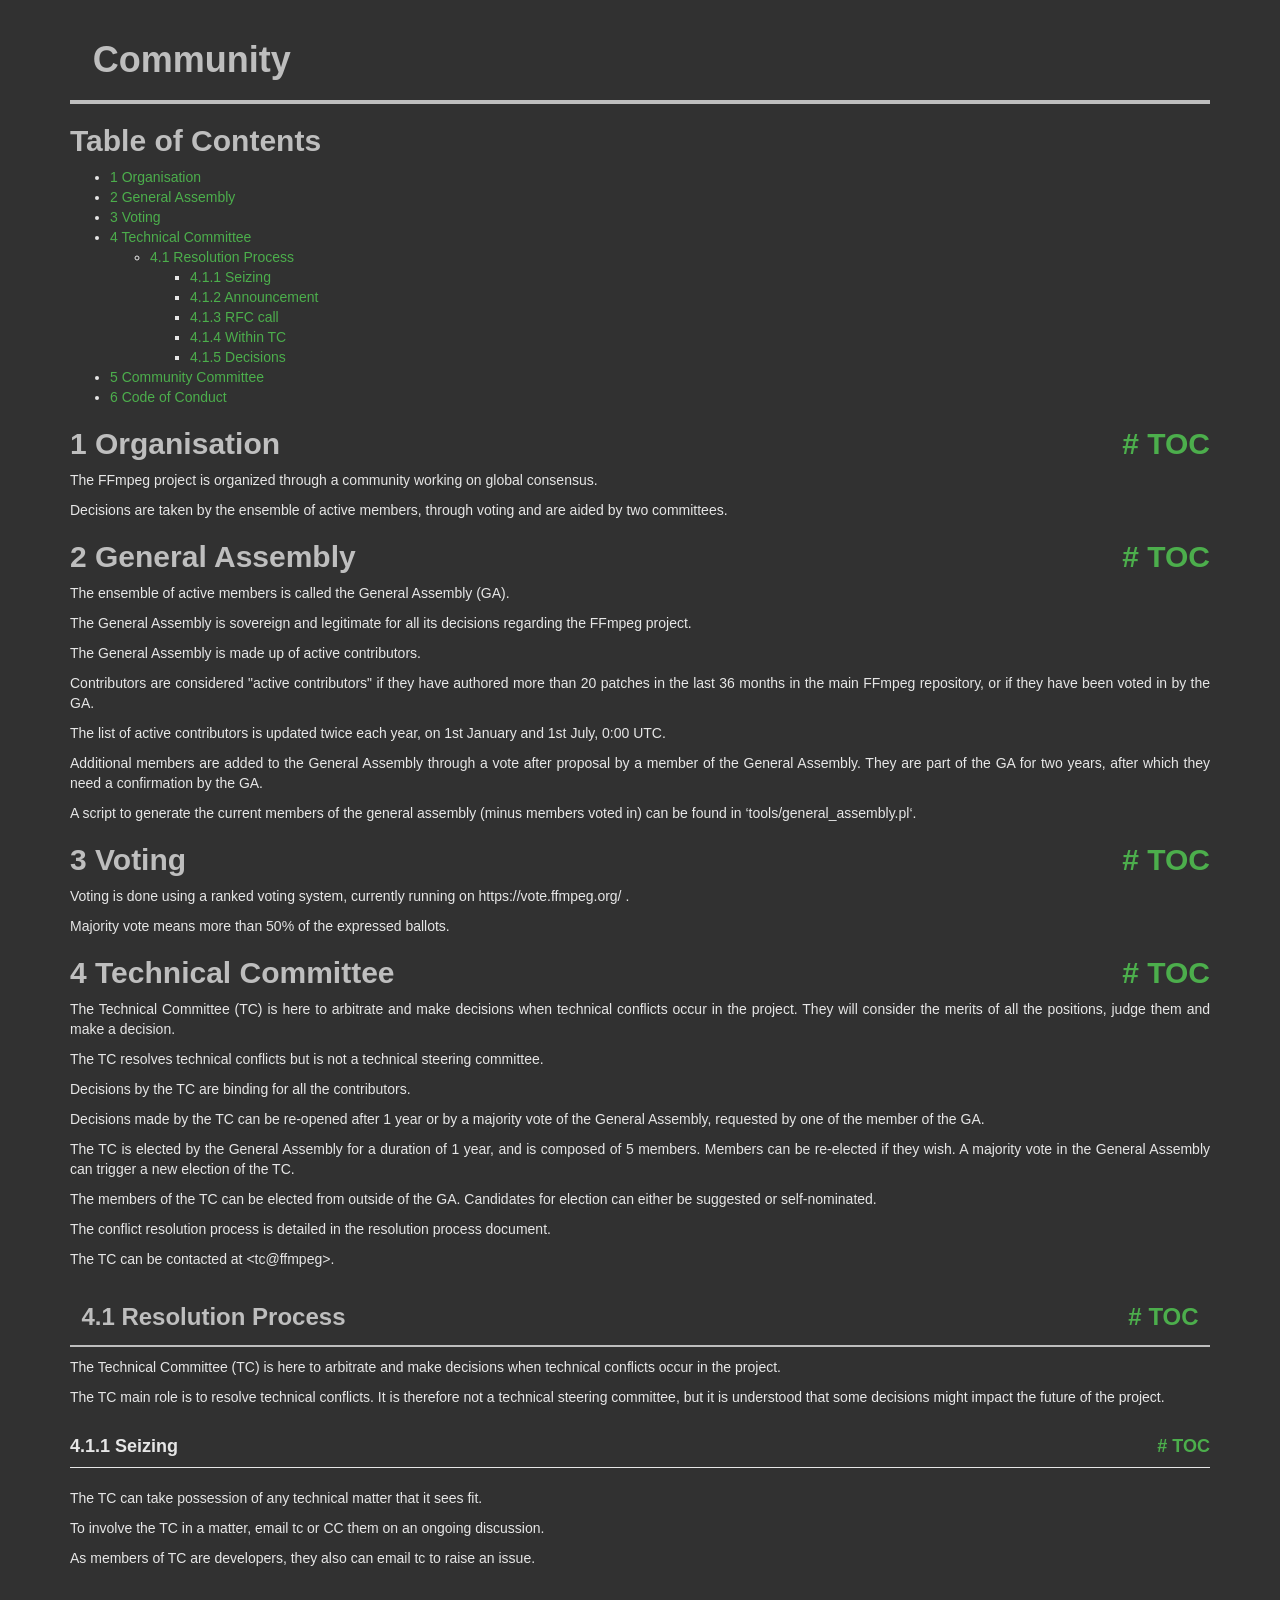
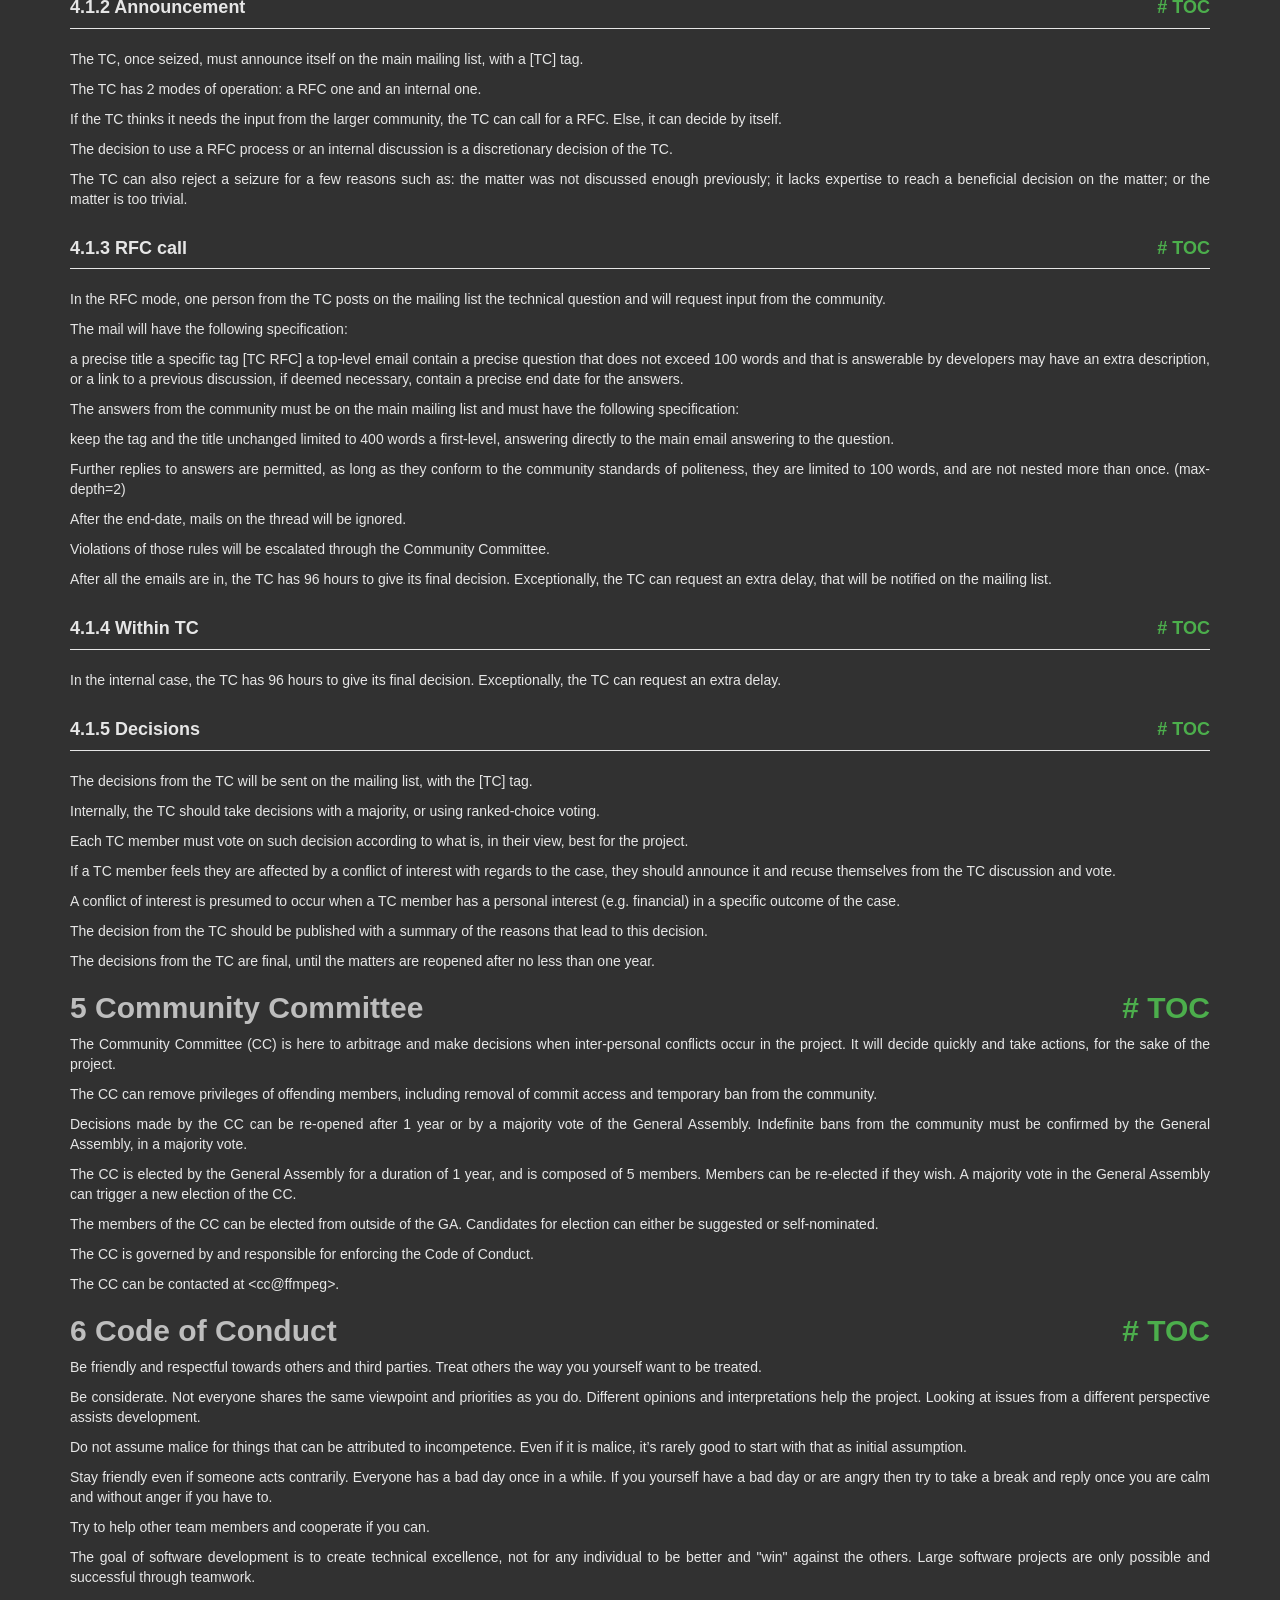
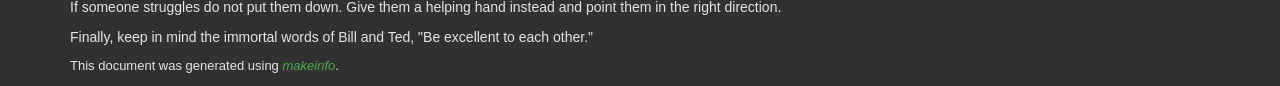
<file: ffmpeg/doc/community.html>
<!DOCTYPE html PUBLIC "-//W3C//DTD HTML 4.01 Transitional//EN" "http://www.w3.org/TR/html4/loose.dtd">
<html>
<!-- Created by GNU Texinfo 7.2, https://www.gnu.org/software/texinfo/ -->
  <head>
    <meta charset="utf-8">
    <title>
      Community
    </title>
    <meta name="viewport" content="width=device-width,initial-scale=1.0">
    <link rel="stylesheet" type="text/css" href="bootstrap.min.css">
    <link rel="stylesheet" type="text/css" href="style.min.css">
  </head>
  <body>
    <div class="container">
      <h1>
      Community
      </h1>


<a name="SEC_Top"></a>

<div class="region-contents" id="SEC_Contents">
<h2 class="contents-heading">Table of Contents</h2>

<div class="contents">

<ul class="toc-numbered-mark">
  <li><a id="toc-Organisation" href="#Organisation-1">1 Organisation</a></li>
  <li><a id="toc-General-Assembly" href="#General-Assembly-1">2 General Assembly</a></li>
  <li><a id="toc-Voting" href="#Voting-1">3 Voting</a></li>
  <li><a id="toc-Technical-Committee" href="#Technical-Committee-1">4 Technical Committee</a>
  <ul class="toc-numbered-mark">
    <li><a id="toc-Resolution-Process" href="#Resolution-Process-1">4.1 Resolution Process</a>
    <ul class="toc-numbered-mark">
      <li><a id="toc-Seizing" href="#Seizing">4.1.1 Seizing</a></li>
      <li><a id="toc-Announcement" href="#Announcement">4.1.2 Announcement</a></li>
      <li><a id="toc-RFC-call" href="#RFC-call">4.1.3 RFC call</a></li>
      <li><a id="toc-Within-TC" href="#Within-TC">4.1.4 Within TC</a></li>
      <li><a id="toc-Decisions" href="#Decisions">4.1.5 Decisions</a></li>
    </ul></li>
  </ul></li>
  <li><a id="toc-Community-Committee" href="#Community-Committee-1">5 Community Committee</a></li>
  <li><a id="toc-Code-of-Conduct" href="#Code-of-Conduct-1">6 Code of Conduct</a></li>
</ul>
</div>
</div>

<a class="anchor" id="Organisation"></a><a name="Organisation-1"></a>
<h2 class="chapter">1 Organisation<span class="pull-right"><a class="anchor hidden-xs" href="#Organisation" aria-hidden="true">#</a> <a class="anchor hidden-xs"href="#toc-Organisation" aria-hidden="true">TOC</a></span></h2>

<p>The FFmpeg project is organized through a community working on global consensus.
</p>
<p>Decisions are taken by the ensemble of active members, through voting and are aided by two committees.
</p>
<a class="anchor" id="General-Assembly"></a><a name="General-Assembly-1"></a>
<h2 class="chapter">2 General Assembly<span class="pull-right"><a class="anchor hidden-xs" href="#General-Assembly" aria-hidden="true">#</a> <a class="anchor hidden-xs"href="#toc-General-Assembly" aria-hidden="true">TOC</a></span></h2>

<p>The ensemble of active members is called the General Assembly (GA).
</p>
<p>The General Assembly is sovereign and legitimate for all its decisions regarding the FFmpeg project.
</p>
<p>The General Assembly is made up of active contributors.
</p>
<p>Contributors are considered &quot;active contributors&quot; if they have authored more than 20 patches in the last 36 months in the main FFmpeg repository, or if they have been voted in by the GA.
</p>
<p>The list of active contributors is updated twice each year, on 1st January and 1st July, 0:00 UTC.
</p>
<p>Additional members are added to the General Assembly through a vote after proposal by a member of the General Assembly. They are part of the GA for two years, after which they need a confirmation by the GA.
</p>
<p>A script to generate the current members of the general assembly (minus members voted in) can be found in &lsquo;tools/general_assembly.pl&lsquo;.
</p>
<a class="anchor" id="Voting"></a><a name="Voting-1"></a>
<h2 class="chapter">3 Voting<span class="pull-right"><a class="anchor hidden-xs" href="#Voting" aria-hidden="true">#</a> <a class="anchor hidden-xs"href="#toc-Voting" aria-hidden="true">TOC</a></span></h2>

<p>Voting is done using a ranked voting system, currently running on https://vote.ffmpeg.org/ .
</p>
<p>Majority vote means more than 50% of the expressed ballots.
</p>
<a class="anchor" id="Technical-Committee"></a><a name="Technical-Committee-1"></a>
<h2 class="chapter">4 Technical Committee<span class="pull-right"><a class="anchor hidden-xs" href="#Technical-Committee" aria-hidden="true">#</a> <a class="anchor hidden-xs"href="#toc-Technical-Committee" aria-hidden="true">TOC</a></span></h2>

<p>The Technical Committee (TC) is here to arbitrate and make decisions when technical conflicts occur in the project. They will consider the merits of all the positions, judge them and make a decision.
</p>
<p>The TC resolves technical conflicts but is not a technical steering committee.
</p>
<p>Decisions by the TC are binding for all the contributors.
</p>
<p>Decisions made by the TC can be re-opened after 1 year or by a majority vote of the General Assembly, requested by one of the member of the GA.
</p>
<p>The TC is elected by the General Assembly for a duration of 1 year, and is composed of 5 members. Members can be re-elected if they wish. A majority vote in the General Assembly can trigger a new election of the TC.
</p>
<p>The members of the TC can be elected from outside of the GA. Candidates for election can either be suggested or self-nominated.
</p>
<p>The conflict resolution process is detailed in the resolution process document.
</p>
<p>The TC can be contacted at &lt;tc@ffmpeg&gt;.
</p>
<a class="anchor" id="Resolution-Process"></a><a name="Resolution-Process-1"></a>
<h3 class="section">4.1 Resolution Process<span class="pull-right"><a class="anchor hidden-xs" href="#Resolution-Process" aria-hidden="true">#</a> <a class="anchor hidden-xs"href="#toc-Resolution-Process" aria-hidden="true">TOC</a></span></h3>

<p>The Technical Committee (TC) is here to arbitrate and make decisions when technical conflicts occur in the project.
</p>
<p>The TC main role is to resolve technical conflicts. It is therefore not a technical steering committee, but it is understood that some decisions might impact the future of the project.
</p>
<a name="Seizing"></a>
<h4 class="subsection">4.1.1 Seizing<span class="pull-right"><a class="anchor hidden-xs" href="#Seizing" aria-hidden="true">#</a> <a class="anchor hidden-xs"href="#toc-Seizing" aria-hidden="true">TOC</a></span></h4>

<p>The TC can take possession of any technical matter that it sees fit.
</p>
<p>To involve the TC in a matter, email tc&nbsp;or CC them on an ongoing discussion.
</p>
<p>As members of TC are developers, they also can email tc&nbsp;to raise an issue.
</p><a name="Announcement"></a>
<h4 class="subsection">4.1.2 Announcement<span class="pull-right"><a class="anchor hidden-xs" href="#Announcement" aria-hidden="true">#</a> <a class="anchor hidden-xs"href="#toc-Announcement" aria-hidden="true">TOC</a></span></h4>

<p>The TC, once seized, must announce itself on the main mailing list, with a [TC] tag.
</p>
<p>The TC has 2 modes of operation: a RFC one and an internal one.
</p>
<p>If the TC thinks it needs the input from the larger community, the TC can call for a RFC. Else, it can decide by itself.
</p>
<p>The decision to use a RFC process or an internal discussion is a discretionary decision of the TC.
</p>
<p>The TC can also reject a seizure for a few reasons such as: the matter was not discussed enough previously; it lacks expertise to reach a beneficial decision on the matter; or the matter is too trivial.
</p><a name="RFC-call"></a>
<h4 class="subsection">4.1.3 RFC call<span class="pull-right"><a class="anchor hidden-xs" href="#RFC-call" aria-hidden="true">#</a> <a class="anchor hidden-xs"href="#toc-RFC-call" aria-hidden="true">TOC</a></span></h4>

<p>In the RFC mode, one person from the TC posts on the mailing list the technical question and will request input from the community.
</p>
<p>The mail will have the following specification:
</p>
<p>a precise title
    a specific tag [TC RFC]
    a top-level email
    contain a precise question that does not exceed 100 words and that is answerable by developers
    may have an extra description, or a link to a previous discussion, if deemed necessary,
    contain a precise end date for the answers.
</p>
<p>The answers from the community must be on the main mailing list and must have the following specification:
</p>
<p>keep the tag and the title unchanged
    limited to 400 words
    a first-level, answering directly to the main email
    answering to the question.
</p>
<p>Further replies to answers are permitted, as long as they conform to the community standards of politeness, they are limited to 100 words, and are not nested more than once. (max-depth=2)
</p>
<p>After the end-date, mails on the thread will be ignored.
</p>
<p>Violations of those rules will be escalated through the Community Committee.
</p>
<p>After all the emails are in, the TC has 96 hours to give its final decision. Exceptionally, the TC can request an extra delay, that will be notified on the mailing list.
</p><a name="Within-TC"></a>
<h4 class="subsection">4.1.4 Within TC<span class="pull-right"><a class="anchor hidden-xs" href="#Within-TC" aria-hidden="true">#</a> <a class="anchor hidden-xs"href="#toc-Within-TC" aria-hidden="true">TOC</a></span></h4>

<p>In the internal case, the TC has 96 hours to give its final decision. Exceptionally, the TC can request an extra delay.
</p><a name="Decisions"></a>
<h4 class="subsection">4.1.5 Decisions<span class="pull-right"><a class="anchor hidden-xs" href="#Decisions" aria-hidden="true">#</a> <a class="anchor hidden-xs"href="#toc-Decisions" aria-hidden="true">TOC</a></span></h4>

<p>The decisions from the TC will be sent on the mailing list, with the [TC] tag.
</p>
<p>Internally, the TC should take decisions with a majority, or using ranked-choice voting.
</p>
<p>Each TC member must vote on such decision according to what is, in their view, best for the project.
</p>
<p>If a TC member feels they are affected by a conflict of interest with regards to the case, they should announce it and recuse themselves from the TC
discussion and vote.
</p>
<p>A conflict of interest is presumed to occur when a TC member has a personal interest (e.g. financial) in a specific outcome of the case.
</p>
<p>The decision from the TC should be published with a summary of the reasons that lead to this decision.
</p>
<p>The decisions from the TC are final, until the matters are reopened after no less than one year.
</p>
<a class="anchor" id="Community-Committee"></a><a name="Community-Committee-1"></a>
<h2 class="chapter">5 Community Committee<span class="pull-right"><a class="anchor hidden-xs" href="#Community-Committee" aria-hidden="true">#</a> <a class="anchor hidden-xs"href="#toc-Community-Committee" aria-hidden="true">TOC</a></span></h2>

<p>The Community Committee (CC) is here to arbitrage and make decisions when inter-personal conflicts occur in the project. It will decide quickly and take actions, for the sake of the project.
</p>
<p>The CC can remove privileges of offending members, including removal of commit access and temporary ban from the community.
</p>
<p>Decisions made by the CC can be re-opened after 1 year or by a majority vote of the General Assembly. Indefinite bans from the community must be confirmed by the General Assembly, in a majority vote.
</p>
<p>The CC is elected by the General Assembly for a duration of 1 year, and is composed of 5 members. Members can be re-elected if they wish. A majority vote in the General Assembly can trigger a new election of the CC.
</p>
<p>The members of the CC can be elected from outside of the GA. Candidates for election can either be suggested or self-nominated.
</p>
<p>The CC is governed by and responsible for enforcing the Code of Conduct.
</p>
<p>The CC can be contacted at &lt;cc@ffmpeg&gt;.
</p>
<a class="anchor" id="Code-of-Conduct"></a><a name="Code-of-Conduct-1"></a>
<h2 class="chapter">6 Code of Conduct<span class="pull-right"><a class="anchor hidden-xs" href="#Code-of-Conduct" aria-hidden="true">#</a> <a class="anchor hidden-xs"href="#toc-Code-of-Conduct" aria-hidden="true">TOC</a></span></h2>

<p>Be friendly and respectful towards others and third parties.
Treat others the way you yourself want to be treated.
</p>
<p>Be considerate. Not everyone shares the same viewpoint and priorities as you do.
Different opinions and interpretations help the project.
Looking at issues from a different perspective assists development.
</p>
<p>Do not assume malice for things that can be attributed to incompetence. Even if
it is malice, it&rsquo;s rarely good to start with that as initial assumption.
</p>
<p>Stay friendly even if someone acts contrarily. Everyone has a bad day
once in a while.
If you yourself have a bad day or are angry then try to take a break and reply
once you are calm and without anger if you have to.
</p>
<p>Try to help other team members and cooperate if you can.
</p>
<p>The goal of software development is to create technical excellence, not for any
individual to be better and &quot;win&quot; against the others. Large software projects
are only possible and successful through teamwork.
</p>
<p>If someone struggles do not put them down. Give them a helping hand
instead and point them in the right direction.
</p>
<p>Finally, keep in mind the immortal words of Bill and Ted,
&quot;Be excellent to each other.&quot;
</p>
      <p style="font-size: small;">
        This document was generated using <a class="uref" href="https://www.gnu.org/software/texinfo/"><em class="emph">makeinfo</em></a>.
      </p>
    </div>
  </body>
</html>
</file>
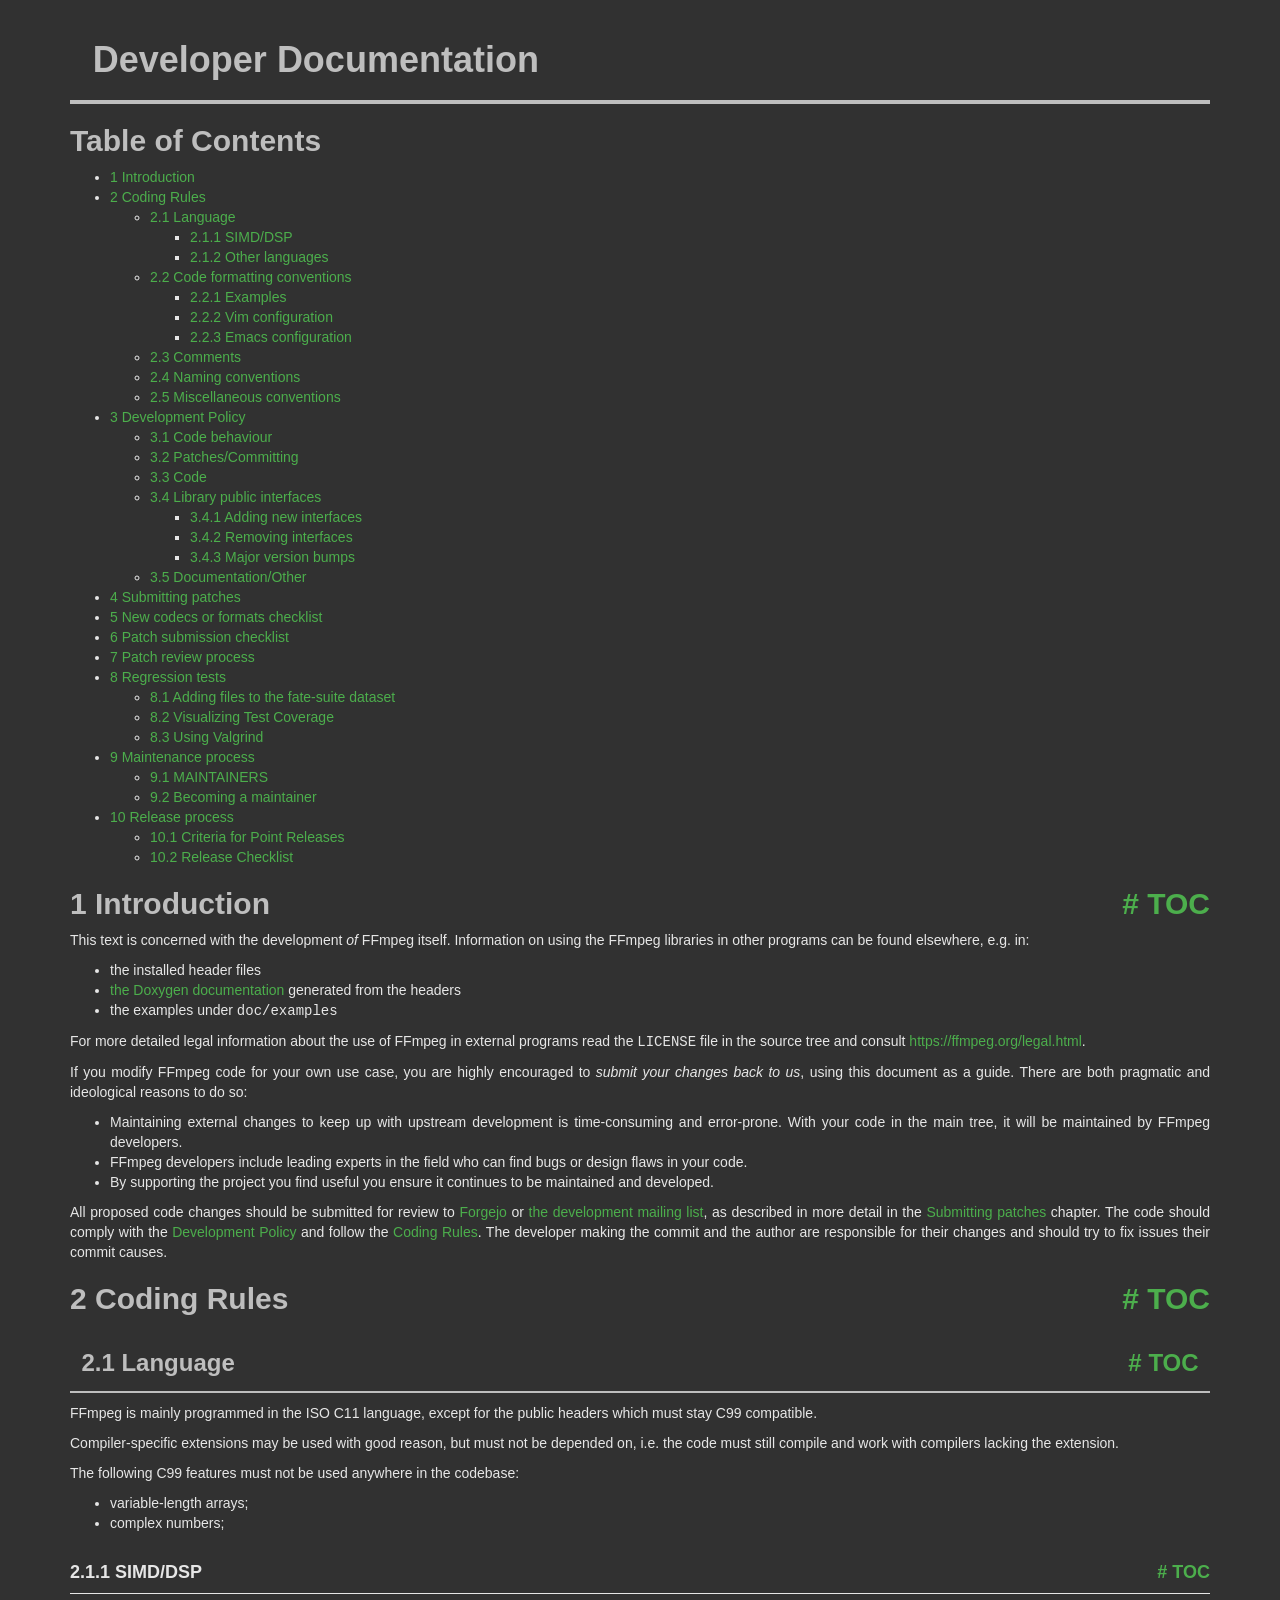
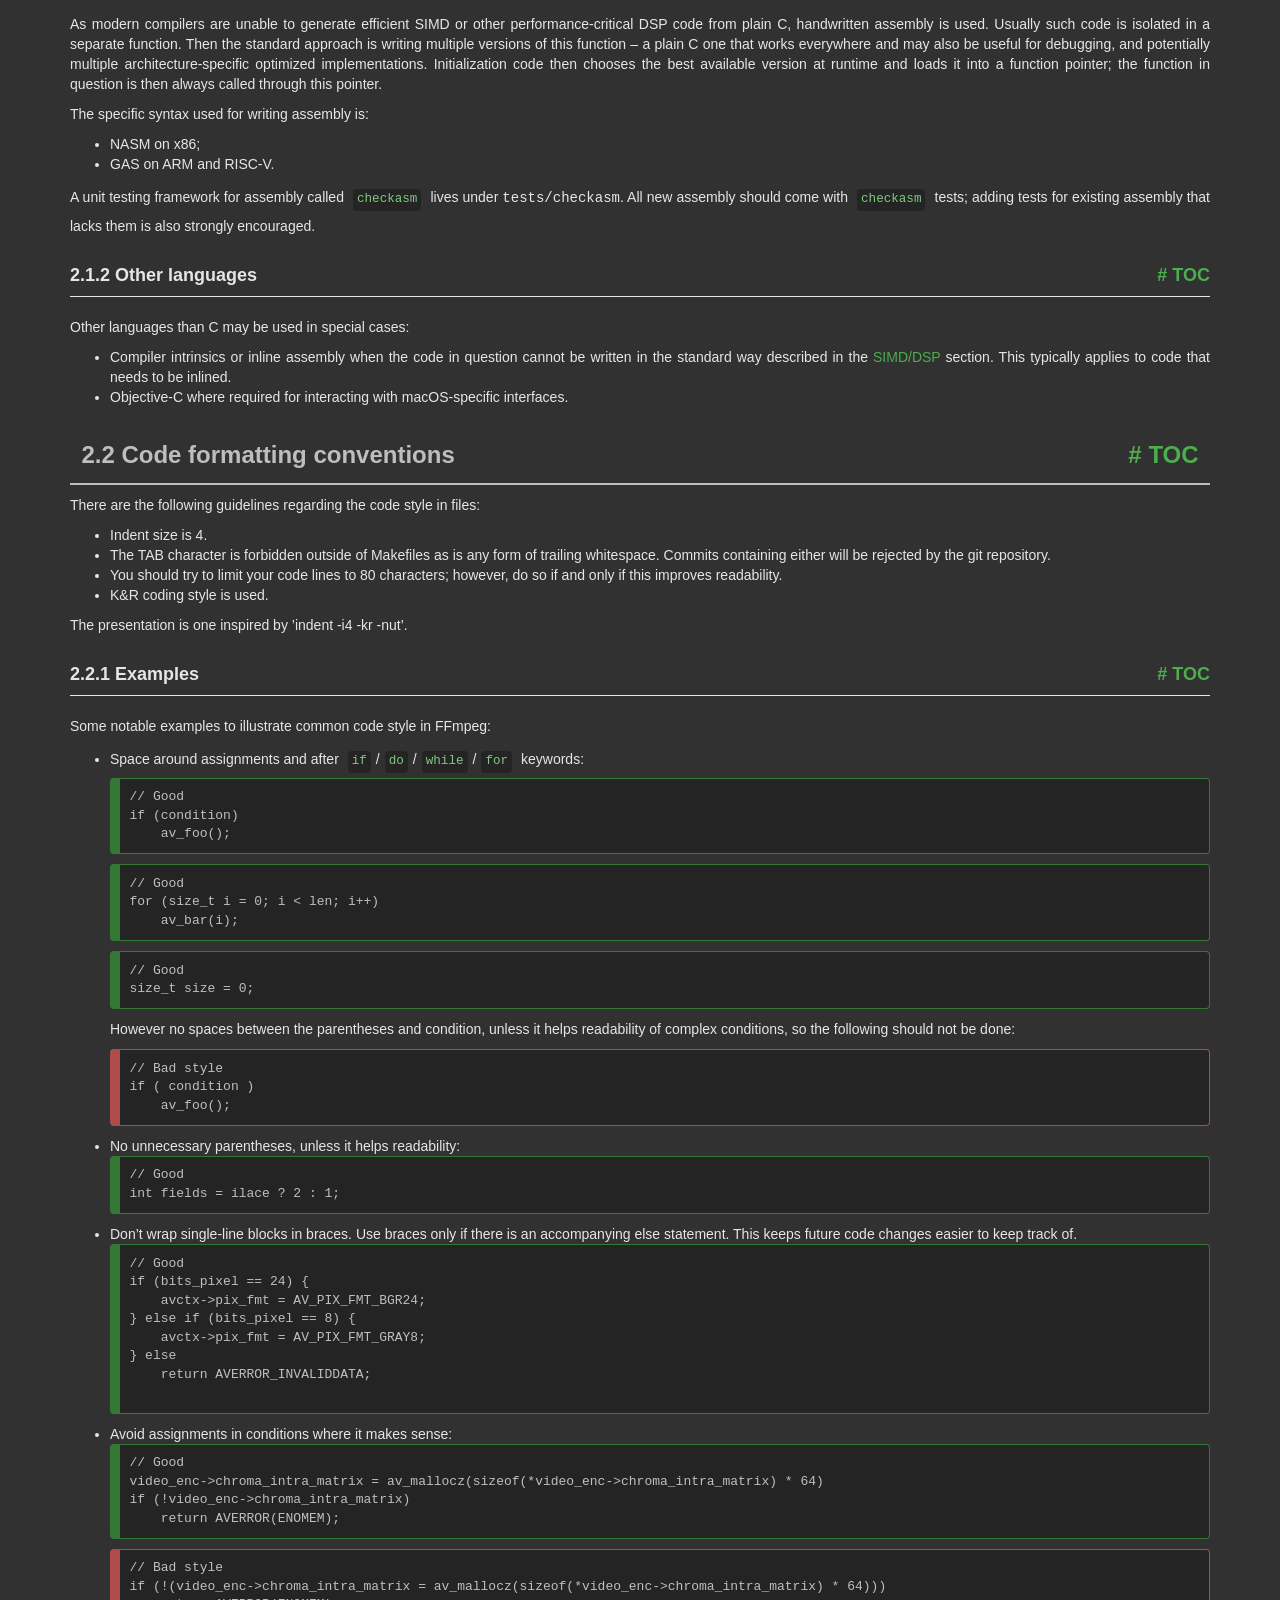
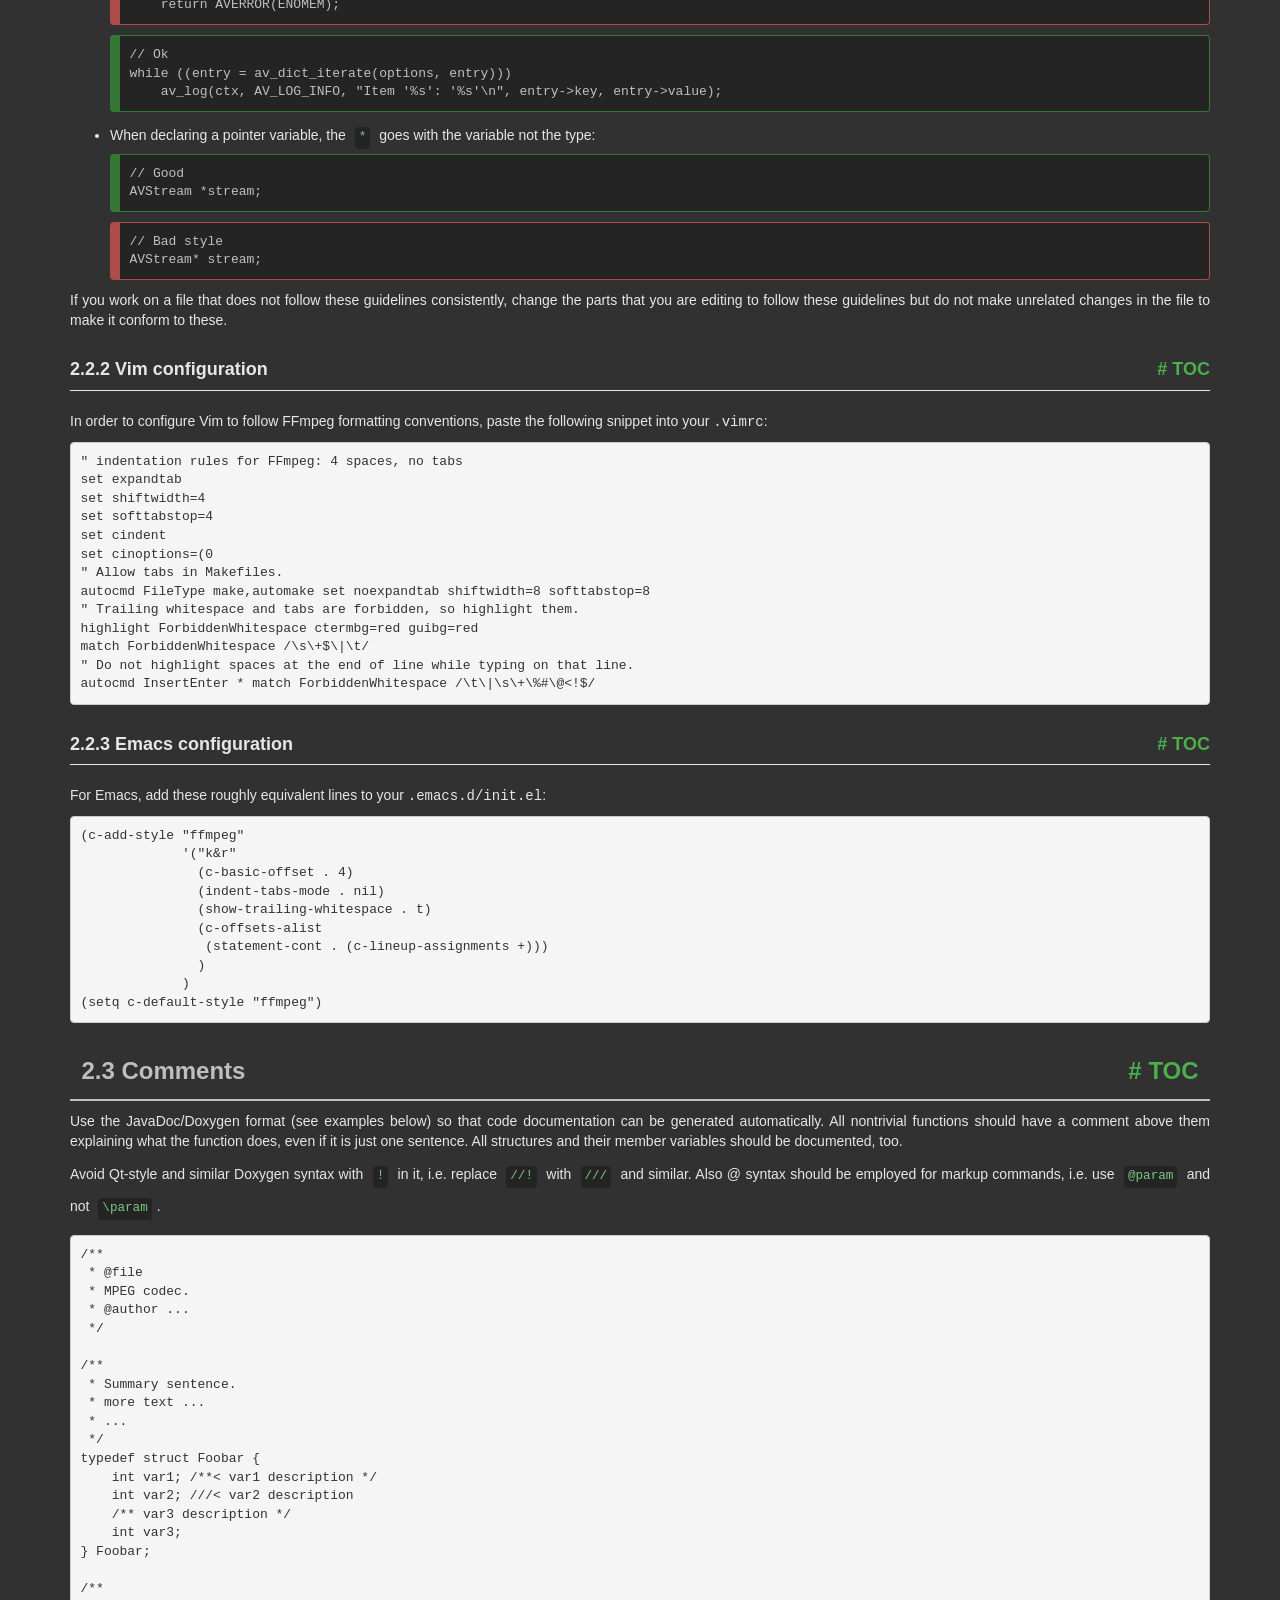
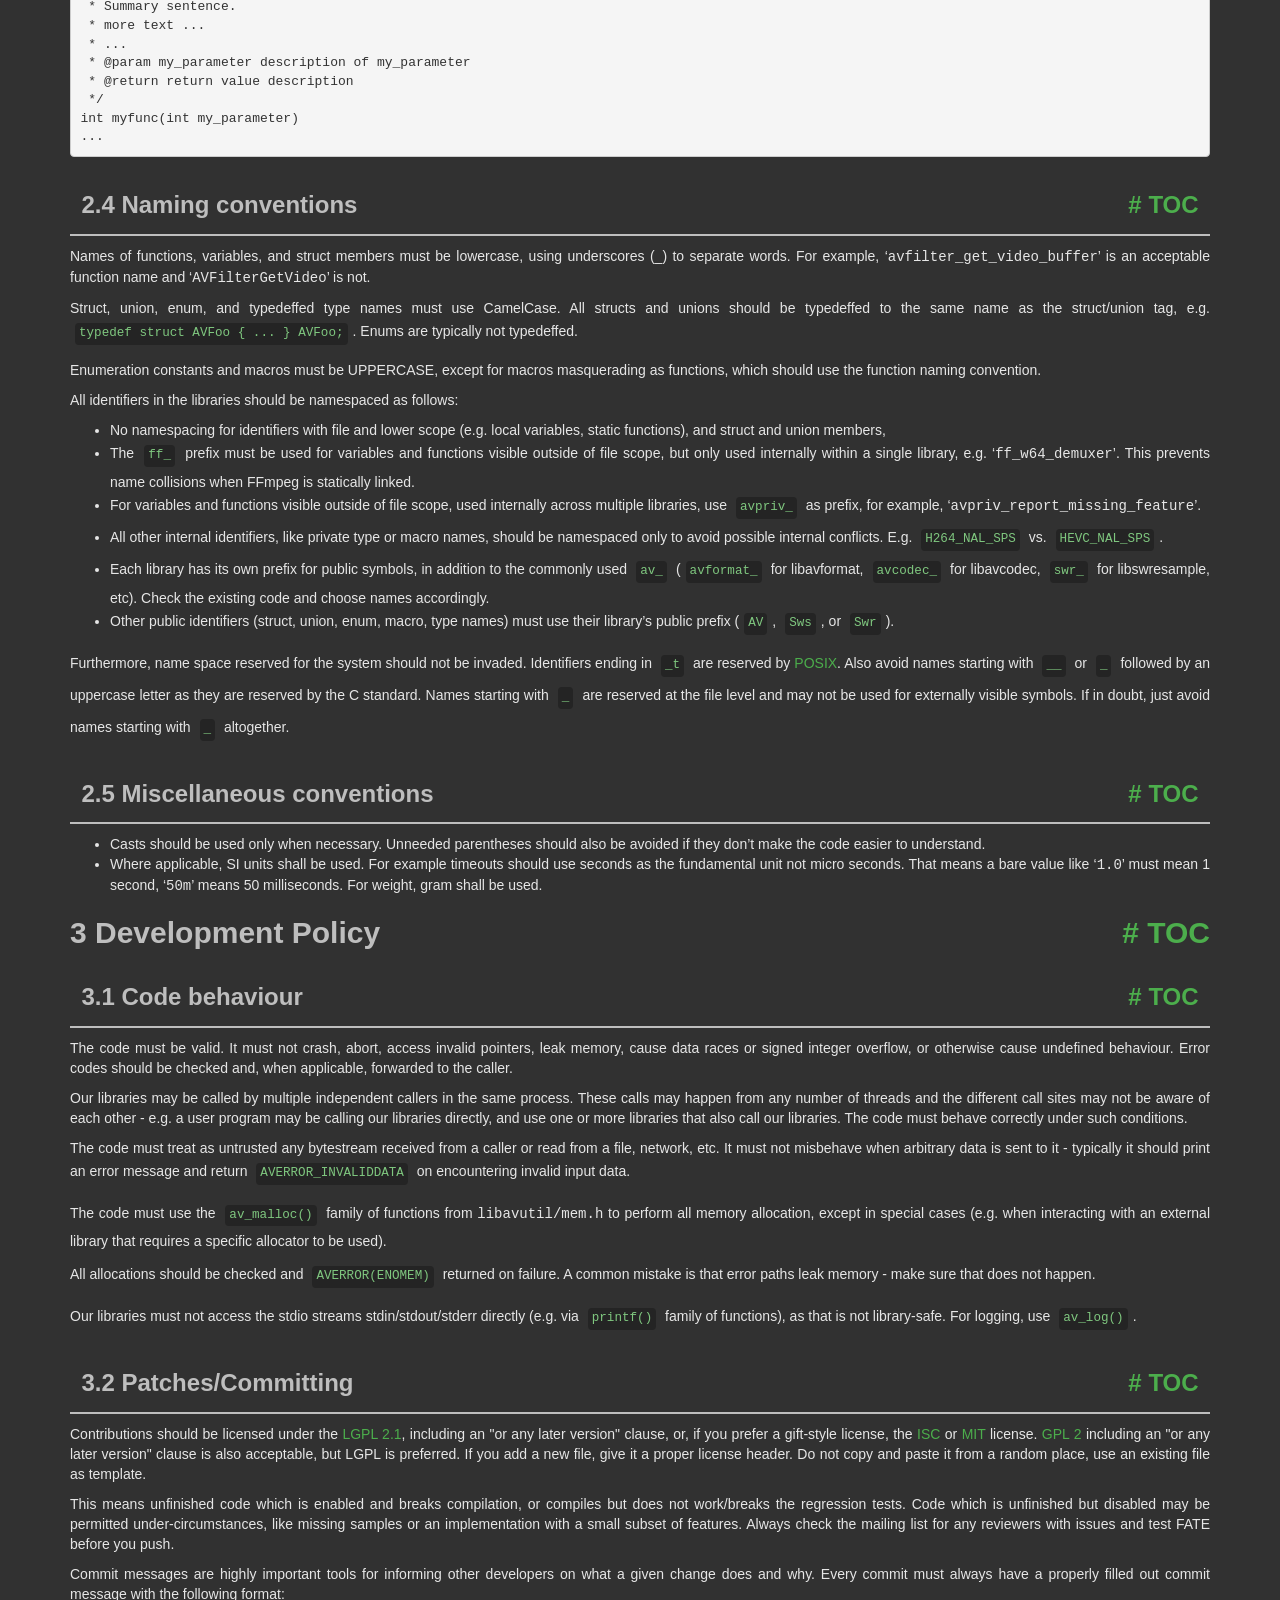
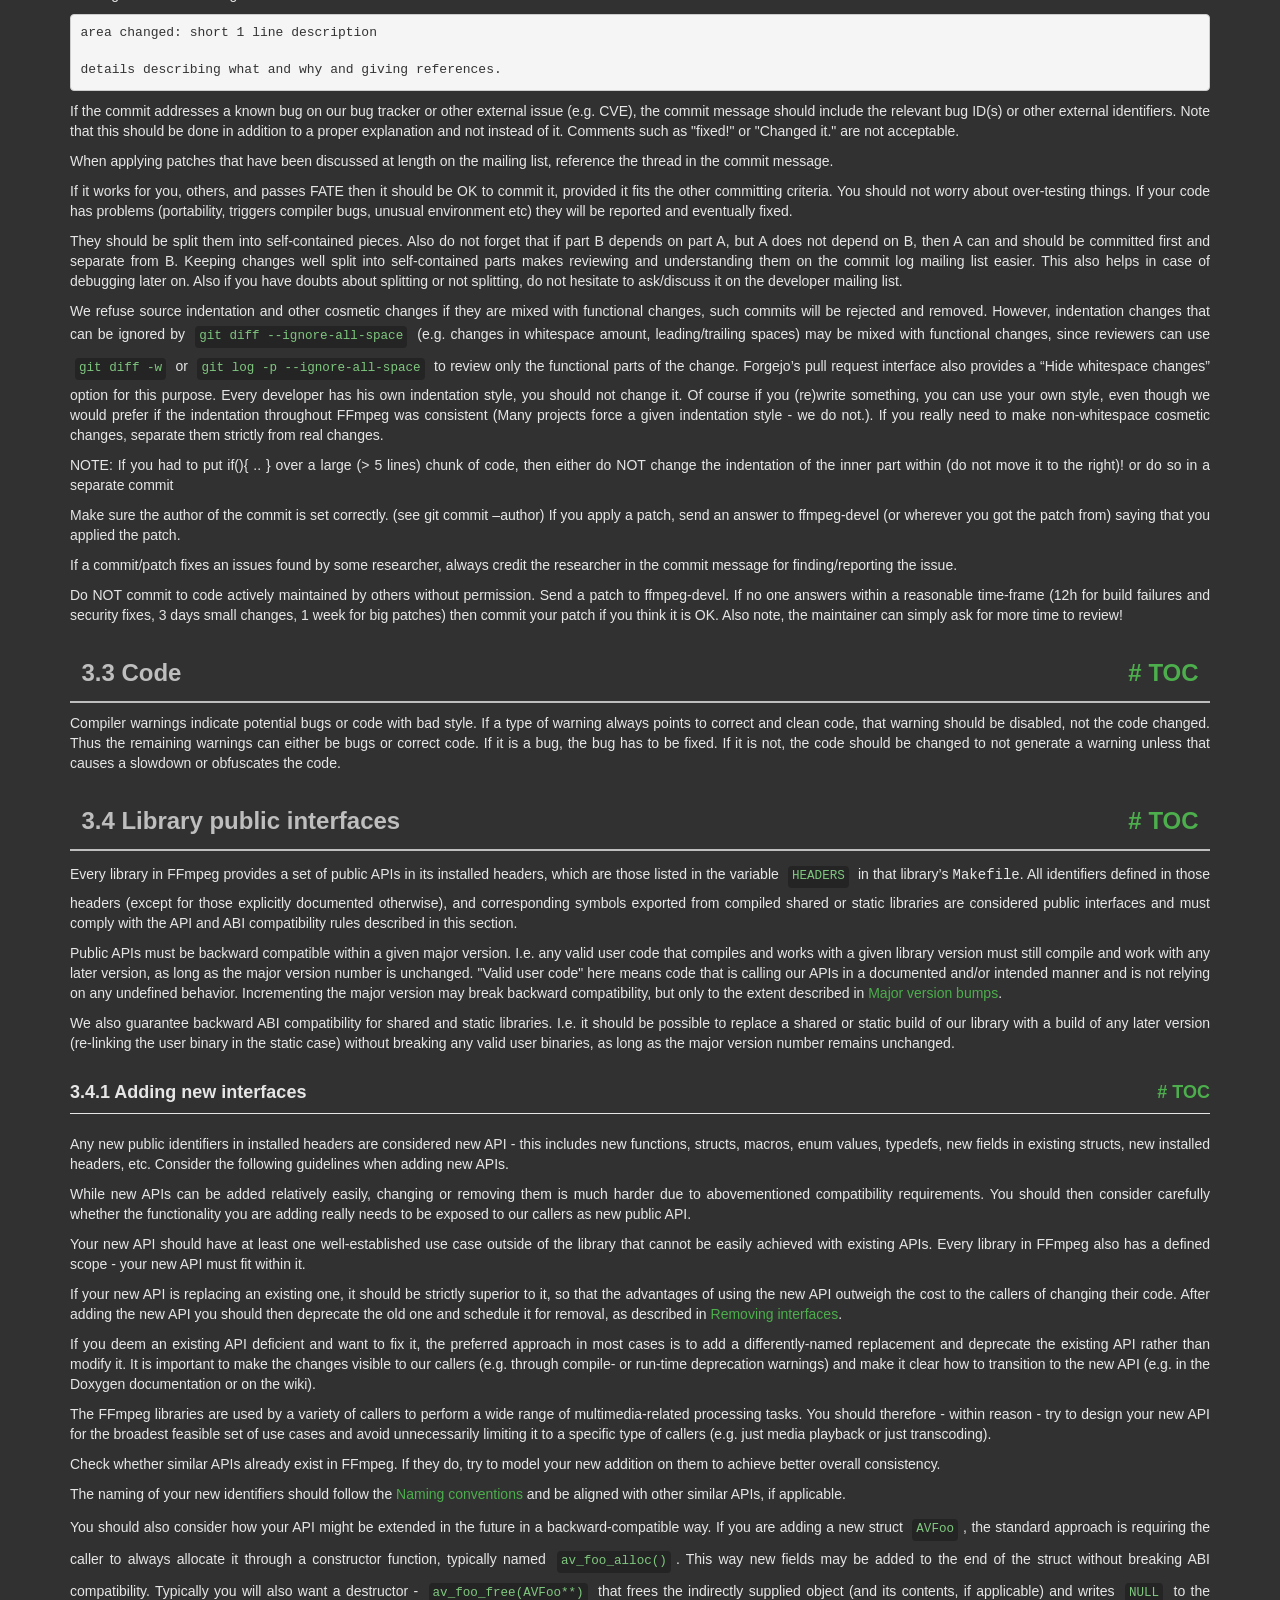
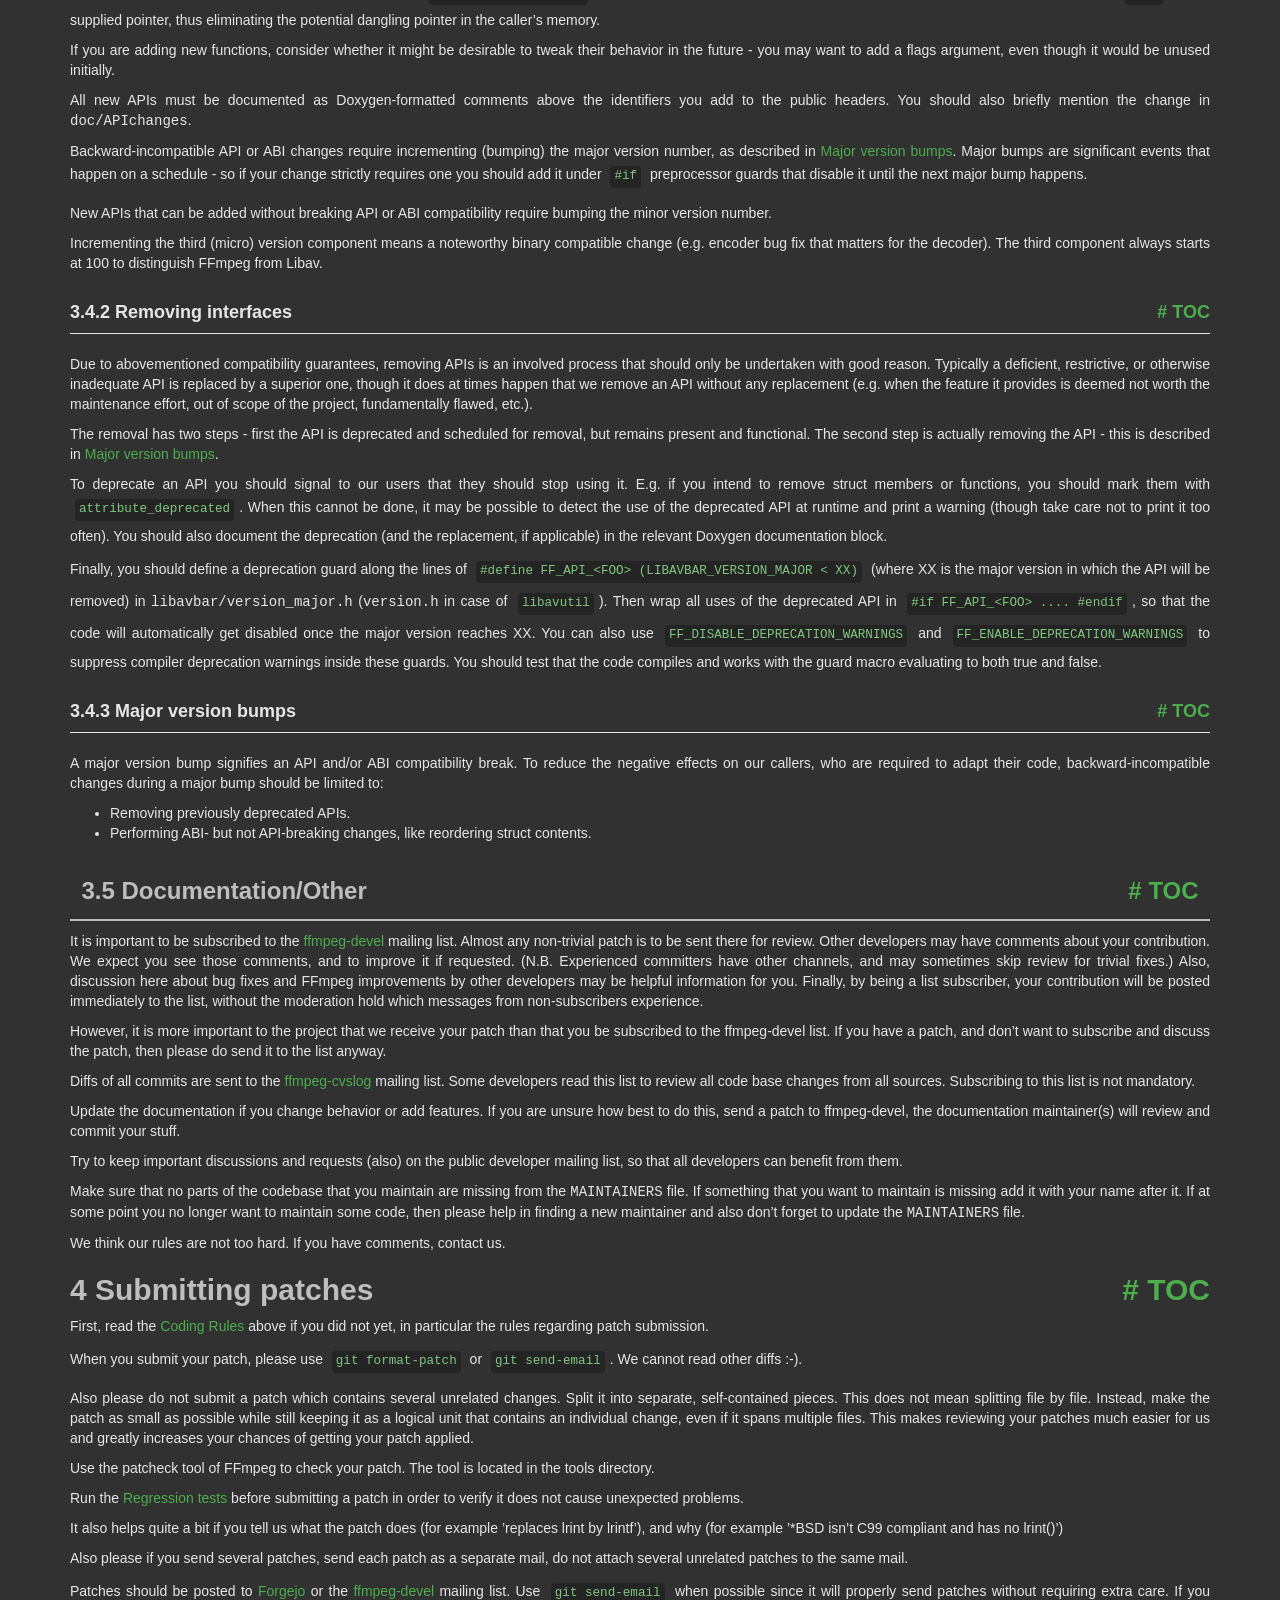
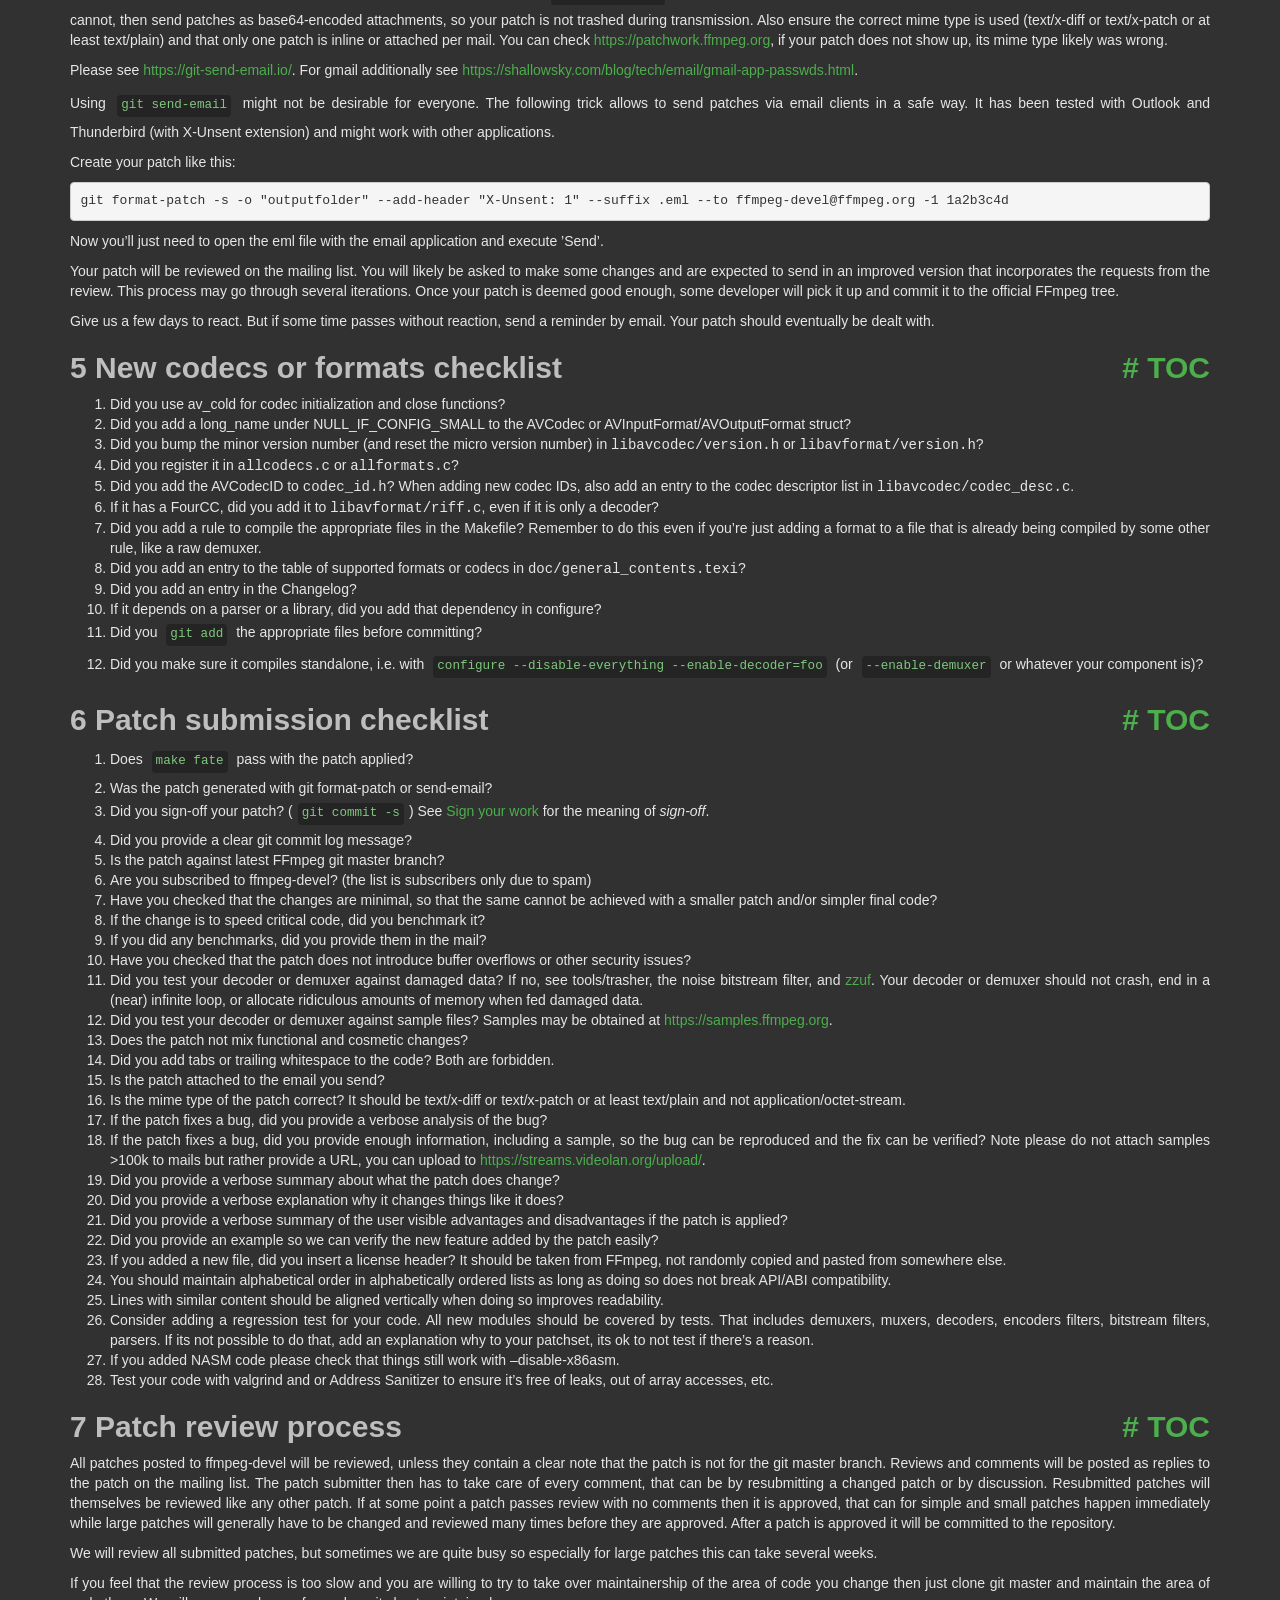
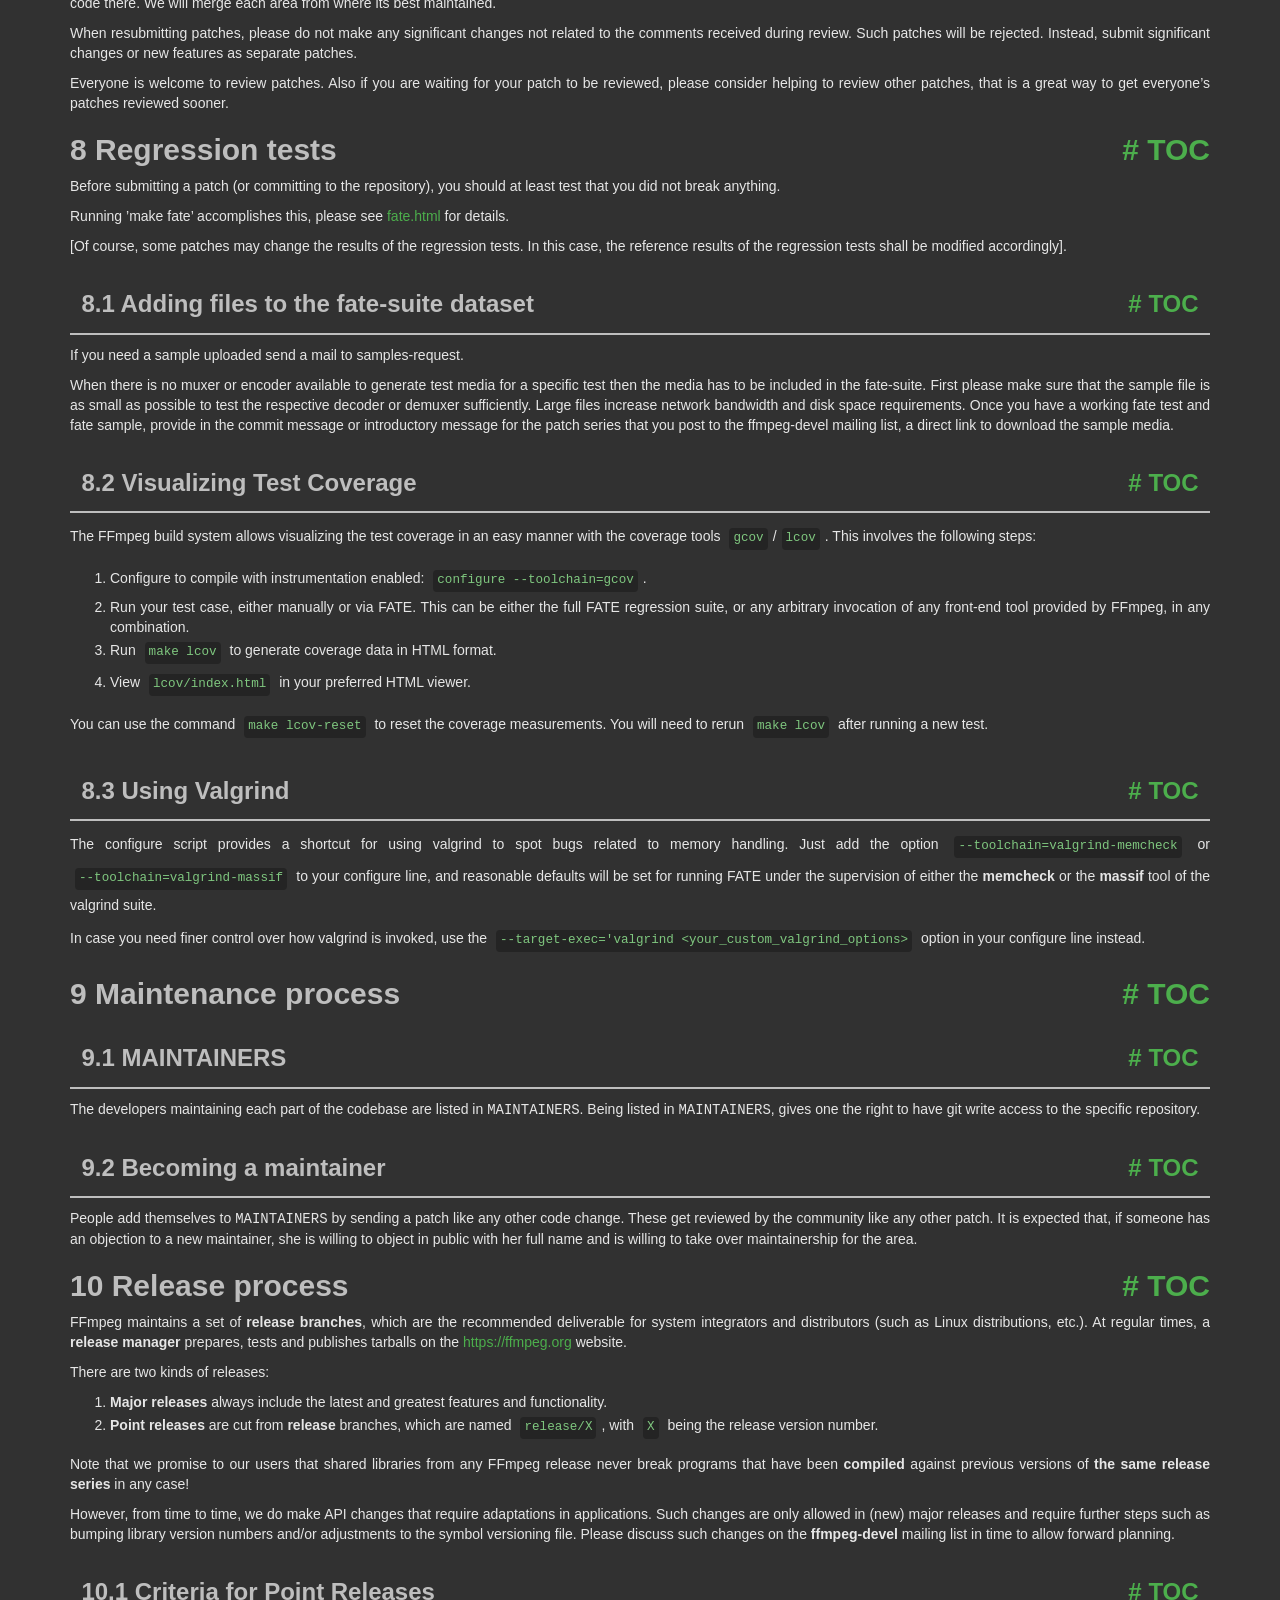
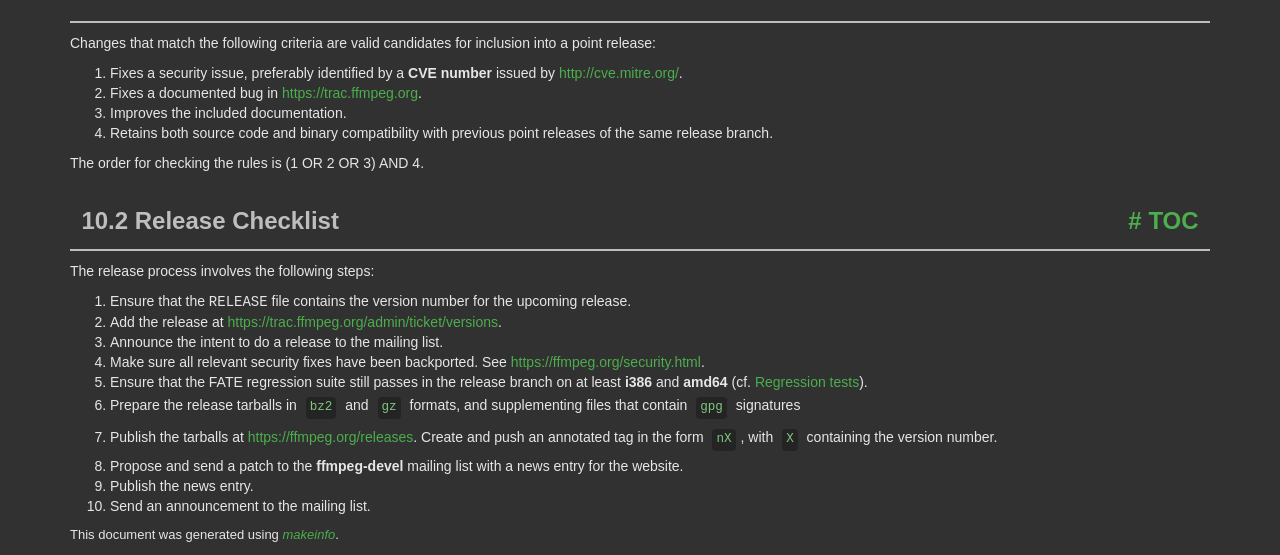
<file: ffmpeg/doc/developer.html>
<!DOCTYPE html PUBLIC "-//W3C//DTD HTML 4.01 Transitional//EN" "http://www.w3.org/TR/html4/loose.dtd">
<html>
<!-- Created by GNU Texinfo 7.2, https://www.gnu.org/software/texinfo/ -->
  <head>
    <meta charset="utf-8">
    <title>
      Developer Documentation
    </title>
    <meta name="viewport" content="width=device-width,initial-scale=1.0">
    <link rel="stylesheet" type="text/css" href="bootstrap.min.css">
    <link rel="stylesheet" type="text/css" href="style.min.css">
  </head>
  <body>
    <div class="container">
      <h1>
      Developer Documentation
      </h1>


<a name="SEC_Top"></a>

<div class="region-contents" id="SEC_Contents">
<h2 class="contents-heading">Table of Contents</h2>

<div class="contents">

<ul class="toc-numbered-mark">
  <li><a id="toc-Introduction" href="#Introduction">1 Introduction</a></li>
  <li><a id="toc-Coding-Rules" href="#Coding-Rules-1">2 Coding Rules</a>
  <ul class="toc-numbered-mark">
    <li><a id="toc-Language" href="#Language">2.1 Language</a>
    <ul class="toc-numbered-mark">
      <li><a id="toc-SIMD_002fDSP" href="#SIMD_002fDSP-1">2.1.1 SIMD/DSP</a></li>
      <li><a id="toc-Other-languages" href="#Other-languages">2.1.2 Other languages</a></li>
    </ul></li>
    <li><a id="toc-Code-formatting-conventions" href="#Code-formatting-conventions">2.2 Code formatting conventions</a>
    <ul class="toc-numbered-mark">
      <li><a id="toc-Examples" href="#Examples">2.2.1 Examples</a></li>
      <li><a id="toc-Vim-configuration" href="#Vim-configuration">2.2.2 Vim configuration</a></li>
      <li><a id="toc-Emacs-configuration" href="#Emacs-configuration">2.2.3 Emacs configuration</a></li>
    </ul></li>
    <li><a id="toc-Comments" href="#Comments">2.3 Comments</a></li>
    <li><a id="toc-Naming-conventions" href="#Naming-conventions-1">2.4 Naming conventions</a></li>
    <li><a id="toc-Miscellaneous-conventions" href="#Miscellaneous-conventions">2.5 Miscellaneous conventions</a></li>
  </ul></li>
  <li><a id="toc-Development-Policy" href="#Development-Policy-1">3 Development Policy</a>
  <ul class="toc-numbered-mark">
    <li><a id="toc-Code-behaviour" href="#Code-behaviour">3.1 Code behaviour</a></li>
    <li><a id="toc-Patches_002fCommitting" href="#Patches_002fCommitting">3.2 Patches/Committing</a></li>
    <li><a id="toc-Code" href="#Code">3.3 Code</a></li>
    <li><a id="toc-Library-public-interfaces" href="#Library-public-interfaces">3.4 Library public interfaces</a>
    <ul class="toc-numbered-mark">
      <li><a id="toc-Adding-new-interfaces" href="#Adding-new-interfaces">3.4.1 Adding new interfaces</a></li>
      <li><a id="toc-Removing-interfaces" href="#Removing-interfaces-1">3.4.2 Removing interfaces</a></li>
      <li><a id="toc-Major-version-bumps" href="#Major-version-bumps-1">3.4.3 Major version bumps</a></li>
    </ul></li>
    <li><a id="toc-Documentation_002fOther" href="#Documentation_002fOther">3.5 Documentation/Other</a></li>
  </ul></li>
  <li><a id="toc-Submitting-patches" href="#Submitting-patches-1">4 Submitting patches</a></li>
  <li><a id="toc-New-codecs-or-formats-checklist" href="#New-codecs-or-formats-checklist">5 New codecs or formats checklist</a></li>
  <li><a id="toc-Patch-submission-checklist" href="#Patch-submission-checklist">6 Patch submission checklist</a></li>
  <li><a id="toc-Patch-review-process" href="#Patch-review-process">7 Patch review process</a></li>
  <li><a id="toc-Regression-tests" href="#Regression-tests-1">8 Regression tests</a>
  <ul class="toc-numbered-mark">
    <li><a id="toc-Adding-files-to-the-fate_002dsuite-dataset" href="#Adding-files-to-the-fate_002dsuite-dataset">8.1 Adding files to the fate-suite dataset</a></li>
    <li><a id="toc-Visualizing-Test-Coverage" href="#Visualizing-Test-Coverage">8.2 Visualizing Test Coverage</a></li>
    <li><a id="toc-Using-Valgrind" href="#Using-Valgrind">8.3 Using Valgrind</a></li>
  </ul></li>
  <li><a id="toc-Maintenance-process" href="#Maintenance-process">9 Maintenance process</a>
  <ul class="toc-numbered-mark">
    <li><a id="toc-MAINTAINERS" href="#MAINTAINERS-1">9.1 MAINTAINERS</a></li>
    <li><a id="toc-Becoming-a-maintainer" href="#Becoming-a-maintainer-1">9.2 Becoming a maintainer</a></li>
  </ul></li>
  <li><a id="toc-Release-process" href="#Release-process-1">10 Release process</a>
  <ul class="toc-numbered-mark">
    <li><a id="toc-Criteria-for-Point-Releases" href="#Criteria-for-Point-Releases-1">10.1 Criteria for Point Releases</a></li>
    <li><a id="toc-Release-Checklist" href="#Release-Checklist">10.2 Release Checklist</a></li>
  </ul></li>
</ul>
</div>
</div>

<a name="Introduction"></a>
<h2 class="chapter">1 Introduction<span class="pull-right"><a class="anchor hidden-xs" href="#Introduction" aria-hidden="true">#</a> <a class="anchor hidden-xs"href="#toc-Introduction" aria-hidden="true">TOC</a></span></h2>

<p>This text is concerned with the development <em class="emph">of</em> FFmpeg itself. Information
on using the FFmpeg libraries in other programs can be found elsewhere, e.g. in:
</p><ul class="itemize mark-bullet">
<li>the installed header files
</li><li><a class="url" href="http://ffmpeg.org/doxygen/trunk/index.html">the Doxygen documentation</a>
generated from the headers
</li><li>the examples under <samp class="file">doc/examples</samp>
</li></ul>

<p>For more detailed legal information about the use of FFmpeg in
external programs read the <samp class="file">LICENSE</samp> file in the source tree and
consult <a class="url" href="https://ffmpeg.org/legal.html">https://ffmpeg.org/legal.html</a>.
</p>
<p>If you modify FFmpeg code for your own use case, you are highly encouraged to
<em class="emph">submit your changes back to us</em>, using this document as a guide. There are
both pragmatic and ideological reasons to do so:
</p><ul class="itemize mark-bullet">
<li>Maintaining external changes to keep up with upstream development is
time-consuming and error-prone. With your code in the main tree, it will be
maintained by FFmpeg developers.
</li><li>FFmpeg developers include leading experts in the field who can find bugs or
design flaws in your code.
</li><li>By supporting the project you find useful you ensure it continues to be
maintained and developed.
</li></ul>

<p>All proposed code changes should be submitted for review to
<a class="url" href="https://code.ffmpeg.org/FFmpeg/FFmpeg/pulls">Forgejo</a> or
<a class="url" href="mailto:ffmpeg-devel@ffmpeg.org">the development mailing list</a>, as
described in more detail in the <a class="ref" href="#Submitting-patches">Submitting patches</a> chapter. The code
should comply with the <a class="ref" href="#Development-Policy">Development Policy</a> and follow the <a class="ref" href="#Coding-Rules">Coding Rules</a>.
The developer making the commit and the author are responsible for their changes
and should try to fix issues their commit causes.
</p>
<a class="anchor" id="Coding-Rules"></a><a name="Coding-Rules-1"></a>
<h2 class="chapter">2 Coding Rules<span class="pull-right"><a class="anchor hidden-xs" href="#Coding-Rules" aria-hidden="true">#</a> <a class="anchor hidden-xs"href="#toc-Coding-Rules" aria-hidden="true">TOC</a></span></h2>

<a name="Language"></a>
<h3 class="section">2.1 Language<span class="pull-right"><a class="anchor hidden-xs" href="#Language" aria-hidden="true">#</a> <a class="anchor hidden-xs"href="#toc-Language" aria-hidden="true">TOC</a></span></h3>

<p>FFmpeg is mainly programmed in the ISO C11 language, except for the public
headers which must stay C99 compatible.
</p>
<p>Compiler-specific extensions may be used with good reason, but must not be
depended on, i.e. the code must still compile and work with compilers lacking
the extension.
</p>
<p>The following C99 features must not be used anywhere in the codebase:
</p><ul class="itemize mark-bullet">
<li>variable-length arrays;

</li><li>complex numbers;
</li></ul>

<a name="SIMD_002fDSP-1"></a>
<h4 class="subsection">2.1.1 SIMD/DSP<span class="pull-right"><a class="anchor hidden-xs" href="#SIMD_002fDSP" aria-hidden="true">#</a> <a class="anchor hidden-xs"href="#toc-SIMD_002fDSP" aria-hidden="true">TOC</a></span></h4>
<a class="anchor" id="SIMD_002fDSP"></a>
<p>As modern compilers are unable to generate efficient SIMD or other
performance-critical DSP code from plain C, handwritten assembly is used.
Usually such code is isolated in a separate function. Then the standard approach
is writing multiple versions of this function – a plain C one that works
everywhere and may also be useful for debugging, and potentially multiple
architecture-specific optimized implementations. Initialization code then
chooses the best available version at runtime and loads it into a function
pointer; the function in question is then always called through this pointer.
</p>
<p>The specific syntax used for writing assembly is:
</p><ul class="itemize mark-bullet">
<li>NASM on x86;

</li><li>GAS on ARM and RISC-V.
</li></ul>

<p>A unit testing framework for assembly called <code class="code">checkasm</code> lives under
<samp class="file">tests/checkasm</samp>. All new assembly should come with <code class="code">checkasm</code> tests;
adding tests for existing assembly that lacks them is also strongly encouraged.
</p>
<a name="Other-languages"></a>
<h4 class="subsection">2.1.2 Other languages<span class="pull-right"><a class="anchor hidden-xs" href="#Other-languages" aria-hidden="true">#</a> <a class="anchor hidden-xs"href="#toc-Other-languages" aria-hidden="true">TOC</a></span></h4>

<p>Other languages than C may be used in special cases:
</p><ul class="itemize mark-bullet">
<li>Compiler intrinsics or inline assembly when the code in question cannot be
written in the standard way described in the <a class="ref" href="#SIMD_002fDSP">SIMD/DSP</a> section. This
typically applies to code that needs to be inlined.

</li><li>Objective-C where required for interacting with macOS-specific interfaces.
</li></ul>

<a name="Code-formatting-conventions"></a>
<h3 class="section">2.2 Code formatting conventions<span class="pull-right"><a class="anchor hidden-xs" href="#Code-formatting-conventions" aria-hidden="true">#</a> <a class="anchor hidden-xs"href="#toc-Code-formatting-conventions" aria-hidden="true">TOC</a></span></h3>

<p>There are the following guidelines regarding the code style in files:
</p>
<ul class="itemize mark-bullet">
<li>Indent size is 4.

</li><li>The TAB character is forbidden outside of Makefiles as is any
form of trailing whitespace. Commits containing either will be
rejected by the git repository.

</li><li>You should try to limit your code lines to 80 characters; however, do so if
and only if this improves readability.

</li><li>K&amp;R coding style is used.
</li></ul>
<p>The presentation is one inspired by &rsquo;indent -i4 -kr -nut&rsquo;.
</p>
<a name="Examples"></a>
<h4 class="subsection">2.2.1 Examples<span class="pull-right"><a class="anchor hidden-xs" href="#Examples" aria-hidden="true">#</a> <a class="anchor hidden-xs"href="#toc-Examples" aria-hidden="true">TOC</a></span></h4>
<p>Some notable examples to illustrate common code style in FFmpeg:
</p>
<ul class="itemize mark-bullet">
<li>Space around assignments and after
<code class="code">if</code>/<code class="code">do</code>/<code class="code">while</code>/<code class="code">for</code> keywords:

<div class="example user-c user-good">
<pre class="example-preformatted">// Good
if (condition)
    av_foo();
</pre></div>

<div class="example user-c user-good">
<pre class="example-preformatted">// Good
for (size_t i = 0; i &lt; len; i++)
    av_bar(i);
</pre></div>

<div class="example user-c user-good">
<pre class="example-preformatted">// Good
size_t size = 0;
</pre></div>

<p>However no spaces between the parentheses and condition, unless it helps
readability of complex conditions, so the following should not be done:
</p>
<div class="example user-c user-bad">
<pre class="example-preformatted">// Bad style
if ( condition )
    av_foo();
</pre></div>

</li><li>No unnecessary parentheses, unless it helps readability:

<div class="example user-c user-good">
<pre class="example-preformatted">// Good
int fields = ilace ? 2 : 1;
</pre></div>

</li><li>Don&rsquo;t wrap single-line blocks in braces. Use braces only if there is an accompanying else statement. This keeps future code changes easier to keep track of.

<div class="example user-c user-good">
<pre class="example-preformatted">// Good
if (bits_pixel == 24) {
    avctx-&gt;pix_fmt = AV_PIX_FMT_BGR24;
} else if (bits_pixel == 8) {
    avctx-&gt;pix_fmt = AV_PIX_FMT_GRAY8;
} else
    return AVERROR_INVALIDDATA;

</pre></div>

</li><li>Avoid assignments in conditions where it makes sense:

<div class="example user-c user-good">
<pre class="example-preformatted">// Good
video_enc-&gt;chroma_intra_matrix = av_mallocz(sizeof(*video_enc-&gt;chroma_intra_matrix) * 64)
if (!video_enc-&gt;chroma_intra_matrix)
    return AVERROR(ENOMEM);
</pre></div>

<div class="example user-c user-bad">
<pre class="example-preformatted">// Bad style
if (!(video_enc-&gt;chroma_intra_matrix = av_mallocz(sizeof(*video_enc-&gt;chroma_intra_matrix) * 64)))
    return AVERROR(ENOMEM);
</pre></div>

<div class="example user-c user-good">
<pre class="example-preformatted">// Ok
while ((entry = av_dict_iterate(options, entry)))
    av_log(ctx, AV_LOG_INFO, &quot;Item '%s': '%s'\n&quot;, entry-&gt;key, entry-&gt;value);
</pre></div>

</li><li>When declaring a pointer variable, the <code class="code">*</code> goes with the variable not the type:

<div class="example user-c user-good">
<pre class="example-preformatted">// Good
AVStream *stream;
</pre></div>

<div class="example user-c user-bad">
<pre class="example-preformatted">// Bad style
AVStream* stream;
</pre></div>

</li></ul>

<p>If you work on a file that does not follow these guidelines consistently,
change the parts that you are editing to follow these guidelines but do
not make unrelated changes in the file to make it conform to these.
</p>
<a name="Vim-configuration"></a>
<h4 class="subsection">2.2.2 Vim configuration<span class="pull-right"><a class="anchor hidden-xs" href="#Vim-configuration" aria-hidden="true">#</a> <a class="anchor hidden-xs"href="#toc-Vim-configuration" aria-hidden="true">TOC</a></span></h4>
<p>In order to configure Vim to follow FFmpeg formatting conventions, paste
the following snippet into your <samp class="file">.vimrc</samp>:
</p><div class="example">
<pre class="example-preformatted">&quot; indentation rules for FFmpeg: 4 spaces, no tabs
set expandtab
set shiftwidth=4
set softtabstop=4
set cindent
set cinoptions=(0
&quot; Allow tabs in Makefiles.
autocmd FileType make,automake set noexpandtab shiftwidth=8 softtabstop=8
&quot; Trailing whitespace and tabs are forbidden, so highlight them.
highlight ForbiddenWhitespace ctermbg=red guibg=red
match ForbiddenWhitespace /\s\+$\|\t/
&quot; Do not highlight spaces at the end of line while typing on that line.
autocmd InsertEnter * match ForbiddenWhitespace /\t\|\s\+\%#\@&lt;!$/
</pre></div>

<a name="Emacs-configuration"></a>
<h4 class="subsection">2.2.3 Emacs configuration<span class="pull-right"><a class="anchor hidden-xs" href="#Emacs-configuration" aria-hidden="true">#</a> <a class="anchor hidden-xs"href="#toc-Emacs-configuration" aria-hidden="true">TOC</a></span></h4>
<p>For Emacs, add these roughly equivalent lines to your <samp class="file">.emacs.d/init.el</samp>:
</p><div class="example lisp">
<pre class="lisp-preformatted">(c-add-style &quot;ffmpeg&quot;
             '(&quot;k&amp;r&quot;
               (c-basic-offset . 4)
               (indent-tabs-mode . nil)
               (show-trailing-whitespace . t)
               (c-offsets-alist
                (statement-cont . (c-lineup-assignments +)))
               )
             )
(setq c-default-style &quot;ffmpeg&quot;)
</pre></div>

<a name="Comments"></a>
<h3 class="section">2.3 Comments<span class="pull-right"><a class="anchor hidden-xs" href="#Comments" aria-hidden="true">#</a> <a class="anchor hidden-xs"href="#toc-Comments" aria-hidden="true">TOC</a></span></h3>
<p>Use the JavaDoc/Doxygen  format (see examples below) so that code documentation
can be generated automatically. All nontrivial functions should have a comment
above them explaining what the function does, even if it is just one sentence.
All structures and their member variables should be documented, too.
</p>
<p>Avoid Qt-style and similar Doxygen syntax with <code class="code">!</code> in it, i.e. replace
<code class="code">//!</code> with <code class="code">///</code> and similar.  Also @ syntax should be employed
for markup commands, i.e. use <code class="code">@param</code> and not <code class="code">\param</code>.
</p>
<div class="example">
<pre class="example-preformatted">/**
 * @file
 * MPEG codec.
 * @author ...
 */

/**
 * Summary sentence.
 * more text ...
 * ...
 */
typedef struct Foobar {
    int var1; /**&lt; var1 description */
    int var2; ///&lt; var2 description
    /** var3 description */
    int var3;
} Foobar;

/**
 * Summary sentence.
 * more text ...
 * ...
 * @param my_parameter description of my_parameter
 * @return return value description
 */
int myfunc(int my_parameter)
...
</pre></div>

<a class="anchor" id="Naming-conventions"></a><a name="Naming-conventions-1"></a>
<h3 class="section">2.4 Naming conventions<span class="pull-right"><a class="anchor hidden-xs" href="#Naming-conventions" aria-hidden="true">#</a> <a class="anchor hidden-xs"href="#toc-Naming-conventions" aria-hidden="true">TOC</a></span></h3>

<p>Names of functions, variables, and struct members must be lowercase, using
underscores (_) to separate words. For example, &lsquo;<samp class="samp">avfilter_get_video_buffer</samp>&rsquo;
is an acceptable function name and &lsquo;<samp class="samp">AVFilterGetVideo</samp>&rsquo; is not.
</p>
<p>Struct, union, enum, and typedeffed type names must use CamelCase. All structs
and unions should be typedeffed to the same name as the struct/union tag, e.g.
<code class="code">typedef struct AVFoo { ... } AVFoo;</code>. Enums are typically not
typedeffed.
</p>
<p>Enumeration constants and macros must be UPPERCASE, except for macros
masquerading as functions, which should use the function naming convention.
</p>
<p>All identifiers in the libraries should be namespaced as follows:
</p><ul class="itemize mark-bullet">
<li>No namespacing for identifiers with file and lower scope (e.g. local variables,
static functions), and struct and union members,

</li><li>The <code class="code">ff_</code> prefix must be used for variables and functions visible outside
of file scope, but only used internally within a single library, e.g.
&lsquo;<samp class="samp">ff_w64_demuxer</samp>&rsquo;. This prevents name collisions when FFmpeg is statically
linked.

</li><li>For variables and functions visible outside of file scope, used internally
across multiple libraries, use <code class="code">avpriv_</code> as prefix, for example,
&lsquo;<samp class="samp">avpriv_report_missing_feature</samp>&rsquo;.

</li><li>All other internal identifiers, like private type or macro names, should be
namespaced only to avoid possible internal conflicts. E.g. <code class="code">H264_NAL_SPS</code>
vs. <code class="code">HEVC_NAL_SPS</code>.

</li><li>Each library has its own prefix for public symbols, in addition to the
commonly used <code class="code">av_</code> (<code class="code">avformat_</code> for libavformat,
<code class="code">avcodec_</code> for libavcodec, <code class="code">swr_</code> for libswresample, etc).
Check the existing code and choose names accordingly.

</li><li>Other public identifiers (struct, union, enum, macro, type names) must use their
library&rsquo;s public prefix (<code class="code">AV</code>, <code class="code">Sws</code>, or <code class="code">Swr</code>).
</li></ul>

<p>Furthermore, name space reserved for the system should not be invaded.
Identifiers ending in <code class="code">_t</code> are reserved by
<a class="url" href="http://pubs.opengroup.org/onlinepubs/007904975/functions/xsh_chap02_02.html#tag_02_02_02">POSIX</a>.
Also avoid names starting with <code class="code">__</code> or <code class="code">_</code> followed by an uppercase
letter as they are reserved by the C standard. Names starting with <code class="code">_</code>
are reserved at the file level and may not be used for externally visible
symbols. If in doubt, just avoid names starting with <code class="code">_</code> altogether.
</p>
<a name="Miscellaneous-conventions"></a>
<h3 class="section">2.5 Miscellaneous conventions<span class="pull-right"><a class="anchor hidden-xs" href="#Miscellaneous-conventions" aria-hidden="true">#</a> <a class="anchor hidden-xs"href="#toc-Miscellaneous-conventions" aria-hidden="true">TOC</a></span></h3>

<ul class="itemize mark-bullet">
<li>Casts should be used only when necessary. Unneeded parentheses
should also be avoided if they don&rsquo;t make the code easier to understand.
</li><li>Where applicable, SI units shall be used. For example timeouts should use seconds as the fundamental unit not micro seconds.
That means a bare value like &lsquo;<samp class="samp">1.0</samp>&rsquo; must mean 1 second, &lsquo;<samp class="samp">50m</samp>&rsquo; means 50 milliseconds. For weight, gram shall be used.
</li></ul>

<a class="anchor" id="Development-Policy"></a><a name="Development-Policy-1"></a>
<h2 class="chapter">3 Development Policy<span class="pull-right"><a class="anchor hidden-xs" href="#Development-Policy" aria-hidden="true">#</a> <a class="anchor hidden-xs"href="#toc-Development-Policy" aria-hidden="true">TOC</a></span></h2>

<a name="Code-behaviour"></a>
<h3 class="section">3.1 Code behaviour<span class="pull-right"><a class="anchor hidden-xs" href="#Code-behaviour" aria-hidden="true">#</a> <a class="anchor hidden-xs"href="#toc-Code-behaviour" aria-hidden="true">TOC</a></span></h3>

<a name="Correctness"></a>
<p>The code must be valid. It must not crash, abort, access invalid pointers, leak
memory, cause data races or signed integer overflow, or otherwise cause
undefined behaviour. Error codes should be checked and, when applicable,
forwarded to the caller.
</p>
<a name="Thread_002d-and-library_002dsafety"></a>
<p>Our libraries may be called by multiple independent callers in the same process.
These calls may happen from any number of threads and the different call sites
may not be aware of each other - e.g. a user program may be calling our
libraries directly, and use one or more libraries that also call our libraries.
The code must behave correctly under such conditions.
</p>
<a name="Robustness"></a>
<p>The code must treat as untrusted any bytestream received from a caller or read
from a file, network, etc. It must not misbehave when arbitrary data is sent to
it - typically it should print an error message and return
<code class="code">AVERROR_INVALIDDATA</code> on encountering invalid input data.
</p>
<a name="Memory-allocation"></a>
<p>The code must use the <code class="code">av_malloc()</code> family of functions from
<samp class="file">libavutil/mem.h</samp> to perform all memory allocation, except in special cases
(e.g. when interacting with an external library that requires a specific
allocator to be used).
</p>
<p>All allocations should be checked and <code class="code">AVERROR(ENOMEM)</code> returned on
failure. A common mistake is that error paths leak memory - make sure that does
not happen.
</p>
<a name="stdio"></a>
<p>Our libraries must not access the stdio streams stdin/stdout/stderr directly
(e.g. via <code class="code">printf()</code> family of functions), as that is not library-safe. For
logging, use <code class="code">av_log()</code>.
</p>
<a name="Patches_002fCommitting"></a>
<h3 class="section">3.2 Patches/Committing<span class="pull-right"><a class="anchor hidden-xs" href="#Patches_002fCommitting" aria-hidden="true">#</a> <a class="anchor hidden-xs"href="#toc-Patches_002fCommitting" aria-hidden="true">TOC</a></span></h3>
<a name="Licenses-for-patches-must-be-compatible-with-FFmpeg_002e"></a>
<p>Contributions should be licensed under the
<a class="uref" href="http://www.gnu.org/licenses/lgpl-2.1.html">LGPL 2.1</a>,
including an &quot;or any later version&quot; clause, or, if you prefer
a gift-style license, the
<a class="uref" href="http://opensource.org/licenses/isc-license.txt">ISC</a> or
<a class="uref" href="http://mit-license.org/">MIT</a> license.
<a class="uref" href="http://www.gnu.org/licenses/gpl-2.0.html">GPL 2</a> including
an &quot;or any later version&quot; clause is also acceptable, but LGPL is
preferred.
If you add a new file, give it a proper license header. Do not copy and
paste it from a random place, use an existing file as template.
</p>
<a name="You-must-not-commit-code-which-breaks-FFmpeg_0021"></a>
<p>This means unfinished code which is enabled and breaks compilation,
or compiles but does not work/breaks the regression tests. Code which
is unfinished but disabled may be permitted under-circumstances, like
missing samples or an implementation with a small subset of features.
Always check the mailing list for any reviewers with issues and test
FATE before you push.
</p>
<a name="Commit-messages"></a>
<p>Commit messages are highly important tools for informing other developers on
what a given change does and why. Every commit must always have a properly
filled out commit message with the following format:
</p><div class="example">
<pre class="example-preformatted">area changed: short 1 line description

details describing what and why and giving references.
</pre></div>

<p>If the commit addresses a known bug on our bug tracker or other external issue
(e.g. CVE), the commit message should include the relevant bug ID(s) or other
external identifiers. Note that this should be done in addition to a proper
explanation and not instead of it. Comments such as &quot;fixed!&quot; or &quot;Changed it.&quot;
are not acceptable.
</p>
<p>When applying patches that have been discussed at length on the mailing list,
reference the thread in the commit message.
</p>
<a name="Testing-must-be-adequate-but-not-excessive_002e"></a>
<p>If it works for you, others, and passes FATE then it should be OK to commit
it, provided it fits the other committing criteria. You should not worry about
over-testing things. If your code has problems (portability, triggers
compiler bugs, unusual environment etc) they will be reported and eventually
fixed.
</p>
<a name="Do-not-commit-unrelated-changes-together_002e"></a>
<p>They should be split them into self-contained pieces. Also do not forget
that if part B depends on part A, but A does not depend on B, then A can
and should be committed first and separate from B. Keeping changes well
split into self-contained parts makes reviewing and understanding them on
the commit log mailing list easier. This also helps in case of debugging
later on.
Also if you have doubts about splitting or not splitting, do not hesitate to
ask/discuss it on the developer mailing list.
</p>
<a name="Cosmetic-changes-should-be-kept-in-separate-patches_002e"></a>
<p>We refuse source indentation and other cosmetic changes if they are mixed
with functional changes, such commits will be rejected and removed. However,
indentation changes that can be ignored by <code class="code">git diff --ignore-all-space</code>
(e.g. changes in whitespace amount, leading/trailing spaces) may be mixed with
functional changes, since reviewers can use <code class="code">git diff -w</code> or
<code class="code">git log -p --ignore-all-space</code> to review only the functional parts of
the change. Forgejo&rsquo;s pull request interface also provides a
&ldquo;Hide whitespace changes&rdquo; option for this purpose. Every
developer has his own indentation style, you should not change it. Of course
if you (re)write something, you can use your own style, even though we would
prefer if the indentation throughout FFmpeg was consistent (Many projects
force a given indentation style - we do not.). If you really need to make
non-whitespace cosmetic changes, separate them strictly from real changes.
</p>
<p>NOTE: If you had to put if(){ .. } over a large (&gt; 5 lines) chunk of code,
then either do NOT change the indentation of the inner part within (do not
move it to the right)! or do so in a separate commit
</p>
<a name="Credit-the-author-of-the-patch_002e"></a>
<p>Make sure the author of the commit is set correctly. (see git commit &ndash;author)
If you apply a patch, send an
answer to ffmpeg-devel (or wherever you got the patch from) saying that
you applied the patch.
</p>
<a name="Credit-any-researchers"></a>
<p>If a commit/patch fixes an issues found by some researcher, always credit the
researcher in the commit message for finding/reporting the issue.
</p>
<a name="Always-wait-long-enough-before-pushing-changes"></a>
<p>Do NOT commit to code actively maintained by others without permission.
Send a patch to ffmpeg-devel. If no one answers within a reasonable
time-frame (12h for build failures and security fixes, 3 days small changes,
1 week for big patches) then commit your patch if you think it is OK.
Also note, the maintainer can simply ask for more time to review!
</p>
<a name="Code"></a>
<h3 class="section">3.3 Code<span class="pull-right"><a class="anchor hidden-xs" href="#Code" aria-hidden="true">#</a> <a class="anchor hidden-xs"href="#toc-Code" aria-hidden="true">TOC</a></span></h3>
<a name="Warnings-for-correct-code-may-be-disabled-if-there-is-no-other-option_002e"></a>
<p>Compiler warnings indicate potential bugs or code with bad style. If a type of
warning always points to correct and clean code, that warning should
be disabled, not the code changed.
Thus the remaining warnings can either be bugs or correct code.
If it is a bug, the bug has to be fixed. If it is not, the code should
be changed to not generate a warning unless that causes a slowdown
or obfuscates the code.
</p>
<a name="Library-public-interfaces"></a>
<h3 class="section">3.4 Library public interfaces<span class="pull-right"><a class="anchor hidden-xs" href="#Library-public-interfaces" aria-hidden="true">#</a> <a class="anchor hidden-xs"href="#toc-Library-public-interfaces" aria-hidden="true">TOC</a></span></h3>
<p>Every library in FFmpeg provides a set of public APIs in its installed headers,
which are those listed in the variable <code class="code">HEADERS</code> in that library&rsquo;s
<samp class="file">Makefile</samp>. All identifiers defined in those headers (except for those
explicitly documented otherwise), and corresponding symbols exported from
compiled shared or static libraries are considered public interfaces and must
comply with the API and ABI compatibility rules described in this section.
</p>
<p>Public APIs must be backward compatible within a given major version. I.e. any
valid user code that compiles and works with a given library version must still
compile and work with any later version, as long as the major version number is
unchanged. &quot;Valid user code&quot; here means code that is calling our APIs in a
documented and/or intended manner and is not relying on any undefined behavior.
Incrementing the major version may break backward compatibility, but only to the
extent described in <a class="ref" href="#Major-version-bumps">Major version bumps</a>.
</p>
<p>We also guarantee backward ABI compatibility for shared and static libraries.
I.e. it should be possible to replace a shared or static build of our library
with a build of any later version (re-linking the user binary in the static
case) without breaking any valid user binaries, as long as the major version
number remains unchanged.
</p>
<a name="Adding-new-interfaces"></a>
<h4 class="subsection">3.4.1 Adding new interfaces<span class="pull-right"><a class="anchor hidden-xs" href="#Adding-new-interfaces" aria-hidden="true">#</a> <a class="anchor hidden-xs"href="#toc-Adding-new-interfaces" aria-hidden="true">TOC</a></span></h4>
<p>Any new public identifiers in installed headers are considered new API - this
includes new functions, structs, macros, enum values, typedefs, new fields in
existing structs, new installed headers, etc. Consider the following
guidelines when adding new APIs.
</p>
<a name="Motivation"></a>
<p>While new APIs can be added relatively easily, changing or removing them is much
harder due to abovementioned compatibility requirements. You should then
consider carefully whether the functionality you are adding really needs to be
exposed to our callers as new public API.
</p>
<p>Your new API should have at least one well-established use case outside of the
library that cannot be easily achieved with existing APIs. Every library in
FFmpeg also has a defined scope - your new API must fit within it.
</p>
<a name="Replacing-existing-APIs"></a>
<p>If your new API is replacing an existing one, it should be strictly superior to
it, so that the advantages of using the new API outweigh the cost to the
callers of changing their code. After adding the new API you should then
deprecate the old one and schedule it for removal, as described in
<a class="ref" href="#Removing-interfaces">Removing interfaces</a>.
</p>
<p>If you deem an existing API deficient and want to fix it, the preferred approach
in most cases is to add a differently-named replacement and deprecate the
existing API rather than modify it. It is important to make the changes visible
to our callers (e.g. through compile- or run-time deprecation warnings) and make
it clear how to transition to the new API (e.g. in the Doxygen documentation or
on the wiki).
</p>
<a name="API-design"></a>
<p>The FFmpeg libraries are used by a variety of callers to perform a wide range of
multimedia-related processing tasks. You should therefore - within reason - try
to design your new API for the broadest feasible set of use cases and avoid
unnecessarily limiting it to a specific type of callers (e.g. just media
playback or just transcoding).
</p>
<a name="Consistency"></a>
<p>Check whether similar APIs already exist in FFmpeg. If they do, try to model
your new addition on them to achieve better overall consistency.
</p>
<p>The naming of your new identifiers should follow the <a class="ref" href="#Naming-conventions">Naming conventions</a>
and be aligned with other similar APIs, if applicable.
</p>
<a name="Extensibility"></a>
<p>You should also consider how your API might be extended in the future in a
backward-compatible way. If you are adding a new struct <code class="code">AVFoo</code>, the
standard approach is requiring the caller to always allocate it through a
constructor function, typically named <code class="code">av_foo_alloc()</code>. This way new fields
may be added to the end of the struct without breaking ABI compatibility.
Typically you will also want a destructor - <code class="code">av_foo_free(AVFoo**)</code> that
frees the indirectly supplied object (and its contents, if applicable) and
writes <code class="code">NULL</code> to the supplied pointer, thus eliminating the potential
dangling pointer in the caller&rsquo;s memory.
</p>
<p>If you are adding new functions, consider whether it might be desirable to tweak
their behavior in the future - you may want to add a flags argument, even though
it would be unused initially.
</p>
<a name="Documentation"></a>
<p>All new APIs must be documented as Doxygen-formatted comments above the
identifiers you add to the public headers. You should also briefly mention the
change in <samp class="file">doc/APIchanges</samp>.
</p>
<a name="Bump-the-version"></a>
<p>Backward-incompatible API or ABI changes require incrementing (bumping) the
major version number, as described in <a class="ref" href="#Major-version-bumps">Major version bumps</a>. Major
bumps are significant events that happen on a schedule - so if your change
strictly requires one you should add it under <code class="code">#if</code> preprocessor guards that
disable it until the next major bump happens.
</p>
<p>New APIs that can be added without breaking API or ABI compatibility require
bumping the minor version number.
</p>
<p>Incrementing the third (micro) version component means a noteworthy binary
compatible change (e.g. encoder bug fix that matters for the decoder). The third
component always starts at 100 to distinguish FFmpeg from Libav.
</p>
<a class="anchor" id="Removing-interfaces"></a><a name="Removing-interfaces-1"></a>
<h4 class="subsection">3.4.2 Removing interfaces<span class="pull-right"><a class="anchor hidden-xs" href="#Removing-interfaces" aria-hidden="true">#</a> <a class="anchor hidden-xs"href="#toc-Removing-interfaces" aria-hidden="true">TOC</a></span></h4>
<p>Due to abovementioned compatibility guarantees, removing APIs is an involved
process that should only be undertaken with good reason. Typically a deficient,
restrictive, or otherwise inadequate API is replaced by a superior one, though
it does at times happen that we remove an API without any replacement (e.g. when
the feature it provides is deemed not worth the maintenance effort, out of scope
of the project, fundamentally flawed, etc.).
</p>
<p>The removal has two steps - first the API is deprecated and scheduled for
removal, but remains present and functional. The second step is actually
removing the API - this is described in <a class="ref" href="#Major-version-bumps">Major version bumps</a>.
</p>
<p>To deprecate an API you should signal to our users that they should stop using
it. E.g. if you intend to remove struct members or functions, you should mark
them with <code class="code">attribute_deprecated</code>. When this cannot be done, it may be
possible to detect the use of the deprecated API at runtime and print a warning
(though take care not to print it too often). You should also document the
deprecation (and the replacement, if applicable) in the relevant Doxygen
documentation block.
</p>
<p>Finally, you should define a deprecation guard along the lines of
<code class="code">#define FF_API_&lt;FOO&gt; (LIBAVBAR_VERSION_MAJOR &lt; XX)</code> (where XX is the major
version in which the API will be removed) in <samp class="file">libavbar/version_major.h</samp>
(<samp class="file">version.h</samp> in case of <code class="code">libavutil</code>). Then wrap all uses of the
deprecated API in <code class="code">#if FF_API_&lt;FOO&gt; .... #endif</code>, so that the code will
automatically get disabled once the major version reaches XX. You can also use
<code class="code">FF_DISABLE_DEPRECATION_WARNINGS</code> and <code class="code">FF_ENABLE_DEPRECATION_WARNINGS</code>
to suppress compiler deprecation warnings inside these guards. You should test
that the code compiles and works with the guard macro evaluating to both true
and false.
</p>
<a class="anchor" id="Major-version-bumps"></a><a name="Major-version-bumps-1"></a>
<h4 class="subsection">3.4.3 Major version bumps<span class="pull-right"><a class="anchor hidden-xs" href="#Major-version-bumps" aria-hidden="true">#</a> <a class="anchor hidden-xs"href="#toc-Major-version-bumps" aria-hidden="true">TOC</a></span></h4>
<p>A major version bump signifies an API and/or ABI compatibility break. To reduce
the negative effects on our callers, who are required to adapt their code,
backward-incompatible changes during a major bump should be limited to:
</p><ul class="itemize mark-bullet">
<li>Removing previously deprecated APIs.

</li><li>Performing ABI- but not API-breaking changes, like reordering struct contents.
</li></ul>

<a name="Documentation_002fOther"></a>
<h3 class="section">3.5 Documentation/Other<span class="pull-right"><a class="anchor hidden-xs" href="#Documentation_002fOther" aria-hidden="true">#</a> <a class="anchor hidden-xs"href="#toc-Documentation_002fOther" aria-hidden="true">TOC</a></span></h3>
<a name="Subscribe-to-the-ffmpeg_002ddevel-mailing-list_002e"></a>
<p>It is important to be subscribed to the
<a class="uref" href="https://lists.ffmpeg.org/mailman/listinfo/ffmpeg-devel">ffmpeg-devel</a>
mailing list. Almost any non-trivial patch is to be sent there for review.
Other developers may have comments about your contribution. We expect you see
those comments, and to improve it if requested. (N.B. Experienced committers
have other channels, and may sometimes skip review for trivial fixes.) Also,
discussion here about bug fixes and FFmpeg improvements by other developers may
be helpful information for you. Finally, by being a list subscriber, your
contribution will be posted immediately to the list, without the moderation
hold which messages from non-subscribers experience.
</p>
<p>However, it is more important to the project that we receive your patch than
that you be subscribed to the ffmpeg-devel list. If you have a patch, and don&rsquo;t
want to subscribe and discuss the patch, then please do send it to the list
anyway.
</p>
<a name="Subscribe-to-the-ffmpeg_002dcvslog-mailing-list_002e"></a>
<p>Diffs of all commits are sent to the
<a class="uref" href="https://lists.ffmpeg.org/mailman/listinfo/ffmpeg-cvslog">ffmpeg-cvslog</a>
mailing list. Some developers read this list to review all code base changes
from all sources. Subscribing to this list is not mandatory.
</p>
<a name="Keep-the-documentation-up-to-date_002e"></a>
<p>Update the documentation if you change behavior or add features. If you are
unsure how best to do this, send a patch to ffmpeg-devel, the documentation
maintainer(s) will review and commit your stuff.
</p>
<a name="Important-discussions-should-be-accessible-to-all_002e"></a>
<p>Try to keep important discussions and requests (also) on the public
developer mailing list, so that all developers can benefit from them.
</p>
<a name="Check-your-entries-in-MAINTAINERS_002e"></a>
<p>Make sure that no parts of the codebase that you maintain are missing from the
<samp class="file">MAINTAINERS</samp> file. If something that you want to maintain is missing add it with
your name after it.
If at some point you no longer want to maintain some code, then please help in
finding a new maintainer and also don&rsquo;t forget to update the <samp class="file">MAINTAINERS</samp> file.
</p>
<p>We think our rules are not too hard. If you have comments, contact us.
</p>
<a class="anchor" id="Submitting-patches"></a><a name="Submitting-patches-1"></a>
<h2 class="chapter">4 Submitting patches<span class="pull-right"><a class="anchor hidden-xs" href="#Submitting-patches" aria-hidden="true">#</a> <a class="anchor hidden-xs"href="#toc-Submitting-patches" aria-hidden="true">TOC</a></span></h2>

<p>First, read the <a class="ref" href="#Coding-Rules">Coding Rules</a> above if you did not yet, in particular
the rules regarding patch submission.
</p>
<p>When you submit your patch, please use <code class="code">git format-patch</code> or
<code class="code">git send-email</code>. We cannot read other diffs :-).
</p>
<p>Also please do not submit a patch which contains several unrelated changes.
Split it into separate, self-contained pieces. This does not mean splitting
file by file. Instead, make the patch as small as possible while still
keeping it as a logical unit that contains an individual change, even
if it spans multiple files. This makes reviewing your patches much easier
for us and greatly increases your chances of getting your patch applied.
</p>
<p>Use the patcheck tool of FFmpeg to check your patch.
The tool is located in the tools directory.
</p>
<p>Run the <a class="ref" href="#Regression-tests">Regression tests</a> before submitting a patch in order to verify
it does not cause unexpected problems.
</p>
<p>It also helps quite a bit if you tell us what the patch does (for example
&rsquo;replaces lrint by lrintf&rsquo;), and why (for example &rsquo;*BSD isn&rsquo;t C99 compliant
and has no lrint()&rsquo;)
</p>
<p>Also please if you send several patches, send each patch as a separate mail,
do not attach several unrelated patches to the same mail.
</p>
<p>Patches should be posted to
<a class="uref" href="https://code.ffmpeg.org/FFmpeg/FFmpeg/pulls">Forgejo</a> or the
<a class="uref" href="https://lists.ffmpeg.org/mailman/listinfo/ffmpeg-devel">ffmpeg-devel</a>
mailing list. Use <code class="code">git send-email</code> when possible since it will properly
send patches without requiring extra care. If you cannot, then send patches
as base64-encoded attachments, so your patch is not trashed during
transmission. Also ensure the correct mime type is used
(text/x-diff or text/x-patch or at least text/plain) and that only one
patch is inline or attached per mail.
You can check <a class="url" href="https://patchwork.ffmpeg.org">https://patchwork.ffmpeg.org</a>, if your patch does not show up, its mime type
likely was wrong.
</p>
<a name="How-to-setup-git-send_002demail_003f"></a>

<p>Please see <a class="url" href="https://git-send-email.io/">https://git-send-email.io/</a>.
For gmail additionally see <a class="url" href="https://shallowsky.com/blog/tech/email/gmail-app-passwds.html">https://shallowsky.com/blog/tech/email/gmail-app-passwds.html</a>.
</p>
<a name="Sending-patches-from-email-clients"></a>
<p>Using <code class="code">git send-email</code> might not be desirable for everyone. The
following trick allows to send patches via email clients in a safe
way. It has been tested with Outlook and Thunderbird (with X-Unsent
extension) and might work with other applications.
</p>
<p>Create your patch like this:
</p>
<pre class="verbatim">git format-patch -s -o &quot;outputfolder&quot; --add-header &quot;X-Unsent: 1&quot; --suffix .eml --to ffmpeg-devel@ffmpeg.org -1 1a2b3c4d
</pre>
<p>Now you&rsquo;ll just need to open the eml file with the email application
and execute &rsquo;Send&rsquo;.
</p>
<a name="Reviews"></a>
<p>Your patch will be reviewed on the mailing list. You will likely be asked
to make some changes and are expected to send in an improved version that
incorporates the requests from the review. This process may go through
several iterations. Once your patch is deemed good enough, some developer
will pick it up and commit it to the official FFmpeg tree.
</p>
<p>Give us a few days to react. But if some time passes without reaction,
send a reminder by email. Your patch should eventually be dealt with.
</p>

<a name="New-codecs-or-formats-checklist"></a>
<h2 class="chapter">5 New codecs or formats checklist<span class="pull-right"><a class="anchor hidden-xs" href="#New-codecs-or-formats-checklist" aria-hidden="true">#</a> <a class="anchor hidden-xs"href="#toc-New-codecs-or-formats-checklist" aria-hidden="true">TOC</a></span></h2>

<ol class="enumerate">
<li> Did you use av_cold for codec initialization and close functions?

</li><li> Did you add a long_name under NULL_IF_CONFIG_SMALL to the AVCodec or
AVInputFormat/AVOutputFormat struct?

</li><li> Did you bump the minor version number (and reset the micro version
number) in <samp class="file">libavcodec/version.h</samp> or <samp class="file">libavformat/version.h</samp>?

</li><li> Did you register it in <samp class="file">allcodecs.c</samp> or <samp class="file">allformats.c</samp>?

</li><li> Did you add the AVCodecID to <samp class="file">codec_id.h</samp>?
When adding new codec IDs, also add an entry to the codec descriptor
list in <samp class="file">libavcodec/codec_desc.c</samp>.

</li><li> If it has a FourCC, did you add it to <samp class="file">libavformat/riff.c</samp>,
even if it is only a decoder?

</li><li> Did you add a rule to compile the appropriate files in the Makefile?
Remember to do this even if you&rsquo;re just adding a format to a file that is
already being compiled by some other rule, like a raw demuxer.

</li><li> Did you add an entry to the table of supported formats or codecs in
<samp class="file">doc/general_contents.texi</samp>?

</li><li> Did you add an entry in the Changelog?

</li><li> If it depends on a parser or a library, did you add that dependency in
configure?

</li><li> Did you <code class="code">git add</code> the appropriate files before committing?

</li><li> Did you make sure it compiles standalone, i.e. with
<code class="code">configure --disable-everything --enable-decoder=foo</code>
(or <code class="code">--enable-demuxer</code> or whatever your component is)?
</li></ol>


<a name="Patch-submission-checklist"></a>
<h2 class="chapter">6 Patch submission checklist<span class="pull-right"><a class="anchor hidden-xs" href="#Patch-submission-checklist" aria-hidden="true">#</a> <a class="anchor hidden-xs"href="#toc-Patch-submission-checklist" aria-hidden="true">TOC</a></span></h2>

<ol class="enumerate">
<li> Does <code class="code">make fate</code> pass with the patch applied?

</li><li> Was the patch generated with git format-patch or send-email?

</li><li> Did you sign-off your patch? (<code class="code">git commit -s</code>)
See <a class="uref" href="https://git.kernel.org/pub/scm/linux/kernel/git/torvalds/linux.git/plain/Documentation/process/submitting-patches.rst">Sign your work</a> for the meaning
of <em class="dfn">sign-off</em>.

</li><li> Did you provide a clear git commit log message?

</li><li> Is the patch against latest FFmpeg git master branch?

</li><li> Are you subscribed to ffmpeg-devel?
(the list is subscribers only due to spam)

</li><li> Have you checked that the changes are minimal, so that the same cannot be
achieved with a smaller patch and/or simpler final code?

</li><li> If the change is to speed critical code, did you benchmark it?

</li><li> If you did any benchmarks, did you provide them in the mail?

</li><li> Have you checked that the patch does not introduce buffer overflows or
other security issues?

</li><li> Did you test your decoder or demuxer against damaged data? If no, see
tools/trasher, the noise bitstream filter, and
<a class="uref" href="http://caca.zoy.org/wiki/zzuf">zzuf</a>. Your decoder or demuxer
should not crash, end in a (near) infinite loop, or allocate ridiculous
amounts of memory when fed damaged data.

</li><li> Did you test your decoder or demuxer against sample files?
Samples may be obtained at <a class="url" href="https://samples.ffmpeg.org">https://samples.ffmpeg.org</a>.

</li><li> Does the patch not mix functional and cosmetic changes?

</li><li> Did you add tabs or trailing whitespace to the code? Both are forbidden.

</li><li> Is the patch attached to the email you send?

</li><li> Is the mime type of the patch correct? It should be text/x-diff or
text/x-patch or at least text/plain and not application/octet-stream.

</li><li> If the patch fixes a bug, did you provide a verbose analysis of the bug?

</li><li> If the patch fixes a bug, did you provide enough information, including
a sample, so the bug can be reproduced and the fix can be verified?
Note please do not attach samples &gt;100k to mails but rather provide a
URL, you can upload to <a class="url" href="https://streams.videolan.org/upload/">https://streams.videolan.org/upload/</a>.

</li><li> Did you provide a verbose summary about what the patch does change?

</li><li> Did you provide a verbose explanation why it changes things like it does?

</li><li> Did you provide a verbose summary of the user visible advantages and
disadvantages if the patch is applied?

</li><li> Did you provide an example so we can verify the new feature added by the
patch easily?

</li><li> If you added a new file, did you insert a license header? It should be
taken from FFmpeg, not randomly copied and pasted from somewhere else.

</li><li> You should maintain alphabetical order in alphabetically ordered lists as
long as doing so does not break API/ABI compatibility.

</li><li> Lines with similar content should be aligned vertically when doing so
improves readability.

</li><li> Consider adding a regression test for your code. All new modules
should be covered by tests. That includes demuxers, muxers, decoders, encoders
filters, bitstream filters, parsers. If its not possible to do that, add
an explanation why to your patchset, its ok to not test if there&rsquo;s a reason.

</li><li> If you added NASM code please check that things still work with &ndash;disable-x86asm.

</li><li> Test your code with valgrind and or Address Sanitizer to ensure it&rsquo;s free
of leaks, out of array accesses, etc.
</li></ol>

<a name="Patch-review-process"></a>
<h2 class="chapter">7 Patch review process<span class="pull-right"><a class="anchor hidden-xs" href="#Patch-review-process" aria-hidden="true">#</a> <a class="anchor hidden-xs"href="#toc-Patch-review-process" aria-hidden="true">TOC</a></span></h2>

<p>All patches posted to ffmpeg-devel will be reviewed, unless they contain a
clear note that the patch is not for the git master branch.
Reviews and comments will be posted as replies to the patch on the
mailing list. The patch submitter then has to take care of every comment,
that can be by resubmitting a changed patch or by discussion. Resubmitted
patches will themselves be reviewed like any other patch. If at some point
a patch passes review with no comments then it is approved, that can for
simple and small patches happen immediately while large patches will generally
have to be changed and reviewed many times before they are approved.
After a patch is approved it will be committed to the repository.
</p>
<p>We will review all submitted patches, but sometimes we are quite busy so
especially for large patches this can take several weeks.
</p>
<p>If you feel that the review process is too slow and you are willing to try to
take over maintainership of the area of code you change then just clone
git master and maintain the area of code there. We will merge each area from
where its best maintained.
</p>
<p>When resubmitting patches, please do not make any significant changes
not related to the comments received during review. Such patches will
be rejected. Instead, submit significant changes or new features as
separate patches.
</p>
<p>Everyone is welcome to review patches. Also if you are waiting for your patch
to be reviewed, please consider helping to review other patches, that is a great
way to get everyone&rsquo;s patches reviewed sooner.
</p>
<a class="anchor" id="Regression-tests"></a><a name="Regression-tests-1"></a>
<h2 class="chapter">8 Regression tests<span class="pull-right"><a class="anchor hidden-xs" href="#Regression-tests" aria-hidden="true">#</a> <a class="anchor hidden-xs"href="#toc-Regression-tests" aria-hidden="true">TOC</a></span></h2>

<p>Before submitting a patch (or committing to the repository), you should at least
test that you did not break anything.
</p>
<p>Running &rsquo;make fate&rsquo; accomplishes this, please see <a class="url" href="fate.html">fate.html</a> for details.
</p>
<p>[Of course, some patches may change the results of the regression tests. In
this case, the reference results of the regression tests shall be modified
accordingly].
</p>
<a name="Adding-files-to-the-fate_002dsuite-dataset"></a>
<h3 class="section">8.1 Adding files to the fate-suite dataset<span class="pull-right"><a class="anchor hidden-xs" href="#Adding-files-to-the-fate_002dsuite-dataset" aria-hidden="true">#</a> <a class="anchor hidden-xs"href="#toc-Adding-files-to-the-fate_002dsuite-dataset" aria-hidden="true">TOC</a></span></h3>

<p>If you need a sample uploaded send a mail to samples-request.
</p>
<p>When there is no muxer or encoder available to generate test media for a
specific test then the media has to be included in the fate-suite.
First please make sure that the sample file is as small as possible to test the
respective decoder or demuxer sufficiently. Large files increase network
bandwidth and disk space requirements.
Once you have a working fate test and fate sample, provide in the commit
message or introductory message for the patch series that you post to
the ffmpeg-devel mailing list, a direct link to download the sample media.
</p>
<a name="Visualizing-Test-Coverage"></a>
<h3 class="section">8.2 Visualizing Test Coverage<span class="pull-right"><a class="anchor hidden-xs" href="#Visualizing-Test-Coverage" aria-hidden="true">#</a> <a class="anchor hidden-xs"href="#toc-Visualizing-Test-Coverage" aria-hidden="true">TOC</a></span></h3>

<p>The FFmpeg build system allows visualizing the test coverage in an easy
manner with the coverage tools <code class="code">gcov</code>/<code class="code">lcov</code>.  This involves
the following steps:
</p>
<ol class="enumerate">
<li> Configure to compile with instrumentation enabled:
    <code class="code">configure --toolchain=gcov</code>.

</li><li> Run your test case, either manually or via FATE. This can be either
    the full FATE regression suite, or any arbitrary invocation of any
    front-end tool provided by FFmpeg, in any combination.

</li><li> Run <code class="code">make lcov</code> to generate coverage data in HTML format.

</li><li> View <code class="code">lcov/index.html</code> in your preferred HTML viewer.
</li></ol>

<p>You can use the command <code class="code">make lcov-reset</code> to reset the coverage
measurements. You will need to rerun <code class="code">make lcov</code> after running a
new test.
</p>
<a name="Using-Valgrind"></a>
<h3 class="section">8.3 Using Valgrind<span class="pull-right"><a class="anchor hidden-xs" href="#Using-Valgrind" aria-hidden="true">#</a> <a class="anchor hidden-xs"href="#toc-Using-Valgrind" aria-hidden="true">TOC</a></span></h3>

<p>The configure script provides a shortcut for using valgrind to spot bugs
related to memory handling. Just add the option
<code class="code">--toolchain=valgrind-memcheck</code> or <code class="code">--toolchain=valgrind-massif</code>
to your configure line, and reasonable defaults will be set for running
FATE under the supervision of either the <strong class="strong">memcheck</strong> or the
<strong class="strong">massif</strong> tool of the valgrind suite.
</p>
<p>In case you need finer control over how valgrind is invoked, use the
<code class="code">--target-exec='valgrind &lt;your_custom_valgrind_options&gt;</code> option in
your configure line instead.
</p>
<a class="anchor" id="Maintenance"></a><a name="Maintenance-process"></a>
<h2 class="chapter">9 Maintenance process<span class="pull-right"><a class="anchor hidden-xs" href="#Maintenance-process" aria-hidden="true">#</a> <a class="anchor hidden-xs"href="#toc-Maintenance-process" aria-hidden="true">TOC</a></span></h2>

<a class="anchor" id="MAINTAINERS"></a><a name="MAINTAINERS-1"></a>
<h3 class="section">9.1 MAINTAINERS<span class="pull-right"><a class="anchor hidden-xs" href="#MAINTAINERS" aria-hidden="true">#</a> <a class="anchor hidden-xs"href="#toc-MAINTAINERS" aria-hidden="true">TOC</a></span></h3>

<p>The developers maintaining each part of the codebase are listed in <samp class="file">MAINTAINERS</samp>.
Being listed in <samp class="file">MAINTAINERS</samp>, gives one the right to have git write access to
the specific repository.
</p>
<a class="anchor" id="Becoming-a-maintainer"></a><a name="Becoming-a-maintainer-1"></a>
<h3 class="section">9.2 Becoming a maintainer<span class="pull-right"><a class="anchor hidden-xs" href="#Becoming-a-maintainer" aria-hidden="true">#</a> <a class="anchor hidden-xs"href="#toc-Becoming-a-maintainer" aria-hidden="true">TOC</a></span></h3>

<p>People add themselves to <samp class="file">MAINTAINERS</samp> by sending a patch like any other code
change. These get reviewed by the community like any other patch. It is expected
that, if someone has an objection to a new maintainer, she is willing to object
in public with her full name and is willing to take over maintainership for the area.
</p>

<a class="anchor" id="Release-process"></a><a name="Release-process-1"></a>
<h2 class="chapter">10 Release process<span class="pull-right"><a class="anchor hidden-xs" href="#Release-process" aria-hidden="true">#</a> <a class="anchor hidden-xs"href="#toc-Release-process" aria-hidden="true">TOC</a></span></h2>

<p>FFmpeg maintains a set of <strong class="strong">release branches</strong>, which are the
recommended deliverable for system integrators and distributors (such as
Linux distributions, etc.). At regular times, a <strong class="strong">release
manager</strong> prepares, tests and publishes tarballs on the
<a class="url" href="https://ffmpeg.org">https://ffmpeg.org</a> website.
</p>
<p>There are two kinds of releases:
</p>
<ol class="enumerate">
<li> <strong class="strong">Major releases</strong> always include the latest and greatest
features and functionality.

</li><li> <strong class="strong">Point releases</strong> are cut from <strong class="strong">release</strong> branches,
which are named <code class="code">release/X</code>, with <code class="code">X</code> being the release
version number.
</li></ol>

<p>Note that we promise to our users that shared libraries from any FFmpeg
release never break programs that have been <strong class="strong">compiled</strong> against
previous versions of <strong class="strong">the same release series</strong> in any case!
</p>
<p>However, from time to time, we do make API changes that require adaptations
in applications. Such changes are only allowed in (new) major releases and
require further steps such as bumping library version numbers and/or
adjustments to the symbol versioning file. Please discuss such changes
on the <strong class="strong">ffmpeg-devel</strong> mailing list in time to allow forward planning.
</p>
<a class="anchor" id="Criteria-for-Point-Releases"></a><a name="Criteria-for-Point-Releases-1"></a>
<h3 class="section">10.1 Criteria for Point Releases<span class="pull-right"><a class="anchor hidden-xs" href="#Criteria-for-Point-Releases" aria-hidden="true">#</a> <a class="anchor hidden-xs"href="#toc-Criteria-for-Point-Releases" aria-hidden="true">TOC</a></span></h3>

<p>Changes that match the following criteria are valid candidates for
inclusion into a point release:
</p>
<ol class="enumerate">
<li> Fixes a security issue, preferably identified by a <strong class="strong">CVE
number</strong> issued by <a class="url" href="http://cve.mitre.org/">http://cve.mitre.org/</a>.

</li><li> Fixes a documented bug in <a class="url" href="https://trac.ffmpeg.org">https://trac.ffmpeg.org</a>.

</li><li> Improves the included documentation.

</li><li> Retains both source code and binary compatibility with previous
point releases of the same release branch.
</li></ol>

<p>The order for checking the rules is (1 OR 2 OR 3) AND 4.
</p>

<a name="Release-Checklist"></a>
<h3 class="section">10.2 Release Checklist<span class="pull-right"><a class="anchor hidden-xs" href="#Release-Checklist" aria-hidden="true">#</a> <a class="anchor hidden-xs"href="#toc-Release-Checklist" aria-hidden="true">TOC</a></span></h3>

<p>The release process involves the following steps:
</p>
<ol class="enumerate">
<li> Ensure that the <samp class="file">RELEASE</samp> file contains the version number for
the upcoming release.

</li><li> Add the release at <a class="url" href="https://trac.ffmpeg.org/admin/ticket/versions">https://trac.ffmpeg.org/admin/ticket/versions</a>.

</li><li> Announce the intent to do a release to the mailing list.

</li><li> Make sure all relevant security fixes have been backported. See
<a class="url" href="https://ffmpeg.org/security.html">https://ffmpeg.org/security.html</a>.

</li><li> Ensure that the FATE regression suite still passes in the release
branch on at least <strong class="strong">i386</strong> and <strong class="strong">amd64</strong>
(cf. <a class="ref" href="#Regression-tests">Regression tests</a>).

</li><li> Prepare the release tarballs in <code class="code">bz2</code> and <code class="code">gz</code> formats, and
supplementing files that contain <code class="code">gpg</code> signatures

</li><li> Publish the tarballs at <a class="url" href="https://ffmpeg.org/releases">https://ffmpeg.org/releases</a>. Create and
push an annotated tag in the form <code class="code">nX</code>, with <code class="code">X</code>
containing the version number.

</li><li> Propose and send a patch to the <strong class="strong">ffmpeg-devel</strong> mailing list
with a news entry for the website.

</li><li> Publish the news entry.

</li><li> Send an announcement to the mailing list.
</li></ol>

      <p style="font-size: small;">
        This document was generated using <a class="uref" href="https://www.gnu.org/software/texinfo/"><em class="emph">makeinfo</em></a>.
      </p>
    </div>
  </body>
</html>
</file>
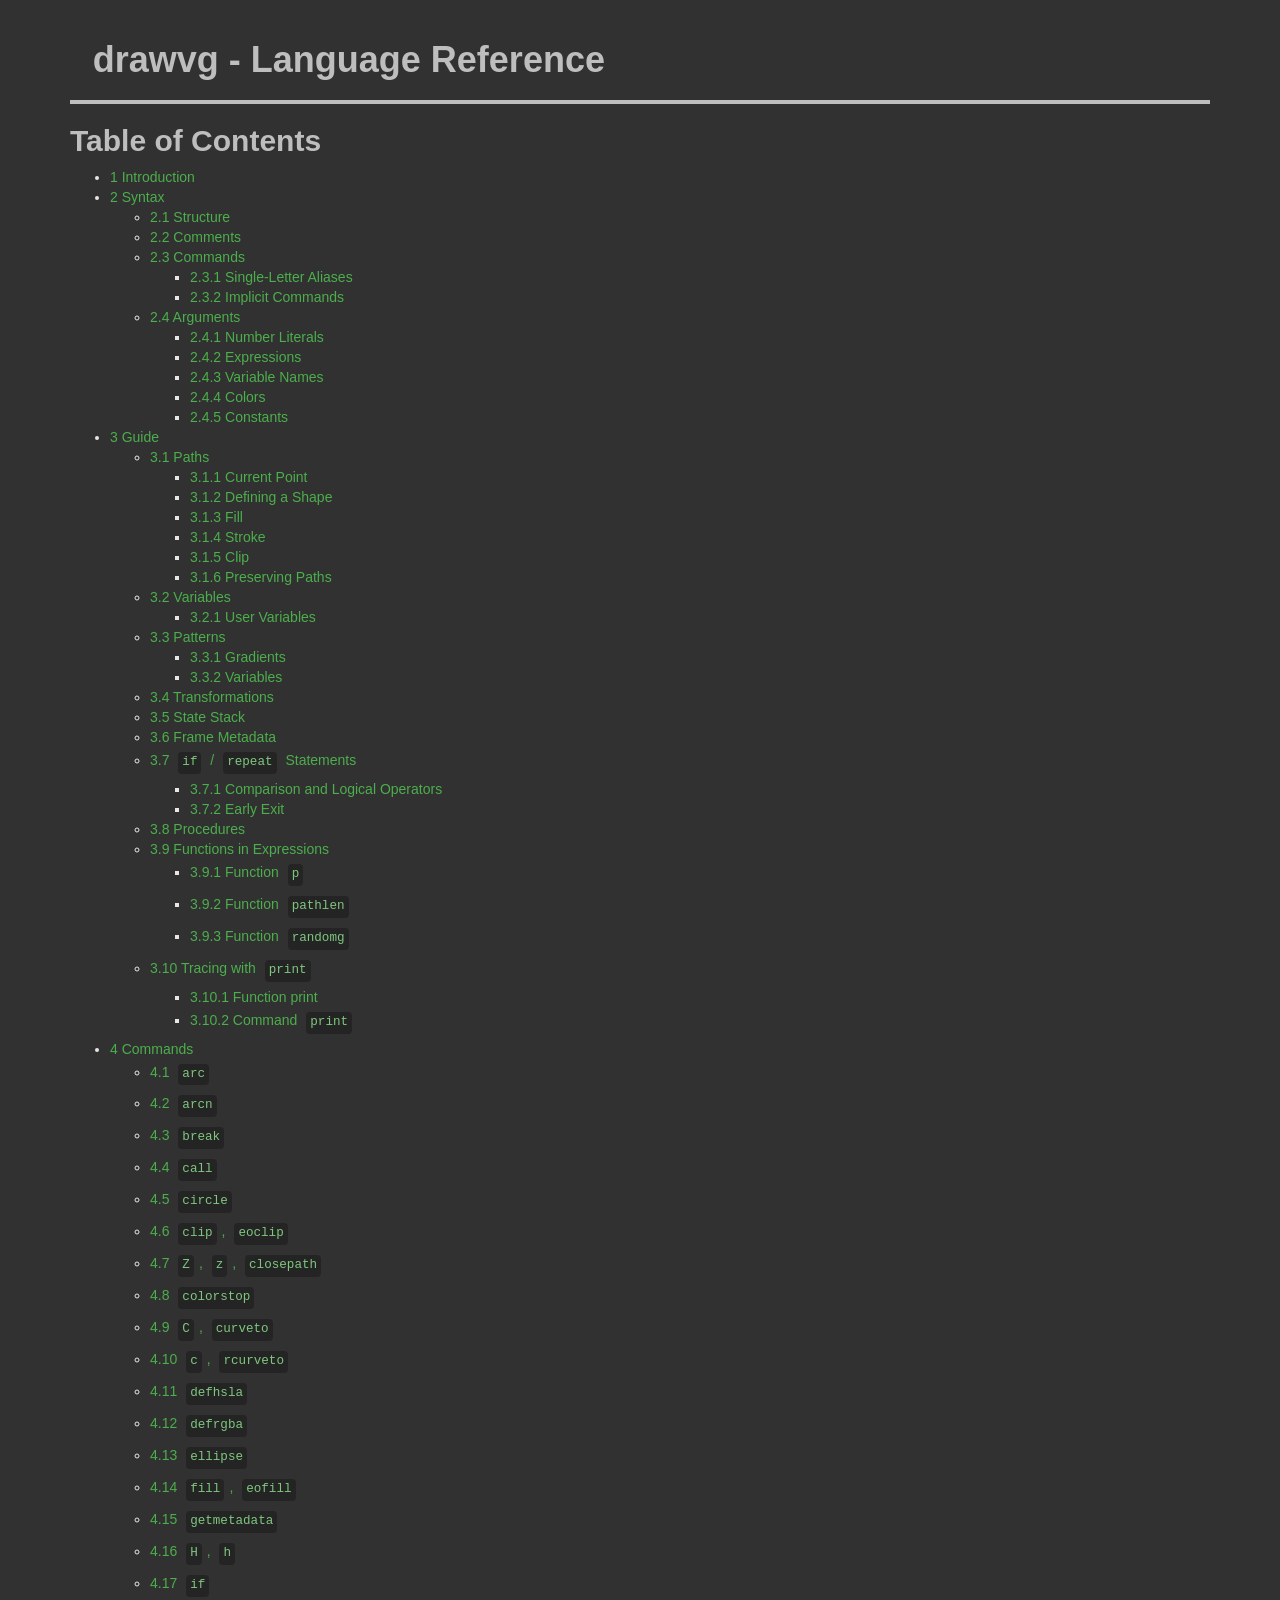
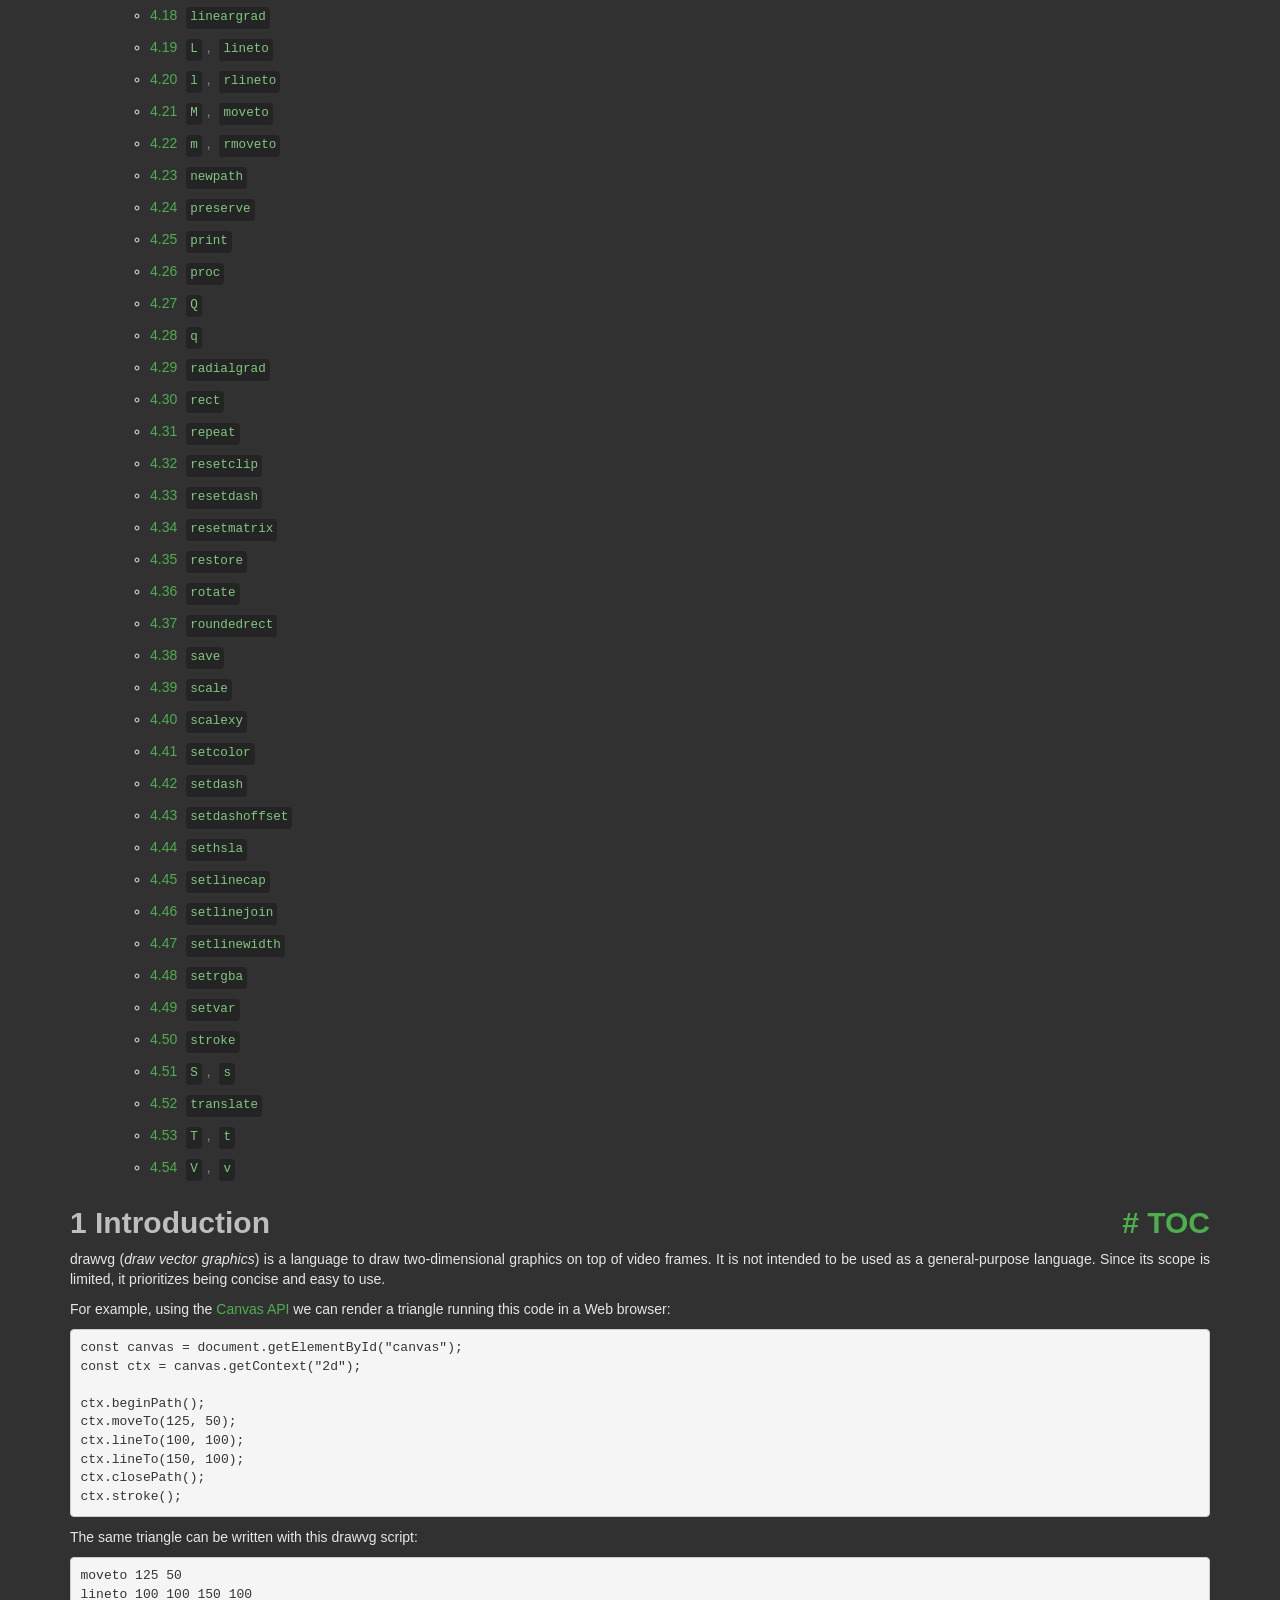
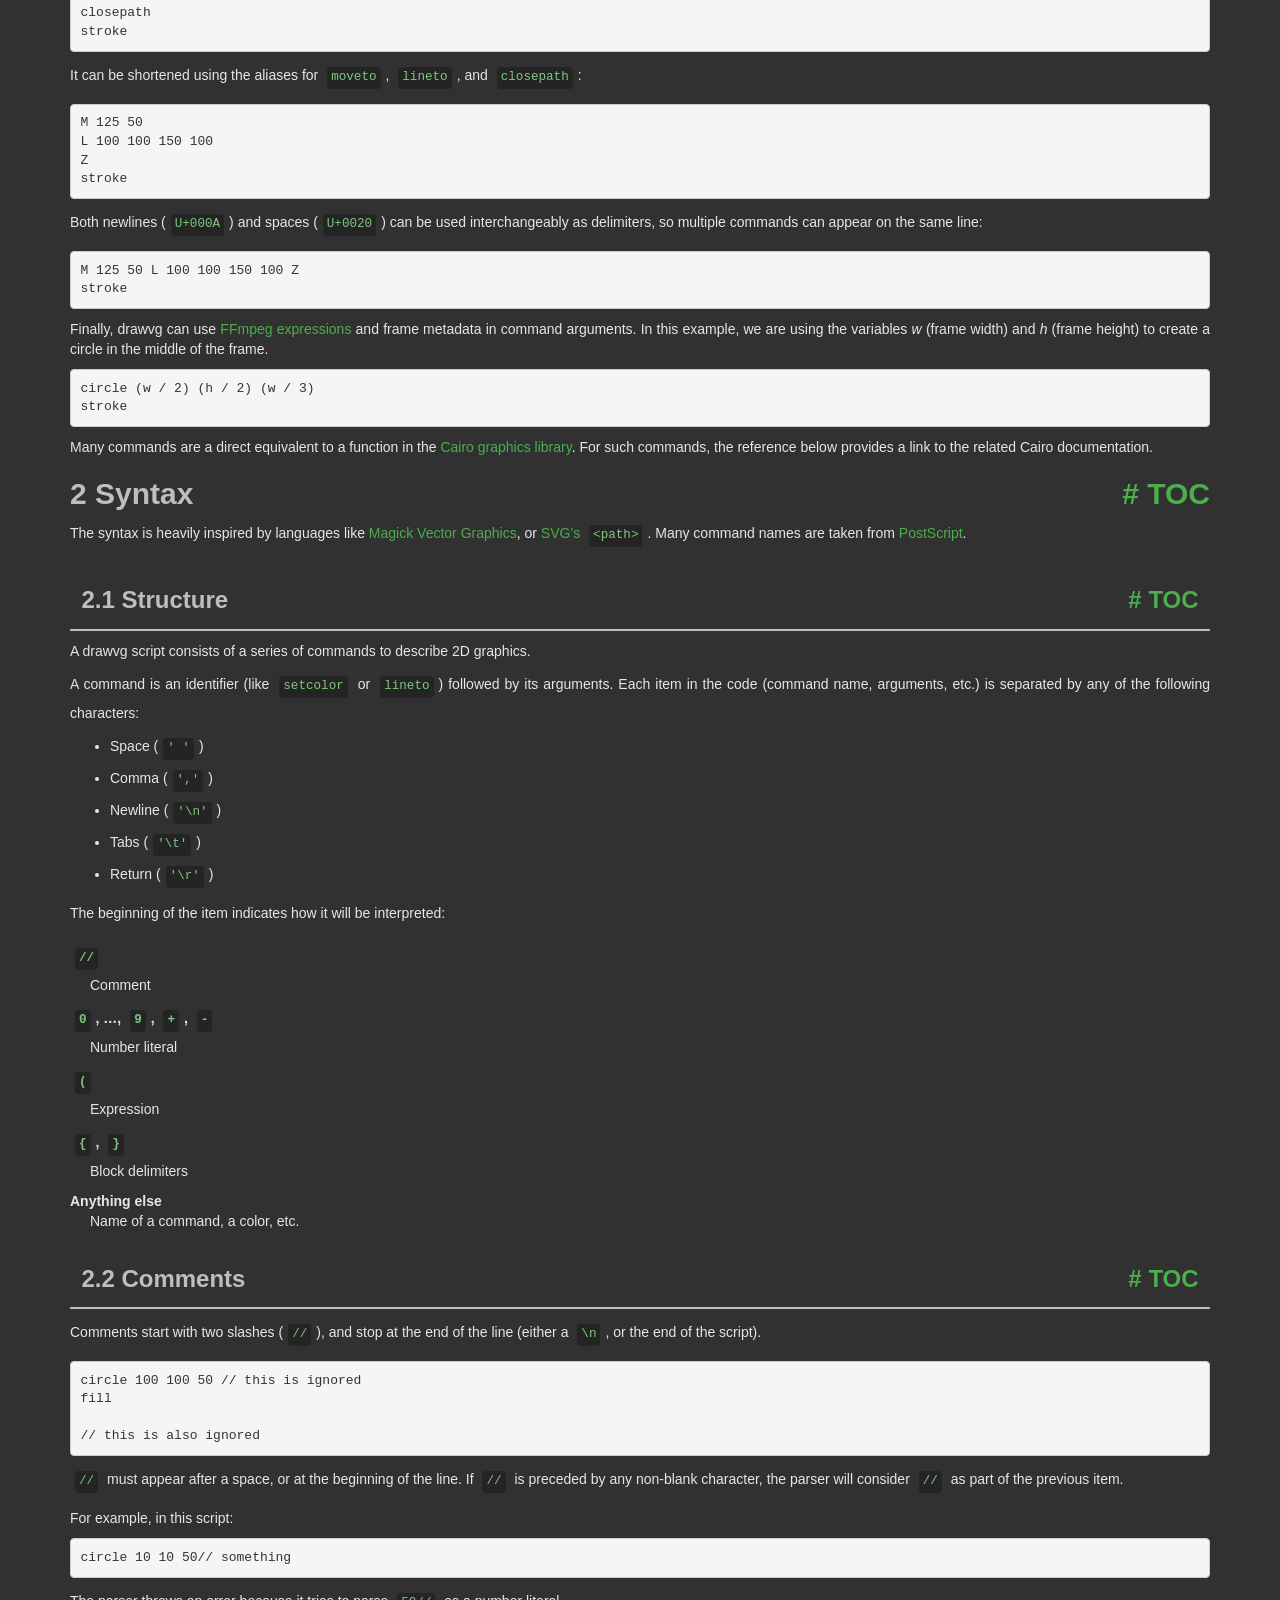
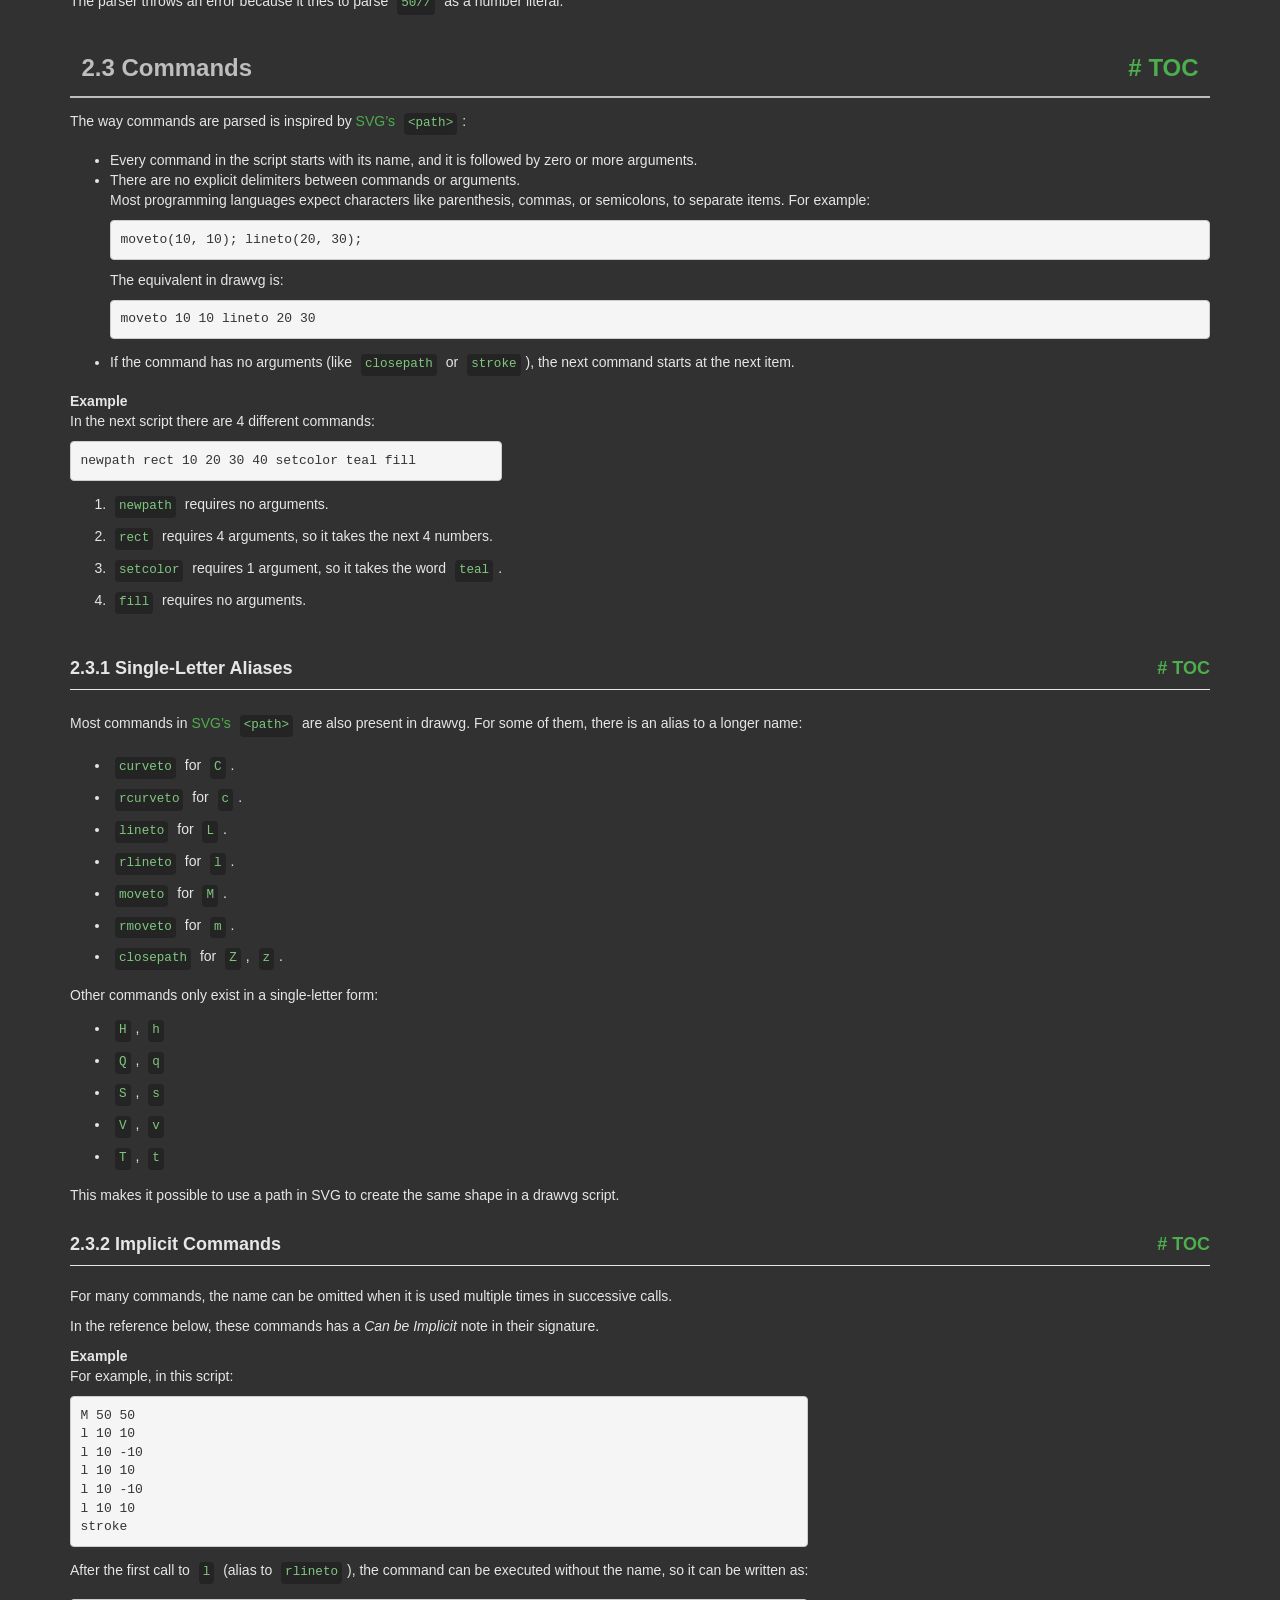
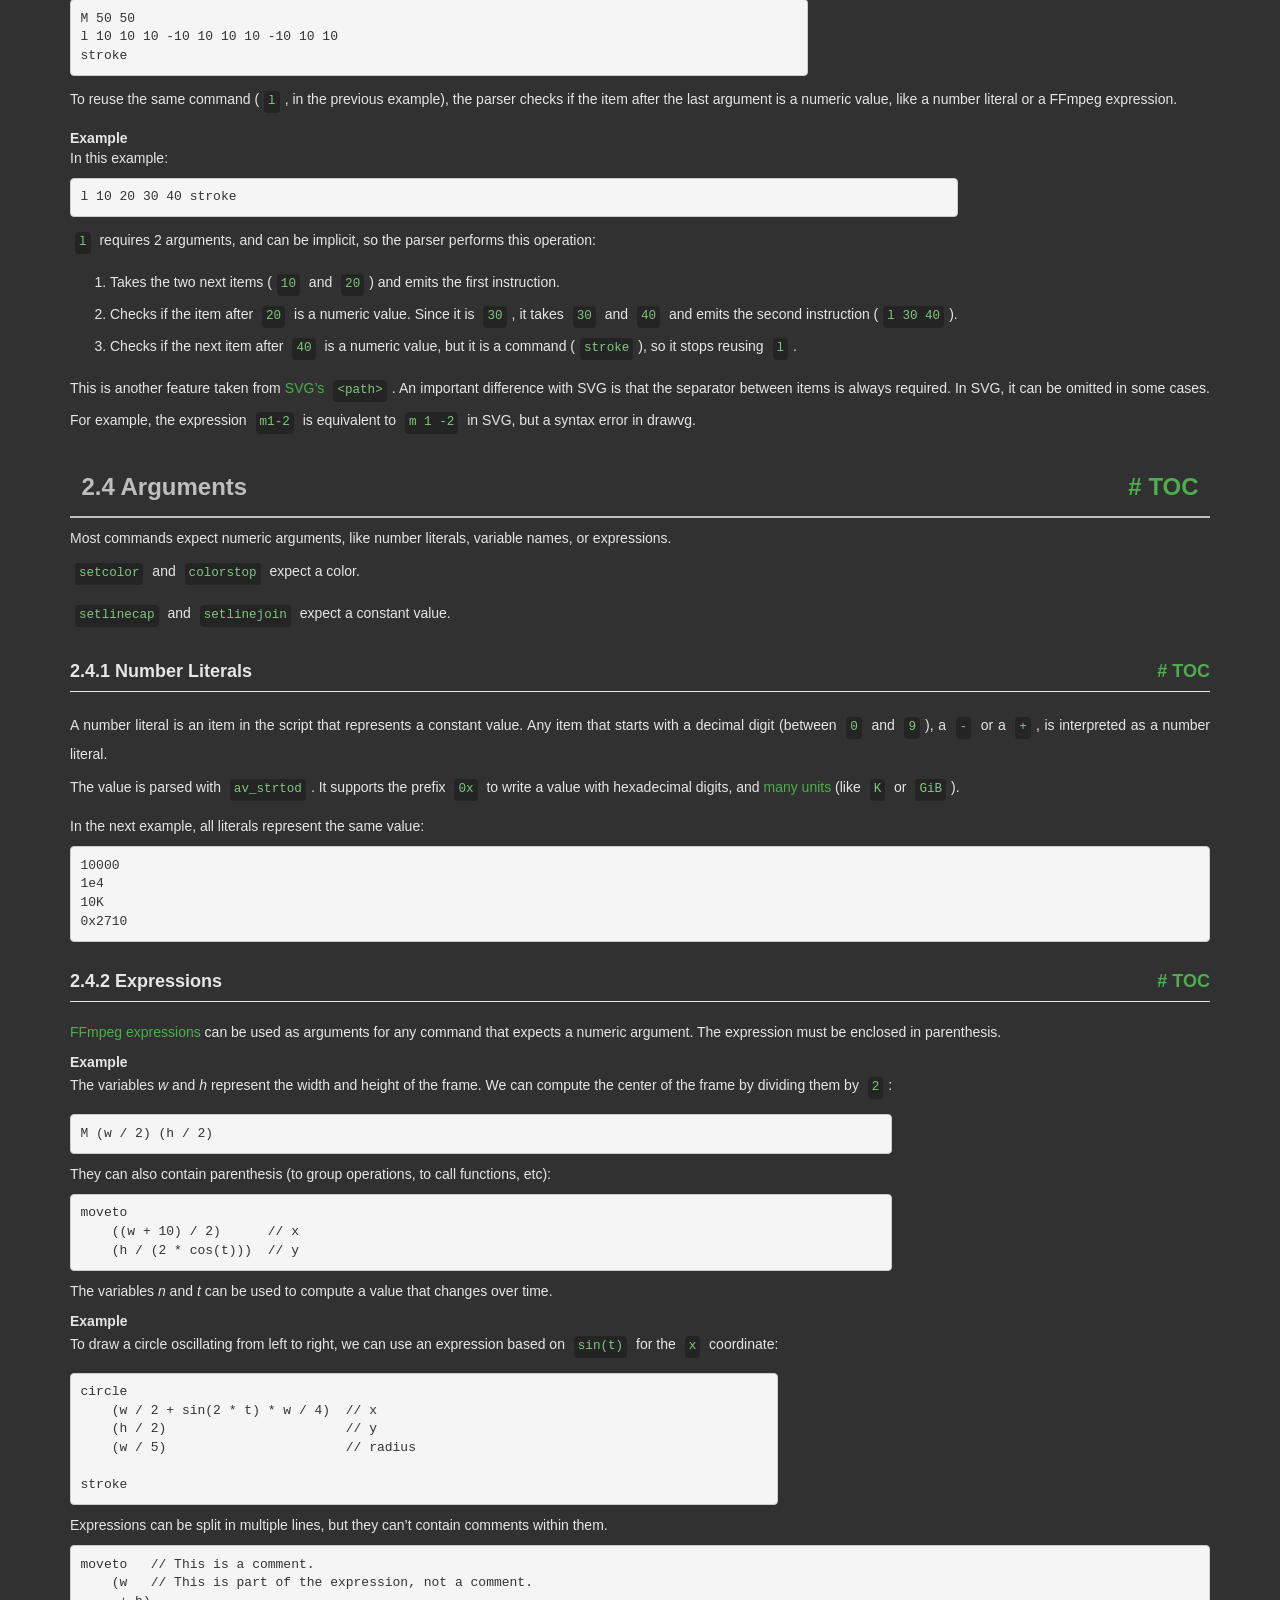
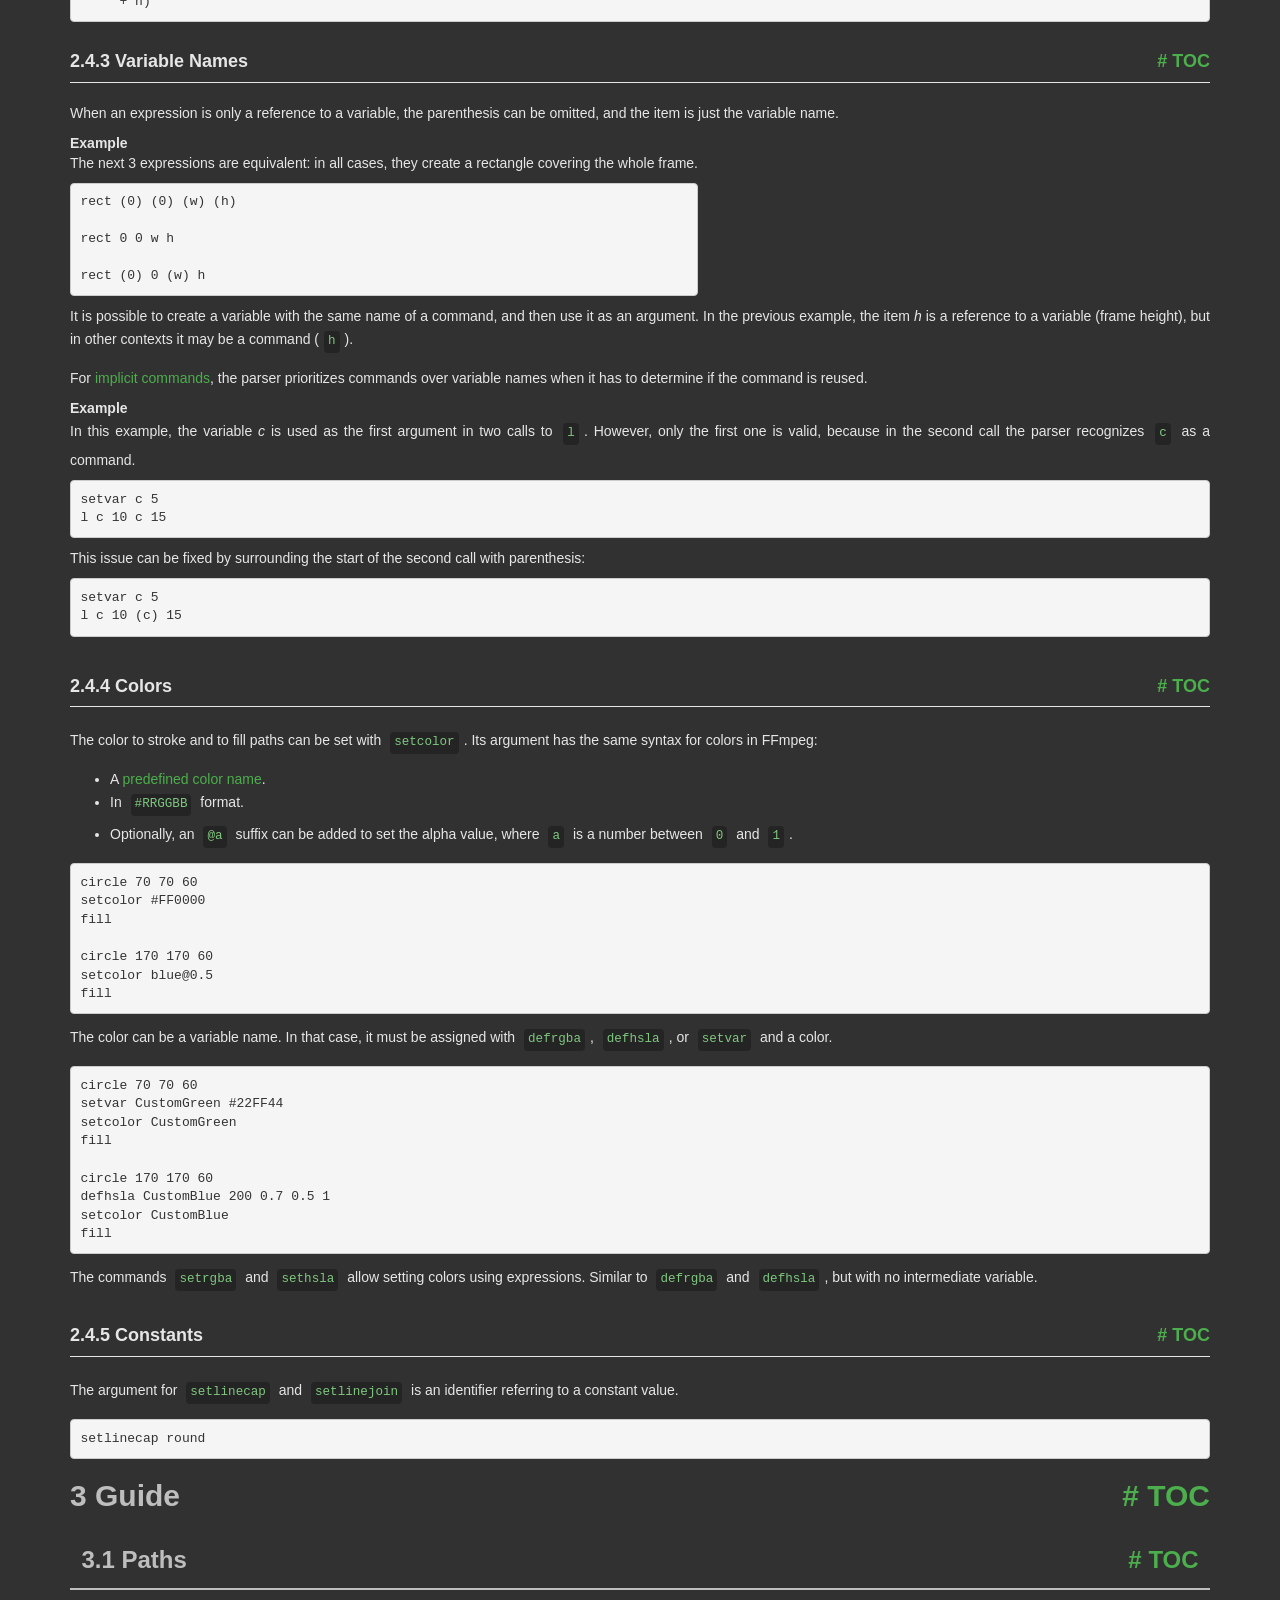
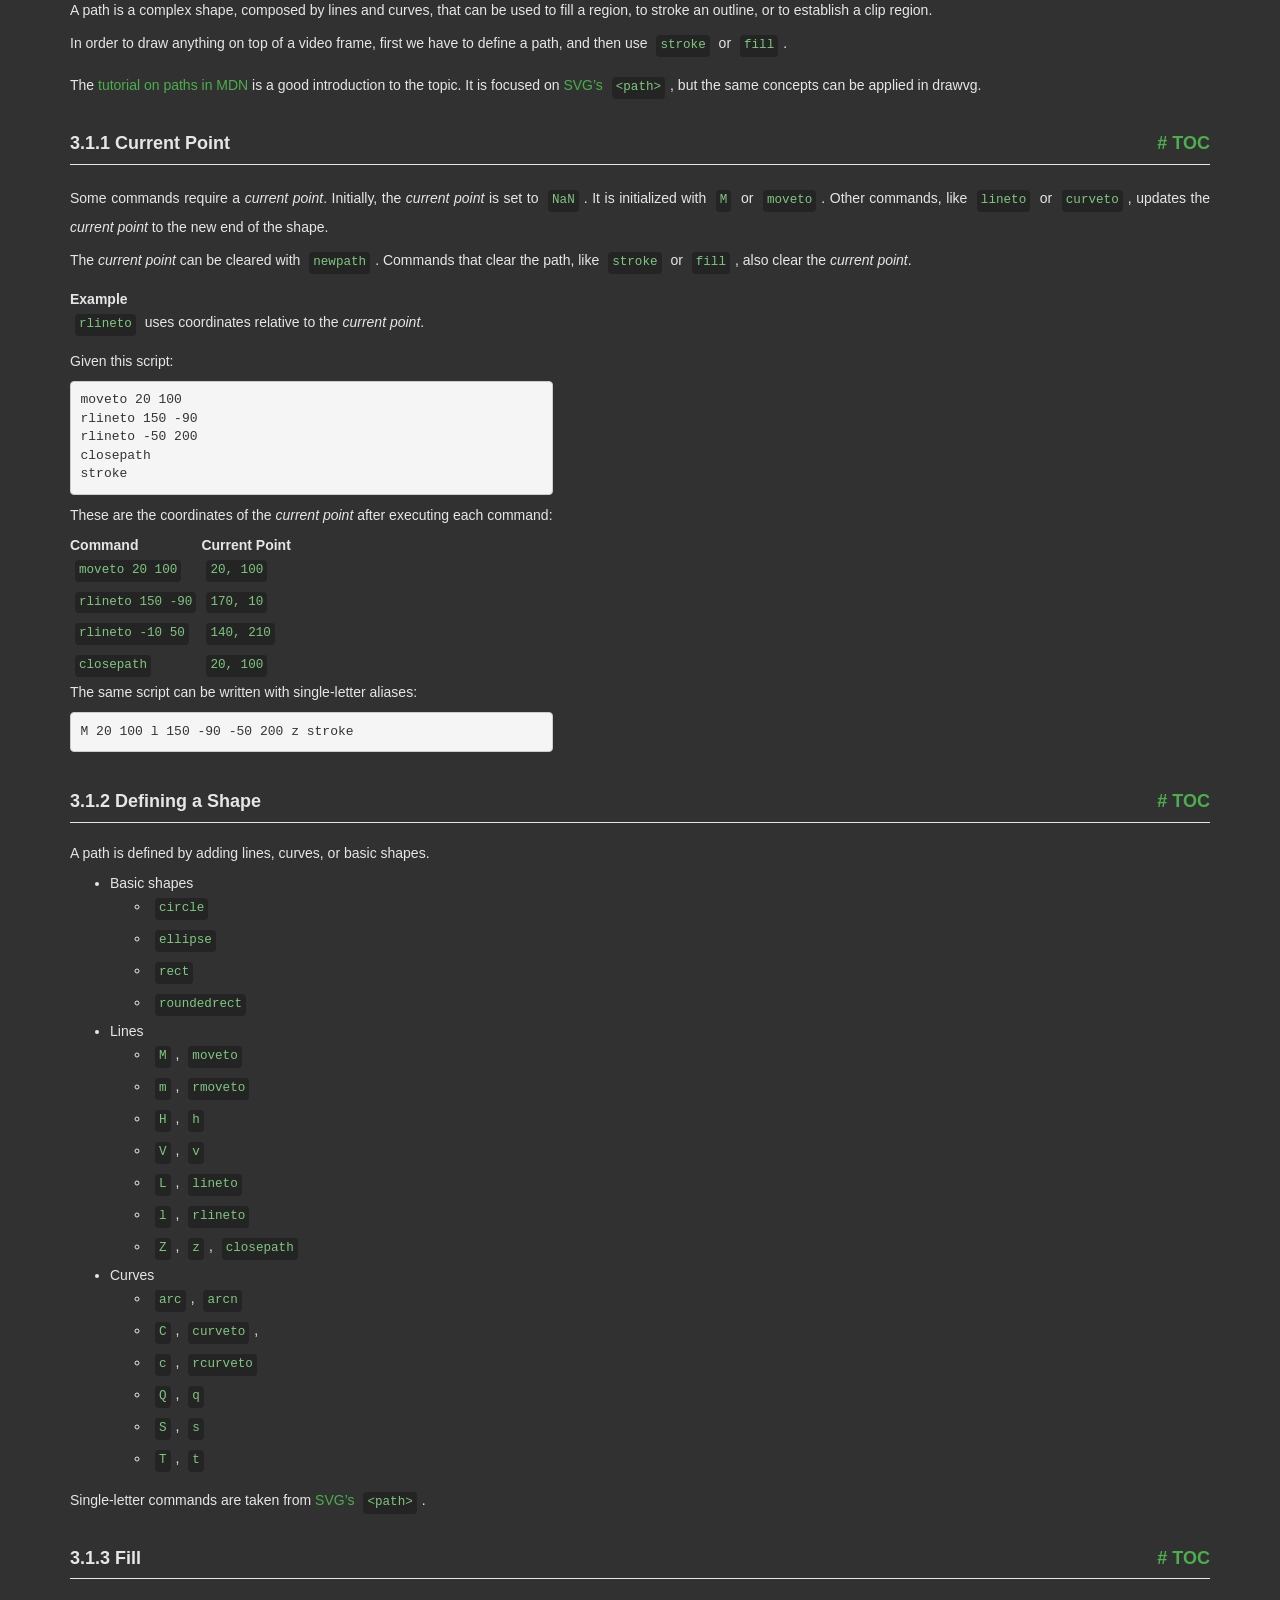
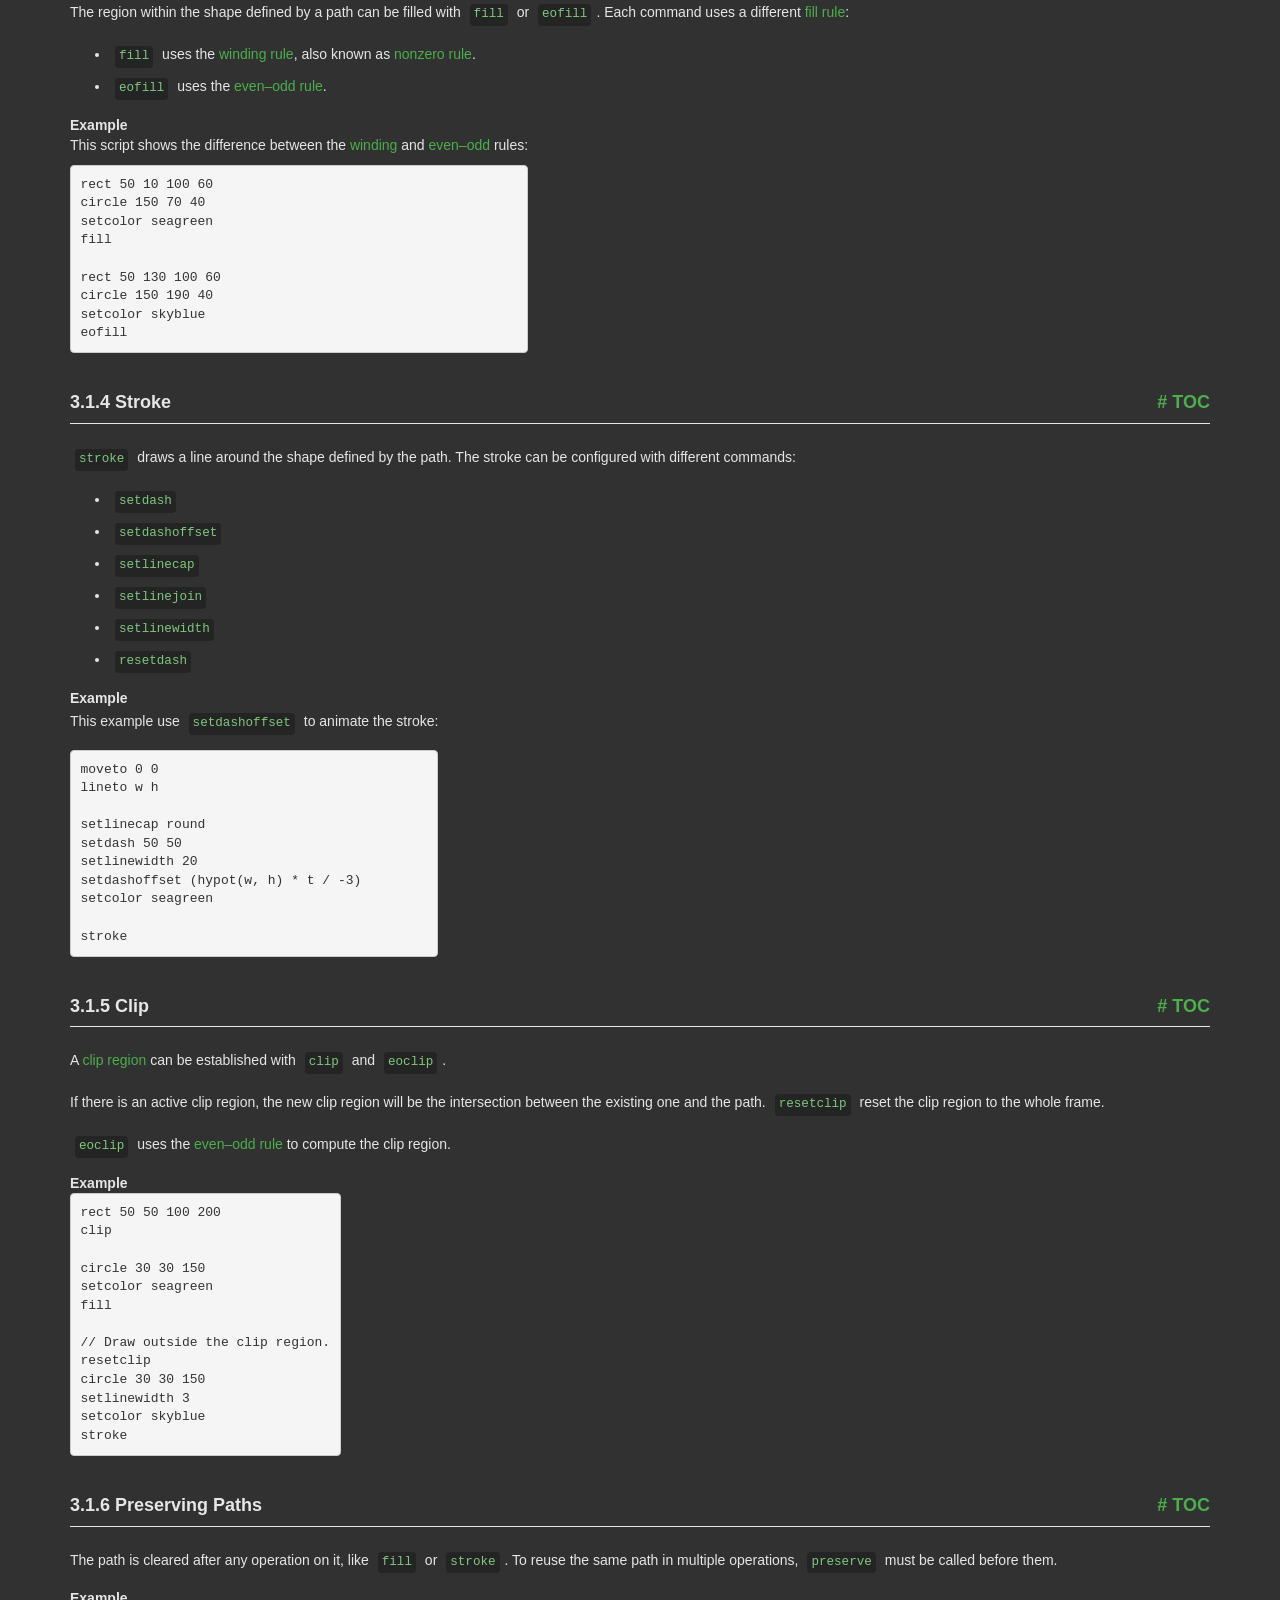
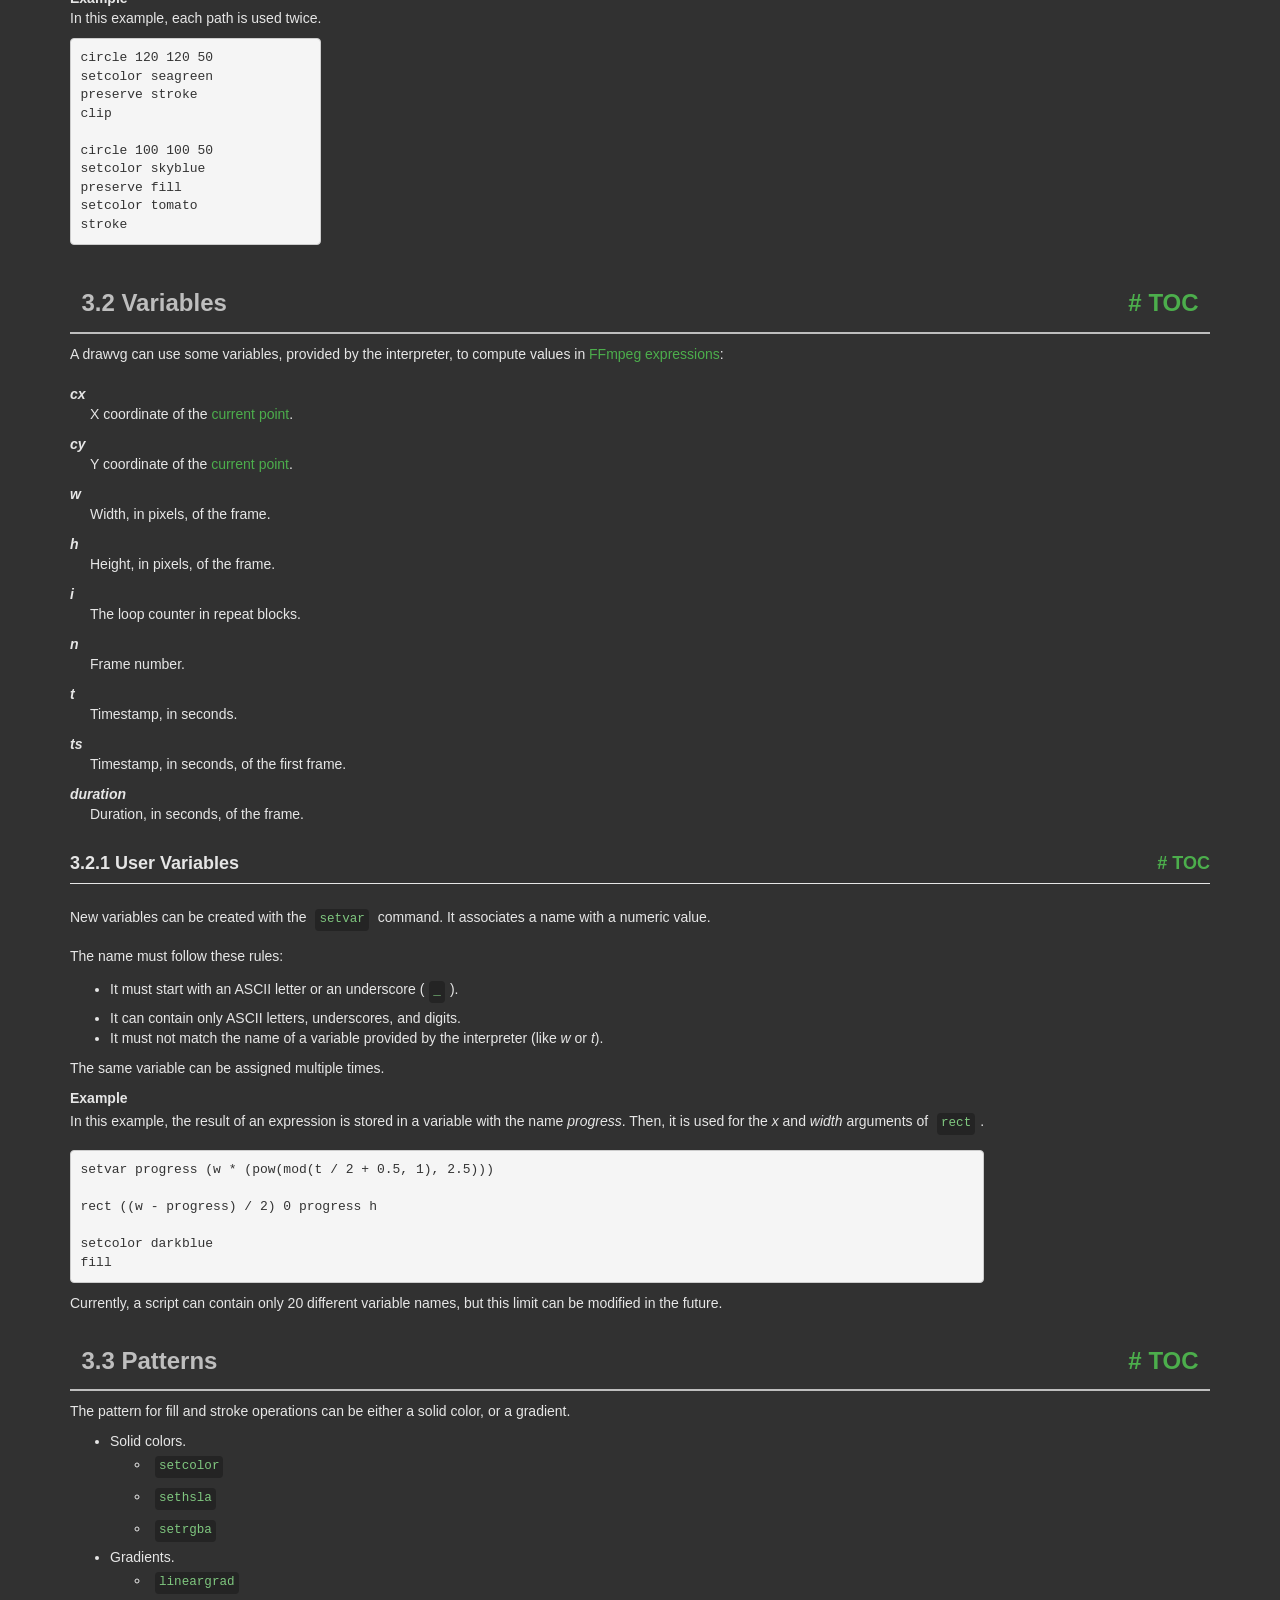
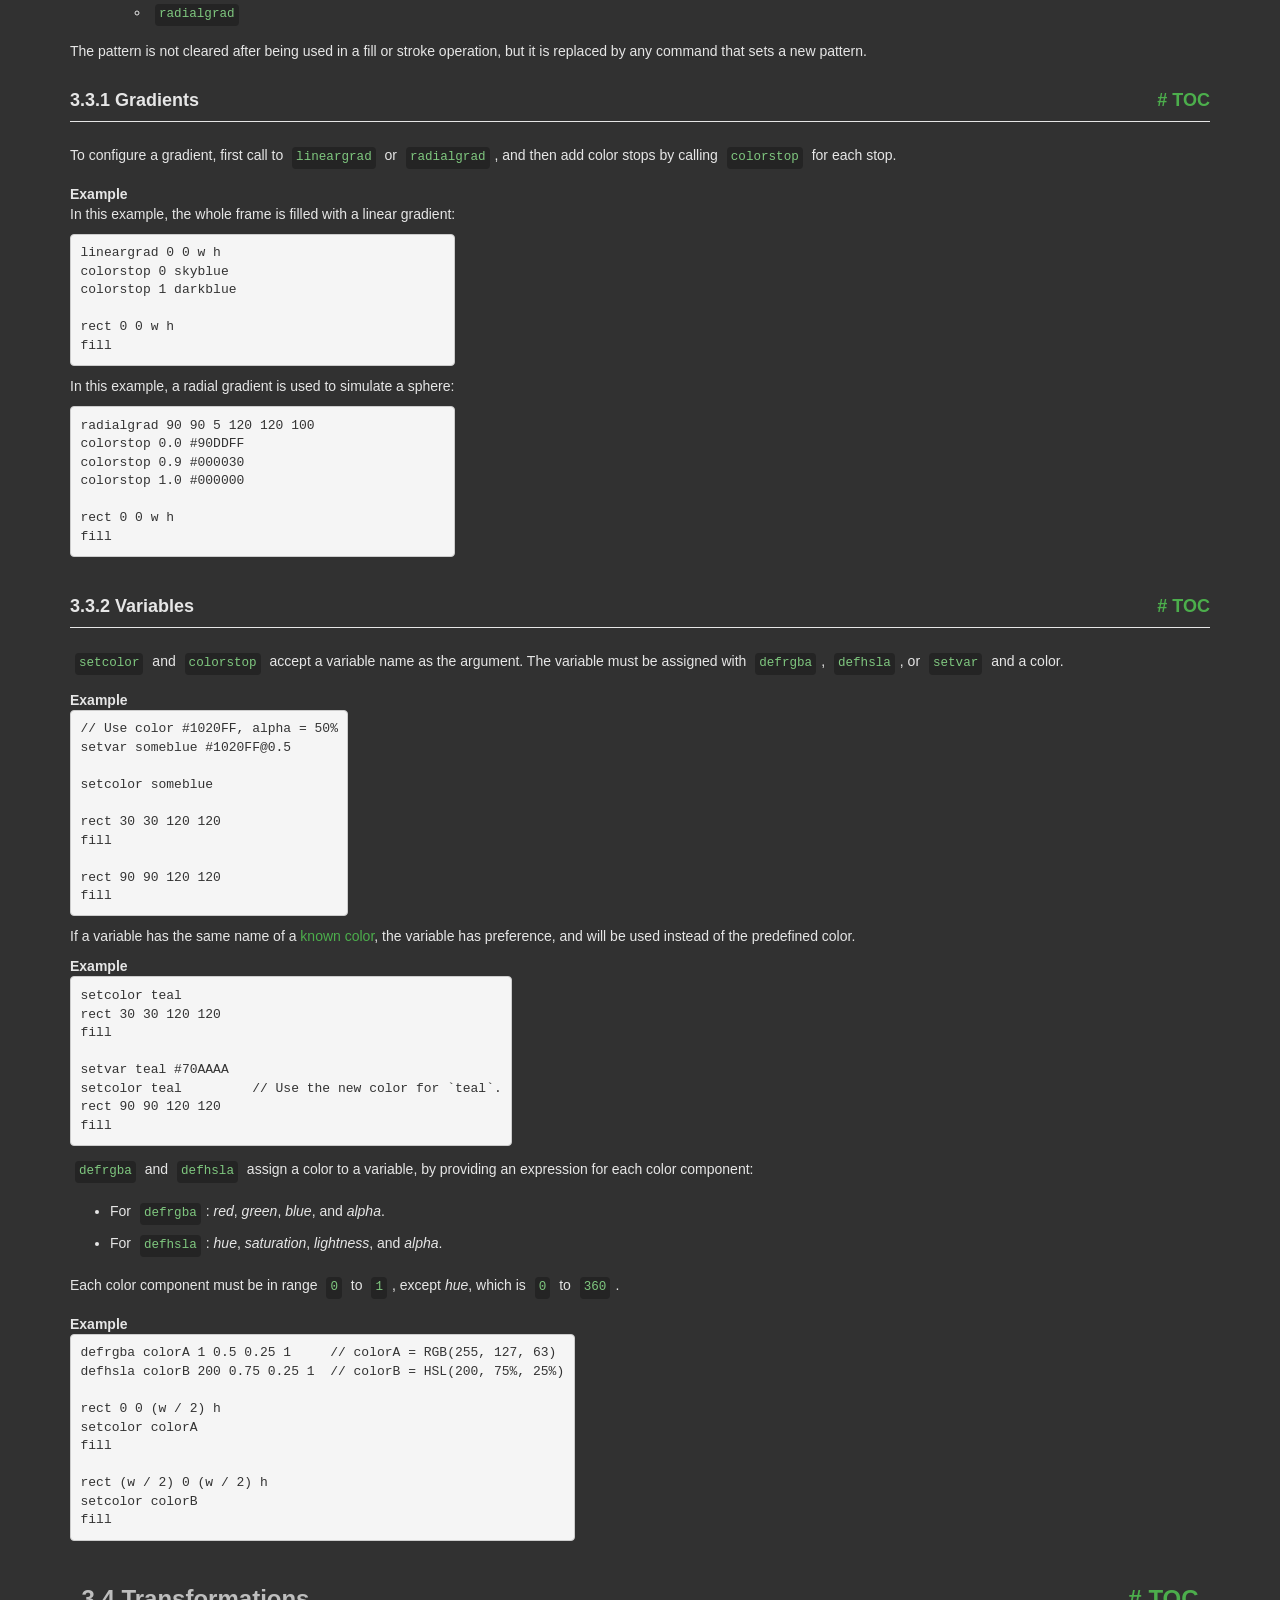
<file: ffmpeg/doc/drawvg-reference.html>
<!DOCTYPE html PUBLIC "-//W3C//DTD HTML 4.01 Transitional//EN" "http://www.w3.org/TR/html4/loose.dtd">
<html>
<!-- Created by GNU Texinfo 7.2, https://www.gnu.org/software/texinfo/ -->
  <head>
    <meta charset="utf-8">
    <title>
      drawvg - Language Reference
    </title>
    <meta name="viewport" content="width=device-width,initial-scale=1.0">
    <link rel="stylesheet" type="text/css" href="bootstrap.min.css">
    <link rel="stylesheet" type="text/css" href="style.min.css">
  </head>
  <body>
    <div class="container">
      <h1>
      drawvg - Language Reference
      </h1>


<a name="SEC_Top"></a>

<div class="region-contents" id="SEC_Contents">
<h2 class="contents-heading">Table of Contents</h2>

<div class="contents">

<ul class="toc-numbered-mark">
  <li><a id="toc-Introduction" href="#Introduction">1 Introduction</a></li>
  <li><a id="toc-Syntax" href="#Syntax">2 Syntax</a>
  <ul class="toc-numbered-mark">
    <li><a id="toc-Structure" href="#Structure">2.1 Structure</a></li>
    <li><a id="toc-Comments" href="#Comments">2.2 Comments</a></li>
    <li><a id="toc-Commands" href="#Commands">2.3 Commands</a>
    <ul class="toc-numbered-mark">
      <li><a id="toc-Single_002dLetter-Aliases" href="#Single_002dLetter-Aliases">2.3.1 Single-Letter Aliases</a></li>
      <li><a id="toc-Implicit-Commands" href="#Implicit-Commands">2.3.2 Implicit Commands</a></li>
    </ul></li>
    <li><a id="toc-Arguments" href="#Arguments">2.4 Arguments</a>
    <ul class="toc-numbered-mark">
      <li><a id="toc-Number-Literals" href="#Number-Literals">2.4.1 Number Literals</a></li>
      <li><a id="toc-Expressions" href="#Expressions">2.4.2 Expressions</a></li>
      <li><a id="toc-Variable-Names" href="#Variable-Names">2.4.3 Variable Names</a></li>
      <li><a id="toc-Colors" href="#Colors-1">2.4.4 Colors</a></li>
      <li><a id="toc-Constants" href="#Constants">2.4.5 Constants</a></li>
    </ul></li>
  </ul></li>
  <li><a id="toc-Guide" href="#Guide">3 Guide</a>
  <ul class="toc-numbered-mark">
    <li><a id="toc-Paths" href="#Paths">3.1 Paths</a>
    <ul class="toc-numbered-mark">
      <li><a id="toc-Current-Point" href="#Current-Point">3.1.1 Current Point</a></li>
      <li><a id="toc-Defining-a-Shape" href="#Defining-a-Shape">3.1.2 Defining a Shape</a></li>
      <li><a id="toc-Fill" href="#Fill">3.1.3 Fill</a></li>
      <li><a id="toc-Stroke" href="#Stroke">3.1.4 Stroke</a></li>
      <li><a id="toc-Clip" href="#Clip">3.1.5 Clip</a></li>
      <li><a id="toc-Preserving-Paths" href="#Preserving-Paths">3.1.6 Preserving Paths</a></li>
    </ul></li>
    <li><a id="toc-Variables" href="#Variables">3.2 Variables</a>
    <ul class="toc-numbered-mark">
      <li><a id="toc-User-Variables" href="#User-Variables-1">3.2.1 User Variables</a></li>
    </ul></li>
    <li><a id="toc-Patterns" href="#Patterns">3.3 Patterns</a>
    <ul class="toc-numbered-mark">
      <li><a id="toc-Gradients" href="#Gradients">3.3.1 Gradients</a></li>
      <li><a id="toc-Variables-1" href="#Variables-1">3.3.2 Variables</a></li>
    </ul></li>
    <li><a id="toc-Transformations" href="#Transformations">3.4 Transformations</a></li>
    <li><a id="toc-State-Stack" href="#State-Stack-1">3.5 State Stack</a></li>
    <li><a id="toc-Frame-Metadata" href="#Frame-Metadata-1">3.6 Frame Metadata</a></li>
    <li><a id="toc-if-_002f-repeat-Statements" href="#if-_002f-repeat-Statements">3.7 <code class="code">if</code> / <code class="code">repeat</code> Statements</a>
    <ul class="toc-numbered-mark">
      <li><a id="toc-Comparison-and-Logical-Operators" href="#Comparison-and-Logical-Operators">3.7.1 Comparison and Logical Operators</a></li>
      <li><a id="toc-Early-Exit" href="#Early-Exit">3.7.2 Early Exit</a></li>
    </ul></li>
    <li><a id="toc-Procedures" href="#Procedures-1">3.8 Procedures</a></li>
    <li><a id="toc-Functions-in-Expressions" href="#Functions-in-Expressions">3.9 Functions in Expressions</a>
    <ul class="toc-numbered-mark">
      <li><a id="toc-Function-p" href="#Function-p">3.9.1 Function <code class="code">p</code></a></li>
      <li><a id="toc-Function-pathlen" href="#Function-pathlen">3.9.2 Function <code class="code">pathlen</code></a></li>
      <li><a id="toc-Function-randomg" href="#Function-randomg">3.9.3 Function <code class="code">randomg</code></a></li>
    </ul></li>
    <li><a id="toc-Tracing-with-print" href="#Tracing-with-print">3.10 Tracing with <code class="code">print</code></a>
    <ul class="toc-numbered-mark">
      <li><a id="toc-Function-print" href="#Function-print">3.10.1 Function print</a></li>
      <li><a id="toc-Command-print" href="#Command-print-1">3.10.2 Command <code class="code">print</code></a></li>
    </ul></li>
  </ul></li>
  <li><a id="toc-Commands-1" href="#Commands-1">4 Commands</a>
  <ul class="toc-numbered-mark">
    <li><a id="toc-arc" href="#arc">4.1 <code class="code">arc</code></a></li>
    <li><a id="toc-arcn" href="#arcn">4.2 <code class="code">arcn</code></a></li>
    <li><a id="toc-break" href="#break">4.3 <code class="code">break</code></a></li>
    <li><a id="toc-call" href="#call">4.4 <code class="code">call</code></a></li>
    <li><a id="toc-circle" href="#circle">4.5 <code class="code">circle</code></a></li>
    <li><a id="toc-clip_002c-eoclip" href="#clip_002c-eoclip">4.6 <code class="code">clip</code>, <code class="code">eoclip</code></a></li>
    <li><a id="toc-Z_002c-z_002c-closepath" href="#Z_002c-z_002c-closepath">4.7 <code class="code">Z</code>, <code class="code">z</code>, <code class="code">closepath</code></a></li>
    <li><a id="toc-colorstop" href="#colorstop">4.8 <code class="code">colorstop</code></a></li>
    <li><a id="toc-C_002c-curveto" href="#C_002c-curveto">4.9 <code class="code">C</code>, <code class="code">curveto</code></a></li>
    <li><a id="toc-c_002c-rcurveto" href="#c_002c-rcurveto">4.10 <code class="code">c</code>, <code class="code">rcurveto</code></a></li>
    <li><a id="toc-defhsla" href="#defhsla">4.11 <code class="code">defhsla</code></a></li>
    <li><a id="toc-defrgba" href="#defrgba">4.12 <code class="code">defrgba</code></a></li>
    <li><a id="toc-ellipse" href="#ellipse">4.13 <code class="code">ellipse</code></a></li>
    <li><a id="toc-fill_002c-eofill" href="#fill_002c-eofill">4.14 <code class="code">fill</code>, <code class="code">eofill</code></a></li>
    <li><a id="toc-getmetadata" href="#getmetadata">4.15 <code class="code">getmetadata</code></a></li>
    <li><a id="toc-H_002c-h" href="#H_002c-h">4.16 <code class="code">H</code>, <code class="code">h</code></a></li>
    <li><a id="toc-if" href="#if">4.17 <code class="code">if</code></a></li>
    <li><a id="toc-lineargrad" href="#lineargrad">4.18 <code class="code">lineargrad</code></a></li>
    <li><a id="toc-L_002c-lineto" href="#L_002c-lineto">4.19 <code class="code">L</code>, <code class="code">lineto</code></a></li>
    <li><a id="toc-l_002c-rlineto" href="#l_002c-rlineto">4.20 <code class="code">l</code>, <code class="code">rlineto</code></a></li>
    <li><a id="toc-M_002c-moveto" href="#M_002c-moveto">4.21 <code class="code">M</code>, <code class="code">moveto</code></a></li>
    <li><a id="toc-m_002c-rmoveto" href="#m_002c-rmoveto">4.22 <code class="code">m</code>, <code class="code">rmoveto</code></a></li>
    <li><a id="toc-newpath" href="#newpath">4.23 <code class="code">newpath</code></a></li>
    <li><a id="toc-preserve" href="#preserve">4.24 <code class="code">preserve</code></a></li>
    <li><a id="toc-print" href="#print">4.25 <code class="code">print</code></a></li>
    <li><a id="toc-proc" href="#proc">4.26 <code class="code">proc</code></a></li>
    <li><a id="toc-Q" href="#Q">4.27 <code class="code">Q</code></a></li>
    <li><a id="toc-q" href="#q">4.28 <code class="code">q</code></a></li>
    <li><a id="toc-radialgrad" href="#radialgrad">4.29 <code class="code">radialgrad</code></a></li>
    <li><a id="toc-rect" href="#rect">4.30 <code class="code">rect</code></a></li>
    <li><a id="toc-repeat" href="#repeat">4.31 <code class="code">repeat</code></a></li>
    <li><a id="toc-resetclip" href="#resetclip">4.32 <code class="code">resetclip</code></a></li>
    <li><a id="toc-resetdash" href="#resetdash">4.33 <code class="code">resetdash</code></a></li>
    <li><a id="toc-resetmatrix" href="#resetmatrix">4.34 <code class="code">resetmatrix</code></a></li>
    <li><a id="toc-restore" href="#restore">4.35 <code class="code">restore</code></a></li>
    <li><a id="toc-rotate" href="#rotate">4.36 <code class="code">rotate</code></a></li>
    <li><a id="toc-roundedrect" href="#roundedrect">4.37 <code class="code">roundedrect</code></a></li>
    <li><a id="toc-save" href="#save">4.38 <code class="code">save</code></a></li>
    <li><a id="toc-scale" href="#scale">4.39 <code class="code">scale</code></a></li>
    <li><a id="toc-scalexy" href="#scalexy">4.40 <code class="code">scalexy</code></a></li>
    <li><a id="toc-setcolor" href="#setcolor">4.41 <code class="code">setcolor</code></a></li>
    <li><a id="toc-setdash" href="#setdash">4.42 <code class="code">setdash</code></a></li>
    <li><a id="toc-setdashoffset" href="#setdashoffset">4.43 <code class="code">setdashoffset</code></a></li>
    <li><a id="toc-sethsla" href="#sethsla">4.44 <code class="code">sethsla</code></a></li>
    <li><a id="toc-setlinecap" href="#setlinecap">4.45 <code class="code">setlinecap</code></a></li>
    <li><a id="toc-setlinejoin" href="#setlinejoin">4.46 <code class="code">setlinejoin</code></a></li>
    <li><a id="toc-setlinewidth" href="#setlinewidth">4.47 <code class="code">setlinewidth</code></a></li>
    <li><a id="toc-setrgba" href="#setrgba">4.48 <code class="code">setrgba</code></a></li>
    <li><a id="toc-setvar" href="#setvar">4.49 <code class="code">setvar</code></a></li>
    <li><a id="toc-stroke" href="#stroke">4.50 <code class="code">stroke</code></a></li>
    <li><a id="toc-S_002c-s" href="#S_002c-s">4.51 <code class="code">S</code>, <code class="code">s</code></a></li>
    <li><a id="toc-translate" href="#translate">4.52 <code class="code">translate</code></a></li>
    <li><a id="toc-T_002c-t" href="#T_002c-t">4.53 <code class="code">T</code>, <code class="code">t</code></a></li>
    <li><a id="toc-V_002c-v" href="#V_002c-v">4.54 <code class="code">V</code>, <code class="code">v</code></a></li>
  </ul></li>
</ul>
</div>
</div>



<a name="Introduction"></a>
<h2 class="chapter">1 Introduction<span class="pull-right"><a class="anchor hidden-xs" href="#Introduction" aria-hidden="true">#</a> <a class="anchor hidden-xs"href="#toc-Introduction" aria-hidden="true">TOC</a></span></h2>

<p>drawvg (<em class="emph">draw vector graphics</em>) is a language to draw
two-dimensional graphics on top of video frames. It is not intended to
be used as a general-purpose language. Since its scope is limited, it
prioritizes being concise and easy to use.
</p>
<p>For example, using the
<a class="uref" href="https://developer.mozilla.org/en-US/docs/Web/API/Canvas_API">Canvas
API</a> we can render a triangle running this code in a Web browser:
</p>
<div class="example">
<pre class="example-preformatted">const canvas = document.getElementById(&quot;canvas&quot;);
const ctx = canvas.getContext(&quot;2d&quot;);

ctx.beginPath();
ctx.moveTo(125, 50);
ctx.lineTo(100, 100);
ctx.lineTo(150, 100);
ctx.closePath();
ctx.stroke();
</pre></div>

<p>The same triangle can be written with this drawvg script:
</p>
<div class="example">
<pre class="example-preformatted">moveto 125 50
lineto 100 100 150 100
closepath
stroke
</pre></div>

<p>It can be shortened using the aliases for <a class="ref" href="#cmd_005fmoveto"><code class="code">moveto</code></a>, <a class="ref" href="#cmd_005flineto"><code class="code">lineto</code></a>,
and <a class="ref" href="#cmd_005fclosepath"><code class="code">closepath</code></a>:
</p>
<div class="example">
<pre class="example-preformatted">M 125 50
L 100 100 150 100
Z
stroke
</pre></div>

<p>Both newlines (<code class="code">U+000A</code>) and spaces (<code class="code">U+0020</code>) can be used
interchangeably as delimiters, so multiple commands can appear on the
same line:
</p>
<div class="example">
<pre class="example-preformatted">M 125 50 L 100 100 150 100 Z
stroke
</pre></div>


<p>Finally, drawvg can use <a data-manual="ffmpeg-utils" href="./ffmpeg-utils.html#Expression-Evaluation">FFmpeg expressions</a> and frame metadata in command arguments. In
this example, we are using the variables <var class="var">w</var> (frame width) and <var class="var">h</var>
(frame height) to create a circle in the middle of the frame.
</p>
<div class="example">
<pre class="example-preformatted">circle (w / 2) (h / 2) (w / 3)
stroke
</pre></div>

<p>Many commands are a direct equivalent to a function in the
<a class="uref" href="https://www.cairographics.org/">Cairo graphics library</a>. For such
commands, the reference below provides a link to the related Cairo
documentation.
</p>
<a name="Syntax"></a>
<h2 class="chapter">2 Syntax<span class="pull-right"><a class="anchor hidden-xs" href="#Syntax" aria-hidden="true">#</a> <a class="anchor hidden-xs"href="#toc-Syntax" aria-hidden="true">TOC</a></span></h2>


<p>The syntax is heavily inspired by languages like
<a class="uref" href="https://imagemagick.org/script/magick-vector-graphics.php">Magick
Vector Graphics</a>, or <a class="uref" href="https://developer.mozilla.org/en-US/docs/Web/SVG/Reference/Element/path">SVG&rsquo;s <code class="code">&lt;path&gt;</code></a>. Many command names are taken from
<a class="uref" href="https://en.wikipedia.org/wiki/PostScript">PostScript</a>.
</p>
<a name="Structure"></a>
<h3 class="section">2.1 Structure<span class="pull-right"><a class="anchor hidden-xs" href="#Structure" aria-hidden="true">#</a> <a class="anchor hidden-xs"href="#toc-Structure" aria-hidden="true">TOC</a></span></h3>

<p>A drawvg script consists of a series of commands to describe 2D
graphics.
</p>
<p>A command is an identifier (like <a class="ref" href="#cmd_005fsetcolor"><code class="code">setcolor</code></a> or <a class="ref" href="#cmd_005flineto"><code class="code">lineto</code></a>)
followed by its arguments. Each item in the code (command name,
arguments, etc.) is separated by any of the following characters:
</p>
<ul class="itemize mark-bullet">
<li>Space (<code class="code">' '</code>)
</li><li>Comma (<code class="code">','</code>)
</li><li>Newline (<code class="code">'\n'</code>)
</li><li>Tabs (<code class="code">'\t'</code>)
</li><li>Return (<code class="code">'\r'</code>)
</li></ul>

<p>The beginning of the item indicates how it will be interpreted:
</p>
<dl class="table">
<dt><span class="r"><code class="code">//</code></span></dt>
<dd><p>Comment
</p></dd>
<dt><span class="r"><code class="code">0</code>, &hellip;, <code class="code">9</code>, <code class="code">+</code>, <code class="code">-</code></span></dt>
<dd><p>Number literal
</p></dd>
<dt><span class="r"><code class="code">(</code></span></dt>
<dd><p>Expression
</p></dd>
<dt><span class="r"><code class="code">{</code>, <code class="code">}</code></span></dt>
<dd><p>Block delimiters
</p></dd>
<dt><span class="r">Anything else</span></dt>
<dd><p>Name of a command, a color, etc.
</p></dd>
</dl>

<a name="Comments"></a>
<h3 class="section">2.2 Comments<span class="pull-right"><a class="anchor hidden-xs" href="#Comments" aria-hidden="true">#</a> <a class="anchor hidden-xs"href="#toc-Comments" aria-hidden="true">TOC</a></span></h3>

<p>Comments start with two slashes (<code class="code">//</code>), and stop at the end of the
line (either a <code class="code">\n</code>, or the end of the script).
</p>
<div class="example">
<pre class="example-preformatted">circle 100 100 50 // this is ignored
fill

// this is also ignored
</pre></div>

<p><code class="code">//</code> must appear after a space, or at the beginning of the line. If
<code class="code">//</code> is preceded by any non-blank character, the parser will
consider <code class="code">//</code> as part of the previous item.
</p>
<p>For example, in this script:
</p>
<div class="example">
<pre class="example-preformatted">circle 10 10 50// something
</pre></div>

<p>The parser throws an error because it tries to parse <code class="code">50//</code> as a
number literal.
</p>
<a name="Commands"></a>
<h3 class="section">2.3 Commands<span class="pull-right"><a class="anchor hidden-xs" href="#Commands" aria-hidden="true">#</a> <a class="anchor hidden-xs"href="#toc-Commands" aria-hidden="true">TOC</a></span></h3>

<p>The way commands are parsed is inspired by <a class="uref" href="https://developer.mozilla.org/en-US/docs/Web/SVG/Reference/Element/path">SVG&rsquo;s <code class="code">&lt;path&gt;</code></a>:
</p>
<ul class="itemize mark-bullet">
<li>Every command in the script starts with its name, and it is followed by
zero or more arguments.

</li><li>There are no explicit delimiters between commands or arguments.

<p>Most programming languages expect characters like parenthesis, commas,
or semicolons, to separate items. For example:
</p>
<div class="example">
<pre class="example-preformatted">moveto(10, 10); lineto(20, 30);
</pre></div>

<p>The equivalent in drawvg is:
</p>
<div class="example">
<pre class="example-preformatted">moveto 10 10 lineto 20 30
</pre></div>

</li><li>If the command has no arguments (like <a class="ref" href="#cmd_005fclosepath"><code class="code">closepath</code></a> or
<a class="ref" href="#cmd_005fstroke"><code class="code">stroke</code></a>), the next command starts at the next item.

</li></ul>

<table class="cartouche"><tr><th>
Example</th></tr><tr><td>
<p>In the next script there are 4 different commands:
</p>
<div class="example">
<pre class="example-preformatted">newpath rect 10 20 30 40 setcolor teal fill
</pre></div>

<ol class="enumerate">
<li> <a class="ref" href="#cmd_005fnewpath"><code class="code">newpath</code></a> requires no arguments.

</li><li> <a class="ref" href="#cmd_005frect"><code class="code">rect</code></a> requires 4 arguments, so it takes the next 4 numbers.

</li><li> <a class="ref" href="#cmd_005fsetcolor"><code class="code">setcolor</code></a> requires 1 argument, so it takes the word <code class="code">teal</code>.

</li><li> <a class="ref" href="#cmd_005ffill"><code class="code">fill</code></a> requires no arguments.
</li></ol>

</td></tr></table>

<a name="Single_002dLetter-Aliases"></a>
<h4 class="subsection">2.3.1 Single-Letter Aliases<span class="pull-right"><a class="anchor hidden-xs" href="#Single_002dLetter-Aliases" aria-hidden="true">#</a> <a class="anchor hidden-xs"href="#toc-Single_002dLetter-Aliases" aria-hidden="true">TOC</a></span></h4>

<p>Most commands in <a class="uref" href="https://developer.mozilla.org/en-US/docs/Web/SVG/Reference/Element/path">SVG&rsquo;s <code class="code">&lt;path&gt;</code></a> are also present in drawvg. For some of them,
there is an alias to a longer name:
</p>
<ul class="itemize mark-bullet">
<li><a class="ref" href="#cmd_005fcurveto"><code class="code">curveto</code></a> for <a class="ref" href="#cmd_005fC"><code class="code">C</code></a>.
</li><li><a class="ref" href="#cmd_005frcurveto"><code class="code">rcurveto</code></a> for <a class="ref" href="#cmd_005fc"><code class="code">c</code></a>.
</li><li><a class="ref" href="#cmd_005flineto"><code class="code">lineto</code></a> for <a class="ref" href="#cmd_005fL"><code class="code">L</code></a>.
</li><li><a class="ref" href="#cmd_005frlineto"><code class="code">rlineto</code></a> for <a class="ref" href="#cmd_005fl"><code class="code">l</code></a>.
</li><li><a class="ref" href="#cmd_005fmoveto"><code class="code">moveto</code></a> for <a class="ref" href="#cmd_005fM"><code class="code">M</code></a>.
</li><li><a class="ref" href="#cmd_005frmoveto"><code class="code">rmoveto</code></a> for <a class="ref" href="#cmd_005fm"><code class="code">m</code></a>.
</li><li><a class="ref" href="#cmd_005fclosepath"><code class="code">closepath</code></a> for <a class="ref" href="#cmd_005fZ"><code class="code">Z</code></a>, <a class="ref" href="#cmd_005fz"><code class="code">z</code></a>.
</li></ul>

<p>Other commands only exist in a single-letter form:
</p>
<ul class="itemize mark-bullet">
<li><a class="ref" href="#cmd_005fH"><code class="code">H</code></a>, <a class="ref" href="#cmd_005fh"><code class="code">h</code></a>
</li><li><a class="ref" href="#cmd_005fQ"><code class="code">Q</code></a>, <a class="ref" href="#cmd_005fq"><code class="code">q</code></a>
</li><li><a class="ref" href="#cmd_005fS"><code class="code">S</code></a>, <a class="ref" href="#cmd_005fs"><code class="code">s</code></a>
</li><li><a class="ref" href="#cmd_005fV"><code class="code">V</code></a>, <a class="ref" href="#cmd_005fv"><code class="code">v</code></a>
</li><li><a class="ref" href="#cmd_005fT"><code class="code">T</code></a>, <a class="ref" href="#cmd_005ft"><code class="code">t</code></a>
</li></ul>

<p>This makes it possible to use a path in SVG to create the same shape in
a drawvg script.
</p>
<a class="anchor" id="implicit-commands"></a><a name="Implicit-Commands"></a>
<h4 class="subsection">2.3.2 Implicit Commands<span class="pull-right"><a class="anchor hidden-xs" href="#Implicit-Commands" aria-hidden="true">#</a> <a class="anchor hidden-xs"href="#toc-Implicit-Commands" aria-hidden="true">TOC</a></span></h4>

<p>For many commands, the name can be omitted when it is used multiple
times in successive calls.
</p>
<p>In the reference below, these commands has a <em class="emph">Can be Implicit</em> note
in their signature.
</p>
<table class="cartouche"><tr><th>
Example</th></tr><tr><td>
<p>For example, in this script:
</p>
<div class="example">
<pre class="example-preformatted">M 50 50
l 10 10
l 10 -10
l 10 10
l 10 -10
l 10 10
stroke
</pre></div>

<p>After the first call to <a class="ref" href="#cmd_005fl"><code class="code">l</code></a> (alias to <a class="ref" href="#cmd_005frlineto"><code class="code">rlineto</code></a>), the command
can be executed without the name, so it can be written as:
</p>
<div class="example">
<pre class="example-preformatted">M 50 50
l 10 10 10 -10 10 10 10 -10 10 10
stroke
</pre></div>

</td></tr></table>

<p>To reuse the same command (<a class="ref" href="#cmd_005fl"><code class="code">l</code></a>, in the previous example), the
parser checks if the item after the last argument is a numeric value,
like a number literal or a FFmpeg expression.
</p>
<table class="cartouche"><tr><th>
Example</th></tr><tr><td>
<p>In this example:
</p>
<div class="example">
<pre class="example-preformatted">l 10 20 30 40 stroke
</pre></div>

<p><a class="ref" href="#cmd_005fl"><code class="code">l</code></a> requires 2 arguments, and can be implicit, so the parser
performs this operation:
</p>
<ol class="enumerate">
<li> Takes the two next items (<code class="code">10</code> and <code class="code">20</code>) and emits the first
instruction.

</li><li> Checks if the item after <code class="code">20</code> is a numeric value. Since it is
<code class="code">30</code>, it takes <code class="code">30</code> and <code class="code">40</code> and emits the second
instruction (<code class="code">l 30 40</code>).

</li><li> Checks if the next item after <code class="code">40</code> is a numeric value, but it is a
command (<a class="ref" href="#cmd_005fstroke"><code class="code">stroke</code></a>), so it stops reusing <a class="ref" href="#cmd_005fl"><code class="code">l</code></a>.

</li></ol>

</td></tr></table>

<p>This is another feature taken from <a class="uref" href="https://developer.mozilla.org/en-US/docs/Web/SVG/Reference/Element/path">SVG&rsquo;s <code class="code">&lt;path&gt;</code></a>. An important difference with
SVG is that the separator between items is always required. In SVG, it can be
omitted in some cases. For example, the expression <code class="code">m1-2</code> is equivalent to
<code class="code">m 1 -2</code> in SVG, but a syntax error in drawvg.
</p>
<a name="Arguments"></a>
<h3 class="section">2.4 Arguments<span class="pull-right"><a class="anchor hidden-xs" href="#Arguments" aria-hidden="true">#</a> <a class="anchor hidden-xs"href="#toc-Arguments" aria-hidden="true">TOC</a></span></h3>

<p>Most commands expect numeric arguments, like number literals, variable
names, or expressions.
</p>
<p><a class="ref" href="#cmd_005fsetcolor"><code class="code">setcolor</code></a> and <a class="ref" href="#cmd_005fcolorstop"><code class="code">colorstop</code></a> expect a color.
</p>
<p><a class="ref" href="#cmd_005fsetlinecap"><code class="code">setlinecap</code></a> and <a class="ref" href="#cmd_005fsetlinejoin"><code class="code">setlinejoin</code></a> expect a constant value.
</p>
<a name="Number-Literals"></a>
<h4 class="subsection">2.4.1 Number Literals<span class="pull-right"><a class="anchor hidden-xs" href="#Number-Literals" aria-hidden="true">#</a> <a class="anchor hidden-xs"href="#toc-Number-Literals" aria-hidden="true">TOC</a></span></h4>

<p>A number literal is an item in the script that represents a constant
value. Any item that starts with a decimal digit (between <code class="code">0</code> and
<code class="code">9</code>), a <code class="code">-</code> or a <code class="code">+</code>, is interpreted as a number literal.
</p>
<p>The value is parsed with
<a class="uref" href="https://ffmpeg.org/doxygen/trunk/eval_8c.html#a7d21905c92ee5af0bb529d2daf8cb7c3"><code class="code">av_strtod</code></a>.
It supports the prefix <code class="code">0x</code> to write a value with hexadecimal
digits, and
<a class="uref" href="https://ffmpeg.org/ffmpeg-utils.html#:~:text=The%20evaluator%20also%20recognizes%20the%20International%20System%20unit%20prefixes">many
units</a> (like <code class="code">K</code> or <code class="code">GiB</code>).
</p>
<p>In the next example, all literals represent the same value:
</p>
<div class="example">
<pre class="example-preformatted">10000
1e4
10K
0x2710
</pre></div>

<a name="Expressions"></a>
<h4 class="subsection">2.4.2 Expressions<span class="pull-right"><a class="anchor hidden-xs" href="#Expressions" aria-hidden="true">#</a> <a class="anchor hidden-xs"href="#toc-Expressions" aria-hidden="true">TOC</a></span></h4>

<p><a data-manual="ffmpeg-utils" href="./ffmpeg-utils.html#Expression-Evaluation">FFmpeg expressions</a> can be used as arguments for any command that expects a numeric
argument. The expression must be enclosed in parenthesis.
</p>
<table class="cartouche"><tr><th>
Example</th></tr><tr><td>
<p>The variables <var class="var">w</var> and <var class="var">h</var> represent the width and height of the
frame. We can compute the center of the frame by dividing them by <code class="code">2</code>:
</p>
<div class="example">
<pre class="example-preformatted">M (w / 2) (h / 2)
</pre></div>

<p>They can also contain parenthesis (to group operations, to call functions,
etc):
</p>
<div class="example">
<pre class="example-preformatted">moveto
    ((w + 10) / 2)      // x
    (h / (2 * cos(t)))  // y
</pre></div>

</td></tr></table>

<p>The variables <var class="var">n</var> and <var class="var">t</var> can be used to compute a value that changes
over time.
</p>
<table class="cartouche"><tr><th>
Example</th></tr><tr><td>
<p>To draw a circle oscillating from left to right, we can use an
expression based on <code class="code">sin(t)</code> for the <code class="code">x</code> coordinate:
</p>
<div class="example">
<pre class="example-preformatted">circle
    (w / 2 + sin(2 * t) * w / 4)  // x
    (h / 2)                       // y
    (w / 5)                       // radius

stroke
</pre></div>

</td></tr></table>

<p>Expressions can be split in multiple lines, but they can&rsquo;t contain
comments within them.
</p>
<div class="example">
<pre class="example-preformatted">moveto   // This is a comment.
    (w   // This is part of the expression, not a comment.
     + h)
</pre></div>

<a name="Variable-Names"></a>
<h4 class="subsection">2.4.3 Variable Names<span class="pull-right"><a class="anchor hidden-xs" href="#Variable-Names" aria-hidden="true">#</a> <a class="anchor hidden-xs"href="#toc-Variable-Names" aria-hidden="true">TOC</a></span></h4>

<p>When an expression is only a reference to a variable, the parenthesis
can be omitted, and the item is just the variable name.
</p>
<table class="cartouche"><tr><th>
Example</th></tr><tr><td>
<p>The next 3 expressions are equivalent: in all cases, they create a
rectangle covering the whole frame.
</p>
<div class="example">
<pre class="example-preformatted">rect (0) (0) (w) (h)

rect 0 0 w h

rect (0) 0 (w) h
</pre></div>

</td></tr></table>

<p>It is possible to create a variable with the same name of a command, and
then use it as an argument. In the previous example, the item <var class="var">h</var> is a
reference to a variable (frame height), but in other contexts it may be
a command (<a class="ref" href="#cmd_005fh"><code class="code">h</code></a>).
</p>
<p>For <a class="ref" href="#implicit-commands">implicit commands</a>, the parser prioritizes
commands over variable names when it has to determine if the command is
reused.
</p>
<table class="cartouche"><tr><th>
Example</th></tr><tr><td>
<p>In this example, the variable <var class="var">c</var> is used as the first argument in two
calls to <a class="ref" href="#cmd_005fl"><code class="code">l</code></a>. However, only the first one is valid, because in the
second call the parser recognizes <a class="ref" href="#cmd_005fc"><code class="code">c</code></a> as a command.
</p>
<div class="example">
<pre class="example-preformatted">setvar c 5
l c 10 c 15
</pre></div>

<p>This issue can be fixed by surrounding the start of the second call with
parenthesis:
</p>
<div class="example">
<pre class="example-preformatted">setvar c 5
l c 10 (c) 15
</pre></div>

</td></tr></table>

<a class="anchor" id="Colors"></a><a name="Colors-1"></a>
<h4 class="subsection">2.4.4 Colors<span class="pull-right"><a class="anchor hidden-xs" href="#Colors" aria-hidden="true">#</a> <a class="anchor hidden-xs"href="#toc-Colors" aria-hidden="true">TOC</a></span></h4>

<p>The color to stroke and to fill paths can be set with <a class="ref" href="#cmd_005fsetcolor"><code class="code">setcolor</code></a>.
Its argument has the same syntax for colors in FFmpeg:
</p>
<ul class="itemize mark-bullet">
<li>A <a data-manual="ffmpeg-utils" href="./ffmpeg-utils.html#Color">predefined color name</a>.

</li><li>In <code class="code">#RRGGBB</code> format.

</li><li>Optionally, an <code class="code">@a</code> suffix can be added to set the alpha value,
where <code class="code">a</code> is a number between <code class="code">0</code> and <code class="code">1</code>.
</li></ul>

<div class="example">
<pre class="example-preformatted">circle 70 70 60
setcolor #FF0000
fill

circle 170 170 60
setcolor blue@0.5
fill
</pre></div>

<p>The color can be a variable name. In that case, it must be assigned with
<a class="ref" href="#cmd_005fdefrgba"><code class="code">defrgba</code></a>, <a class="ref" href="#cmd_005fdefhsla"><code class="code">defhsla</code></a>, or <a class="ref" href="#cmd_005fsetvar"><code class="code">setvar</code></a> and a color.
</p>
<div class="example">
<pre class="example-preformatted">circle 70 70 60
setvar CustomGreen #22FF44
setcolor CustomGreen
fill

circle 170 170 60
defhsla CustomBlue 200 0.7 0.5 1
setcolor CustomBlue
fill
</pre></div>

<p>The commands <a class="ref" href="#cmd_005fsetrgba"><code class="code">setrgba</code></a> and <a class="ref" href="#cmd_005fsethsla"><code class="code">sethsla</code></a> allow setting colors using
expressions. Similar to <a class="ref" href="#cmd_005fdefrgba"><code class="code">defrgba</code></a> and <a class="ref" href="#cmd_005fdefhsla"><code class="code">defhsla</code></a>, but with no
intermediate variable.
</p>
<a name="Constants"></a>
<h4 class="subsection">2.4.5 Constants<span class="pull-right"><a class="anchor hidden-xs" href="#Constants" aria-hidden="true">#</a> <a class="anchor hidden-xs"href="#toc-Constants" aria-hidden="true">TOC</a></span></h4>

<p>The argument for <a class="ref" href="#cmd_005fsetlinecap"><code class="code">setlinecap</code></a> and <a class="ref" href="#cmd_005fsetlinejoin"><code class="code">setlinejoin</code></a> is an
identifier referring to a constant value.
</p>
<div class="example">
<pre class="example-preformatted">setlinecap round
</pre></div>

<a name="Guide"></a>
<h2 class="chapter">3 Guide<span class="pull-right"><a class="anchor hidden-xs" href="#Guide" aria-hidden="true">#</a> <a class="anchor hidden-xs"href="#toc-Guide" aria-hidden="true">TOC</a></span></h2>

<a name="Paths"></a>
<h3 class="section">3.1 Paths<span class="pull-right"><a class="anchor hidden-xs" href="#Paths" aria-hidden="true">#</a> <a class="anchor hidden-xs"href="#toc-Paths" aria-hidden="true">TOC</a></span></h3>

<p>A path is a complex shape, composed by lines and curves, that can be
used to fill a region, to stroke an outline, or to establish a clip
region.
</p>
<p>In order to draw anything on top of a video frame, first we have to
define a path, and then use <a class="ref" href="#cmd_005fstroke"><code class="code">stroke</code></a> or <a class="ref" href="#cmd_005ffill"><code class="code">fill</code></a>.
</p>
<p>The
<a class="uref" href="https://developer.mozilla.org/en-US/docs/Web/SVG/Tutorials/SVG_from_scratch/Paths">tutorial
on paths in MDN</a> is a good introduction to the topic. It is focused on
<a class="uref" href="https://developer.mozilla.org/en-US/docs/Web/SVG/Reference/Element/path">SVG&rsquo;s <code class="code">&lt;path&gt;</code></a>, but the same concepts can be applied in drawvg.
</p>
<a class="anchor" id="current-point"></a><a name="Current-Point"></a>
<h4 class="subsection">3.1.1 Current Point<span class="pull-right"><a class="anchor hidden-xs" href="#Current-Point" aria-hidden="true">#</a> <a class="anchor hidden-xs"href="#toc-Current-Point" aria-hidden="true">TOC</a></span></h4>

<p>Some commands require a <em class="emph">current point</em>. Initially, the
<em class="emph">current point</em> is set to
<a class="uref" href="https://en.wikipedia.org/wiki/NaN"><code class="code">NaN</code></a>. It is initialized
with <a class="ref" href="#cmd_005fM"><code class="code">M</code></a> or <a class="ref" href="#cmd_005fmoveto"><code class="code">moveto</code></a>. Other commands, like <a class="ref" href="#cmd_005flineto"><code class="code">lineto</code></a> or
<a class="ref" href="#cmd_005fcurveto"><code class="code">curveto</code></a>, updates the <em class="emph">current point</em> to the new end of the
shape.
</p>
<p>The <em class="emph">current point</em> can be cleared with <a class="ref" href="#cmd_005fnewpath"><code class="code">newpath</code></a>. Commands
that clear the path, like <a class="ref" href="#cmd_005fstroke"><code class="code">stroke</code></a> or <a class="ref" href="#cmd_005ffill"><code class="code">fill</code></a>, also clear the
<em class="emph">current point</em>.
</p>
<table class="cartouche"><tr><th>
Example</th></tr><tr><td>
<p><a class="ref" href="#cmd_005frlineto"><code class="code">rlineto</code></a> uses coordinates relative to the <em class="emph">current point</em>.
</p>
<p>Given this script:
</p>
<div class="example">
<pre class="example-preformatted">moveto 20 100
rlineto 150 -90
rlineto -50 200
closepath
stroke
</pre></div>

<p>These are the coordinates of the <em class="emph">current point</em> after executing
each command:
</p>
<table class="multitable">
<thead><tr><th width="50%">Command</th><th width="50%">Current Point</th></tr></thead>
<tbody><tr><td width="50%"><code class="code">moveto 20 100</code></td><td width="50%"><code class="code">20, 100</code></td></tr>
<tr><td width="50%"><code class="code">rlineto 150 -90</code></td><td width="50%"><code class="code">170, 10</code></td></tr>
<tr><td width="50%"><code class="code">rlineto -10 50</code></td><td width="50%"><code class="code">140, 210</code></td></tr>
<tr><td width="50%"><code class="code">closepath</code></td><td width="50%"><code class="code">20, 100</code></td></tr>
</tbody>
</table>

<p>The same script can be written with single-letter aliases:
</p>
<div class="example">
<pre class="example-preformatted">M 20 100 l 150 -90 -50 200 z stroke
</pre></div>

</td></tr></table>

<a name="Defining-a-Shape"></a>
<h4 class="subsection">3.1.2 Defining a Shape<span class="pull-right"><a class="anchor hidden-xs" href="#Defining-a-Shape" aria-hidden="true">#</a> <a class="anchor hidden-xs"href="#toc-Defining-a-Shape" aria-hidden="true">TOC</a></span></h4>

<p>A path is defined by adding lines, curves, or basic shapes.
</p>
<ul class="itemize mark-bullet">
<li>Basic shapes

<ul class="itemize mark-bullet">
<li><a class="ref" href="#cmd_005fcircle"><code class="code">circle</code></a>
</li><li><a class="ref" href="#cmd_005fellipse"><code class="code">ellipse</code></a>
</li><li><a class="ref" href="#cmd_005frect"><code class="code">rect</code></a>
</li><li><a class="ref" href="#cmd_005froundedrect"><code class="code">roundedrect</code></a>
</li></ul>

</li><li>Lines
<ul class="itemize mark-bullet">
<li><a class="ref" href="#cmd_005fM"><code class="code">M</code></a>, <a class="ref" href="#cmd_005fmoveto"><code class="code">moveto</code></a>
</li><li><a class="ref" href="#cmd_005fm"><code class="code">m</code></a>, <a class="ref" href="#cmd_005frmoveto"><code class="code">rmoveto</code></a>
</li><li><a class="ref" href="#cmd_005fH"><code class="code">H</code></a>, <a class="ref" href="#cmd_005fh"><code class="code">h</code></a>
</li><li><a class="ref" href="#cmd_005fV"><code class="code">V</code></a>, <a class="ref" href="#cmd_005fv"><code class="code">v</code></a>
</li><li><a class="ref" href="#cmd_005fL"><code class="code">L</code></a>, <a class="ref" href="#cmd_005flineto"><code class="code">lineto</code></a>
</li><li><a class="ref" href="#cmd_005fl"><code class="code">l</code></a>, <a class="ref" href="#cmd_005frlineto"><code class="code">rlineto</code></a>
</li><li><a class="ref" href="#cmd_005fZ"><code class="code">Z</code></a>, <a class="ref" href="#cmd_005fz"><code class="code">z</code></a>, <a class="ref" href="#cmd_005fclosepath"><code class="code">closepath</code></a>
</li></ul>

</li><li>Curves
<ul class="itemize mark-bullet">
<li><a class="ref" href="#cmd_005farc"><code class="code">arc</code></a>, <a class="ref" href="#cmd_005farcn"><code class="code">arcn</code></a>
</li><li><a class="ref" href="#cmd_005fC"><code class="code">C</code></a>, <a class="ref" href="#cmd_005fcurveto"><code class="code">curveto</code></a>,
</li><li><a class="ref" href="#cmd_005fc"><code class="code">c</code></a>, <a class="ref" href="#cmd_005frcurveto"><code class="code">rcurveto</code></a>
</li><li><a class="ref" href="#cmd_005fQ"><code class="code">Q</code></a>, <a class="ref" href="#cmd_005fq"><code class="code">q</code></a>
</li><li><a class="ref" href="#cmd_005fS"><code class="code">S</code></a>, <a class="ref" href="#cmd_005fs"><code class="code">s</code></a>
</li><li><a class="ref" href="#cmd_005fT"><code class="code">T</code></a>, <a class="ref" href="#cmd_005ft"><code class="code">t</code></a>
</li></ul>

</li></ul>

<p>Single-letter commands are taken from <a class="uref" href="https://developer.mozilla.org/en-US/docs/Web/SVG/Reference/Element/path">SVG&rsquo;s <code class="code">&lt;path&gt;</code></a>.
</p>
<a class="anchor" id="fill-rules"></a><a name="Fill"></a>
<h4 class="subsection">3.1.3 Fill<span class="pull-right"><a class="anchor hidden-xs" href="#Fill" aria-hidden="true">#</a> <a class="anchor hidden-xs"href="#toc-Fill" aria-hidden="true">TOC</a></span></h4>

<p>The region within the shape defined by a path can be filled with
<a class="ref" href="#cmd_005ffill"><code class="code">fill</code></a> or <a class="ref" href="#cmd_005feofill"><code class="code">eofill</code></a>. Each command uses a different
<a class="uref" href="https://www.cairographics.org/manual/cairo-cairo-t.html#cairo-fill-rule-t">fill
rule</a>:
</p>
<ul class="itemize mark-bullet">
<li><a class="ref" href="#cmd_005ffill"><code class="code">fill</code></a> uses the
<a class="uref" href="https://www.cairographics.org/manual/cairo-cairo-t.html#CAIRO-FILL-RULE-WINDING:CAPS">winding
rule</a>, also known as
<a class="uref" href="https://en.wikipedia.org/wiki/Nonzero-rule">nonzero rule</a>.
</li><li><a class="ref" href="#cmd_005feofill"><code class="code">eofill</code></a> uses the
<a class="uref" href="https://www.cairographics.org/manual/cairo-cairo-t.html#CAIRO-FILL-RULE-EVEN-ODD:CAPS">even&ndash;odd
rule</a>.
</li></ul>

<table class="cartouche"><tr><th>
Example</th></tr><tr><td>
<p>This script shows the difference between the
<a class="uref" href="https://www.cairographics.org/manual/cairo-cairo-t.html#CAIRO-FILL-RULE-WINDING:CAPS">winding</a>
and
<a class="uref" href="https://www.cairographics.org/manual/cairo-cairo-t.html#CAIRO-FILL-RULE-EVEN-ODD:CAPS">even&ndash;odd</a>
rules:
</p>
<div class="example">
<pre class="example-preformatted">rect 50 10 100 60
circle 150 70 40
setcolor seagreen
fill

rect 50 130 100 60
circle 150 190 40
setcolor skyblue
eofill
</pre></div>

</td></tr></table>

<a name="Stroke"></a>
<h4 class="subsection">3.1.4 Stroke<span class="pull-right"><a class="anchor hidden-xs" href="#Stroke" aria-hidden="true">#</a> <a class="anchor hidden-xs"href="#toc-Stroke" aria-hidden="true">TOC</a></span></h4>

<p><a class="ref" href="#cmd_005fstroke"><code class="code">stroke</code></a> draws a line around the shape defined by the path. The
stroke can be configured with different commands:
</p>
<ul class="itemize mark-bullet">
<li><a class="ref" href="#cmd_005fsetdash"><code class="code">setdash</code></a>
</li><li><a class="ref" href="#cmd_005fsetdashoffset"><code class="code">setdashoffset</code></a>
</li><li><a class="ref" href="#cmd_005fsetlinecap"><code class="code">setlinecap</code></a>
</li><li><a class="ref" href="#cmd_005fsetlinejoin"><code class="code">setlinejoin</code></a>
</li><li><a class="ref" href="#cmd_005fsetlinewidth"><code class="code">setlinewidth</code></a>
</li><li><a class="ref" href="#cmd_005fresetdash"><code class="code">resetdash</code></a>
</li></ul>

<table class="cartouche"><tr><th>
Example</th></tr><tr><td>
<p>This example use <a class="ref" href="#cmd_005fsetdashoffset"><code class="code">setdashoffset</code></a> to animate the stroke:
</p>
<div class="example">
<pre class="example-preformatted">moveto 0 0
lineto w h

setlinecap round
setdash 50 50
setlinewidth 20
setdashoffset (hypot(w, h) * t / -3)
setcolor seagreen

stroke
</pre></div>

</td></tr></table>

<a name="Clip"></a>
<h4 class="subsection">3.1.5 Clip<span class="pull-right"><a class="anchor hidden-xs" href="#Clip" aria-hidden="true">#</a> <a class="anchor hidden-xs"href="#toc-Clip" aria-hidden="true">TOC</a></span></h4>

<p>A <a class="uref" href="https://en.wikipedia.org/wiki/Clipping_(computer_graphics)">clip
region</a> can be established with <a class="ref" href="#cmd_005fclip"><code class="code">clip</code></a> and <a class="ref" href="#cmd_005feoclip"><code class="code">eoclip</code></a>.
</p>
<p>If there is an active clip region, the new clip region will be the
intersection between the existing one and the path. <a class="ref" href="#cmd_005fresetclip"><code class="code">resetclip</code></a>
reset the clip region to the whole frame.
</p>
<p><a class="ref" href="#cmd_005feoclip"><code class="code">eoclip</code></a> uses the
<a class="uref" href="https://www.cairographics.org/manual/cairo-cairo-t.html#CAIRO-FILL-RULE-EVEN-ODD:CAPS">even&ndash;odd
rule</a> to compute the clip region.
</p>
<table class="cartouche"><tr><th>
Example</th></tr><tr><td>
<div class="example">
<pre class="example-preformatted">rect 50 50 100 200
clip

circle 30 30 150
setcolor seagreen
fill

// Draw outside the clip region.
resetclip
circle 30 30 150
setlinewidth 3
setcolor skyblue
stroke
</pre></div>

</td></tr></table>

<a name="Preserving-Paths"></a>
<h4 class="subsection">3.1.6 Preserving Paths<span class="pull-right"><a class="anchor hidden-xs" href="#Preserving-Paths" aria-hidden="true">#</a> <a class="anchor hidden-xs"href="#toc-Preserving-Paths" aria-hidden="true">TOC</a></span></h4>

<p>The path is cleared after any operation on it, like <a class="ref" href="#cmd_005ffill"><code class="code">fill</code></a> or
<a class="ref" href="#cmd_005fstroke"><code class="code">stroke</code></a>. To reuse the same path in multiple operations,
<a class="ref" href="#cmd_005fpreserve"><code class="code">preserve</code></a> must be called before them.
</p>
<table class="cartouche"><tr><th>
Example</th></tr><tr><td>
<p>In this example, each path is used twice.
</p>
<div class="example">
<pre class="example-preformatted">circle 120 120 50
setcolor seagreen
preserve stroke
clip

circle 100 100 50
setcolor skyblue
preserve fill
setcolor tomato
stroke
</pre></div>

</td></tr></table>

<a name="Variables"></a>
<h3 class="section">3.2 Variables<span class="pull-right"><a class="anchor hidden-xs" href="#Variables" aria-hidden="true">#</a> <a class="anchor hidden-xs"href="#toc-Variables" aria-hidden="true">TOC</a></span></h3>

<p>A drawvg can use some variables, provided by the interpreter, to compute
values in <a data-manual="ffmpeg-utils" href="./ffmpeg-utils.html#Expression-Evaluation">FFmpeg expressions</a>:
</p>
<dl class="table">
<dt><var class="var">cx</var></dt>
<dd><p>X coordinate of the <a class="ref" href="#current-point">current point</a>.
</p>
</dd>
<dt><var class="var">cy</var></dt>
<dd><p>Y coordinate of the <a class="ref" href="#current-point">current point</a>.
</p>
</dd>
<dt><var class="var">w</var></dt>
<dd><p>Width, in pixels, of the frame.
</p>
</dd>
<dt><var class="var">h</var></dt>
<dd><p>Height, in pixels, of the frame.
</p>
</dd>
<dt><var class="var">i</var></dt>
<dd><p>The loop counter in repeat blocks.
</p>
</dd>
<dt><var class="var">n</var></dt>
<dd><p>Frame number.
</p>
</dd>
<dt><var class="var">t</var></dt>
<dd><p>Timestamp, in seconds.
</p>
</dd>
<dt><var class="var">ts</var></dt>
<dd><p>Timestamp, in seconds, of the first frame.
</p>
</dd>
<dt><var class="var">duration</var></dt>
<dd><p>Duration, in seconds, of the frame.
</p></dd>
</dl>

<a class="anchor" id="User-Variables"></a><a name="User-Variables-1"></a>
<h4 class="subsection">3.2.1 User Variables<span class="pull-right"><a class="anchor hidden-xs" href="#User-Variables" aria-hidden="true">#</a> <a class="anchor hidden-xs"href="#toc-User-Variables" aria-hidden="true">TOC</a></span></h4>

<p>New variables can be created with the <a class="ref" href="#cmd_005fsetvar"><code class="code">setvar</code></a> command. It
associates a name with a numeric value.
</p>
<p>The name must follow these rules:
</p>
<ul class="itemize mark-bullet">
<li>It must start with an ASCII letter or an underscore (<code class="code">_</code>).

</li><li>It can contain only ASCII letters, underscores, and digits.

</li><li>It must not match the name of a variable provided by the interpreter
(like <var class="var">w</var> or <var class="var">t</var>).
</li></ul>

<p>The same variable can be assigned multiple times.
</p>
<table class="cartouche"><tr><th>
Example</th></tr><tr><td>
<p>In this example, the result of an expression is stored in a variable
with the name <var class="var">progress</var>. Then, it is used for the <var class="var">x</var> and
<var class="var">width</var> arguments of <a class="ref" href="#cmd_005frect"><code class="code">rect</code></a>.
</p>
<div class="example">
<pre class="example-preformatted">setvar progress (w * (pow(mod(t / 2 + 0.5, 1), 2.5)))

rect ((w - progress) / 2) 0 progress h

setcolor darkblue
fill
</pre></div>

</td></tr></table>

<p>Currently, a script can contain only 20 different variable names, but
this limit can be modified in the future.
</p>
<a class="anchor" id="current-pattern"></a><a name="Patterns"></a>
<h3 class="section">3.3 Patterns<span class="pull-right"><a class="anchor hidden-xs" href="#Patterns" aria-hidden="true">#</a> <a class="anchor hidden-xs"href="#toc-Patterns" aria-hidden="true">TOC</a></span></h3>

<p>The pattern for fill and stroke operations can be either a solid color,
or a gradient.
</p>
<ul class="itemize mark-bullet">
<li>Solid colors.

<ul class="itemize mark-bullet">
<li><a class="ref" href="#cmd_005fsetcolor"><code class="code">setcolor</code></a>
</li><li><a class="ref" href="#cmd_005fsethsla"><code class="code">sethsla</code></a>
</li><li><a class="ref" href="#cmd_005fsetrgba"><code class="code">setrgba</code></a>
</li></ul>

</li><li>Gradients.

<ul class="itemize mark-bullet">
<li><a class="ref" href="#cmd_005flineargrad"><code class="code">lineargrad</code></a>
</li><li><a class="ref" href="#cmd_005fradialgrad"><code class="code">radialgrad</code></a>
</li></ul>

</li></ul>

<p>The pattern is not cleared after being used in a fill or stroke
operation, but it is replaced by any command that sets a new pattern.
</p>
<a name="Gradients"></a>
<h4 class="subsection">3.3.1 Gradients<span class="pull-right"><a class="anchor hidden-xs" href="#Gradients" aria-hidden="true">#</a> <a class="anchor hidden-xs"href="#toc-Gradients" aria-hidden="true">TOC</a></span></h4>

<p>To configure a gradient, first call to <a class="ref" href="#cmd_005flineargrad"><code class="code">lineargrad</code></a> or
<a class="ref" href="#cmd_005fradialgrad"><code class="code">radialgrad</code></a>, and then add color stops by calling <a class="ref" href="#cmd_005fcolorstop"><code class="code">colorstop</code></a>
for each stop.
</p>
<table class="cartouche"><tr><th>
Example</th></tr><tr><td>
<p>In this example, the whole frame is filled with a linear gradient:
</p>
<div class="example">
<pre class="example-preformatted">lineargrad 0 0 w h
colorstop 0 skyblue
colorstop 1 darkblue

rect 0 0 w h
fill
</pre></div>

<p>In this example, a radial gradient is used to simulate a sphere:
</p>
<div class="example">
<pre class="example-preformatted">radialgrad 90 90 5 120 120 100
colorstop 0.0 #90DDFF
colorstop 0.9 #000030
colorstop 1.0 #000000

rect 0 0 w h
fill
</pre></div>

</td></tr></table>

<a name="Variables-1"></a>
<h4 class="subsection">3.3.2 Variables<span class="pull-right"><a class="anchor hidden-xs" href="#Variables-1" aria-hidden="true">#</a> <a class="anchor hidden-xs"href="#toc-Variables-1" aria-hidden="true">TOC</a></span></h4>

<p><a class="ref" href="#cmd_005fsetcolor"><code class="code">setcolor</code></a> and <a class="ref" href="#cmd_005fcolorstop"><code class="code">colorstop</code></a> accept a variable name as the
argument. The variable must be assigned with <a class="ref" href="#cmd_005fdefrgba"><code class="code">defrgba</code></a>,
<a class="ref" href="#cmd_005fdefhsla"><code class="code">defhsla</code></a>, or <a class="ref" href="#cmd_005fsetvar"><code class="code">setvar</code></a> and a color.
</p>
<table class="cartouche"><tr><th>
Example</th></tr><tr><td>
<div class="example">
<pre class="example-preformatted">// Use color #1020FF, alpha = 50%
setvar someblue #1020FF@0.5

setcolor someblue

rect 30 30 120 120
fill

rect 90 90 120 120
fill
</pre></div>

</td></tr></table>

<p>If a variable has the same name of a <a data-manual="ffmpeg-utils" href="./ffmpeg-utils.html#Color">known color</a>, the
variable has preference, and will be used instead of the predefined color.
</p>
<table class="cartouche"><tr><th>
Example</th></tr><tr><td>
<div class="example">
<pre class="example-preformatted">setcolor teal
rect 30 30 120 120
fill

setvar teal #70AAAA
setcolor teal         // Use the new color for `teal`.
rect 90 90 120 120
fill
</pre></div>

</td></tr></table>

<p><a class="ref" href="#cmd_005fdefrgba"><code class="code">defrgba</code></a> and <a class="ref" href="#cmd_005fdefhsla"><code class="code">defhsla</code></a> assign a color to a variable, by providing
an expression for each color component:
</p>
<ul class="itemize mark-bullet">
<li>For <a class="ref" href="#cmd_005fdefrgba"><code class="code">defrgba</code></a>: <em class="emph">red</em>, <em class="emph">green</em>, <em class="emph">blue</em>, and
<em class="emph">alpha</em>.

</li><li>For <a class="ref" href="#cmd_005fdefhsla"><code class="code">defhsla</code></a>: <em class="emph">hue</em>, <em class="emph">saturation</em>, <em class="emph">lightness</em>, and
<em class="emph">alpha</em>.
</li></ul>

<p>Each color component must be in range <code class="code">0</code> to <code class="code">1</code>, except
<em class="emph">hue</em>, which is <code class="code">0</code> to <code class="code">360</code>.
</p>
<table class="cartouche"><tr><th>
Example</th></tr><tr><td>
<div class="example">
<pre class="example-preformatted">defrgba colorA 1 0.5 0.25 1     // colorA = RGB(255, 127, 63)
defhsla colorB 200 0.75 0.25 1  // colorB = HSL(200, 75%, 25%)

rect 0 0 (w / 2) h
setcolor colorA
fill

rect (w / 2) 0 (w / 2) h
setcolor colorB
fill
</pre></div>

</td></tr></table>

<a class="anchor" id="transformation-matrix"></a><a name="Transformations"></a>
<h3 class="section">3.4 Transformations<span class="pull-right"><a class="anchor hidden-xs" href="#Transformations" aria-hidden="true">#</a> <a class="anchor hidden-xs"href="#toc-Transformations" aria-hidden="true">TOC</a></span></h3>

<p>The coordinates for each command can be scaled, rotated, and translated,
by using the following commands:
</p>
<ul class="itemize mark-bullet">
<li><a class="ref" href="#cmd_005frotate"><code class="code">rotate</code></a>
</li><li><a class="ref" href="#cmd_005fscale"><code class="code">scale</code></a>
</li><li><a class="ref" href="#cmd_005fscalexy"><code class="code">scalexy</code></a>
</li><li><a class="ref" href="#cmd_005ftranslate"><code class="code">translate</code></a>
</li></ul>

<p>The transformations are applied when the command is executed. They have
no effect on the existing path, only on the new segments added to it.
</p>
<p>They are done by updating the
<a class="uref" href="https://www.cairographics.org/manual/cairo-Transformations.html">current
transformation matrix</a> in the Cairo context. To reset the matrix to its
original state, before any transformation, use <a class="ref" href="#cmd_005fresetmatrix"><code class="code">resetmatrix</code></a>.
</p>
<p>The transform origin for scale and rotation is initially at <code class="code">0, 0</code>,
but it can be adjusted with <a class="ref" href="#cmd_005ftranslate"><code class="code">translate</code></a>.
</p>
<table class="cartouche"><tr><th>
Example</th></tr><tr><td>
<div class="example">
<pre class="example-preformatted">// Map (0, 0) as the center of the frame.
translate (w / 2) (h / 2)

// Scale the space as if the frame is 1x1 pixel.
scalexy w h

// Draw multiple lines with the same arguments,
// but each one on a different rotation.
repeat 10 {
    rotate (PI / 10)
    M -0.25 0
    H 0.25
}

// Reset transformations, so the scale does not
// affect stroke.
resetmatrix

stroke
</pre></div>

</td></tr></table>

<a class="anchor" id="State-Stack"></a><a name="State-Stack-1"></a>
<h3 class="section">3.5 State Stack<span class="pull-right"><a class="anchor hidden-xs" href="#State-Stack" aria-hidden="true">#</a> <a class="anchor hidden-xs"href="#toc-State-Stack" aria-hidden="true">TOC</a></span></h3>

<p>The state of a drawvg script contains all parameters used for drawing
operations, like the current color, the transformation matrix, the
stroke configuration, etc.
</p>
<p>The <a class="ref" href="#cmd_005fsave"><code class="code">save</code></a> command pushes a snapshot of the state to an internal
stack. Later, <a class="ref" href="#cmd_005frestore"><code class="code">restore</code></a> pops the latest snapshot from the stack,
and uses it as the new state.
</p>
<p>The parameters that can be saved and restored are:
</p>
<ul class="itemize mark-bullet">
<li>Pattern for stroke and fill operations.

<ul class="itemize mark-bullet">
<li><a class="ref" href="#cmd_005flineargrad"><code class="code">lineargrad</code></a>
</li><li><a class="ref" href="#cmd_005fradialgrad"><code class="code">radialgrad</code></a>
</li><li><a class="ref" href="#cmd_005fsetrgba"><code class="code">setrgba</code></a>
</li><li><a class="ref" href="#cmd_005fsetcolor"><code class="code">setcolor</code></a>
</li><li><a class="ref" href="#cmd_005fsethsla"><code class="code">sethsla</code></a>
</li></ul>

</li><li>Transformation matrix.

<ul class="itemize mark-bullet">
<li><a class="ref" href="#cmd_005fresetmatrix"><code class="code">resetmatrix</code></a>
</li><li><a class="ref" href="#cmd_005frotate"><code class="code">rotate</code></a>
</li><li><a class="ref" href="#cmd_005fscale"><code class="code">scale</code></a>
</li><li><a class="ref" href="#cmd_005fscalexy"><code class="code">scalexy</code></a>
</li><li><a class="ref" href="#cmd_005ftranslate"><code class="code">translate</code></a>
</li></ul>

</li><li>Stroke configuration.

<ul class="itemize mark-bullet">
<li><a class="ref" href="#cmd_005fsetdash"><code class="code">setdash</code></a>
</li><li><a class="ref" href="#cmd_005fsetdashoffset"><code class="code">setdashoffset</code></a>
</li><li><a class="ref" href="#cmd_005fsetlinecap"><code class="code">setlinecap</code></a>
</li><li><a class="ref" href="#cmd_005fsetlinejoin"><code class="code">setlinejoin</code></a>
</li><li><a class="ref" href="#cmd_005fsetlinewidth"><code class="code">setlinewidth</code></a>
</li></ul>

</li><li>Clip region

<ul class="itemize mark-bullet">
<li><a class="ref" href="#cmd_005fclip"><code class="code">clip</code></a>
</li><li><a class="ref" href="#cmd_005fresetclip"><code class="code">resetclip</code></a>
</li></ul>

</li></ul>

<a class="anchor" id="Frame-Metadata"></a><a name="Frame-Metadata-1"></a>
<h3 class="section">3.6 Frame Metadata<span class="pull-right"><a class="anchor hidden-xs" href="#Frame-Metadata" aria-hidden="true">#</a> <a class="anchor hidden-xs"href="#toc-Frame-Metadata" aria-hidden="true">TOC</a></span></h3>

<p>Some FFmpeg filters add metadata to frames. The command
<a class="ref" href="#cmd_005fgetmetadata"><code class="code">getmetadata</code></a> can read metadata items containing a numeric value,
and store it in a variable that can be used for command arguments.
</p>
<table class="cartouche"><tr><th>
Example</th></tr><tr><td>
<p>The <code class="code">cropdetect</code> filter computes the parameters to remove empty
regions around the video. These parameters are accessible in the
<code class="code">lavfi.cropdetect</code> keys of the frame metadata.
</p>
<div class="example">
<pre class="example-preformatted">// Get metadata from cropdetect filter and store it
// in `cd*` variables.
getmetadata cdx lavfi.cropdetect.x
getmetadata cdy lavfi.cropdetect.y
getmetadata cdw lavfi.cropdetect.w
getmetadata cdh lavfi.cropdetect.h

rect cdx cdy cdw cdh
setcolor yellow@0.5
setlinewidth 10
stroke
</pre></div>

<p>To test the script, copy it to a <code class="code">drawcropdetect.vgs</code> file, and
then execute a command like this:
</p>
<div class="example">
<pre class="example-preformatted">ffplay -i example-video.webm -vf 'cropdetect, drawvg=file=drawcropdetect.vgs'
</pre></div>

</td></tr></table>

<a name="if-_002f-repeat-Statements"></a>
<h3 class="section">3.7 <code class="code">if</code> / <code class="code">repeat</code> Statements<span class="pull-right"><a class="anchor hidden-xs" href="#if-_002f-repeat-Statements" aria-hidden="true">#</a> <a class="anchor hidden-xs"href="#toc-if-_002f-repeat-Statements" aria-hidden="true">TOC</a></span></h3>

<p>There is limited support for control flow statements: only <a class="ref" href="#cmd_005fif"><code class="code">if</code></a> and
<a class="ref" href="#cmd_005frepeat"><code class="code">repeat</code></a>.
</p>
<p>Both commands receive two arguments: an expression and a block.
</p>
<div class="example">
<pre class="example-preformatted">if (condition) {
    // commands
}

repeat (count) {
    // commands
}
</pre></div>

<p><a class="ref" href="#cmd_005fif"><code class="code">if</code></a> executes its block if the result of <code class="code">(condition)</code> is not
zero.
</p>
<p><a class="ref" href="#cmd_005frepeat"><code class="code">repeat</code></a> executes its block the number of times specified by
<code class="code">(count)</code>. In each iteration, the variable <var class="var">i</var> is used as a
<a class="uref" href="https://en.wikipedia.org/wiki/For_loop#Loop_counters">loop
counter</a>.
</p>
<p>If the result of the expression is not a finite number (like
<a class="uref" href="https://en.wikipedia.org/wiki/NaN"><code class="code">NaN</code></a>) the block is not
executed.
</p>
<a class="anchor" id="comp_002doperators"></a><a name="Comparison-and-Logical-Operators"></a>
<h4 class="subsection">3.7.1 Comparison and Logical Operators<span class="pull-right"><a class="anchor hidden-xs" href="#Comparison-and-Logical-Operators" aria-hidden="true">#</a> <a class="anchor hidden-xs"href="#toc-Comparison-and-Logical-Operators" aria-hidden="true">TOC</a></span></h4>

<p><a data-manual="ffmpeg-utils" href="./ffmpeg-utils.html#Expression-Evaluation">FFmpeg expressions</a> only supports arithmetic operators (like <code class="code">+</code> for addition).
Comparison operators (like <code class="code">!=</code>) are supported via functions, while
logical operators (like <code class="code">&amp;&amp;</code> for <code class="code">AND</code>) can be emulated with
arithmetic operations.
</p>
<table class="multitable">
<thead><tr><th width="50%">Expression</th><th width="50%">FFmpeg Equivalent</th></tr></thead>
<tbody><tr><td width="50%"><code class="code">x = y</code></td><td width="50%"><code class="code">eq(x, y)</code></td></tr>
<tr><td width="50%"><code class="code">x &lt; y</code></td><td width="50%"><code class="code">lt(x, y)</code></td></tr>
<tr><td width="50%"><code class="code">x &gt; y</code></td><td width="50%"><code class="code">gt(x, y)</code></td></tr>
<tr><td width="50%"><code class="code">x ≤ y</code></td><td width="50%"><code class="code">lte(x, y)</code></td></tr>
<tr><td width="50%"><code class="code">x ≥ y</code></td><td width="50%"><code class="code">gte(x, y)</code></td></tr>
<tr><td width="50%"><code class="code">a ≤ x ≤ b</code></td><td width="50%"><code class="code">between(x, a, b)</code></td></tr>
</tbody>
</table>

<p>Logical operators can be emulated with multiplication (for <code class="code">AND</code>),
or addition (for <code class="code">OR</code>):
</p>
<table class="multitable">
<thead><tr><th width="50%">Expression</th><th width="50%">FFmpeg Equivalent</th></tr></thead>
<tbody><tr><td width="50%"><code class="code">x OR y</code></td><td width="50%"><code class="code">x + y</code></td></tr>
<tr><td width="50%"><code class="code">x AND y</code></td><td width="50%"><code class="code">x * y</code></td></tr>
</tbody>
</table>

<table class="cartouche"><tr><th>
Example</th></tr><tr><td>
<p>In other programming languages, a code like this:
</p>
<div class="example">
<pre class="example-preformatted">if (x &gt; y &amp;&amp; z != 1) {
    // …
}
</pre></div>

<p>Can be written for drawvg like this:
</p>
<div class="example">
<pre class="example-preformatted">if (gt(x, y) * not(eq(z, 1))) {
    // …
}
</pre></div>

</td></tr></table>

<a name="Early-Exit"></a>
<h4 class="subsection">3.7.2 Early Exit<span class="pull-right"><a class="anchor hidden-xs" href="#Early-Exit" aria-hidden="true">#</a> <a class="anchor hidden-xs"href="#toc-Early-Exit" aria-hidden="true">TOC</a></span></h4>
<p><a class="ref" href="#cmd_005fbreak"><code class="code">break</code></a> causes a <a class="ref" href="#cmd_005frepeat"><code class="code">repeat</code></a> loop to be terminated immediately.
</p>
<p>If it is executed outside a <a class="ref" href="#cmd_005frepeat"><code class="code">repeat</code></a> block, it terminates the whole
script, or the current procedure.
</p>
<table class="cartouche"><tr><th>
Example</th></tr><tr><td>
<p>In this example, we are using the <a class="ref" href="#func_002drandomg"><code class="code">randomg</code></a> function
to draw a line with random segments.
</p>
<p>The loop can be executed <code class="code">500</code> times, but it is interrupted if the X
coordinate of the <a class="ref" href="#current-point">current point</a> (<var class="var">cx</var>) exceeds the frame width
(<var class="var">w</var>). The <a class="ref" href="#current-point">current point</a> is updated after each call to
<a class="ref" href="#cmd_005frlineto"><code class="code">rlineto</code></a>.
</p>
<div class="example">
<pre class="example-preformatted">moveto 0 0

repeat 500 {
    rlineto
        (randomg(0) * 15)
        (randomg(0) * 20)

    if (gt(cx, w)) {
        break
    }
}

stroke
</pre></div>

</td></tr></table>

<a class="anchor" id="Procedures"></a><a name="Procedures-1"></a>
<h3 class="section">3.8 Procedures<span class="pull-right"><a class="anchor hidden-xs" href="#Procedures" aria-hidden="true">#</a> <a class="anchor hidden-xs"href="#toc-Procedures" aria-hidden="true">TOC</a></span></h3>

<p>A procedure is a name associated with a block that can be executed
multiple times. It can take between 0 and 6 parameters.
</p>
<p><a class="ref" href="#cmd_005fproc"><code class="code">proc</code></a> is used to set the parameter names and the block for a
procedure:
</p>
<div class="example">
<pre class="example-preformatted">proc p0 {
    // …
}

proc p1 param1 param2 {
    // …
}
</pre></div>

<p>Inside the block, the arguments can be accessed as regular variables:
</p>
<div class="example">
<pre class="example-preformatted">proc square center_x center_y side {
    rect
        (center_x - side / 2) (center_y - side / 2)
        side side
}
</pre></div>

<p><a class="ref" href="#cmd_005fcall"><code class="code">call</code></a> executes the block assigned to the procedure name. It
requires the name of the procedure, and the value for each parameter
defined in the call to <a class="ref" href="#cmd_005fproc"><code class="code">proc</code></a>.
</p>
<div class="example">
<pre class="example-preformatted">call p0

call p1 1 2

call square (w / 2) (h / 2) (w / t)
</pre></div>

<table class="cartouche"><tr><th>
Example</th></tr><tr><td>
<p>In this example, the procedure <code class="code">zigzag</code> draws multiple lines from
the <a class="ref" href="#current-point">current point</a>.
</p>
<div class="example">
<pre class="example-preformatted">setvar len (w / 10)
setlinewidth 5

proc zigzag {
    repeat 10 {
        l len len len (-len)
    }

    stroke
}

setcolor #40C0FF
M 0 60
call zigzag

setcolor #00AABB
M 0 120
call zigzag

setcolor #20F0B7
M 0 180
call zigzag
</pre></div>

<p>The color and the Y coordinate of the starting point can be sent as
procedure arguments:
</p>
<div class="example">
<pre class="example-preformatted">setvar len (w / 10)
setlinewidth 5

proc zigzag color y {
    setcolor color

    M 0 y
    repeat 10 {
        l len len len (-len)
    }

    stroke
}

call zigzag #40C0FF 60
call zigzag #00AABB 120
call zigzag #20F0B7 180
</pre></div>

</td></tr></table>

<p>When the procedure returns, the value of the variable for each argument
is restored to the value it had before calling the procedure. Changes in
other variables (with <a class="ref" href="#cmd_005fsetvar"><code class="code">setvar</code></a>, <a class="ref" href="#cmd_005fgetmetadata"><code class="code">getmetadata</code></a>, <a class="ref" href="#cmd_005fdefhsla"><code class="code">defhsla</code></a>,
and <a class="ref" href="#cmd_005fdefrgba"><code class="code">defrgba</code></a>) are preserved.
</p>
<table class="cartouche"><tr><th>
Example</th></tr><tr><td>
<p>In the next example, the variable <var class="var">A</var> has the value <code class="code">0</code> before
calling the procedure <var class="var">P</var>. During the execution of <var class="var">P</var>,
<code class="code">A</code> is <code class="code">1</code>, but after it, <var class="var">A</var> is <code class="code">0</code> again.
</p>
<div class="example">
<pre class="example-preformatted">setvar A 0

proc P A {
    print A
}

print A
call P 1
print A
</pre></div>

<p>It writes the following messages:
</p>
<pre class="verbatim">[7:7] A = 0.000
[4:8] A = 1.000
[9:7] A = 0.000
</pre>
</td></tr></table>

<p><a class="ref" href="#cmd_005fbreak"><code class="code">break</code></a> causes the script to leave the current procedure, similar
to the
<a class="uref" href="https://en.wikipedia.org/wiki/Return_statement"><code class="code">return</code>
statement</a> in other programming languages, unless it is called within a
<a class="ref" href="#cmd_005frepeat"><code class="code">repeat</code></a> loop.
</p>
<p>The body of the procedure must be defined with <a class="ref" href="#cmd_005fproc"><code class="code">proc</code></a> <em class="emph">before</em>
using <a class="ref" href="#cmd_005fcall"><code class="code">call</code></a>.
</p>
<table class="cartouche"><tr><th>
Example</th></tr><tr><td>
<p>In this example, when the procedure <code class="code">notyet</code> is called, its body
has not yet defined, so the execution fails with the error
<code class="code">Missing body for procedure 'notyet'</code>.
</p>
<div class="example">
<pre class="example-preformatted">call notyet

proc notyet {
    // ...
}
</pre></div>

</td></tr></table>

<p>A procedure can be redefined by other calls to <a class="ref" href="#cmd_005fproc"><code class="code">proc</code></a> with the same
name. In such case, <a class="ref" href="#cmd_005fcall"><code class="code">call</code></a> invokes the last assigned block.
</p>
<table class="cartouche"><tr><th>
Example</th></tr><tr><td>
<p>In this example, the procedure <code class="code">example</code> has two different blocks.
</p>
<div class="example">
<pre class="example-preformatted">proc example {
    // block1
}

call example    // executes block1

proc example {
    // block2
}

call example    // executes block2
</pre></div>

</td></tr></table>

<a name="Functions-in-Expressions"></a>
<h3 class="section">3.9 Functions in Expressions<span class="pull-right"><a class="anchor hidden-xs" href="#Functions-in-Expressions" aria-hidden="true">#</a> <a class="anchor hidden-xs"href="#toc-Functions-in-Expressions" aria-hidden="true">TOC</a></span></h3>

<p>There are some functions specific to drawvg available in <a data-manual="ffmpeg-utils" href="./ffmpeg-utils.html#Expression-Evaluation">FFmpeg expressions</a>.
</p>
<a name="Function-p"></a>
<h4 class="subsection">3.9.1 Function <code class="code">p</code><span class="pull-right"><a class="anchor hidden-xs" href="#Function-p" aria-hidden="true">#</a> <a class="anchor hidden-xs"href="#toc-Function-p" aria-hidden="true">TOC</a></span></h4>

<p><code class="code">p(x, y)</code> returns the color of the pixel at coordinates <code class="code">x, y</code>, as a
<code class="code">0xRRGGBBAA</code> value. It can be assigned to a variable, so the color can be
available for <a class="ref" href="#cmd_005fsetcolor"><code class="code">setcolor</code></a> and <a class="ref" href="#cmd_005fcolorstop"><code class="code">colorstop</code></a> commands.
</p>
<p>If a single expression contains multiple calls to the function, it must return
the value of the last call in order to use it as a color.
</p>
<table class="cartouche"><tr><th>
Example</th></tr><tr><td>
<p>In this example, the first call to <code class="code">p(0, 0)</code> is stored in the variable
<var class="var">0</var> of the expression. Then, the same expression makes a second call to
<code class="code">p(1, 1)</code>, and finally it returns the value in the variable <var class="var">0</var>.
</p>
<div class="example">
<pre class="example-preformatted">setvar pixel (st(0, p(0, 0)); p(1, 1); ld(0))
</pre></div>

<p>Since the result of the expression is not the last call to <code class="code">p</code>, the
variable <var class="var">pixel</var> can not be used as a color, but it still can be used as
a numeric <code class="code">0xRRGGBBAA</code> value.
</p>
</td></tr></table>

<p>If the coordinates are outside the frame, or any of the arguments is not
a finite number (like
<a class="uref" href="https://en.wikipedia.org/wiki/NaN"><code class="code">NaN</code></a>), the function
returns <code class="code">NaN</code>.
</p>
<p>The <a class="ref" href="#transformation-matrix">transformation matrix</a> is applied to the
arguments. To use the original frame coordinates, call
<a class="ref" href="#cmd_005fresetmatrix"><code class="code">resetmatrix</code></a> between <a class="ref" href="#cmd_005fsave"><code class="code">save</code></a> and <a class="ref" href="#cmd_005frestore"><code class="code">restore</code></a>:
</p>
<div class="example">
<pre class="example-preformatted">save
resetmatrix
setvar pixel (p(0, 0))    // top-left pixel of the frame.
restore

setcolor pixel
</pre></div>

<p>Bitwise operations can be used to extract individual color components:
</p>
<div class="example">
<pre class="example-preformatted">setvar pixel (p(x, y))

if (not(isnan(pixel))) {
    setvar px_red   (pixel / 0x1000000)
    setvar px_green (bitand(pixel / 0x10000, 0xFF))
    setvar px_blue  (bitand(pixel / 0x100, 0xFF))
    setvar px_alpha (bitand(pixel, 0xFF))
}
</pre></div>

<a name="Function-pathlen"></a>
<h4 class="subsection">3.9.2 Function <code class="code">pathlen</code><span class="pull-right"><a class="anchor hidden-xs" href="#Function-pathlen" aria-hidden="true">#</a> <a class="anchor hidden-xs"href="#toc-Function-pathlen" aria-hidden="true">TOC</a></span></h4>

<p><code class="code">pathlen(n)</code> computes the length of the current path, by adding the
length of each line segment returned by
<a class="uref" href="https://www.cairographics.org/manual/cairo-Paths.html#cairo-copy-path-flat"><code class="code">cairo_copy_path_flat</code></a>.
</p>
<p>The function expects an argument <var class="var">n</var>, as the maximum number of line
segments to add to the length, or <code class="code">0</code> to add all segments.
</p>
<table class="cartouche"><tr><th>
Example</th></tr><tr><td>
<p>In this example, <code class="code">pathlen</code> is used to animate the stroke of a
spiral, in a 5 seconds loop.
</p>
<div class="example">
<pre class="example-preformatted">M (w / 2) (h / 2)

setvar a -1
repeat 16 {
    rcurveto
        (a * 2 / 3) 0
        (a * 2 / 3) (a)
        0 (a)

    setvar a (-sgn(a) * (abs(a) + 10))
}

setlinewidth 3
setdash
    (pathlen(0) * (1 - mod(t / 5, 1)))
    1e6

setcolor teal
stroke
</pre></div>

</td></tr></table>

<a class="anchor" id="func_002drandomg"></a><a name="Function-randomg"></a>
<h4 class="subsection">3.9.3 Function <code class="code">randomg</code><span class="pull-right"><a class="anchor hidden-xs" href="#Function-randomg" aria-hidden="true">#</a> <a class="anchor hidden-xs"href="#toc-Function-randomg" aria-hidden="true">TOC</a></span></h4>

<p><code class="code">randomg(idx)</code> is similar to the <code class="code">random(idx)</code> function,
available in <a data-manual="ffmpeg-utils" href="./ffmpeg-utils.html#Expression-Evaluation">FFmpeg expressions</a>, but its state is global to the frame, instead
of specific to each expression.
</p>
<p>To understand the difference, we need to dive into how
<code class="code">random(idx)</code> works inside a drawvg script.
</p>
<p>First, each expression in FFmpeg has a set of 10 internal variables,
which can be written with <code class="code">st(idx, value)</code>, and can be read with
<code class="code">ld(idx)</code>. <var class="var">idx</var> is a value between <code class="code">0</code> and <code class="code">9</code>.
These variables are initialized to <code class="code">0</code>.
</p>
<p>When a drawvg script is parsed, each expression is compiled with
<a class="uref" href="https://ffmpeg.org/doxygen/8.0/eval_8h.html#ad3bf8f3330d1fd139de2ca156c313f34"><code class="code">av_expr_parse</code></a>,
from <a class="uref" href="https://ffmpeg.org/libavutil.html">libavutil</a>, and these
compiled expressions are reused for every frame. The changes in the
internal variables (with <code class="code">st(idx, value)</code>) are visible between
frames, but they are not shared between expressions.
</p>
<table class="cartouche"><tr><th>
Example</th></tr><tr><td>
<p>In this example, the expression for the X coordinate updates its
internal variable <code class="code">0</code> in every frame:
</p>
<div class="example">
<pre class="example-preformatted">circle
    (st(0, mod(ld(0) + 15, w))) // X
    120                         // Y
    (ld(0) + 20)                // radius

fill
</pre></div>

<p><code class="code">st(idx, value)</code> returns the updated value, so it can be used as
the result of the expression.
</p>
<p>The radius is not affected because its internal variable (from
<code class="code">ld(0)</code>) is not updated by the other expression.
</p>
<p>Also, note that this example is just to show how internal variables are
kept between frames. A better approach to create this animation is to
use the variables n or t:
</p>
<div class="example">
<pre class="example-preformatted">circle (mod(n * 15, w)) 120 20
fill
</pre></div>

</td></tr></table>

<p>The function <code class="code">random(idx)</code> returns a
<a class="uref" href="https://en.wikipedia.org/wiki/Pseudorandom_number_generator">pseudorandom</a>
value between <code class="code">0</code> and <code class="code">1</code>. <var class="var">idx</var> is the internal variable
that is used both as the seed and to keep the state of the number
generator.
</p>
<table class="cartouche"><tr><th>
Example</th></tr><tr><td>
<p>The next example uses <code class="code">random(0)</code> to generate a random value for
the center of a circle:
</p>
<div class="example">
<pre class="example-preformatted">circle
    (random(0) * w)
    (random(0) * h)
    10

fill
</pre></div>

<p>The circle in every frame is at a different position, but always on the
diagonal line of the frame. This happens because the values for the
coordinates X and Y are identical, since both number generators use the
same seed.
</p>
<p>To distribute the circles over the whole frame we need different seeds
for each expression. This can be achieved by writing a non-zero value
(like <code class="code">0xF0F0</code>) to the internal variable of one of expressions, but
only when its value is <code class="code">0</code>:
</p>
<div class="example">
<pre class="example-preformatted">circle
    (random(0) * w)
    (st(0, if(ld(0), ld(0), 0xF0F0)); random(0) * h)
    10

fill
</pre></div>

<p>This approach is only useful if we need completely different positions
in each frame. In the next example, random values are used to distribute
many circles over the frame, but the position is fixed. The only change
over time is the fill color:
</p>
<div class="example">
<pre class="example-preformatted">repeat 20 {
    circle
        (st(0, i + 1e5); random(0) * w)
        (st(0, i + 1e10); random(0) * h)
        10
}

sethsla (t * 60) 0.5 0.5 1
preserve fill

setcolor black@0.5
setlinewidth 1
stroke
</pre></div>

<p>This is achieved by using a precomputed state before calling <code class="code">random(0)</code>.
The variable <var class="var">i</var>, updated by <a class="ref" href="#cmd_005frepeat"><code class="code">repeat</code></a>, is needed to compute
different states in each iteration.
</p>
</td></tr></table>

<p>The <code class="code">randomg(idx)</code> function, which is specific to drawvg scripts,
is similar to <code class="code">random(idx)</code>, but intended to solve the previous
problems:
</p>
<ul class="itemize mark-bullet">
<li>All frames have the same seed.
</li><li>The state is shared between expressions.
</li></ul>

<p>The parameter <var class="var">idx</var> has two uses:
</p>
<ul class="itemize mark-bullet">
<li>The last two bits are the index of an internal state, so it is possible
to have 4 different number generators.

</li><li>The first call to <code class="code">randomg</code> with a specific index will use the
argument as the seed for the number generator in that index.
</li></ul>

<p>In a script like this:
</p>
<div class="example">
<pre class="example-preformatted">M (randomg(0xFF1)) (randomg(0xFF0))
l (randomg(0xAA1)) (randomg(0xFF0))
</pre></div>

<p>There are 4 calls to <code class="code">randomg</code>:
</p>
<ol class="enumerate">
<li> The first call, with the argument <code class="code">0xFF1</code>, uses the internal state
at index <code class="code">1</code> (because <code class="code">0xFF1</code> modulo <code class="code">4</code> is <code class="code">1</code>).

<p>Since this is the first use of that index, the number generator is
initialized with the seed <code class="code">0xFF1</code>.
</p>
</li><li> The second call has the same behaviour: it initializes the state at
index <code class="code">0</code> with the value <code class="code">0xFF0</code>.

</li><li> The third call has the argument <code class="code">0xAA1</code>, and it uses index
<code class="code">1</code>. Since that state is already initialized (with the seed
<code class="code">0xFF1</code>), the value <code class="code">0xAA1</code> is ignored, and it returns the
next number.

</li></ol>

<table class="cartouche"><tr><th>
Example</th></tr><tr><td>
<p>This example renders a simple rain animation, moving lines from top to
bottom.
</p>
<p><code class="code">randomg</code> is used to distribute the lines over the frame, and to
apply different speeds to each one.
</p>
<div class="example">
<pre class="example-preformatted">rect 0 0 w h
setcolor midnightblue
fill

setcolor white

repeat 50 {
    setvar offset (t * (randomg(0) + 1))

    moveto
        (mod(randomg(0) + offset / 6, 1) * w)
        (mod(randomg(0) + offset, 1) * h)

    rlineto 6 36

    setlinewidth (randomg(1) / 2 + 0.2)
    stroke
}
</pre></div>

</td></tr></table>

<a name="Tracing-with-print"></a>
<h3 class="section">3.10 Tracing with <code class="code">print</code><span class="pull-right"><a class="anchor hidden-xs" href="#Tracing-with-print" aria-hidden="true">#</a> <a class="anchor hidden-xs"href="#toc-Tracing-with-print" aria-hidden="true">TOC</a></span></h3>

<p>It is possible to trace the execution of a drawvg script by printing the
value of an expression, either with the <a class="ref" href="#cmd_005fprint"><code class="code">print</code></a> command, or with
the print function.
</p>
<p>In both cases, the values are written to the FFmpeg log.
</p>
<p>Printing expressions may have a noticeable impact on the performance, so
it is preferable to use it only when necessary.
</p>
<a name="Function-print"></a>
<h4 class="subsection">3.10.1 Function print<span class="pull-right"><a class="anchor hidden-xs" href="#Function-print" aria-hidden="true">#</a> <a class="anchor hidden-xs"href="#toc-Function-print" aria-hidden="true">TOC</a></span></h4>

<p>The function <code class="code">print(t)</code> writes the value of t, and returns its
argument.
</p>
<table class="cartouche"><tr><th>
Example</th></tr><tr><td>
<p>Given a line line this:
</p>
<div class="example">
<pre class="example-preformatted">M (sin(2 * PI * t) * w) 0
</pre></div>

<p>We can see the values of <code class="code">sin(2 * PI * t)</code> by surrounding it with a
call to <code class="code">print()</code>:
</p>
<div class="example">
<pre class="example-preformatted">M (print(sin(2 * PI * t)) * w) 0
</pre></div>

<p>Executing this script with a 1 second / 8 FPS video shows the expected
values for the sine function.
</p>
<pre class="verbatim">$ ffmpeg \
    -f lavfi \
    -i 'color=r=8:d=1, drawvg=M (print(sin(2 * PI * t)) * w) 0' \
    -f null /dev/null \
  |&amp; grep 'Eval @'

[Eval @ 0x7f500f502d20] 0.000000
[Eval @ 0x7f4ff784b420] 0.707107
[Eval @ 0x7f4ff784ba20] 1.000000
[Eval @ 0x7f4ff784c020] 0.707107
[Eval @ 0x7f4ff784c620] 0.000000
[Eval @ 0x7f4ff784cc20] -0.707107
[Eval @ 0x7f4ff784d220] -1.000000
[Eval @ 0x7f4ff784d820] -0.707107
</pre>
</td></tr></table>

<a class="anchor" id="Command-print"></a><a name="Command-print-1"></a>
<h4 class="subsection">3.10.2 Command <code class="code">print</code><span class="pull-right"><a class="anchor hidden-xs" href="#Command-print" aria-hidden="true">#</a> <a class="anchor hidden-xs"href="#toc-Command-print" aria-hidden="true">TOC</a></span></h4>

<p>The command <a class="ref" href="#cmd_005fprint"><code class="code">print</code></a> accepts an arbitrary number of arguments, and
for each one it writes:
</p>
<ul class="itemize mark-bullet">
<li>The source location (line and column).
</li><li>The source code of the expression.
</li><li>The result of evaluating the expression.
</li></ul>

<p>When there are multiple expressions, they are separated by the <code class="code">|</code>
character.
</p>
<table class="cartouche"><tr><th>
Example</th></tr><tr><td>
<p>The next script prints the position of the <a class="ref" href="#current-point">current point</a> after the
<a class="ref" href="#cmd_005fl"><code class="code">l</code></a> command:
</p>
<div class="example">
<pre class="example-preformatted">M 10 20
l 100 100
print cx cy
stroke
</pre></div>

<p>For each frame, it produces this output:
</p>
<pre class="verbatim">[3:7] cx = 110.000000 | [3:10] cy = 120.000000
</pre>
<p>The next example prints the values of <code class="code">random(0)</code>:
</p>
<pre class="verbatim">$ ffmpeg \
    -f lavfi \
    -i 'color=r=8:d=1, drawvg=print (random(0))' \
    -f null /dev/null \
  |&amp; grep 'drawvg @'

[drawvg @ 0x50a000000180] [1:7] (random(0)) = 0.229731
[drawvg @ 0x50a000000180] [1:7] (random(0)) = 0.959813
[drawvg @ 0x50a000000180] [1:7] (random(0)) = 0.071676
[drawvg @ 0x50a000000180] [1:7] (random(0)) = 0.044600
[drawvg @ 0x50a000000180] [1:7] (random(0)) = 0.134127
[drawvg @ 0x50a000000180] [1:7] (random(0)) = 0.320513
[drawvg @ 0x50a000000180] [1:7] (random(0)) = 0.857675
[drawvg @ 0x50a000000180] [1:7] (random(0)) = 0.562456
</pre>
</td></tr></table>

<a name="Commands-1"></a>
<h2 class="chapter">4 Commands<span class="pull-right"><a class="anchor hidden-xs" href="#Commands-1" aria-hidden="true">#</a> <a class="anchor hidden-xs"href="#toc-Commands-1" aria-hidden="true">TOC</a></span></h2>



<a class="anchor" id="cmd_005farc"></a><a name="arc"></a>
<h3 class="section">4.1 <code class="code">arc</code><span class="pull-right"><a class="anchor hidden-xs" href="#arc" aria-hidden="true">#</a> <a class="anchor hidden-xs"href="#toc-arc" aria-hidden="true">TOC</a></span></h3>

<p><b class="b"><code class="code">arc <var class="var">xc</var> <var class="var">yc</var> <var class="var">radius</var> <var class="var">angle1</var> <var class="var">angle2</var></code></b> &nbsp;&nbsp;&nbsp;&mdash; <a class="ref" href="#implicit-commands"><i class="i">Can be implicit</i></a>
</p>
<p>Adds a circular arc of the given <var class="var">radius</var> to the current path. The
arc is centered at <var class="var">xc, yc</var>, begins at <var class="var">angle1</var> and proceeds
in the direction of increasing angles to end at <var class="var">angle2</var>.
</p>
<p>If there is a <a class="ref" href="#current-point">current point</a>, a line is added from it to the beginning of
the arc. If this is not desired, use <a class="ref" href="#cmd_005fnewpath"><code class="code">newpath</code></a> before <a class="ref" href="#cmd_005farc"><code class="code">arc</code></a> to clear
the <a class="ref" href="#current-point">current point</a>.
</p>
<p>See the documentation of the
<a class="uref" href="https://www.cairographics.org/manual/cairo-Paths.html#cairo-arc"><code class="code">cairo_arc</code></a>
function for more details.
</p>
<table class="cartouche"><tr><th>
Example</th></tr><tr><td>
<div class="example">
<pre class="example-preformatted">arc 120 120 60 0 (3 * PI / 2)
stroke
</pre></div>

</td></tr></table>

<a class="anchor" id="cmd_005farcn"></a><a name="arcn"></a>
<h3 class="section">4.2 <code class="code">arcn</code><span class="pull-right"><a class="anchor hidden-xs" href="#arcn" aria-hidden="true">#</a> <a class="anchor hidden-xs"href="#toc-arcn" aria-hidden="true">TOC</a></span></h3>

<p><b class="b"><code class="code">arcn <var class="var">xc</var> <var class="var">yc</var> <var class="var">radius</var> <var class="var">angle1</var> <var class="var">angle2</var></code></b> &nbsp;&nbsp;&nbsp;&mdash; <a class="ref" href="#implicit-commands"><i class="i">Can be implicit</i></a>
</p>
<p>Similar to <a class="ref" href="#cmd_005farc"><code class="code">arc</code></a>, but it differs in the direction of the arc
between the two angles.
</p>
<p>See the documentation of the
<a class="uref" href="https://www.cairographics.org/manual/cairo-Paths.html#cairo-arc-negative"><code class="code">cairo_arc_negative</code></a>
function for more details.
</p>
<table class="cartouche"><tr><th>
Example</th></tr><tr><td>
<p>In this example, both <a class="ref" href="#cmd_005farc"><code class="code">arc</code></a> and <a class="ref" href="#cmd_005farcn"><code class="code">arcn</code></a> have the same angles,
but they render different arcs:
</p>
<div class="example">
<pre class="example-preformatted">arc  120  90 60 (PI / 2) 0

newpath
arcn 120 150 60 (PI / 2) 0

stroke
</pre></div>

</td></tr></table>

<p><a class="ref" href="#cmd_005fnewpath"><code class="code">newpath</code></a> is needed to prevent a line between the two arcs.
</p>
<a class="anchor" id="cmd_005fbreak"></a><a name="break"></a>
<h3 class="section">4.3 <code class="code">break</code><span class="pull-right"><a class="anchor hidden-xs" href="#break" aria-hidden="true">#</a> <a class="anchor hidden-xs"href="#toc-break" aria-hidden="true">TOC</a></span></h3>

<p><b class="b"><code class="code">break</code></b>
</p>
<p><a class="ref" href="#cmd_005fbreak"><code class="code">break</code></a> terminates the execution of the innermost block, either a
<a class="ref" href="#cmd_005frepeat"><code class="code">repeat</code></a> loop or a procedure.
</p>
<p>If it is used outside of a <a class="ref" href="#cmd_005frepeat"><code class="code">repeat</code></a> / <a class="ref" href="#cmd_005fproc"><code class="code">proc</code></a> block, it
terminates the script for the current frame.
</p>
<a class="anchor" id="cmd_005fcall"></a><a name="call"></a>
<h3 class="section">4.4 <code class="code">call</code><span class="pull-right"><a class="anchor hidden-xs" href="#call" aria-hidden="true">#</a> <a class="anchor hidden-xs"href="#toc-call" aria-hidden="true">TOC</a></span></h3>

<p><b class="b"><code class="code">call <var class="var">name</var> <var class="var">args</var>*</code></b>
</p>
<p>Invokes a procedure defined by <a class="ref" href="#cmd_005fproc"><code class="code">proc</code></a>.
</p>
<p>See the <a class="ref" href="#Procedures">Procedures</a> section above for more details.
</p>
<a class="anchor" id="cmd_005fcircle"></a><a name="circle"></a>
<h3 class="section">4.5 <code class="code">circle</code><span class="pull-right"><a class="anchor hidden-xs" href="#circle" aria-hidden="true">#</a> <a class="anchor hidden-xs"href="#toc-circle" aria-hidden="true">TOC</a></span></h3>

<p><b class="b"><code class="code">circle <var class="var">xc</var> <var class="var">yc</var> <var class="var">radius</var></code></b> &nbsp;&nbsp;&nbsp;&mdash; <a class="ref" href="#implicit-commands"><i class="i">Can be implicit</i></a>
</p>
<p>Adds a circle of the given <var class="var">radius</var> to the current path. The circle
is centered at <var class="var">xc, yc</var>. The <a class="ref" href="#current-point">current point</a> is cleared before and
after adding the circle.
</p>
<p>This is a convenience wrapper for <a class="ref" href="#cmd_005farc"><code class="code">arc</code></a>. A call to <a class="ref" href="#cmd_005fcircle"><code class="code">circle</code></a> is
equivalent to:
</p>
<div class="example">
<pre class="example-preformatted">newpath
arc xc yc radius (0) (2 * PI)
newpath
</pre></div>

<a class="anchor" id="cmd_005fclip"></a><a class="anchor" id="cmd_005feoclip"></a><a name="clip_002c-eoclip"></a>
<h3 class="section">4.6 <code class="code">clip</code>, <code class="code">eoclip</code><span class="pull-right"><a class="anchor hidden-xs" href="#clip_002c-eoclip" aria-hidden="true">#</a> <a class="anchor hidden-xs"href="#toc-clip_002c-eoclip" aria-hidden="true">TOC</a></span></h3>

<p><b class="b"><code class="code">clip, eoclip</code></b>
</p>
<p>Establishes a new clip region by intersecting the current clip region
with the current path as it would be filled by <a class="ref" href="#cmd_005ffill"><code class="code">fill</code></a> or
<a class="ref" href="#cmd_005feofill"><code class="code">eofill</code></a>.
</p>
<p><a class="ref" href="#cmd_005feoclip"><code class="code">eoclip</code></a> uses the
<a class="uref" href="https://www.cairographics.org/manual/cairo-cairo-t.html#CAIRO-FILL-RULE-EVEN-ODD:CAPS">even&ndash;odd
rule</a>. See <a class="ref" href="#fill-rules">fill rules</a> for more details.
</p>
<p>The path is cleared after updating the clip region, unless the
<a class="ref" href="#cmd_005fpreserve"><code class="code">preserve</code></a> command is used before <a class="ref" href="#cmd_005fclip"><code class="code">clip</code></a> or <a class="ref" href="#cmd_005feoclip"><code class="code">eoclip</code></a>.
</p>
<p>See the documentation of the
<a class="uref" href="https://www.cairographics.org/manual/cairo-cairo-t.html#cairo-clip"><code class="code">cairo_clip</code></a>
function for more details.
</p>
<a class="anchor" id="cmd_005fZ"></a><a class="anchor" id="cmd_005fz"></a><a class="anchor" id="cmd_005fclosepath"></a><a name="Z_002c-z_002c-closepath"></a>
<h3 class="section">4.7 <code class="code">Z</code>, <code class="code">z</code>, <code class="code">closepath</code><span class="pull-right"><a class="anchor hidden-xs" href="#Z_002c-z_002c-closepath" aria-hidden="true">#</a> <a class="anchor hidden-xs"href="#toc-Z_002c-z_002c-closepath" aria-hidden="true">TOC</a></span></h3>

<p><b class="b"><code class="code">Z, z, closepath</code></b>
</p>
<p>Adds a line segment to the path from the <a class="ref" href="#current-point">current point</a> to the beginning
of the current sub-path, and closes this sub-path. The beginning is set by any
of the <em class="emph">move</em> commands (<a class="ref" href="#cmd_005fM"><code class="code">M</code></a>, <a class="ref" href="#cmd_005fm"><code class="code">m</code></a>, <a class="ref" href="#cmd_005fmoveto"><code class="code">moveto</code></a>,
<a class="ref" href="#cmd_005frmoveto"><code class="code">rmoveto</code></a>).
</p>
<p>See the documentation of the
<a class="uref" href="https://www.cairographics.org/manual/cairo-Paths.html#cairo-close-path"><code class="code">cairo_close_path</code></a>
function for more details.
</p>
<a class="anchor" id="cmd_005fcolorstop"></a><a name="colorstop"></a>
<h3 class="section">4.8 <code class="code">colorstop</code><span class="pull-right"><a class="anchor hidden-xs" href="#colorstop" aria-hidden="true">#</a> <a class="anchor hidden-xs"href="#toc-colorstop" aria-hidden="true">TOC</a></span></h3>

<p><b class="b"><code class="code">colorstop <var class="var">offset</var> <var class="var">color</var></code></b> &nbsp;&nbsp;&nbsp;&mdash; <a class="ref" href="#implicit-commands"><i class="i">Can be implicit</i></a>
</p>
<p>Adds a color stop to a gradient pattern.
</p>
<p><var class="var">offset</var> is a value between <code class="code">0</code> and <code class="code">1</code>, and it specifies
the location along the gradient&rsquo;s control vector.
</p>
<p>This command must be executed after <a class="ref" href="#cmd_005flineargrad"><code class="code">lineargrad</code></a> or
<a class="ref" href="#cmd_005fradialgrad"><code class="code">radialgrad</code></a>.
</p>
<p>Color stops can be added in any number of calls to <a class="ref" href="#cmd_005fcolorstop"><code class="code">colorstop</code></a>. In
the next example, the 3 blocks define the same gradient:
</p>
<div class="example">
<pre class="example-preformatted">// 1
colorstop 0.0 red
colorstop 0.5 green
colorstop 1.0 blue

// 2
colorstop 0 red 0.5 green
colorstop 1 blue

// 3
colorstop 0 red 0.5 green 1 blue
</pre></div>

<p>See the documentation of the
<a class="uref" href="https://www.cairographics.org/manual/cairo-cairo-pattern-t.html#cairo-pattern-add-color-stop-rgba"><code class="code">cairo_pattern_add_color_stop_rgba</code></a>
function for more details.
</p>
<table class="cartouche"><tr><th>
Example</th></tr><tr><td>
<p>In this example, color stops are added in a <a class="ref" href="#cmd_005frepeat"><code class="code">repeat</code></a> loop.
</p>
<div class="example">
<pre class="example-preformatted">lineargrad 0 0 w h

repeat 6 {
    defhsla s (i * 60) 0.8 0.5 1
    colorstop (i / 5) s
}

rect 0 0 w h
fill
</pre></div>

<p>It is possible to avoid transitions between color stops by repeating the
same color in two stops:
</p>
<div class="example">
<pre class="example-preformatted">lineargrad 0 0 w h

repeat 6 {
    defhsla s (i * 60) 0.8 0.5 1
    colorstop (i / 5) s
    colorstop ((i + 1) / 5) s
}

rect 0 0 w h
fill
</pre></div>

</td></tr></table>

<a class="anchor" id="cmd_005fC"></a><a class="anchor" id="cmd_005fcurveto"></a><a name="C_002c-curveto"></a>
<h3 class="section">4.9 <code class="code">C</code>, <code class="code">curveto</code><span class="pull-right"><a class="anchor hidden-xs" href="#C_002c-curveto" aria-hidden="true">#</a> <a class="anchor hidden-xs"href="#toc-C_002c-curveto" aria-hidden="true">TOC</a></span></h3>

<p><b class="b"><code class="code">C, curveto <var class="var">x1</var> <var class="var">y1</var> <var class="var">x2</var> <var class="var">y2</var> <var class="var">x</var> <var class="var">y</var></code></b> &nbsp;&nbsp;&nbsp;&mdash; <a class="ref" href="#implicit-commands"><i class="i">Can be implicit</i></a>
</p>
<p>Draw a cubic Bézier curve from the <a class="ref" href="#current-point">current point</a> to the <em class="emph">end point</em>
specified by <var class="var">x, y</var>. The <em class="emph">start control point</em> is specified by
<var class="var">x1, y1</var> and the <em class="emph">end control point</em> is specified by <var class="var">x2, y2</var>.
</p>


<p>The behaviour is identical to the <a class="ref" href="#cmd_005fC"><code class="code">C</code></a> command in <a class="uref" href="https://developer.mozilla.org/en-US/docs/Web/SVG/Reference/Element/path">SVG&rsquo;s <code class="code">&lt;path&gt;</code></a>. For more
details, see <a class="uref" href="https://developer.mozilla.org/en-US/docs/Web/SVG/Reference/Attribute/d#cubic_b%C3%A9zier_curve">Cubic Bézier Curve on MDN</a>, and the <a class="uref" href="https://developer.mozilla.org/en-US/docs/Web/SVG/Tutorials/SVG_from_scratch/Paths#curve_commands">Curve Commands section of the Paths tutorial on MDN</a>.
</p>
<table class="cartouche"><tr><th>
Example</th></tr><tr><td>
<div class="example">
<pre class="example-preformatted">moveto 20 20

curveto
    0 (h / 2)           // start control point
    w (h / 2)           // end control point
    (w - 20) (h - 20)   // end point

stroke
</pre></div>

</td></tr></table>

<a class="anchor" id="cmd_005fc"></a><a class="anchor" id="cmd_005frcurveto"></a><a name="c_002c-rcurveto"></a>
<h3 class="section">4.10 <code class="code">c</code>, <code class="code">rcurveto</code><span class="pull-right"><a class="anchor hidden-xs" href="#c_002c-rcurveto" aria-hidden="true">#</a> <a class="anchor hidden-xs"href="#toc-c_002c-rcurveto" aria-hidden="true">TOC</a></span></h3>

<p><b class="b"><code class="code">c, rcurveto <var class="var">dx1</var> <var class="var">dy1</var> <var class="var">dx2</var> <var class="var">dy2</var> <var class="var">dx</var> <var class="var">dy</var></code></b> &nbsp;&nbsp;&nbsp;&mdash; <a class="ref" href="#implicit-commands"><i class="i">Can be implicit</i></a>
</p>
<p>Like <a class="ref" href="#cmd_005fcurveto"><code class="code">curveto</code></a>, but the coordinates are relative to the <a class="ref" href="#current-point">current point</a>.
</p>
<a class="anchor" id="cmd_005fdefhsla"></a><a name="defhsla"></a>
<h3 class="section">4.11 <code class="code">defhsla</code><span class="pull-right"><a class="anchor hidden-xs" href="#defhsla" aria-hidden="true">#</a> <a class="anchor hidden-xs"href="#toc-defhsla" aria-hidden="true">TOC</a></span></h3>

<p><b class="b"><code class="code">defhsla varname <var class="var">h</var> <var class="var">s</var> <var class="var">l</var> <var class="var">a</var></code></b>
</p>
<p>Similar to <a class="ref" href="#cmd_005fsethsla"><code class="code">sethsla</code></a>, but instead of establishing the color for
stroke and fill operations, the computed color is assigned to the
variable <var class="var">varname</var>.
</p>
<p><var class="var">varname</var> can then be used as a color for <a class="ref" href="#cmd_005fsetcolor"><code class="code">setcolor</code></a> and
<a class="ref" href="#cmd_005fcolorstop"><code class="code">colorstop</code></a>.
</p>
<p>See <a class="ref" href="#cmd_005fsethsla"><code class="code">sethsla</code></a> for more details on how the color is computed.
</p>
<a class="anchor" id="cmd_005fdefrgba"></a><a name="defrgba"></a>
<h3 class="section">4.12 <code class="code">defrgba</code><span class="pull-right"><a class="anchor hidden-xs" href="#defrgba" aria-hidden="true">#</a> <a class="anchor hidden-xs"href="#toc-defrgba" aria-hidden="true">TOC</a></span></h3>

<p><b class="b"><code class="code">defrgba varname <var class="var">r</var> <var class="var">g</var> <var class="var">b</var> <var class="var">a</var></code></b>
</p>
<p>Computes a color from the <em class="emph">red</em>, <em class="emph">green</em>, <em class="emph">blue</em>, and
<em class="emph">alpha</em> components, and assigns it to the variable <var class="var">varname</var>.
</p>
<p>All components are values between <code class="code">0</code> and <code class="code">1</code>. Values outside
that range are clamped to it.
</p>
<a class="anchor" id="cmd_005fellipse"></a><a name="ellipse"></a>
<h3 class="section">4.13 <code class="code">ellipse</code><span class="pull-right"><a class="anchor hidden-xs" href="#ellipse" aria-hidden="true">#</a> <a class="anchor hidden-xs"href="#toc-ellipse" aria-hidden="true">TOC</a></span></h3>

<p><b class="b"><code class="code">ellipse <var class="var">cx</var> <var class="var">cy</var> <var class="var">rx</var> <var class="var">ry</var></code></b> &nbsp;&nbsp;&nbsp;&mdash; <a class="ref" href="#implicit-commands"><i class="i">Can be implicit</i></a>
</p>
<p>Adds an ellipse to the current path. Similar to <a class="ref" href="#cmd_005fcircle"><code class="code">circle</code></a>, but it is
possible to use different radius for both axes.
</p>
<table class="cartouche"><tr><th>
Example</th></tr><tr><td>
<pre class="verbatim">ellipse 120 120 75 50
stroke
</pre>
</td></tr></table>

<a class="anchor" id="cmd_005ffill"></a><a class="anchor" id="cmd_005feofill"></a><a name="fill_002c-eofill"></a>
<h3 class="section">4.14 <code class="code">fill</code>, <code class="code">eofill</code><span class="pull-right"><a class="anchor hidden-xs" href="#fill_002c-eofill" aria-hidden="true">#</a> <a class="anchor hidden-xs"href="#toc-fill_002c-eofill" aria-hidden="true">TOC</a></span></h3>

<p><b class="b"><code class="code">fill, eofill</code></b>
</p>
<p>Fill the current path, using the <a class="ref" href="#current-pattern">current pattern</a> (either
a solid color or a gradient).
</p>
<p><a class="ref" href="#cmd_005feofill"><code class="code">eofill</code></a> uses the
<a class="uref" href="https://www.cairographics.org/manual/cairo-cairo-t.html#CAIRO-FILL-RULE-EVEN-ODD:CAPS">even&ndash;odd
rule</a>. See <a class="ref" href="#fill-rules">fill rules</a> for more details.
</p>
<p>The path is cleared after the operation, unless the <a class="ref" href="#cmd_005fpreserve"><code class="code">preserve</code></a>
command is used before <a class="ref" href="#cmd_005ffill"><code class="code">fill</code></a> or <a class="ref" href="#cmd_005feofill"><code class="code">eofill</code></a>.
</p>
<p>See the documentation of the
<a class="uref" href="https://www.cairographics.org/manual/cairo-cairo-t.html#cairo-fill"><code class="code">cairo_fill</code></a>
function for more details.
</p>
<a class="anchor" id="cmd_005fgetmetadata"></a><a name="getmetadata"></a>
<h3 class="section">4.15 <code class="code">getmetadata</code><span class="pull-right"><a class="anchor hidden-xs" href="#getmetadata" aria-hidden="true">#</a> <a class="anchor hidden-xs"href="#toc-getmetadata" aria-hidden="true">TOC</a></span></h3>

<p><b class="b"><code class="code">getmetadata <var class="var">varname</var> <var class="var">key</var></code></b>
</p>
<p>Get the value of a metadata entry created by another filter, and assign
it to the variable <var class="var">varname</var>.
</p>
<p>If there is no metadata entry for <var class="var">key</var>, or its value is not a
number, <var class="var">varname</var> is set to
<a class="uref" href="https://en.wikipedia.org/wiki/NaN"><code class="code">NaN</code></a>.
</p>
<p>See the <a class="ref" href="#Frame-Metadata">Frame Metadata</a> section above for an
example.
</p>
<a class="anchor" id="cmd_005fH"></a><a class="anchor" id="cmd_005fh"></a><a name="H_002c-h"></a>
<h3 class="section">4.16 <code class="code">H</code>, <code class="code">h</code><span class="pull-right"><a class="anchor hidden-xs" href="#H_002c-h" aria-hidden="true">#</a> <a class="anchor hidden-xs"href="#toc-H_002c-h" aria-hidden="true">TOC</a></span></h3>

<p><b class="b"><code class="code">H, h <var class="var">x</var></code></b> &nbsp;&nbsp;&nbsp;&mdash; <a class="ref" href="#implicit-commands"><i class="i">Can be implicit</i></a>
</p>
<p>Draw a horizontal line from the <a class="ref" href="#current-point">current point</a> to x.
</p>
<p>The coordinate for <a class="ref" href="#cmd_005fH"><code class="code">H</code></a> is absolute, and for <a class="ref" href="#cmd_005fh"><code class="code">h</code></a> it is relative
to the <a class="ref" href="#current-point">current point</a>.
</p>
<a class="anchor" id="cmd_005fif"></a><a name="if"></a>
<h3 class="section">4.17 <code class="code">if</code><span class="pull-right"><a class="anchor hidden-xs" href="#if" aria-hidden="true">#</a> <a class="anchor hidden-xs"href="#toc-if" aria-hidden="true">TOC</a></span></h3>

<p><b class="b"><code class="code">if <var class="var">condition</var> { <var class="var">block</var> }</code></b>
</p>
<p>Executes a block if the value of <var class="var">condition</var> is not zero, and a
finite number (unlike
<a class="uref" href="https://en.wikipedia.org/wiki/NaN"><code class="code">NaN</code></a>).
</p>
<p>See the <a class="ref" href="#comp_002doperators">Comparison and Logical Operators</a> section
above for more details on how to write conditional expressions.
</p>
<a class="anchor" id="cmd_005flineargrad"></a><a name="lineargrad"></a>
<h3 class="section">4.18 <code class="code">lineargrad</code><span class="pull-right"><a class="anchor hidden-xs" href="#lineargrad" aria-hidden="true">#</a> <a class="anchor hidden-xs"href="#toc-lineargrad" aria-hidden="true">TOC</a></span></h3>

<p><b class="b"><code class="code">lineargrad <var class="var">x0</var> <var class="var">y0</var> <var class="var">x1</var> <var class="var">y1</var></code></b>
</p>
<p>Set the <a class="ref" href="#current-pattern">current pattern</a> to a new linear gradient, along
the line from the coordinates <var class="var">x0, y0</var> to <var class="var">x1, y1</var>.
</p>
<p>This gradient can be used for stroke and fill operations.
</p>
<p>Use <a class="ref" href="#cmd_005fcolorstop"><code class="code">colorstop</code></a> to set the color for each position in the gradient.
</p>
<a class="anchor" id="cmd_005fL"></a><a class="anchor" id="cmd_005flineto"></a><a name="L_002c-lineto"></a>
<h3 class="section">4.19 <code class="code">L</code>, <code class="code">lineto</code><span class="pull-right"><a class="anchor hidden-xs" href="#L_002c-lineto" aria-hidden="true">#</a> <a class="anchor hidden-xs"href="#toc-L_002c-lineto" aria-hidden="true">TOC</a></span></h3>

<p><b class="b"><code class="code">L, lineto <var class="var">x</var> <var class="var">y</var></code></b> &nbsp;&nbsp;&nbsp;&mdash; <a class="ref" href="#implicit-commands"><i class="i">Can be implicit</i></a>
</p>
<p>Draw a line from the <a class="ref" href="#current-point">current point</a> to the coordinates at <var class="var">x, y</var>.
</p>
<p>See the documentation of the
<a class="uref" href="https://www.cairographics.org/manual/cairo-Paths.html#cairo-line-to"><code class="code">cairo_line_to</code></a>
function for more details.
</p>
<a class="anchor" id="cmd_005fl"></a><a class="anchor" id="cmd_005frlineto"></a><a name="l_002c-rlineto"></a>
<h3 class="section">4.20 <code class="code">l</code>, <code class="code">rlineto</code><span class="pull-right"><a class="anchor hidden-xs" href="#l_002c-rlineto" aria-hidden="true">#</a> <a class="anchor hidden-xs"href="#toc-l_002c-rlineto" aria-hidden="true">TOC</a></span></h3>

<p><b class="b"><code class="code">l, rlineto <var class="var">dx</var> <var class="var">dy</var></code></b> &nbsp;&nbsp;&nbsp;&mdash; <a class="ref" href="#implicit-commands"><i class="i">Can be implicit</i></a>
</p>
<p>Like <a class="ref" href="#cmd_005flineto"><code class="code">lineto</code></a>, but the coordinates are relative to the <a class="ref" href="#current-point">current point</a>.
</p>
<a class="anchor" id="cmd_005fM"></a><a class="anchor" id="cmd_005fmoveto"></a><a name="M_002c-moveto"></a>
<h3 class="section">4.21 <code class="code">M</code>, <code class="code">moveto</code><span class="pull-right"><a class="anchor hidden-xs" href="#M_002c-moveto" aria-hidden="true">#</a> <a class="anchor hidden-xs"href="#toc-M_002c-moveto" aria-hidden="true">TOC</a></span></h3>

<p><b class="b"><code class="code">M, moveto <var class="var">x</var> <var class="var">y</var></code></b> &nbsp;&nbsp;&nbsp;&mdash; <a class="ref" href="#implicit-commands"><i class="i">Can be implicit</i></a>
</p>
<p>Begin a new sub-path, and set the <a class="ref" href="#current-point">current point</a> to <var class="var">x, y</var>.
</p>
<a class="anchor" id="cmd_005fm"></a><a class="anchor" id="cmd_005frmoveto"></a><a name="m_002c-rmoveto"></a>
<h3 class="section">4.22 <code class="code">m</code>, <code class="code">rmoveto</code><span class="pull-right"><a class="anchor hidden-xs" href="#m_002c-rmoveto" aria-hidden="true">#</a> <a class="anchor hidden-xs"href="#toc-m_002c-rmoveto" aria-hidden="true">TOC</a></span></h3>

<p><b class="b"><code class="code">m, rmoveto <var class="var">dx</var> <var class="var">dy</var></code></b> &nbsp;&nbsp;&nbsp;&mdash; <a class="ref" href="#implicit-commands"><i class="i">Can be implicit</i></a>
</p>
<p>Like <a class="ref" href="#cmd_005fmoveto"><code class="code">moveto</code></a>, but the coordinates are relative to the <a class="ref" href="#current-point">current point</a>.
</p>
<a class="anchor" id="cmd_005fnewpath"></a><a name="newpath"></a>
<h3 class="section">4.23 <code class="code">newpath</code><span class="pull-right"><a class="anchor hidden-xs" href="#newpath" aria-hidden="true">#</a> <a class="anchor hidden-xs"href="#toc-newpath" aria-hidden="true">TOC</a></span></h3>

<p><b class="b"><code class="code">newpath</code></b>
</p>
<p>Begin a new sub-path. Like <a class="ref" href="#cmd_005fmoveto"><code class="code">moveto</code></a>, but there is no
<a class="ref" href="#current-point">current point</a> after it.
</p>
<table class="cartouche"><tr><th>
Example</th></tr><tr><td>
<p>In the next example, <a class="ref" href="#cmd_005fnewpath"><code class="code">newpath</code></a> is used in the path on the right to
prevent the line connecting both arcs.
</p>
<pre class="verbatim">setlinewidth 3

setcolor skyblue
arcn 70 90 20 0 (PI)
arc 70 150 20 0 (PI)
stroke

setcolor seagreen
arcn 170 90 20 0 (PI)
newpath
arc 170 150 20 0 (PI)
stroke
</pre>
</td></tr></table>

<a class="anchor" id="cmd_005fpreserve"></a><a name="preserve"></a>
<h3 class="section">4.24 <code class="code">preserve</code><span class="pull-right"><a class="anchor hidden-xs" href="#preserve" aria-hidden="true">#</a> <a class="anchor hidden-xs"href="#toc-preserve" aria-hidden="true">TOC</a></span></h3>

<p><b class="b"><code class="code">preserve</code></b>
</p>
<p>Indicates that the next operation to fill, stroke, or clip, must
preserve the path, so the same path can be used in multiple operations.
</p>
<p>It has effect on these commands:
</p>
<ul class="itemize mark-bullet">
<li><a class="ref" href="#cmd_005fclip"><code class="code">clip</code></a>
</li><li><a class="ref" href="#cmd_005feoclip"><code class="code">eoclip</code></a>
</li><li><a class="ref" href="#cmd_005feofill"><code class="code">eofill</code></a>
</li><li><a class="ref" href="#cmd_005ffill"><code class="code">fill</code></a>
</li><li><a class="ref" href="#cmd_005fstroke"><code class="code">stroke</code></a>
</li></ul>

<p>The script can contain any command between <a class="ref" href="#cmd_005fpreserve"><code class="code">preserve</code></a> and the
associated operation. This allows modifying other properties, like the
current color.
</p>
<table class="cartouche"><tr><th>
Example</th></tr><tr><td>
<p>In this example, the same path is used for both <a class="ref" href="#cmd_005ffill"><code class="code">fill</code></a> and
<a class="ref" href="#cmd_005fstroke"><code class="code">stroke</code></a>, but with different colors.
</p>
<pre class="verbatim">circle (w / 2) (h / 2) (w / 3)

setcolor skyblue
preserve fill

setlinewidth 10
setcolor seagreen
stroke
</pre>
</td></tr></table>

<p><a class="ref" href="#cmd_005fpreserve"><code class="code">preserve</code></a> can be called multiple times, if the same path has to be
used in 3 or more operations.
</p>
<table class="cartouche"><tr><th>
Example</th></tr><tr><td>
<p>In this example, the path created by <a class="ref" href="#cmd_005fcircle"><code class="code">circle</code></a> is used by
<a class="ref" href="#cmd_005ffill"><code class="code">fill</code></a>, <a class="ref" href="#cmd_005fstroke"><code class="code">stroke</code></a>, and <a class="ref" href="#cmd_005fclip"><code class="code">clip</code></a>. After <a class="ref" href="#cmd_005fclip"><code class="code">clip</code></a>, the
path is cleared.
</p>
<pre class="verbatim">circle 100 100 50

preserve fill
preserve stroke
clip
</pre>
</td></tr></table>

<a class="anchor" id="cmd_005fprint"></a><a name="print"></a>
<h3 class="section">4.25 <code class="code">print</code><span class="pull-right"><a class="anchor hidden-xs" href="#print" aria-hidden="true">#</a> <a class="anchor hidden-xs"href="#toc-print" aria-hidden="true">TOC</a></span></h3>

<p><b class="b"><code class="code">print <var class="var">expr</var></code></b> &nbsp;&nbsp;&nbsp;&mdash; <a class="ref" href="#implicit-commands"><i class="i">Can be implicit</i></a>
</p>
<p>Print its arguments to the FFmpeg log.
</p>
<p>See the <a class="ref" href="#Command-print">Command print</a> section above for more details.
</p>
<a class="anchor" id="cmd_005fproc"></a><a name="proc"></a>
<h3 class="section">4.26 <code class="code">proc</code><span class="pull-right"><a class="anchor hidden-xs" href="#proc" aria-hidden="true">#</a> <a class="anchor hidden-xs"href="#toc-proc" aria-hidden="true">TOC</a></span></h3>

<p><b class="b"><code class="code">proc <var class="var">name</var> <var class="var">params</var>* { <var class="var">block</var> }</code></b>
</p>
<p>Assign the block and the parameters for the procedure <var class="var">name</var>. The
procedure can be called multiple times with the <a class="ref" href="#cmd_005fcall"><code class="code">call</code></a> command.
</p>
<p>See the <a class="ref" href="#Procedures">Procedures</a> section above for more details.
</p>
<a class="anchor" id="cmd_005fQ"></a><a name="Q"></a>
<h3 class="section">4.27 <code class="code">Q</code><span class="pull-right"><a class="anchor hidden-xs" href="#Q" aria-hidden="true">#</a> <a class="anchor hidden-xs"href="#toc-Q" aria-hidden="true">TOC</a></span></h3>

<p><b class="b"><code class="code">Q x1 y1 <var class="var">x</var> <var class="var">y</var></code></b>
</p>
<p>Draw a quadratic Bézier curve from the <a class="ref" href="#current-point">current point</a> to the <em class="emph">end
point</em> specified by <var class="var">x, y</var>. The <em class="emph">control point</em> is specified by
<var class="var">x1, y1</var>.
</p>

<p>The behaviour is identical to the <code class="code">Q</code> command in <a class="uref" href="https://developer.mozilla.org/en-US/docs/Web/SVG/Reference/Element/path">SVG&rsquo;s <code class="code">&lt;path&gt;</code></a>. For more
details, see <a class="uref" href="https://developer.mozilla.org/en-US/docs/Web/SVG/Reference/Attribute/d#quadratic_b%C3%A9zier_curve">Quadratic Bézier curve on MDN</a>, and the <a class="uref" href="https://developer.mozilla.org/en-US/docs/Web/SVG/Tutorials/SVG_from_scratch/Paths#curve_commands">Curve Commands section of the Paths tutorial on MDN</a>.
</p>
<table class="cartouche"><tr><th>
Example</th></tr><tr><td>
<pre class="verbatim">moveto 20 20

Q
    0 h                 // control point
    (w - 20) (h - 20)   // end point

stroke
</pre>
</td></tr></table>

<a class="anchor" id="cmd_005fq"></a><a name="q"></a>
<h3 class="section">4.28 <code class="code">q</code><span class="pull-right"><a class="anchor hidden-xs" href="#q" aria-hidden="true">#</a> <a class="anchor hidden-xs"href="#toc-q" aria-hidden="true">TOC</a></span></h3>

<p><b class="b"><code class="code">q <var class="var">dx1</var> <var class="var">dy1</var> <var class="var">dx</var> <var class="var">dy</var></code></b>
</p>
<p>Like <a class="ref" href="#cmd_005fQ"><code class="code">Q</code></a>, but the coordinates are relative to the <a class="ref" href="#current-point">current point</a>.
</p>
<a class="anchor" id="cmd_005fradialgrad"></a><a name="radialgrad"></a>
<h3 class="section">4.29 <code class="code">radialgrad</code><span class="pull-right"><a class="anchor hidden-xs" href="#radialgrad" aria-hidden="true">#</a> <a class="anchor hidden-xs"href="#toc-radialgrad" aria-hidden="true">TOC</a></span></h3>

<p><b class="b"><code class="code">radialgrad <var class="var">cx0</var> <var class="var">cy0</var> <var class="var">radius0</var> <var class="var">cx1</var> <var class="var">cy1</var> <var class="var">radius1</var></code></b>
</p>
<p>Creates a new radial gradient between the two circles defined by
<var class="var">cx0 cy0 radius0</var> and <var class="var">cx1 cy1 radius1</var>. Each set of arguments
is the coordinates of the center and the radius.
</p>
<p>This gradient can be used for stroke and fill operations.
</p>
<p>Use <a class="ref" href="#cmd_005fcolorstop"><code class="code">colorstop</code></a> to set the color for each position in the gradient.
</p>
<table class="cartouche"><tr><th>
Example</th></tr><tr><td>
<p>The animation in the next example shows how the two circles defined in
the <a class="ref" href="#cmd_005fradialgrad"><code class="code">radialgrad</code></a> arguments interact with each other.
</p>
<p>The red circle represent the circle for the <var class="var">cx0 cy0 radius0</var>
arguments, and the yellow circle is the one for the
<var class="var">cx1 cy1 radius1</var> arguments.
</p>
<pre class="verbatim">setvar cx0 (mod(t * 30, w))
setvar cy0 120
setvar radius0 20

setvar cx1 120
setvar cy1 120
setvar radius1 70

radialgrad
    cx0 cy0 radius0
    cx1 cy1 radius1

colorstop
    0 lightblue
    1 darkblue

// Fill the frame with the gradient.
rect 0 0 w h
fill

// Draw inner circle.
circle cx0 cy0 radius0
setcolor red
stroke

// Draw outer circle.
circle cx1 cy1 radius1
setcolor yellow
stroke
</pre>
</td></tr></table>

<a class="anchor" id="cmd_005frect"></a><a name="rect"></a>
<h3 class="section">4.30 <code class="code">rect</code><span class="pull-right"><a class="anchor hidden-xs" href="#rect" aria-hidden="true">#</a> <a class="anchor hidden-xs"href="#toc-rect" aria-hidden="true">TOC</a></span></h3>

<p><b class="b"><code class="code">rect <var class="var">x</var> <var class="var">y</var> <var class="var">width</var> <var class="var">height</var></code></b>
</p>
<p>Adds a rectangle of the given size (<var class="var">width</var> × <var class="var">height</var>), at
position <var class="var">x, y</var>, to the current path. The <a class="ref" href="#current-point">current point</a> is cleared
before and after adding the rectangle.
</p>
<p>See the documentation of the
<a class="uref" href="https://www.cairographics.org/manual/cairo-Paths.html#cairo-rectangle"><code class="code">cairo_rectangle</code></a>
function for more details.
</p>
<a class="anchor" id="cmd_005frepeat"></a><a name="repeat"></a>
<h3 class="section">4.31 <code class="code">repeat</code><span class="pull-right"><a class="anchor hidden-xs" href="#repeat" aria-hidden="true">#</a> <a class="anchor hidden-xs"href="#toc-repeat" aria-hidden="true">TOC</a></span></h3>

<p><b class="b"><code class="code">repeat <var class="var">count</var> { <var class="var">block</var> }</code></b>
</p>
<p>Executes a block the number of times indicated by <var class="var">count</var>.
</p>
<p>In each iteration, the variable <var class="var">i</var> is used as a
<a class="uref" href="https://en.wikipedia.org/wiki/For_loop#Loop_counters">loop
counter</a>. It takes the values from <code class="code">0</code> to <code class="code">count - 1</code>. When
the loop is terminated, the variable is restored to the value before
starting the loop.
</p>
<p>If <var class="var">count</var> is less than <code class="code">1</code>, or it is not a finite number
(like <a class="uref" href="https://en.wikipedia.org/wiki/NaN"><code class="code">NaN</code></a>), the block is
not executed.
</p>
<a class="anchor" id="cmd_005fresetclip"></a><a name="resetclip"></a>
<h3 class="section">4.32 <code class="code">resetclip</code><span class="pull-right"><a class="anchor hidden-xs" href="#resetclip" aria-hidden="true">#</a> <a class="anchor hidden-xs"href="#toc-resetclip" aria-hidden="true">TOC</a></span></h3>

<p><b class="b"><code class="code">resetclip</code></b>
</p>
<p>Reset the current clip region to its original state, covering the whole
frame.
</p>
<p>See the documentation of the
<a class="uref" href="https://www.cairographics.org/manual/cairo-cairo-t.html#cairo-reset-clip"><code class="code">cairo_reset_clip</code></a>
function for more details.
</p>
<a class="anchor" id="cmd_005fresetdash"></a><a name="resetdash"></a>
<h3 class="section">4.33 <code class="code">resetdash</code><span class="pull-right"><a class="anchor hidden-xs" href="#resetdash" aria-hidden="true">#</a> <a class="anchor hidden-xs"href="#toc-resetdash" aria-hidden="true">TOC</a></span></h3>

<p><b class="b"><code class="code">resetdash</code></b>
</p>
<p>Disable the dash pattern to be used by <a class="ref" href="#cmd_005fstroke"><code class="code">stroke</code></a>. This reverts any
change made by <a class="ref" href="#cmd_005fsetdash"><code class="code">setdash</code></a> and <a class="ref" href="#cmd_005fsetdashoffset"><code class="code">setdashoffset</code></a>.
</p>
<p>It calls
<a class="uref" href="https://www.cairographics.org/manual/cairo-cairo-t.html#cairo-set-dash"><code class="code">cairo_set_dash</code></a>
with <code class="code">num_dashes</code> set to <code class="code">0</code>.
</p>
<a class="anchor" id="cmd_005fresetmatrix"></a><a name="resetmatrix"></a>
<h3 class="section">4.34 <code class="code">resetmatrix</code><span class="pull-right"><a class="anchor hidden-xs" href="#resetmatrix" aria-hidden="true">#</a> <a class="anchor hidden-xs"href="#toc-resetmatrix" aria-hidden="true">TOC</a></span></h3>

<p><b class="b"><code class="code">resetmatrix</code></b>
</p>
<p>Resets the current <a class="ref" href="#transformation-matrix">transformation matrix</a>.
</p>
<a class="anchor" id="cmd_005frestore"></a><a name="restore"></a>
<h3 class="section">4.35 <code class="code">restore</code><span class="pull-right"><a class="anchor hidden-xs" href="#restore" aria-hidden="true">#</a> <a class="anchor hidden-xs"href="#toc-restore" aria-hidden="true">TOC</a></span></h3>

<p><b class="b"><code class="code">restore</code></b>
</p>
<p>Restores the state saved by a preceding call to <a class="ref" href="#cmd_005fsave"><code class="code">save</code></a>.
</p>
<p>For more details, see the <a class="ref" href="#State-Stack">State Stack</a> section above, and the
<a class="uref" href="https://www.cairographics.org/manual/cairo-cairo-t.html#cairo-restore"><code class="code">cairo_restore</code></a>
function.
</p>
<a class="anchor" id="cmd_005frotate"></a><a name="rotate"></a>
<h3 class="section">4.36 <code class="code">rotate</code><span class="pull-right"><a class="anchor hidden-xs" href="#rotate" aria-hidden="true">#</a> <a class="anchor hidden-xs"href="#toc-rotate" aria-hidden="true">TOC</a></span></h3>

<p><b class="b"><code class="code">rotate <var class="var">angle</var></code></b>
</p>
<p>Modifies the current <a class="ref" href="#transformation-matrix">transformation matrix</a> by rotating the user-space
axes by <var class="var">angle</var> radians.
</p>
<p>See the documentation of the
<a class="uref" href="https://www.cairographics.org/manual/cairo-Transformations.html#cairo-rotate"><code class="code">cairo_rotate</code></a>
function for more details.
</p>
<table class="cartouche"><tr><th>
Example</th></tr><tr><td>
<p>In this example:
</p>
<ul class="itemize mark-bullet">
<li><a class="ref" href="#cmd_005fscalexy"><code class="code">scalexy</code></a> maps the coordinates to a 1x1 frame.
</li><li><a class="ref" href="#cmd_005ftranslate"><code class="code">translate</code></a> put <code class="code">0, 0</code> at the center of the frame.
</li><li><a class="ref" href="#cmd_005frotate"><code class="code">rotate</code></a> rotates 45°.
</li><li><a class="ref" href="#cmd_005fresetmatrix"><code class="code">resetmatrix</code></a> reverts the transformations before <a class="ref" href="#cmd_005fstroke"><code class="code">stroke</code></a>, so the
line width is not affected by the scale.
</li></ul>

<pre class="verbatim">scalexy w h
translate 0.5 0.5
rotate (PI / 4)
rect -0.25 -0.25 0.5 0.5
resetmatrix
stroke
</pre>
</td></tr></table>

<a class="anchor" id="cmd_005froundedrect"></a><a name="roundedrect"></a>
<h3 class="section">4.37 <code class="code">roundedrect</code><span class="pull-right"><a class="anchor hidden-xs" href="#roundedrect" aria-hidden="true">#</a> <a class="anchor hidden-xs"href="#toc-roundedrect" aria-hidden="true">TOC</a></span></h3>

<p><b class="b"><code class="code">roundedrect <var class="var">x</var> <var class="var">y</var> <var class="var">width</var> <var class="var">height</var> <var class="var">radius</var></code></b> &nbsp;&nbsp;&nbsp;&mdash; <a class="ref" href="#implicit-commands"><i class="i">Can be implicit</i></a>
</p>
<p>Like <a class="ref" href="#cmd_005frect"><code class="code">rect</code></a>, but a circular arc is used for the corners.
</p>
<table class="cartouche"><tr><th>
Example</th></tr><tr><td>
<p>The next example shows the same rectangle, with different values for the
corner radius.
</p>
<p>The radius is computed by multiplying <var class="var">i</var> (the
<a class="uref" href="https://en.wikipedia.org/wiki/For_loop#Loop_counters">loop counter</a>) by
<code class="code">4.5</code>. This number is chosen to make the last shape a perfect circle.
</p>
<div class="example">
<pre class="example-preformatted">repeat 9 {
    roundedrect
        (mod(i, 3) * 80 + 5)     // x
        (floor(i / 3) * 80 + 5)  // y
        70 70                    // size
        (i * 4.5)                // radius
}

stroke
</pre></div>

</td></tr></table>

<a class="anchor" id="cmd_005fsave"></a><a name="save"></a>
<h3 class="section">4.38 <code class="code">save</code><span class="pull-right"><a class="anchor hidden-xs" href="#save" aria-hidden="true">#</a> <a class="anchor hidden-xs"href="#toc-save" aria-hidden="true">TOC</a></span></h3>

<p><b class="b"><code class="code">save</code></b>
</p>
<p>Saves a copy of the current state on an internal stack. This copy can be
restored later with <a class="ref" href="#cmd_005frestore"><code class="code">restore</code></a>.
</p>
<p>For more details, see the <a class="ref" href="#State-Stack">State Stack</a> section above, and the
<a class="uref" href="https://www.cairographics.org/manual/cairo-cairo-t.html#cairo-save"><code class="code">cairo_save</code></a>
function.
</p>
<a class="anchor" id="cmd_005fscale"></a><a name="scale"></a>
<h3 class="section">4.39 <code class="code">scale</code><span class="pull-right"><a class="anchor hidden-xs" href="#scale" aria-hidden="true">#</a> <a class="anchor hidden-xs"href="#toc-scale" aria-hidden="true">TOC</a></span></h3>

<p><b class="b"><code class="code">scale <var class="var">sxy</var></code></b>
</p>
<p>Similar to <a class="ref" href="#cmd_005fscalexy"><code class="code">scalexy</code></a>, but the same value is used for both axes. It
is equivalent to:
</p>
<p><b class="b"><code class="code">scalexy <var class="var">sxy</var> <var class="var">sxy</var></code></b>
</p>
<a class="anchor" id="cmd_005fscalexy"></a><a name="scalexy"></a>
<h3 class="section">4.40 <code class="code">scalexy</code><span class="pull-right"><a class="anchor hidden-xs" href="#scalexy" aria-hidden="true">#</a> <a class="anchor hidden-xs"href="#toc-scalexy" aria-hidden="true">TOC</a></span></h3>

<p><b class="b"><code class="code">scalexy <var class="var">sx</var> <var class="var">sy</var></code></b>
</p>
<p>Modifies the current <a class="ref" href="#transformation-matrix">transformation matrix</a> by scaling the X and Y
user-space axes by <var class="var">sx</var> and <var class="var">sy</var> respectively.
</p>
<p>See the documentation of the
<a class="uref" href="https://www.cairographics.org/manual/cairo-Transformations.html#cairo-scale"><code class="code">cairo_scale</code></a>
function for more details.
</p>
<p>See <a class="ref" href="#cmd_005frotate"><code class="code">rotate</code></a> for an example on combining multiple transformations.
</p>
<a class="anchor" id="cmd_005fsetcolor"></a><a name="setcolor"></a>
<h3 class="section">4.41 <code class="code">setcolor</code><span class="pull-right"><a class="anchor hidden-xs" href="#setcolor" aria-hidden="true">#</a> <a class="anchor hidden-xs"href="#toc-setcolor" aria-hidden="true">TOC</a></span></h3>

<p><b class="b"><code class="code">setcolor <var class="var">color</var></code></b>
</p>
<p>Set a solid color as the <a class="ref" href="#current-pattern">current pattern</a> for stroke and fill operations
</p>
<p>See the <a class="ref" href="#Colors">Colors</a> section above for more details.
</p>
<a class="anchor" id="cmd_005fsetdash"></a><a name="setdash"></a>
<h3 class="section">4.42 <code class="code">setdash</code><span class="pull-right"><a class="anchor hidden-xs" href="#setdash" aria-hidden="true">#</a> <a class="anchor hidden-xs"href="#toc-setdash" aria-hidden="true">TOC</a></span></h3>

<p><b class="b"><code class="code">setdash <var class="var">length</var></code></b> &nbsp;&nbsp;&nbsp;&mdash; <a class="ref" href="#implicit-commands"><i class="i">Can be implicit</i></a>
</p>
<p>Sets the dash pattern to be used by <a class="ref" href="#cmd_005fstroke"><code class="code">stroke</code></a>.
</p>
<p>Each call to <a class="ref" href="#cmd_005fsetdash"><code class="code">setdash</code></a> adds a length to the pattern, alternating
between <em class="emph">on</em> and <em class="emph">off</em> portions of the stroke.
</p>
<p>After a call to <a class="ref" href="#cmd_005fsetdash"><code class="code">setdash</code></a>, <a class="ref" href="#cmd_005fresetdash"><code class="code">resetdash</code></a> is needed either to
create a new pattern, or to discard the current one.
</p>
<p>See the documentation of the
<a class="uref" href="https://www.cairographics.org/manual/cairo-cairo-t.html#cairo-set-dash"><code class="code">cairo_set_dash</code></a>
function for more details.
</p>
<a class="anchor" id="cmd_005fsetdashoffset"></a><a name="setdashoffset"></a>
<h3 class="section">4.43 <code class="code">setdashoffset</code><span class="pull-right"><a class="anchor hidden-xs" href="#setdashoffset" aria-hidden="true">#</a> <a class="anchor hidden-xs"href="#toc-setdashoffset" aria-hidden="true">TOC</a></span></h3>

<p><b class="b"><code class="code">setdashoffset <var class="var">offset</var></code></b>
</p>
<p>Set the offset into the dash pattern at which the stroke should start.
</p>
<p><a class="ref" href="#cmd_005fsetdash"><code class="code">setdash</code></a> must be called <em class="emph">before</em> <a class="ref" href="#cmd_005fsetdashoffset"><code class="code">setdashoffset</code></a>.
</p>
<p>See the documentation of the
<a class="uref" href="https://www.cairographics.org/manual/cairo-cairo-t.html#cairo-set-dash"><code class="code">cairo_set_dash</code></a>
function for more details.
</p>
<table class="cartouche"><tr><th>
Example</th></tr><tr><td>
<p>The next animation shows the effect of <a class="ref" href="#cmd_005fsetdashoffset"><code class="code">setdashoffset</code></a> when its
argument changes over time.
</p>
<pre class="verbatim">scalexy w h
M 0.5 1
curveto 0 0.5, 1 0.5, 0.5 0
resetmatrix

setdash 20 5 // 20 on, 5 off
setdashoffset (t * 100)

setlinewidth 20
stroke
</pre>
</td></tr></table>

<a class="anchor" id="cmd_005fsethsla"></a><a name="sethsla"></a>
<h3 class="section">4.44 <code class="code">sethsla</code><span class="pull-right"><a class="anchor hidden-xs" href="#sethsla" aria-hidden="true">#</a> <a class="anchor hidden-xs"href="#toc-sethsla" aria-hidden="true">TOC</a></span></h3>

<p><b class="b"><code class="code">sethsla <var class="var">h</var> <var class="var">s</var> <var class="var">l</var> <var class="var">a</var></code></b>
</p>
<p>Set the <a class="ref" href="#current-pattern">current pattern</a> to a solid color, given the <em class="emph">hue</em>,
<em class="emph">saturation</em>, and <em class="emph">lightness</em>, and <em class="emph">alpha</em> components.
</p>
<p>h is the <em class="emph">hue</em>, a value between <code class="code">0</code> and <code class="code">359</code>. Negative
values are clamped to <code class="code">0</code>, and values greater than <code class="code">359</code> are
interpreted as modulo 360.
</p>
<p>s (<em class="emph">saturation</em>), l (<em class="emph">lightness</em>), and a (<em class="emph">alpha</em>), are
values between <code class="code">0</code> and <code class="code">1</code>.
</p>
<p>The conversion to RGB is implemented according to the
<a class="uref" href="https://en.wikipedia.org/wiki/HSL_and_HSV#HSL_to_RGB">formulae from
Wikipedia</a>.
</p>
<a class="anchor" id="cmd_005fsetlinecap"></a><a name="setlinecap"></a>
<h3 class="section">4.45 <code class="code">setlinecap</code><span class="pull-right"><a class="anchor hidden-xs" href="#setlinecap" aria-hidden="true">#</a> <a class="anchor hidden-xs"href="#toc-setlinecap" aria-hidden="true">TOC</a></span></h3>

<p><b class="b"><code class="code">setlinecap <var class="var">cap</var></code></b>
</p>
<p>Set the current line cap style, which determines the shape used to draw
the end points of lines.
</p>
<p><var class="var">cap</var> must be one of the following names:
</p>
<ul class="itemize mark-bullet">
<li><code class="code">butt</code>
</li><li><code class="code">round</code>
</li><li><code class="code">square</code>
</li></ul>

<p>It calls to
<a class="uref" href="https://www.cairographics.org/manual/cairo-cairo-t.html#cairo-set-line-cap"><code class="code">cairo_set_line_cap</code></a>
to set the line cap style.
</p>
<table class="cartouche"><tr><th>
Example</th></tr><tr><td>
<p>This example draws 3 lines with the same length, each one with a
different line cap style:
</p>
<pre class="verbatim">setlinewidth 40

setlinecap butt
setcolor tomato
M 60 40 v 100 stroke

setlinecap round
setcolor seagreen
M 120 40 v 100 stroke

setlinecap square
setcolor skyblue
M 180 40 v 100 stroke

M 20 40 H 220 m 0 100 H 20
setcolor black@0.5
setlinewidth 2
stroke
</pre>
</td></tr></table>

<a class="anchor" id="cmd_005fsetlinejoin"></a><a name="setlinejoin"></a>
<h3 class="section">4.46 <code class="code">setlinejoin</code><span class="pull-right"><a class="anchor hidden-xs" href="#setlinejoin" aria-hidden="true">#</a> <a class="anchor hidden-xs"href="#toc-setlinejoin" aria-hidden="true">TOC</a></span></h3>

<p><b class="b"><code class="code">setlinejoin <var class="var">join</var></code></b>
</p>
<p>Sets the current line join style, which determines the shape used to
join two line segments.
</p>
<p><var class="var">join</var> must be one of the following names:
</p>
<ul class="itemize mark-bullet">
<li><code class="code">bevel</code>
</li><li><code class="code">miter</code>
</li><li><code class="code">round</code>
</li></ul>

<p>It calls to
<a class="uref" href="https://www.cairographics.org/manual/cairo-cairo-t.html#cairo-set-line-join"><code class="code">cairo_set_line_join</code></a>
to set the line join style.
</p>
<table class="cartouche"><tr><th>
Example</th></tr><tr><td>
<p>This example draws 3 lines with the same length, each one with a
different line join style:
</p>
<pre class="verbatim">setlinewidth 30

setlinejoin bevel
setcolor tomato
M 70 20 l 50 50 50 -50 stroke

setlinejoin miter
setcolor seagreen
M 70 90 l 50 50 50 -50 stroke

setlinejoin round
setcolor skyblue
M 70 160 l 50 50 50 -50 stroke
</pre>
</td></tr></table>

<a class="anchor" id="cmd_005fsetlinewidth"></a><a name="setlinewidth"></a>
<h3 class="section">4.47 <code class="code">setlinewidth</code><span class="pull-right"><a class="anchor hidden-xs" href="#setlinewidth" aria-hidden="true">#</a> <a class="anchor hidden-xs"href="#toc-setlinewidth" aria-hidden="true">TOC</a></span></h3>

<p><b class="b"><code class="code">setlinewidth <var class="var">width</var></code></b>
</p>
<p>Set the line width for <a class="ref" href="#cmd_005fstroke"><code class="code">stroke</code></a>.
</p>
<p><var class="var">width</var> is affected by the <a class="ref" href="#transformation-matrix">transformation matrix</a>.
</p>
<p>To specify a width that is not affected by other transformations,
<a class="ref" href="#cmd_005fresetmatrix"><code class="code">resetmatrix</code></a> can be used between <a class="ref" href="#cmd_005fsave"><code class="code">save</code></a> / <a class="ref" href="#cmd_005frestore"><code class="code">restore</code></a>:
</p>
<pre class="verbatim">save

resetmatrix
setlinewidth 1
stroke

// Restore matrix after stroke.
restore
</pre>
<p>See the documentation of the
<a class="uref" href="https://www.cairographics.org/manual/cairo-cairo-t.html#cairo-set-line-width"><code class="code">cairo_set_line_width</code></a>
function for more details.
</p>
<a class="anchor" id="cmd_005fsetrgba"></a><a name="setrgba"></a>
<h3 class="section">4.48 <code class="code">setrgba</code><span class="pull-right"><a class="anchor hidden-xs" href="#setrgba" aria-hidden="true">#</a> <a class="anchor hidden-xs"href="#toc-setrgba" aria-hidden="true">TOC</a></span></h3>

<p><b class="b"><code class="code">setrgba <var class="var">r</var> <var class="var">g</var> <var class="var">b</var> <var class="var">a</var></code></b>
</p>
<p>Set the <a class="ref" href="#current-pattern">current pattern</a> to a solid color, given the
<em class="emph">red</em>, <em class="emph">green</em>, <em class="emph">blue</em>, and <em class="emph">alpha</em> components.
</p>
<p>All components are values between <code class="code">0</code> and <code class="code">1</code>. Values outside
that range are clamped to it.
</p>
<a class="anchor" id="cmd_005fsetvar"></a><a name="setvar"></a>
<h3 class="section">4.49 <code class="code">setvar</code><span class="pull-right"><a class="anchor hidden-xs" href="#setvar" aria-hidden="true">#</a> <a class="anchor hidden-xs"href="#toc-setvar" aria-hidden="true">TOC</a></span></h3>

<p><b class="b"><code class="code">setvar <var class="var">varname</var> <var class="var">value</var></code></b>
</p>
<p>Set the variable <var class="var">varname</var> to <var class="var">value</var>.
</p>
<p>See the <a class="ref" href="#User-Variables">User Variables</a> section above for more details.
</p>
<a class="anchor" id="cmd_005fstroke"></a><a name="stroke"></a>
<h3 class="section">4.50 <code class="code">stroke</code><span class="pull-right"><a class="anchor hidden-xs" href="#stroke" aria-hidden="true">#</a> <a class="anchor hidden-xs"href="#toc-stroke" aria-hidden="true">TOC</a></span></h3>

<p><b class="b"><code class="code">stroke</code></b>
</p>
<p>Strokes the current path according to the current line width, line join,
line cap, and dash settings.
</p>
<p>The path is cleared after the operation, unless the <a class="ref" href="#cmd_005fpreserve"><code class="code">preserve</code></a>
command is used before <a class="ref" href="#cmd_005fstroke"><code class="code">stroke</code></a>.
</p>
<p>See the documentation of the
<a class="uref" href="https://www.cairographics.org/manual/cairo-cairo-t.html#cairo-stroke"><code class="code">cairo_stroke</code></a>
function for more details.
</p>
<a class="anchor" id="cmd_005fS"></a><a class="anchor" id="cmd_005fs"></a><a name="S_002c-s"></a>
<h3 class="section">4.51 <code class="code">S</code>, <code class="code">s</code><span class="pull-right"><a class="anchor hidden-xs" href="#S_002c-s" aria-hidden="true">#</a> <a class="anchor hidden-xs"href="#toc-S_002c-s" aria-hidden="true">TOC</a></span></h3>

<p><b class="b"><code class="code">S, s <var class="var">x2</var> <var class="var">y2</var> <var class="var">x</var> <var class="var">y</var></code></b> &nbsp;&nbsp;&nbsp;&mdash; <a class="ref" href="#implicit-commands"><i class="i">Can be implicit</i></a>
</p>
<p>Draw a smooth cubic Bézier curve from the <a class="ref" href="#current-point">current point</a> to the <em class="emph">end
point</em> specified by <var class="var">x, y</var>. The <em class="emph">end control point</em> is specified by
<var class="var">x2, y2</var>.
</p>
<p>The <em class="emph">start control point</em> is the reflection of the <em class="emph">end
control point</em> of the previous curve command about the <em class="emph">current
point</em>.
</p>
<p>The behaviour is identical to the <code class="code">S</code> command in <a class="uref" href="https://developer.mozilla.org/en-US/docs/Web/SVG/Reference/Element/path">SVG&rsquo;s <code class="code">&lt;path&gt;</code></a>. For more
details, see <a class="uref" href="https://developer.mozilla.org/en-US/docs/Web/SVG/Reference/Attribute/d#cubic_b%C3%A9zier_curve">Cubic Bézier Curve on MDN</a>, and the <a class="uref" href="https://developer.mozilla.org/en-US/docs/Web/SVG/Tutorials/SVG_from_scratch/Paths#curve_commands">Curve Commands section of the Paths tutorial on MDN</a>.
</p>
<p><a class="ref" href="#cmd_005fs"><code class="code">s</code></a> is like <a class="ref" href="#cmd_005fS"><code class="code">S</code></a>, but the coordinates are relative to the <a class="ref" href="#current-point">current point</a>.
</p>
<table class="cartouche"><tr><th>
Example</th></tr><tr><td>
<div class="example">
<pre class="example-preformatted">M 20 120

c 25 -50, 25 50, 50 0

repeat 3 {
    s 20 50, 50 0
}

stroke
</pre></div>

</td></tr></table>

<a class="anchor" id="cmd_005ftranslate"></a><a name="translate"></a>
<h3 class="section">4.52 <code class="code">translate</code><span class="pull-right"><a class="anchor hidden-xs" href="#translate" aria-hidden="true">#</a> <a class="anchor hidden-xs"href="#toc-translate" aria-hidden="true">TOC</a></span></h3>

<p><b class="b"><code class="code">translate <var class="var">tx</var> <var class="var">ty</var></code></b>
</p>
<p>Modifies the current <a class="ref" href="#transformation-matrix">transformation matrix</a> by
translating the user-space origin by <var class="var">tx, ty</var>.
</p>
<p>See the documentation of the
<a class="uref" href="https://www.cairographics.org/manual/cairo-Transformations.html#cairo-translate"><code class="code">cairo_translate</code></a>
function for more details.
</p>
<a class="anchor" id="cmd_005fT"></a><a class="anchor" id="cmd_005ft"></a><a name="T_002c-t"></a>
<h3 class="section">4.53 <code class="code">T</code>, <code class="code">t</code><span class="pull-right"><a class="anchor hidden-xs" href="#T_002c-t" aria-hidden="true">#</a> <a class="anchor hidden-xs"href="#toc-T_002c-t" aria-hidden="true">TOC</a></span></h3>

<p><b class="b"><code class="code">T, t <var class="var">x</var> <var class="var">y</var></code></b> &nbsp;&nbsp;&nbsp;&mdash; <a class="ref" href="#implicit-commands"><i class="i">Can be implicit</i></a>
</p>
<p>Draw a smooth quadratic Bézier curve from the <a class="ref" href="#current-point">current point</a> to the
<em class="emph">end point</em> specified by <var class="var">x, y</var>.
</p>
<p>The <em class="emph">control point</em> is the reflection of the <em class="emph">control point</em>
of the previous curve command about the <em class="emph">current point</em>.
</p>
<p>The behaviour is identical to the <code class="code">T</code> command in <a class="uref" href="https://developer.mozilla.org/en-US/docs/Web/SVG/Reference/Element/path">SVG&rsquo;s <code class="code">&lt;path&gt;</code></a>. For more
details, see <a class="uref" href="https://developer.mozilla.org/en-US/docs/Web/SVG/Reference/Attribute/d#quadratic_b%C3%A9zier_curve">Quadratic Bézier curve on MDN</a>, and the <a class="uref" href="https://developer.mozilla.org/en-US/docs/Web/SVG/Tutorials/SVG_from_scratch/Paths#curve_commands">Curve Commands section of the Paths tutorial on MDN</a>.
</p>
<p><a class="ref" href="#cmd_005ft"><code class="code">t</code></a> is like <a class="ref" href="#cmd_005fT"><code class="code">T</code></a>, but the coordinates are relative to the
<a class="ref" href="#current-point">current point</a>.
</p>
<table class="cartouche"><tr><th>
Example</th></tr><tr><td>
<div class="example">
<pre class="example-preformatted">M 20 120

q 10 -20, 20 0

repeat 9 {
    t 20 0
}

stroke
</pre></div>

</td></tr></table>

<a class="anchor" id="cmd_005fV"></a><a class="anchor" id="cmd_005fv"></a><a name="V_002c-v"></a>
<h3 class="section">4.54 <code class="code">V</code>, <code class="code">v</code><span class="pull-right"><a class="anchor hidden-xs" href="#V_002c-v" aria-hidden="true">#</a> <a class="anchor hidden-xs"href="#toc-V_002c-v" aria-hidden="true">TOC</a></span></h3>

<p><b class="b"><code class="code">V, v <var class="var">y</var></code></b> &nbsp;&nbsp;&nbsp;&mdash; <a class="ref" href="#implicit-commands"><i class="i">Can be implicit</i></a>
</p>
<p>Draw a vertical line from the <a class="ref" href="#current-point">current point</a> to y.
</p>
<p>The coordinate for <a class="ref" href="#cmd_005fV"><code class="code">V</code></a> is absolute, and for <a class="ref" href="#cmd_005fv"><code class="code">v</code></a> it is relative
to the <a class="ref" href="#current-point">current point</a>.
</p>
      <p style="font-size: small;">
        This document was generated using <a class="uref" href="https://www.gnu.org/software/texinfo/"><em class="emph">makeinfo</em></a>.
      </p>
    </div>
  </body>
</html>
</file>
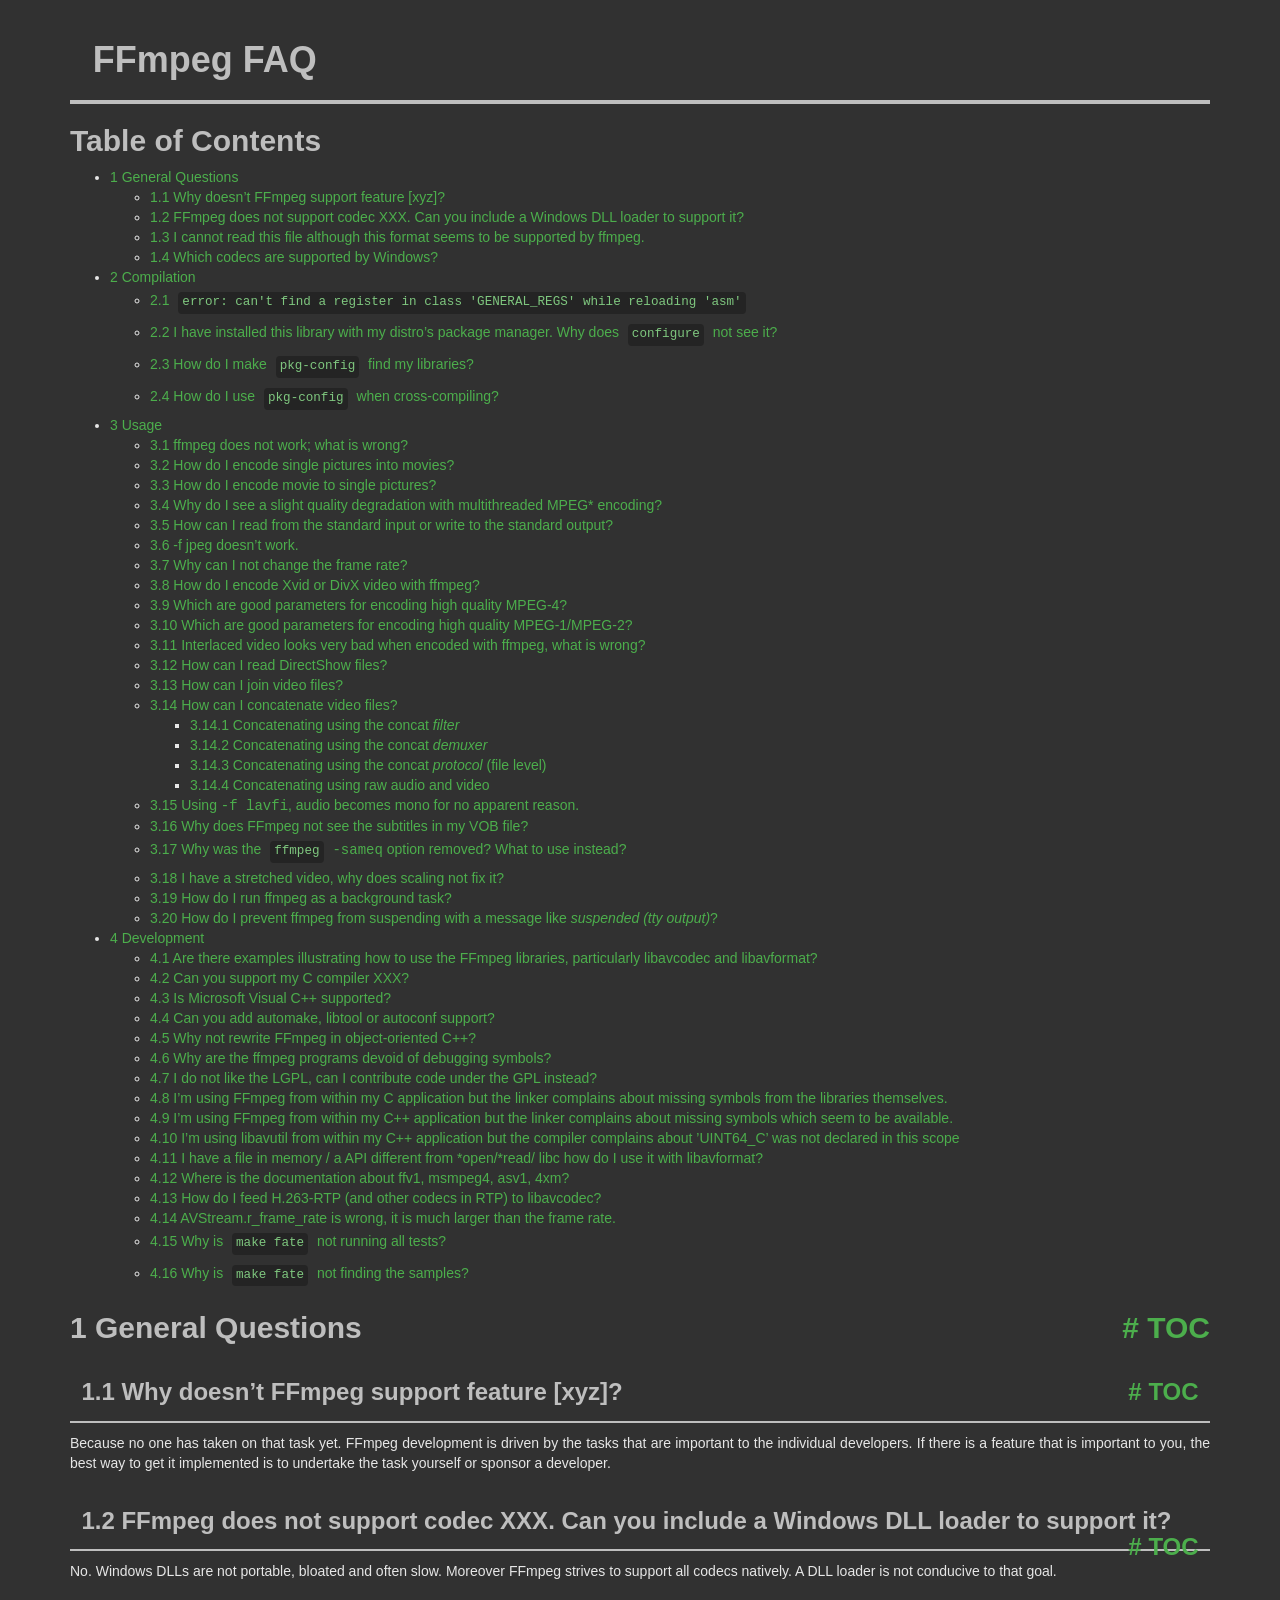
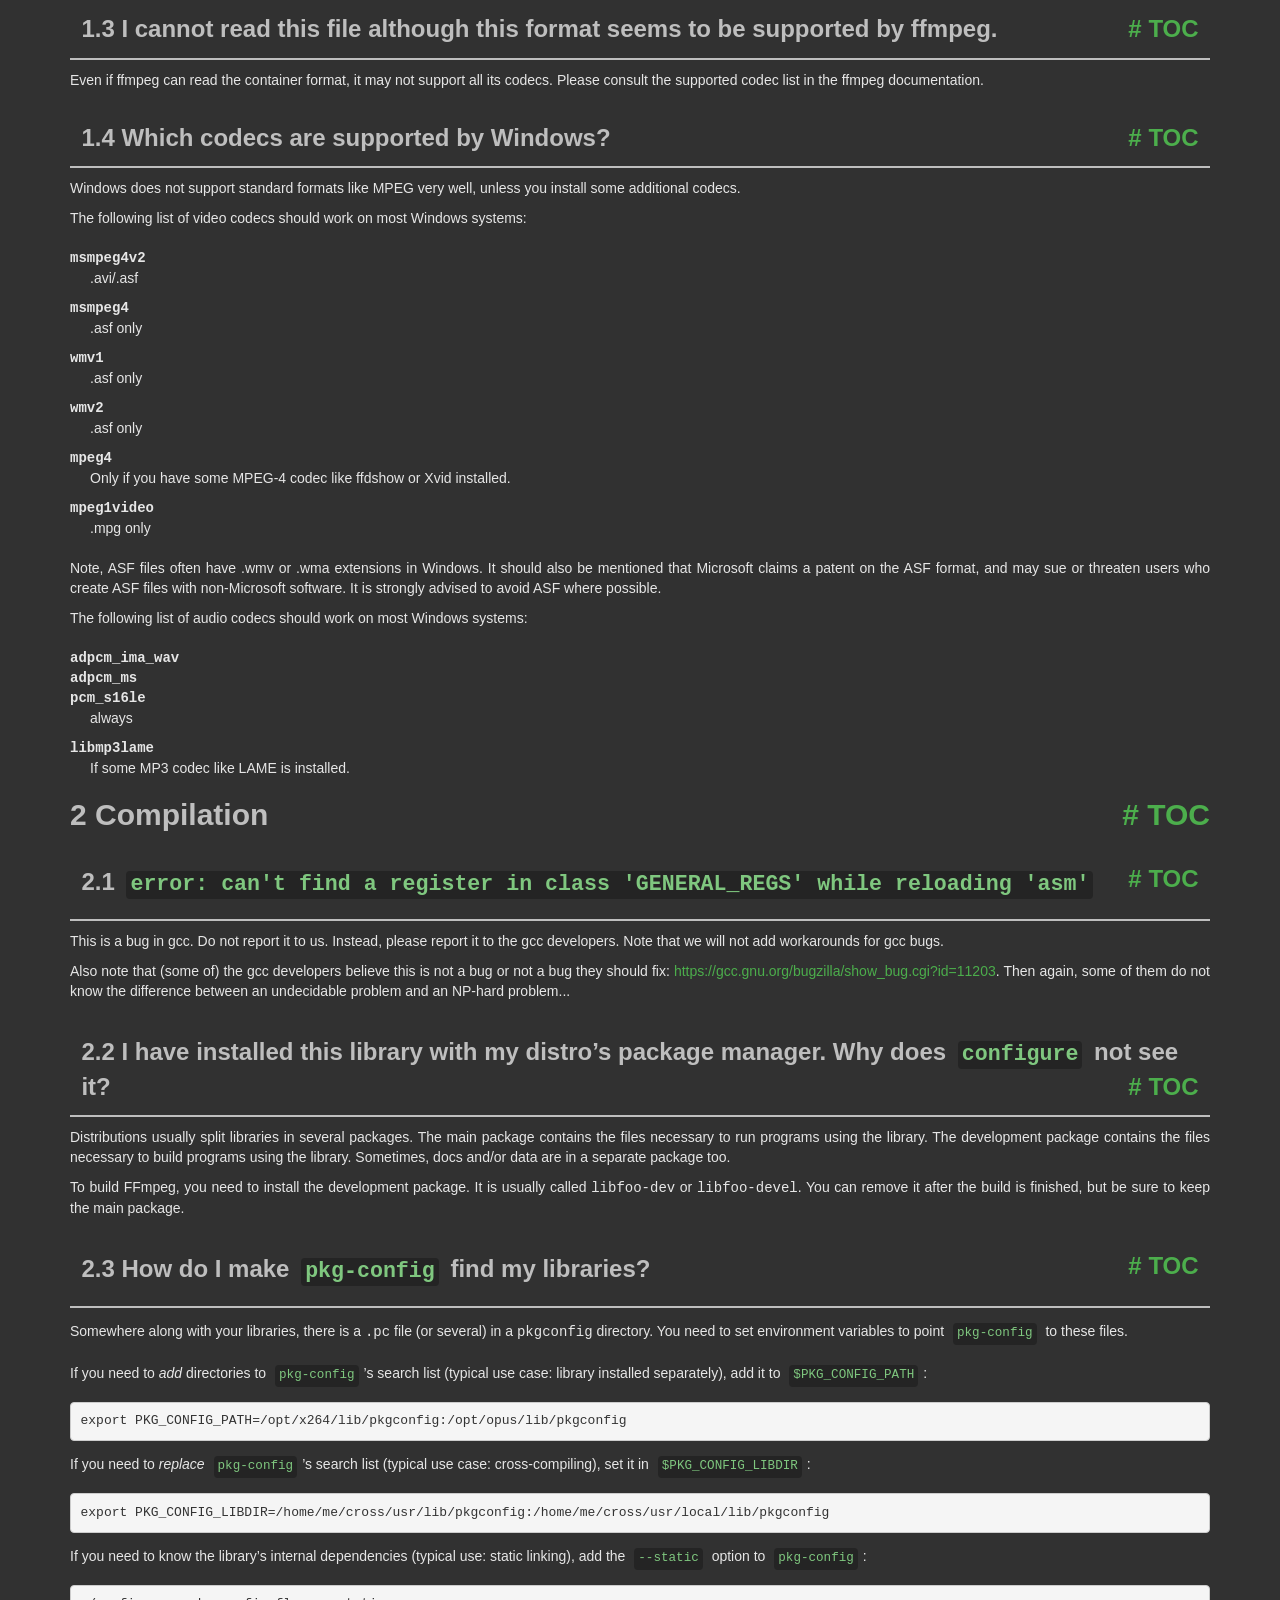
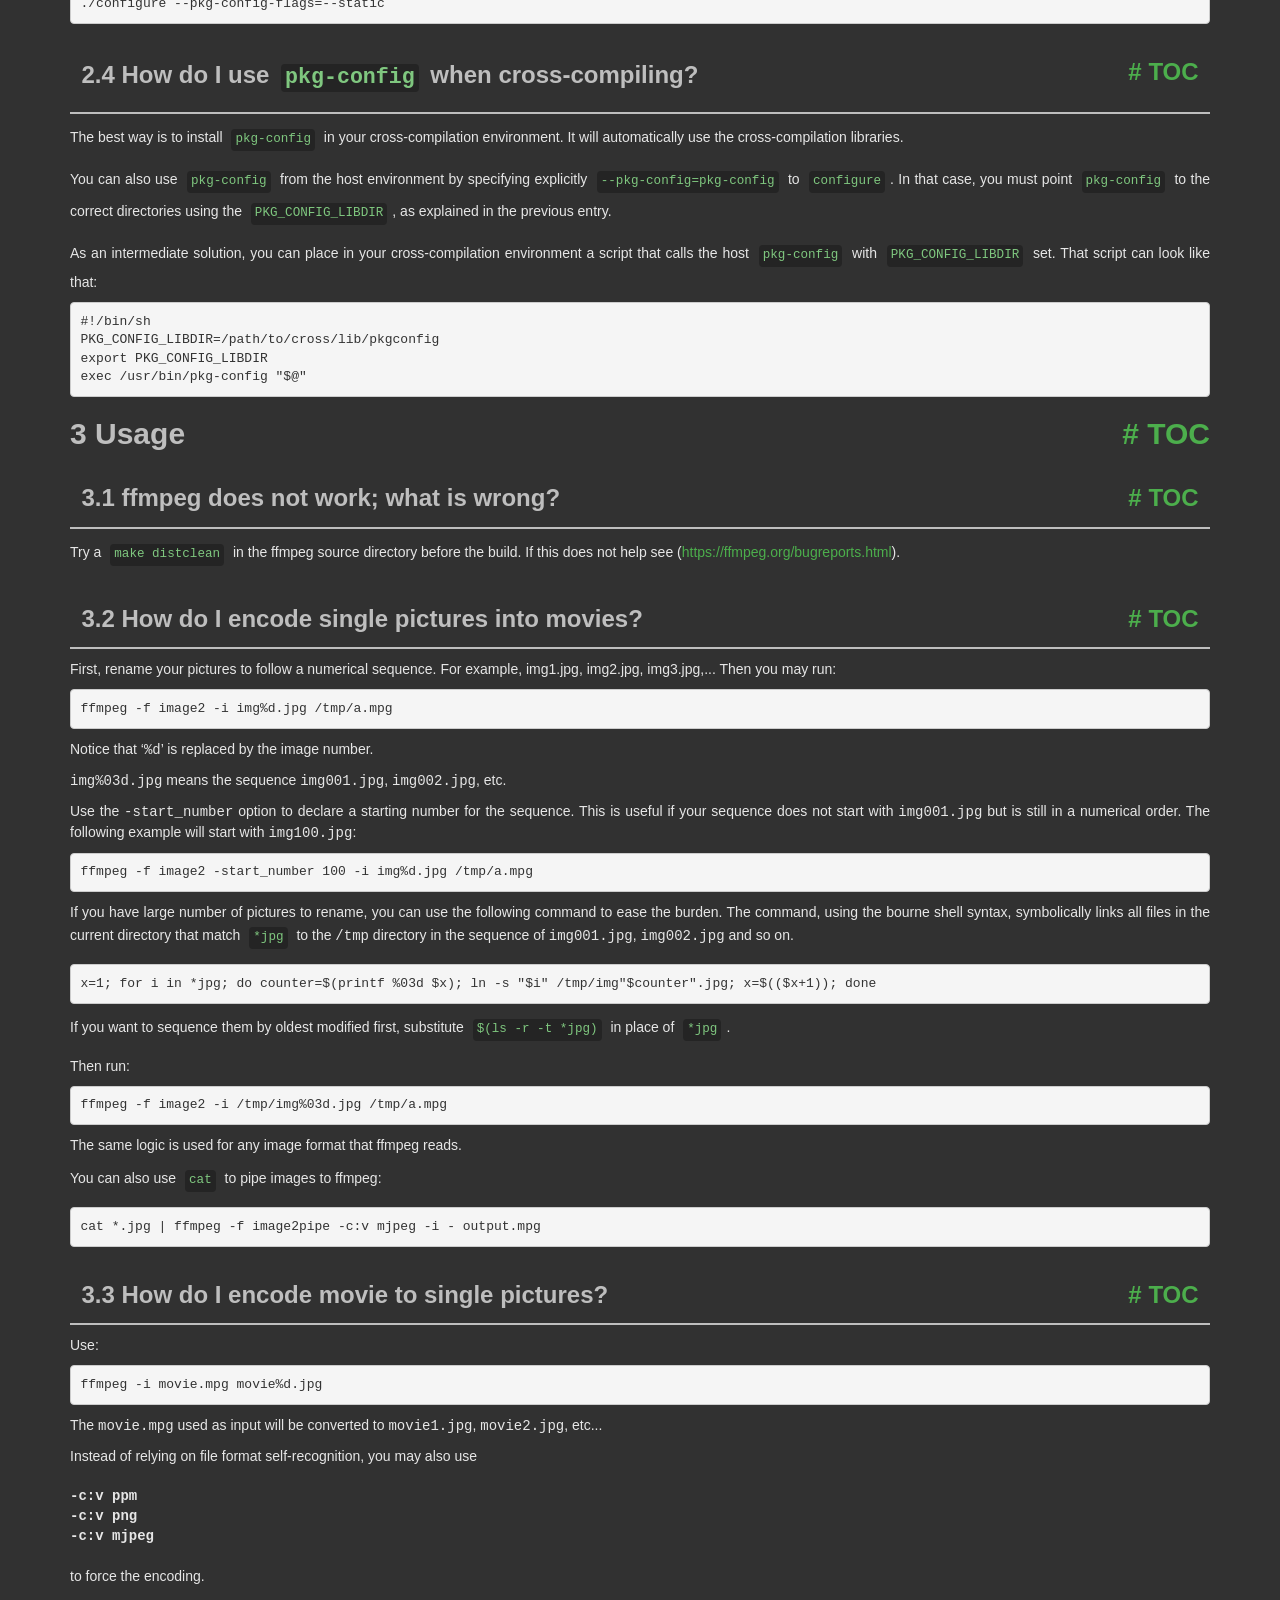
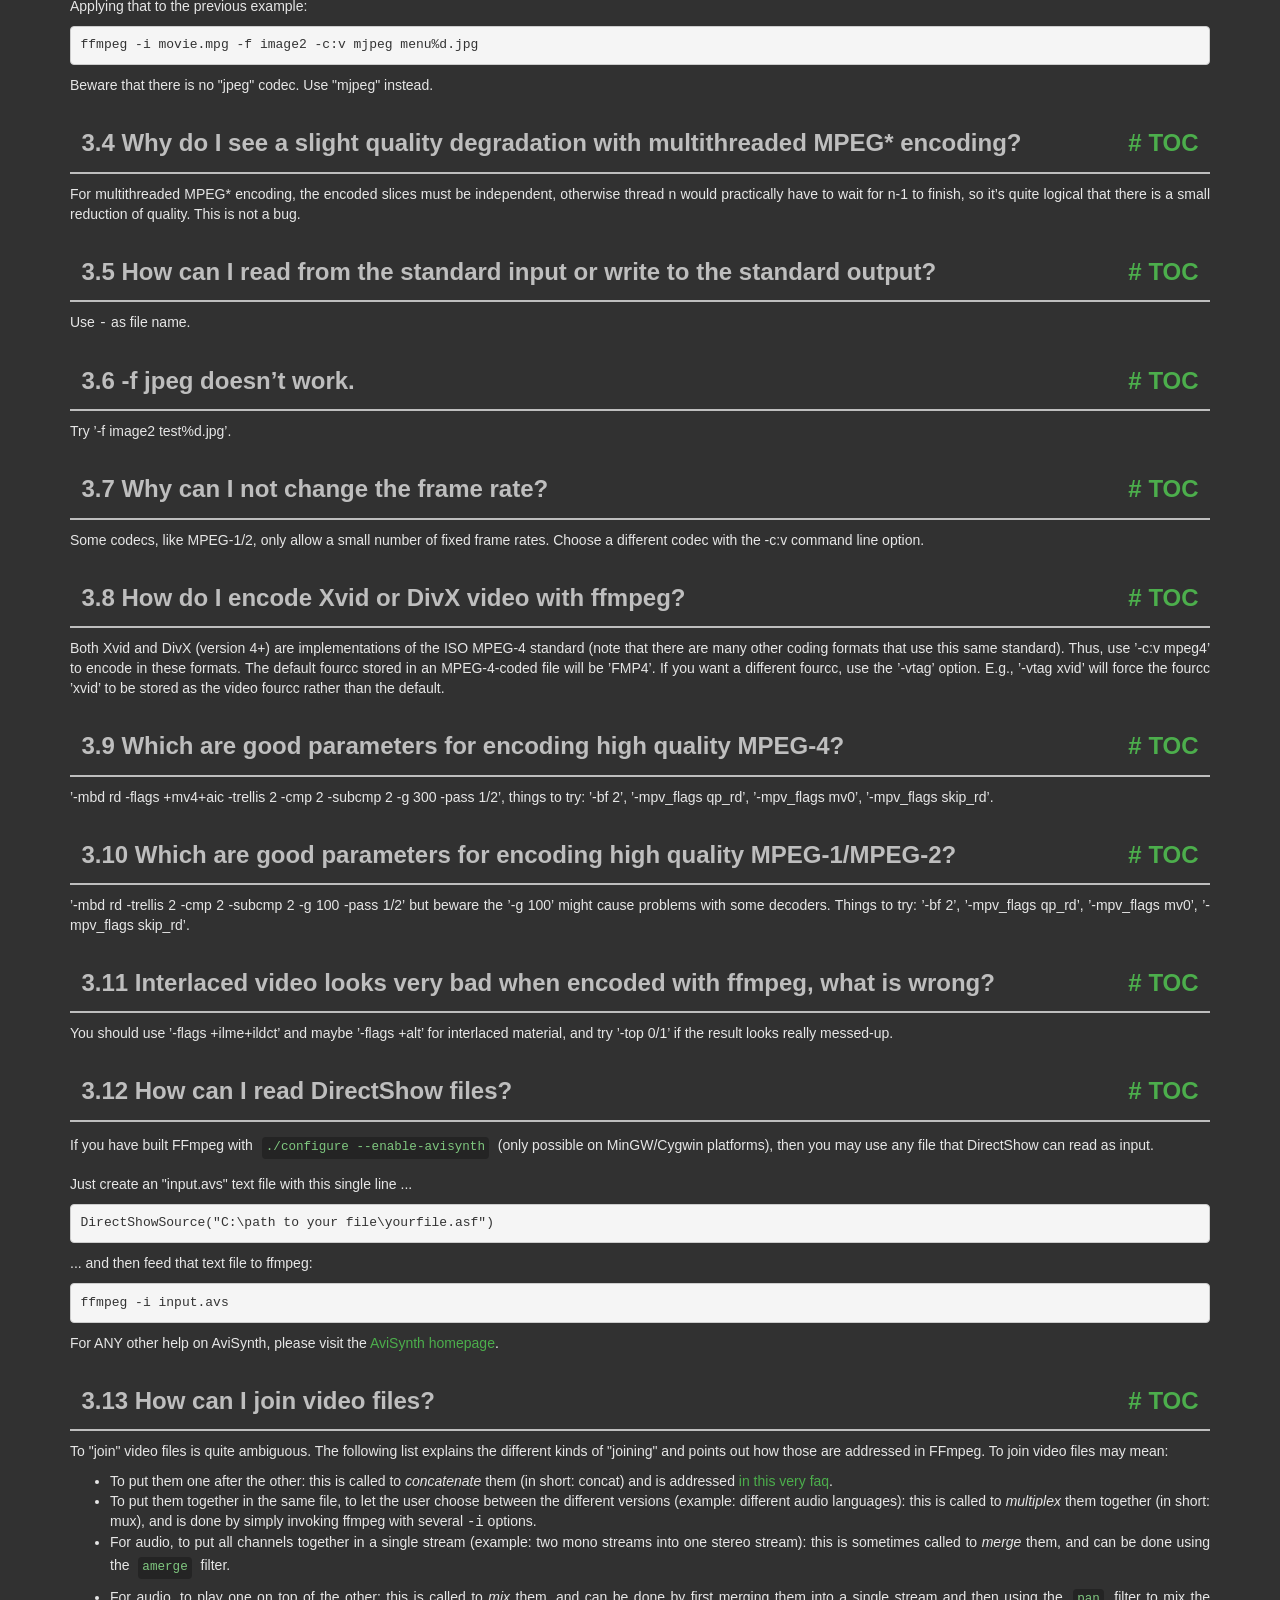
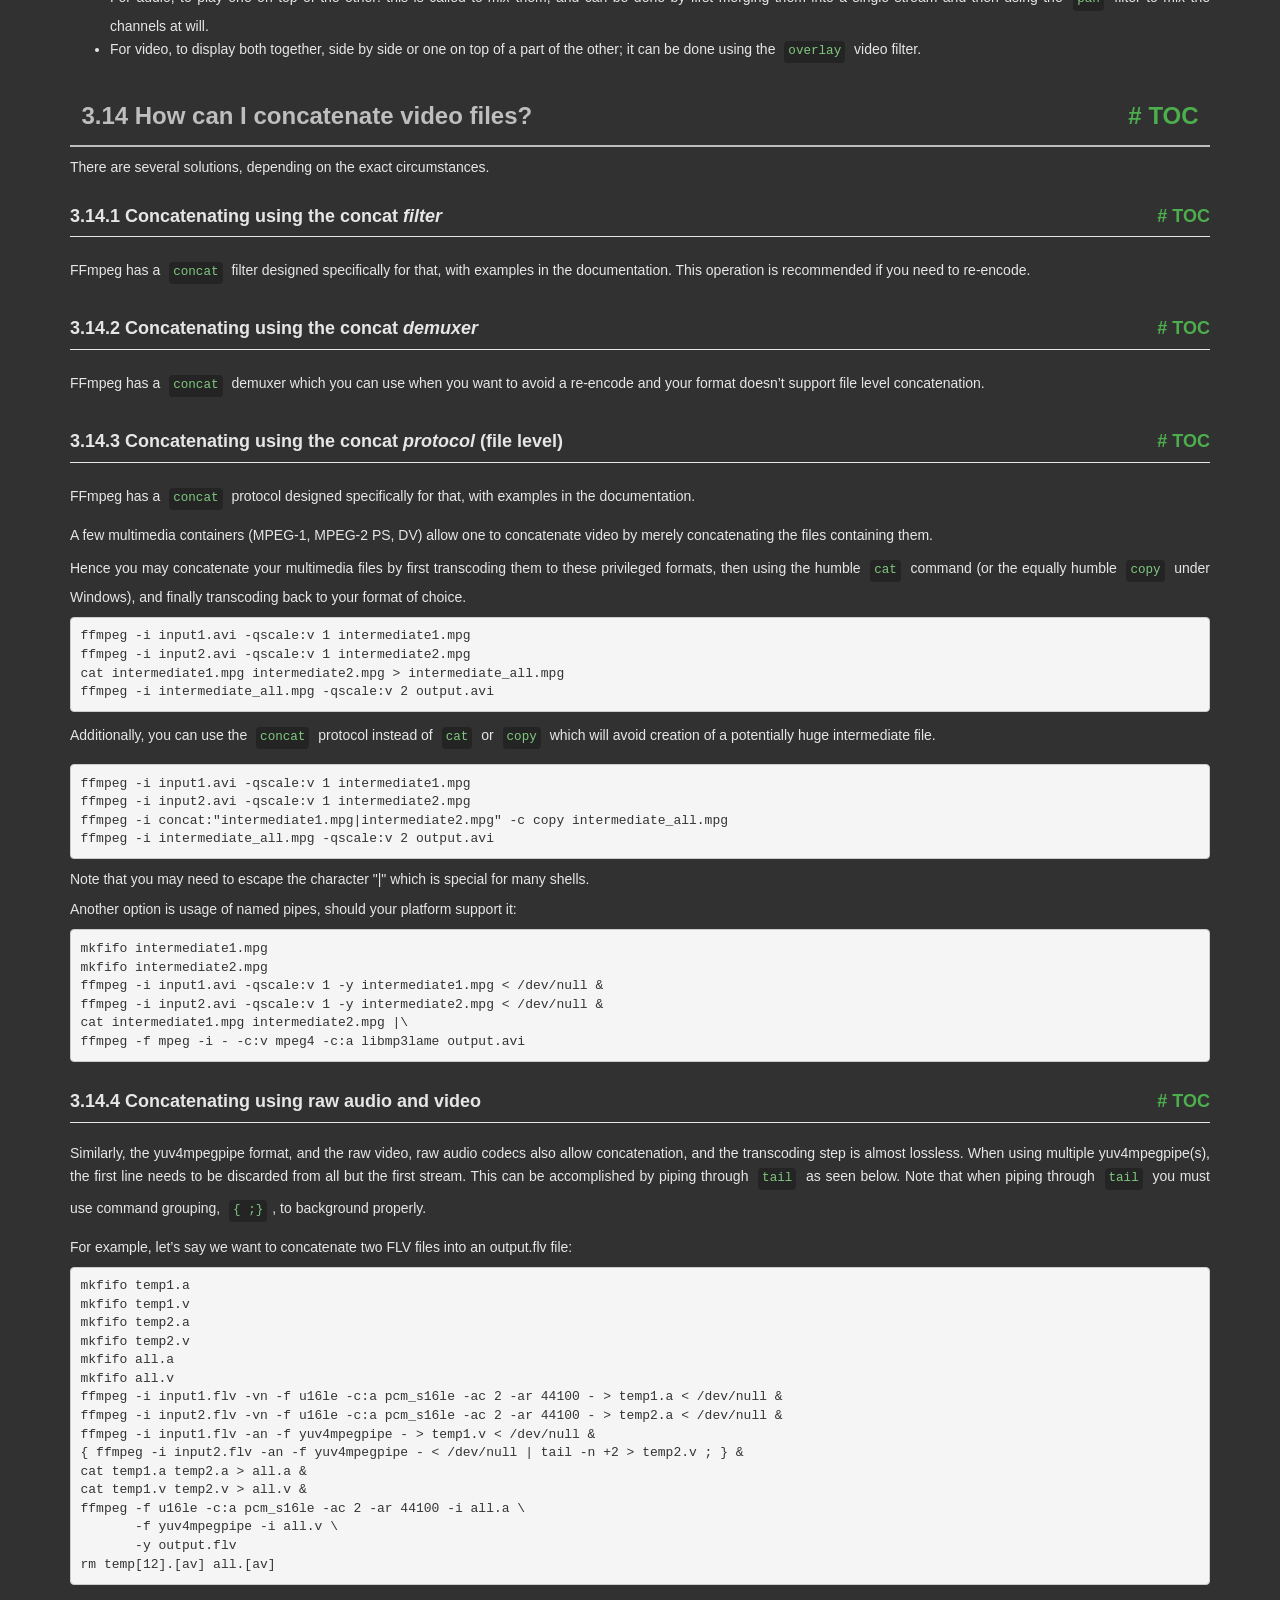
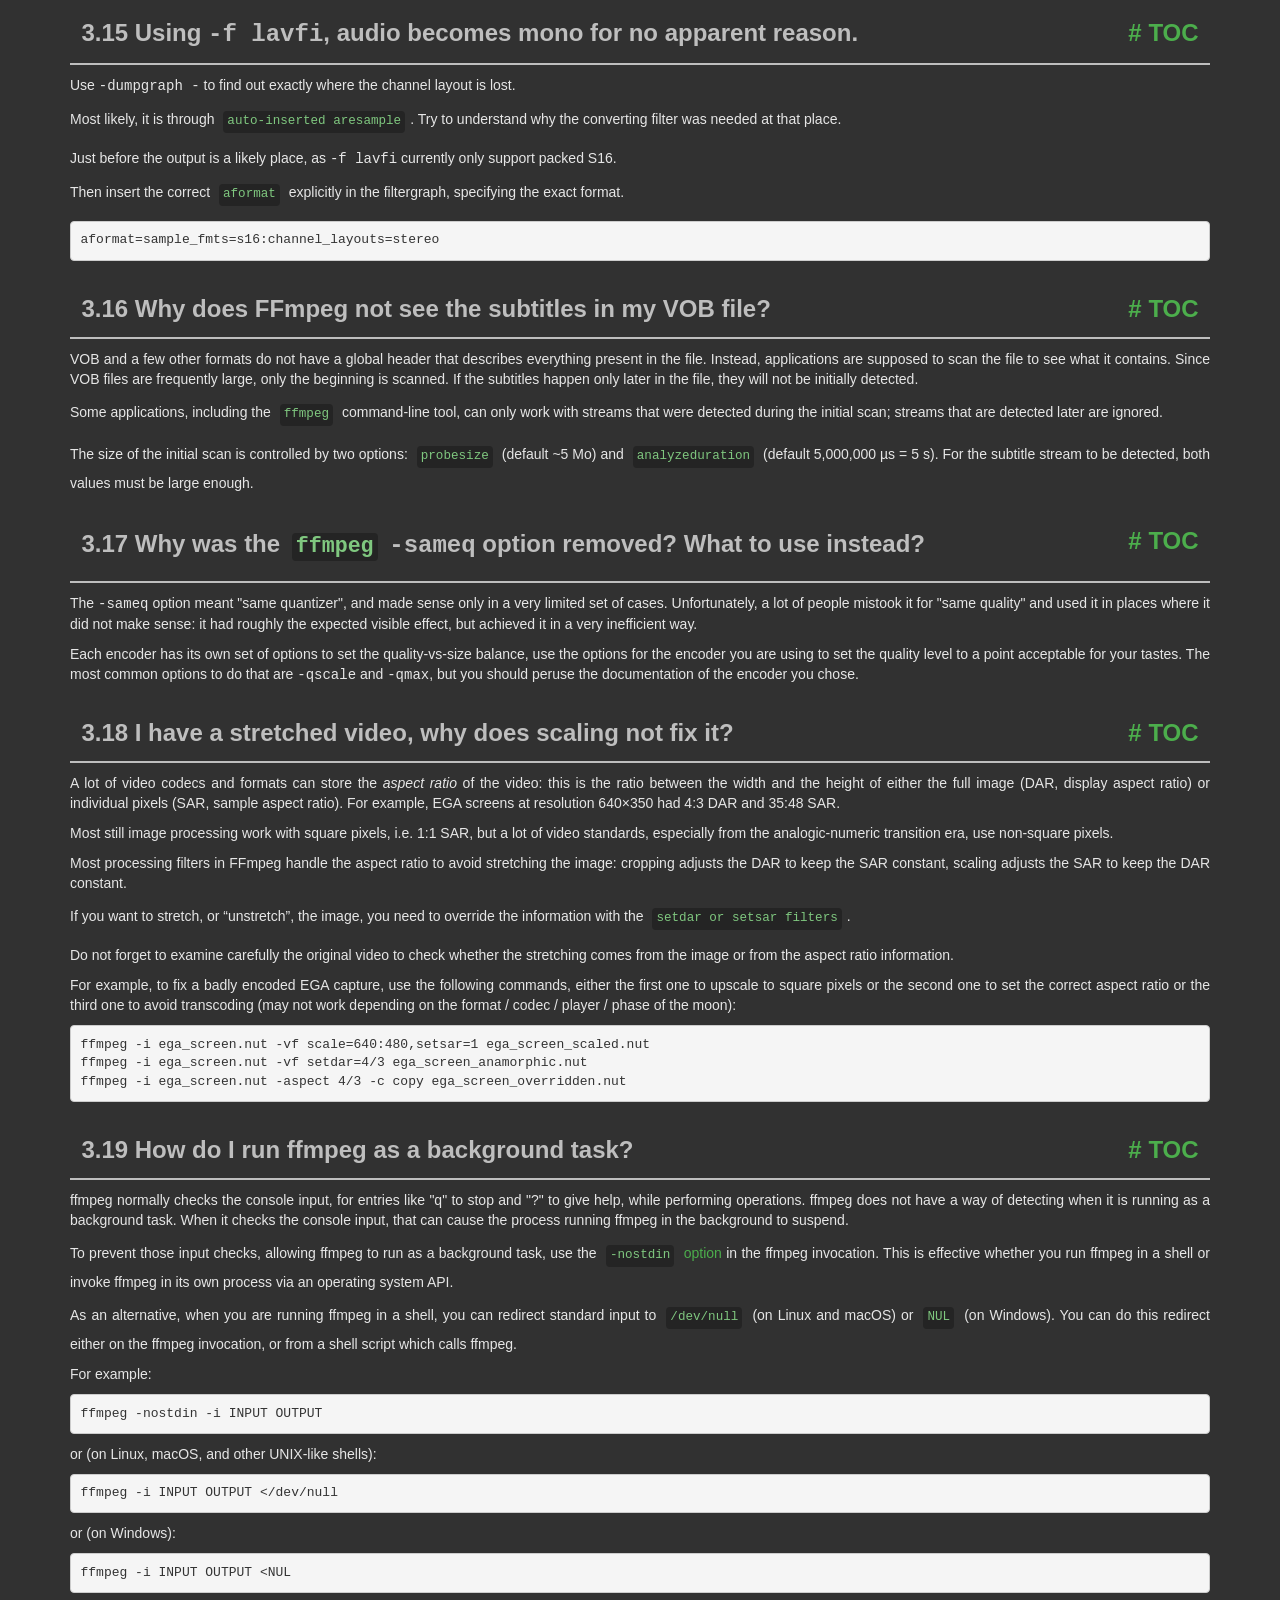
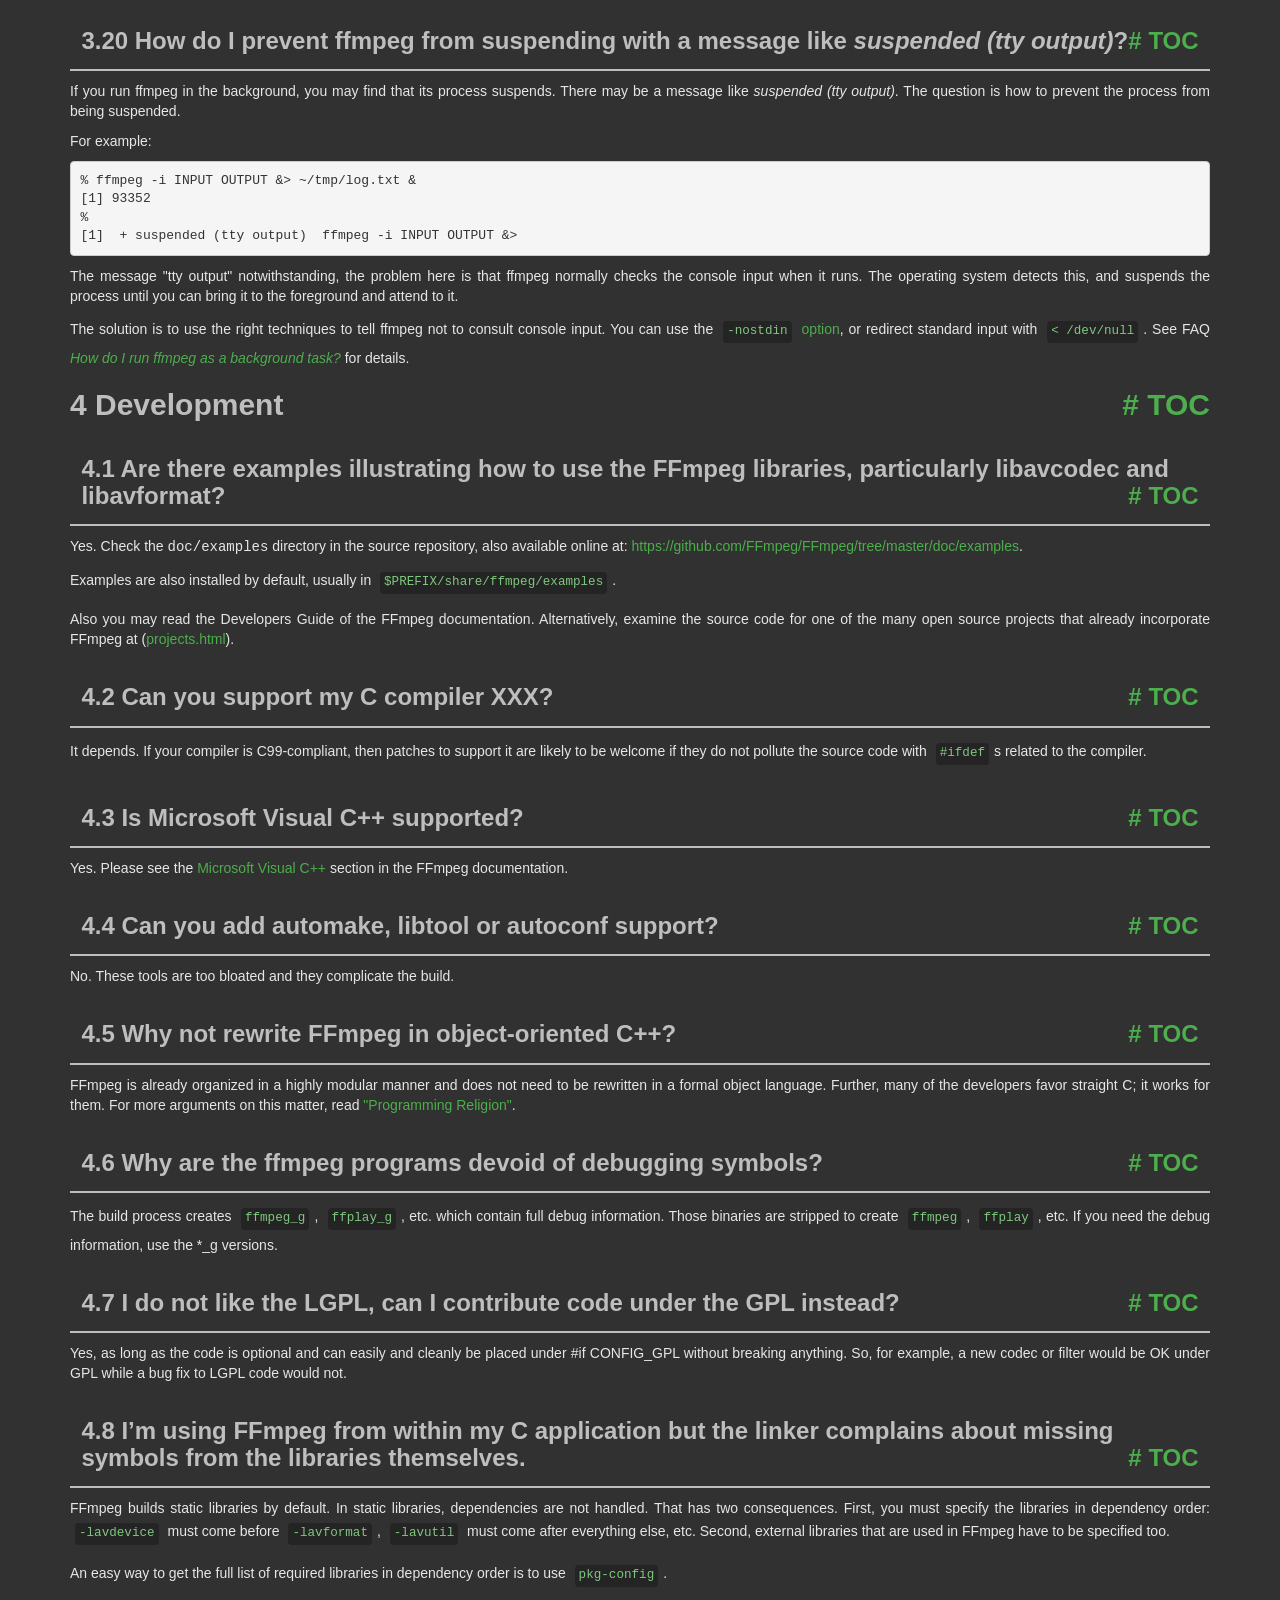
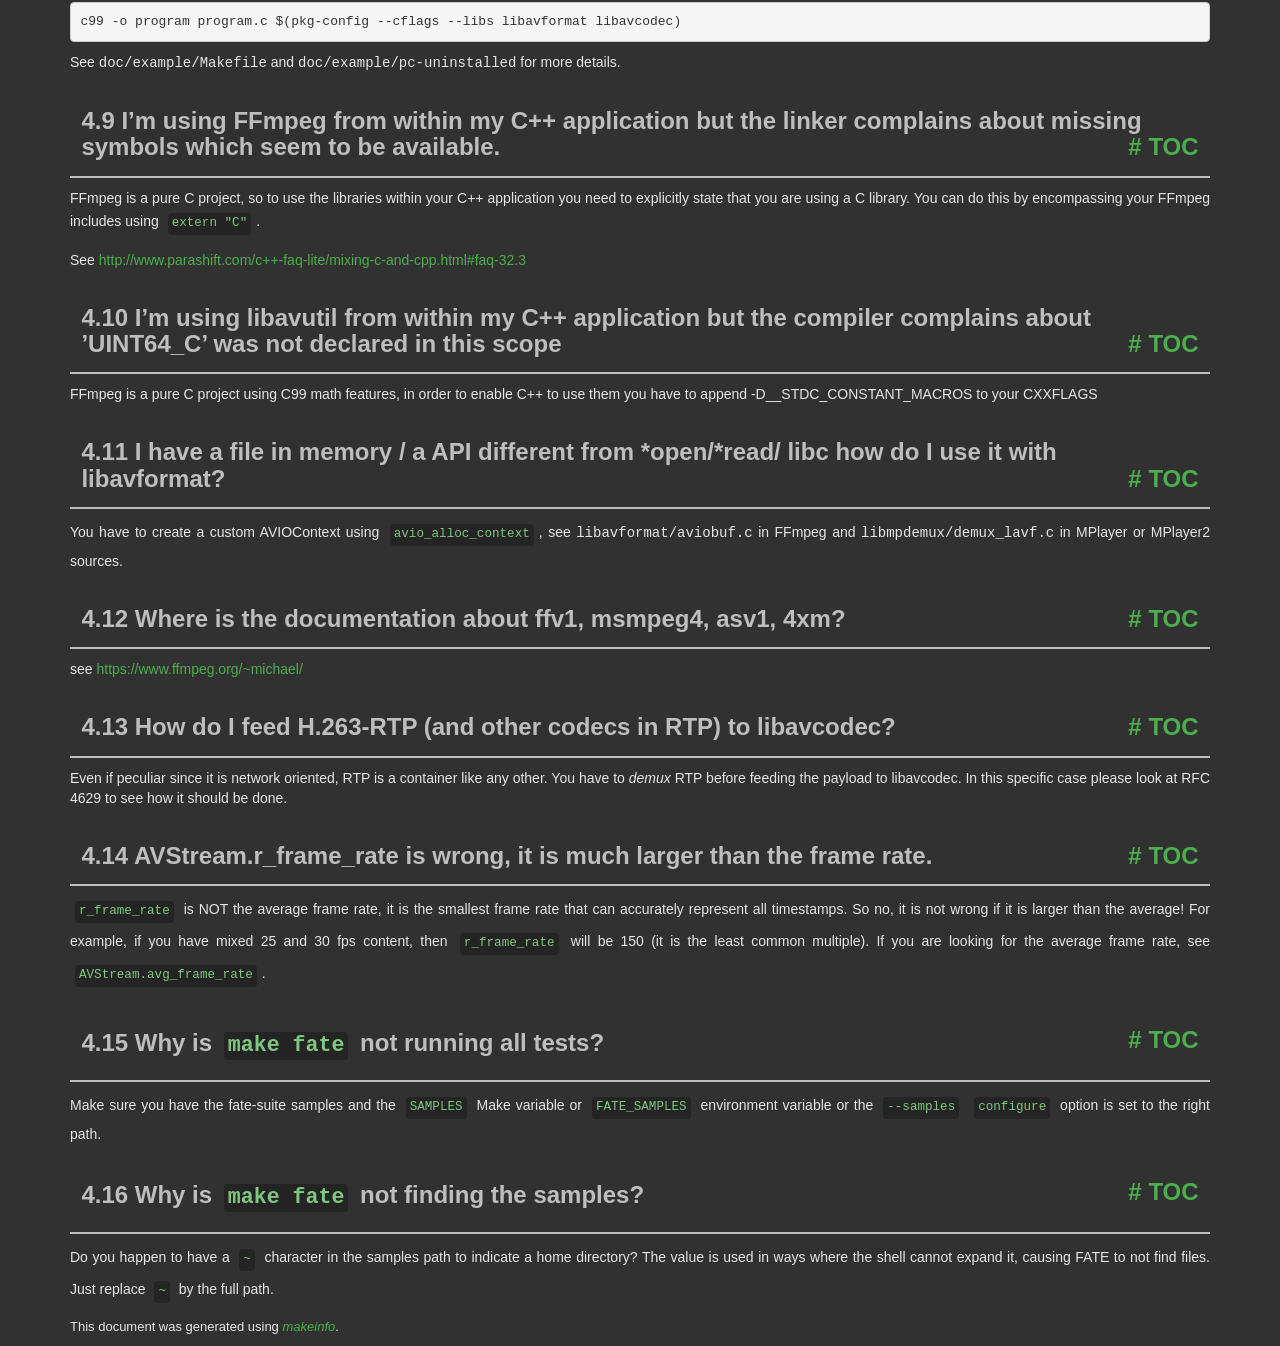
<file: ffmpeg/doc/faq.html>
<!DOCTYPE html PUBLIC "-//W3C//DTD HTML 4.01 Transitional//EN" "http://www.w3.org/TR/html4/loose.dtd">
<html>
<!-- Created by GNU Texinfo 7.2, https://www.gnu.org/software/texinfo/ -->
  <head>
    <meta charset="utf-8">
    <title>
      FFmpeg FAQ
    </title>
    <meta name="viewport" content="width=device-width,initial-scale=1.0">
    <link rel="stylesheet" type="text/css" href="bootstrap.min.css">
    <link rel="stylesheet" type="text/css" href="style.min.css">
  </head>
  <body>
    <div class="container">
      <h1>
      FFmpeg FAQ
      </h1>


<a name="SEC_Top"></a>

<div class="region-contents" id="SEC_Contents">
<h2 class="contents-heading">Table of Contents</h2>

<div class="contents">

<ul class="toc-numbered-mark">
  <li><a id="toc-General-Questions" href="#General-Questions">1 General Questions</a>
  <ul class="toc-numbered-mark">
    <li><a id="toc-Why-doesn_0027t-FFmpeg-support-feature-_005bxyz_005d_003f" href="#Why-doesn_0027t-FFmpeg-support-feature-_005bxyz_005d_003f">1.1 Why doesn&rsquo;t FFmpeg support feature [xyz]?</a></li>
    <li><a id="toc-FFmpeg-does-not-support-codec-XXX_002e-Can-you-include-a-Windows-DLL-loader-to-support-it_003f" href="#FFmpeg-does-not-support-codec-XXX_002e-Can-you-include-a-Windows-DLL-loader-to-support-it_003f">1.2 FFmpeg does not support codec XXX. Can you include a Windows DLL loader to support it?</a></li>
    <li><a id="toc-I-cannot-read-this-file-although-this-format-seems-to-be-supported-by-ffmpeg_002e" href="#I-cannot-read-this-file-although-this-format-seems-to-be-supported-by-ffmpeg_002e">1.3 I cannot read this file although this format seems to be supported by ffmpeg.</a></li>
    <li><a id="toc-Which-codecs-are-supported-by-Windows_003f" href="#Which-codecs-are-supported-by-Windows_003f">1.4 Which codecs are supported by Windows?</a></li>
  </ul></li>
  <li><a id="toc-Compilation" href="#Compilation">2 Compilation</a>
  <ul class="toc-numbered-mark">
    <li><a id="toc-error_003a-can_0027t-find-a-register-in-class-_0027GENERAL_005fREGS_0027-while-reloading-_0027asm_0027" href="#error_003a-can_0027t-find-a-register-in-class-_0027GENERAL_005fREGS_0027-while-reloading-_0027asm_0027">2.1 <code class="code">error: can't find a register in class 'GENERAL_REGS' while reloading 'asm'</code></a></li>
    <li><a id="toc-I-have-installed-this-library-with-my-distro_0027s-package-manager_002e-Why-does-configure-not-see-it_003f" href="#I-have-installed-this-library-with-my-distro_0027s-package-manager_002e-Why-does-configure-not-see-it_003f">2.2 I have installed this library with my distro&rsquo;s package manager. Why does <code class="command">configure</code> not see it?</a></li>
    <li><a id="toc-How-do-I-make-pkg_002dconfig-find-my-libraries_003f" href="#How-do-I-make-pkg_002dconfig-find-my-libraries_003f">2.3 How do I make <code class="command">pkg-config</code> find my libraries?</a></li>
    <li><a id="toc-How-do-I-use-pkg_002dconfig-when-cross_002dcompiling_003f" href="#How-do-I-use-pkg_002dconfig-when-cross_002dcompiling_003f">2.4 How do I use <code class="command">pkg-config</code> when cross-compiling?</a></li>
  </ul></li>
  <li><a id="toc-Usage" href="#Usage">3 Usage</a>
  <ul class="toc-numbered-mark">
    <li><a id="toc-ffmpeg-does-not-work_003b-what-is-wrong_003f" href="#ffmpeg-does-not-work_003b-what-is-wrong_003f">3.1 ffmpeg does not work; what is wrong?</a></li>
    <li><a id="toc-How-do-I-encode-single-pictures-into-movies_003f" href="#How-do-I-encode-single-pictures-into-movies_003f">3.2 How do I encode single pictures into movies?</a></li>
    <li><a id="toc-How-do-I-encode-movie-to-single-pictures_003f" href="#How-do-I-encode-movie-to-single-pictures_003f">3.3 How do I encode movie to single pictures?</a></li>
    <li><a id="toc-Why-do-I-see-a-slight-quality-degradation-with-multithreaded-MPEG_002a-encoding_003f" href="#Why-do-I-see-a-slight-quality-degradation-with-multithreaded-MPEG_002a-encoding_003f">3.4 Why do I see a slight quality degradation with multithreaded MPEG* encoding?</a></li>
    <li><a id="toc-How-can-I-read-from-the-standard-input-or-write-to-the-standard-output_003f" href="#How-can-I-read-from-the-standard-input-or-write-to-the-standard-output_003f">3.5 How can I read from the standard input or write to the standard output?</a></li>
    <li><a id="toc-_002df-jpeg-doesn_0027t-work_002e" href="#g_t_002df-jpeg-doesn_0027t-work_002e">3.6 -f jpeg doesn&rsquo;t work.</a></li>
    <li><a id="toc-Why-can-I-not-change-the-frame-rate_003f" href="#Why-can-I-not-change-the-frame-rate_003f">3.7 Why can I not change the frame rate?</a></li>
    <li><a id="toc-How-do-I-encode-Xvid-or-DivX-video-with-ffmpeg_003f" href="#How-do-I-encode-Xvid-or-DivX-video-with-ffmpeg_003f">3.8 How do I encode Xvid or DivX video with ffmpeg?</a></li>
    <li><a id="toc-Which-are-good-parameters-for-encoding-high-quality-MPEG_002d4_003f" href="#Which-are-good-parameters-for-encoding-high-quality-MPEG_002d4_003f">3.9 Which are good parameters for encoding high quality MPEG-4?</a></li>
    <li><a id="toc-Which-are-good-parameters-for-encoding-high-quality-MPEG_002d1_002fMPEG_002d2_003f" href="#Which-are-good-parameters-for-encoding-high-quality-MPEG_002d1_002fMPEG_002d2_003f">3.10 Which are good parameters for encoding high quality MPEG-1/MPEG-2?</a></li>
    <li><a id="toc-Interlaced-video-looks-very-bad-when-encoded-with-ffmpeg_002c-what-is-wrong_003f" href="#Interlaced-video-looks-very-bad-when-encoded-with-ffmpeg_002c-what-is-wrong_003f">3.11 Interlaced video looks very bad when encoded with ffmpeg, what is wrong?</a></li>
    <li><a id="toc-How-can-I-read-DirectShow-files_003f" href="#How-can-I-read-DirectShow-files_003f">3.12 How can I read DirectShow files?</a></li>
    <li><a id="toc-How-can-I-join-video-files_003f" href="#How-can-I-join-video-files_003f">3.13 How can I join video files?</a></li>
    <li><a id="toc-How-can-I-concatenate-video-files_003f" href="#How-can-I-concatenate-video-files_003f">3.14 How can I concatenate video files?</a>
    <ul class="toc-numbered-mark">
      <li><a id="toc-Concatenating-using-the-concat-filter" href="#Concatenating-using-the-concat-filter">3.14.1 Concatenating using the concat <em class="emph">filter</em></a></li>
      <li><a id="toc-Concatenating-using-the-concat-demuxer" href="#Concatenating-using-the-concat-demuxer">3.14.2 Concatenating using the concat <em class="emph">demuxer</em></a></li>
      <li><a id="toc-Concatenating-using-the-concat-protocol-_0028file-level_0029" href="#Concatenating-using-the-concat-protocol-_0028file-level_0029">3.14.3 Concatenating using the concat <em class="emph">protocol</em> (file level)</a></li>
      <li><a id="toc-Concatenating-using-raw-audio-and-video" href="#Concatenating-using-raw-audio-and-video">3.14.4 Concatenating using raw audio and video</a></li>
    </ul></li>
    <li><a id="toc-Using-_002df-lavfi_002c-audio-becomes-mono-for-no-apparent-reason_002e" href="#Using-_002df-lavfi_002c-audio-becomes-mono-for-no-apparent-reason_002e">3.15 Using <samp class="option">-f lavfi</samp>, audio becomes mono for no apparent reason.</a></li>
    <li><a id="toc-Why-does-FFmpeg-not-see-the-subtitles-in-my-VOB-file_003f" href="#Why-does-FFmpeg-not-see-the-subtitles-in-my-VOB-file_003f">3.16 Why does FFmpeg not see the subtitles in my VOB file?</a></li>
    <li><a id="toc-Why-was-the-ffmpeg-_002dsameq-option-removed_003f-What-to-use-instead_003f" href="#Why-was-the-ffmpeg-_002dsameq-option-removed_003f-What-to-use-instead_003f">3.17 Why was the <code class="command">ffmpeg</code> <samp class="option">-sameq</samp> option removed? What to use instead?</a></li>
    <li><a id="toc-I-have-a-stretched-video_002c-why-does-scaling-not-fix-it_003f" href="#I-have-a-stretched-video_002c-why-does-scaling-not-fix-it_003f">3.18 I have a stretched video, why does scaling not fix it?</a></li>
    <li><a id="toc-How-do-I-run-ffmpeg-as-a-background-task_003f" href="#How-do-I-run-ffmpeg-as-a-background-task_003f">3.19 How do I run ffmpeg as a background task?</a></li>
    <li><a id="toc-How-do-I-prevent-ffmpeg-from-suspending-with-a-message-like-suspended-_0028tty-output_0029_003f" href="#How-do-I-prevent-ffmpeg-from-suspending-with-a-message-like-suspended-_0028tty-output_0029_003f">3.20 How do I prevent ffmpeg from suspending with a message like <em class="emph">suspended (tty output)</em>?</a></li>
  </ul></li>
  <li><a id="toc-Development" href="#Development">4 Development</a>
  <ul class="toc-numbered-mark">
    <li><a id="toc-Are-there-examples-illustrating-how-to-use-the-FFmpeg-libraries_002c-particularly-libavcodec-and-libavformat_003f" href="#Are-there-examples-illustrating-how-to-use-the-FFmpeg-libraries_002c-particularly-libavcodec-and-libavformat_003f">4.1 Are there examples illustrating how to use the FFmpeg libraries, particularly libavcodec and libavformat?</a></li>
    <li><a id="toc-Can-you-support-my-C-compiler-XXX_003f" href="#Can-you-support-my-C-compiler-XXX_003f">4.2 Can you support my C compiler XXX?</a></li>
    <li><a id="toc-Is-Microsoft-Visual-C_002b_002b-supported_003f" href="#Is-Microsoft-Visual-C_002b_002b-supported_003f">4.3 Is Microsoft Visual C++ supported?</a></li>
    <li><a id="toc-Can-you-add-automake_002c-libtool-or-autoconf-support_003f" href="#Can-you-add-automake_002c-libtool-or-autoconf-support_003f">4.4 Can you add automake, libtool or autoconf support?</a></li>
    <li><a id="toc-Why-not-rewrite-FFmpeg-in-object_002doriented-C_002b_002b_003f" href="#Why-not-rewrite-FFmpeg-in-object_002doriented-C_002b_002b_003f">4.5 Why not rewrite FFmpeg in object-oriented C++?</a></li>
    <li><a id="toc-Why-are-the-ffmpeg-programs-devoid-of-debugging-symbols_003f" href="#Why-are-the-ffmpeg-programs-devoid-of-debugging-symbols_003f">4.6 Why are the ffmpeg programs devoid of debugging symbols?</a></li>
    <li><a id="toc-I-do-not-like-the-LGPL_002c-can-I-contribute-code-under-the-GPL-instead_003f" href="#I-do-not-like-the-LGPL_002c-can-I-contribute-code-under-the-GPL-instead_003f">4.7 I do not like the LGPL, can I contribute code under the GPL instead?</a></li>
    <li><a id="toc-I_0027m-using-FFmpeg-from-within-my-C-application-but-the-linker-complains-about-missing-symbols-from-the-libraries-themselves_002e" href="#I_0027m-using-FFmpeg-from-within-my-C-application-but-the-linker-complains-about-missing-symbols-from-the-libraries-themselves_002e">4.8 I&rsquo;m using FFmpeg from within my C application but the linker complains about missing symbols from the libraries themselves.</a></li>
    <li><a id="toc-I_0027m-using-FFmpeg-from-within-my-C_002b_002b-application-but-the-linker-complains-about-missing-symbols-which-seem-to-be-available_002e" href="#I_0027m-using-FFmpeg-from-within-my-C_002b_002b-application-but-the-linker-complains-about-missing-symbols-which-seem-to-be-available_002e">4.9 I&rsquo;m using FFmpeg from within my C++ application but the linker complains about missing symbols which seem to be available.</a></li>
    <li><a id="toc-I_0027m-using-libavutil-from-within-my-C_002b_002b-application-but-the-compiler-complains-about-_0027UINT64_005fC_0027-was-not-declared-in-this-scope" href="#I_0027m-using-libavutil-from-within-my-C_002b_002b-application-but-the-compiler-complains-about-_0027UINT64_005fC_0027-was-not-declared-in-this-scope">4.10 I&rsquo;m using libavutil from within my C++ application but the compiler complains about &rsquo;UINT64_C&rsquo; was not declared in this scope</a></li>
    <li><a id="toc-I-have-a-file-in-memory-_002f-a-API-different-from-_002aopen_002f_002aread_002f-libc-how-do-I-use-it-with-libavformat_003f" href="#I-have-a-file-in-memory-_002f-a-API-different-from-_002aopen_002f_002aread_002f-libc-how-do-I-use-it-with-libavformat_003f">4.11 I have a file in memory / a API different from *open/*read/ libc how do I use it with libavformat?</a></li>
    <li><a id="toc-Where-is-the-documentation-about-ffv1_002c-msmpeg4_002c-asv1_002c-4xm_003f" href="#Where-is-the-documentation-about-ffv1_002c-msmpeg4_002c-asv1_002c-4xm_003f">4.12 Where is the documentation about ffv1, msmpeg4, asv1, 4xm?</a></li>
    <li><a id="toc-How-do-I-feed-H_002e263_002dRTP-_0028and-other-codecs-in-RTP_0029-to-libavcodec_003f" href="#How-do-I-feed-H_002e263_002dRTP-_0028and-other-codecs-in-RTP_0029-to-libavcodec_003f">4.13 How do I feed H.263-RTP (and other codecs in RTP) to libavcodec?</a></li>
    <li><a id="toc-AVStream_002er_005fframe_005frate-is-wrong_002c-it-is-much-larger-than-the-frame-rate_002e" href="#AVStream_002er_005fframe_005frate-is-wrong_002c-it-is-much-larger-than-the-frame-rate_002e">4.14 AVStream.r_frame_rate is wrong, it is much larger than the frame rate.</a></li>
    <li><a id="toc-Why-is-make-fate-not-running-all-tests_003f" href="#Why-is-make-fate-not-running-all-tests_003f">4.15 Why is <code class="code">make fate</code> not running all tests?</a></li>
    <li><a id="toc-Why-is-make-fate-not-finding-the-samples_003f" href="#Why-is-make-fate-not-finding-the-samples_003f">4.16 Why is <code class="code">make fate</code> not finding the samples?</a></li>
  </ul></li>
</ul>
</div>
</div>

<a name="General-Questions"></a>
<h2 class="chapter">1 General Questions<span class="pull-right"><a class="anchor hidden-xs" href="#General-Questions" aria-hidden="true">#</a> <a class="anchor hidden-xs"href="#toc-General-Questions" aria-hidden="true">TOC</a></span></h2>

<a name="Why-doesn_0027t-FFmpeg-support-feature-_005bxyz_005d_003f"></a>
<h3 class="section">1.1 Why doesn&rsquo;t FFmpeg support feature [xyz]?<span class="pull-right"><a class="anchor hidden-xs" href="#Why-doesn_0027t-FFmpeg-support-feature-_005bxyz_005d_003f" aria-hidden="true">#</a> <a class="anchor hidden-xs"href="#toc-Why-doesn_0027t-FFmpeg-support-feature-_005bxyz_005d_003f" aria-hidden="true">TOC</a></span></h3>

<p>Because no one has taken on that task yet. FFmpeg development is
driven by the tasks that are important to the individual developers.
If there is a feature that is important to you, the best way to get
it implemented is to undertake the task yourself or sponsor a developer.
</p>
<a name="FFmpeg-does-not-support-codec-XXX_002e-Can-you-include-a-Windows-DLL-loader-to-support-it_003f"></a>
<h3 class="section">1.2 FFmpeg does not support codec XXX. Can you include a Windows DLL loader to support it?<span class="pull-right"><a class="anchor hidden-xs" href="#FFmpeg-does-not-support-codec-XXX_002e-Can-you-include-a-Windows-DLL-loader-to-support-it_003f" aria-hidden="true">#</a> <a class="anchor hidden-xs"href="#toc-FFmpeg-does-not-support-codec-XXX_002e-Can-you-include-a-Windows-DLL-loader-to-support-it_003f" aria-hidden="true">TOC</a></span></h3>

<p>No. Windows DLLs are not portable, bloated and often slow.
Moreover FFmpeg strives to support all codecs natively.
A DLL loader is not conducive to that goal.
</p>
<a name="I-cannot-read-this-file-although-this-format-seems-to-be-supported-by-ffmpeg_002e"></a>
<h3 class="section">1.3 I cannot read this file although this format seems to be supported by ffmpeg.<span class="pull-right"><a class="anchor hidden-xs" href="#I-cannot-read-this-file-although-this-format-seems-to-be-supported-by-ffmpeg_002e" aria-hidden="true">#</a> <a class="anchor hidden-xs"href="#toc-I-cannot-read-this-file-although-this-format-seems-to-be-supported-by-ffmpeg_002e" aria-hidden="true">TOC</a></span></h3>

<p>Even if ffmpeg can read the container format, it may not support all its
codecs. Please consult the supported codec list in the ffmpeg
documentation.
</p>
<a name="Which-codecs-are-supported-by-Windows_003f"></a>
<h3 class="section">1.4 Which codecs are supported by Windows?<span class="pull-right"><a class="anchor hidden-xs" href="#Which-codecs-are-supported-by-Windows_003f" aria-hidden="true">#</a> <a class="anchor hidden-xs"href="#toc-Which-codecs-are-supported-by-Windows_003f" aria-hidden="true">TOC</a></span></h3>

<p>Windows does not support standard formats like MPEG very well, unless you
install some additional codecs.
</p>
<p>The following list of video codecs should work on most Windows systems:
</p><dl class="table">
<dt><samp class="option">msmpeg4v2</samp></dt>
<dd><p>.avi/.asf
</p></dd>
<dt><samp class="option">msmpeg4</samp></dt>
<dd><p>.asf only
</p></dd>
<dt><samp class="option">wmv1</samp></dt>
<dd><p>.asf only
</p></dd>
<dt><samp class="option">wmv2</samp></dt>
<dd><p>.asf only
</p></dd>
<dt><samp class="option">mpeg4</samp></dt>
<dd><p>Only if you have some MPEG-4 codec like ffdshow or Xvid installed.
</p></dd>
<dt><samp class="option">mpeg1video</samp></dt>
<dd><p>.mpg only
</p></dd>
</dl>
<p>Note, ASF files often have .wmv or .wma extensions in Windows. It should also
be mentioned that Microsoft claims a patent on the ASF format, and may sue
or threaten users who create ASF files with non-Microsoft software. It is
strongly advised to avoid ASF where possible.
</p>
<p>The following list of audio codecs should work on most Windows systems:
</p><dl class="table">
<dt><samp class="option">adpcm_ima_wav</samp></dt>
<dt><samp class="option">adpcm_ms</samp></dt>
<dt><samp class="option">pcm_s16le</samp></dt>
<dd><p>always
</p></dd>
<dt><samp class="option">libmp3lame</samp></dt>
<dd><p>If some MP3 codec like LAME is installed.
</p></dd>
</dl>


<a name="Compilation"></a>
<h2 class="chapter">2 Compilation<span class="pull-right"><a class="anchor hidden-xs" href="#Compilation" aria-hidden="true">#</a> <a class="anchor hidden-xs"href="#toc-Compilation" aria-hidden="true">TOC</a></span></h2>

<a name="error_003a-can_0027t-find-a-register-in-class-_0027GENERAL_005fREGS_0027-while-reloading-_0027asm_0027"></a>
<h3 class="section">2.1 <code class="code">error: can't find a register in class 'GENERAL_REGS' while reloading 'asm'</code><span class="pull-right"><a class="anchor hidden-xs" href="#error_003a-can_0027t-find-a-register-in-class-_0027GENERAL_005fREGS_0027-while-reloading-_0027asm_0027" aria-hidden="true">#</a> <a class="anchor hidden-xs"href="#toc-error_003a-can_0027t-find-a-register-in-class-_0027GENERAL_005fREGS_0027-while-reloading-_0027asm_0027" aria-hidden="true">TOC</a></span></h3>

<p>This is a bug in gcc. Do not report it to us. Instead, please report it to
the gcc developers. Note that we will not add workarounds for gcc bugs.
</p>
<p>Also note that (some of) the gcc developers believe this is not a bug or
not a bug they should fix:
<a class="url" href="https://gcc.gnu.org/bugzilla/show_bug.cgi?id=11203">https://gcc.gnu.org/bugzilla/show_bug.cgi?id=11203</a>.
Then again, some of them do not know the difference between an undecidable
problem and an NP-hard problem...
</p>
<a name="I-have-installed-this-library-with-my-distro_0027s-package-manager_002e-Why-does-configure-not-see-it_003f"></a>
<h3 class="section">2.2 I have installed this library with my distro&rsquo;s package manager. Why does <code class="command">configure</code> not see it?<span class="pull-right"><a class="anchor hidden-xs" href="#I-have-installed-this-library-with-my-distro_0027s-package-manager_002e-Why-does-configure-not-see-it_003f" aria-hidden="true">#</a> <a class="anchor hidden-xs"href="#toc-I-have-installed-this-library-with-my-distro_0027s-package-manager_002e-Why-does-configure-not-see-it_003f" aria-hidden="true">TOC</a></span></h3>

<p>Distributions usually split libraries in several packages. The main package
contains the files necessary to run programs using the library. The
development package contains the files necessary to build programs using the
library. Sometimes, docs and/or data are in a separate package too.
</p>
<p>To build FFmpeg, you need to install the development package. It is usually
called <samp class="file">libfoo-dev</samp> or <samp class="file">libfoo-devel</samp>. You can remove it after the
build is finished, but be sure to keep the main package.
</p>
<a name="How-do-I-make-pkg_002dconfig-find-my-libraries_003f"></a>
<h3 class="section">2.3 How do I make <code class="command">pkg-config</code> find my libraries?<span class="pull-right"><a class="anchor hidden-xs" href="#How-do-I-make-pkg_002dconfig-find-my-libraries_003f" aria-hidden="true">#</a> <a class="anchor hidden-xs"href="#toc-How-do-I-make-pkg_002dconfig-find-my-libraries_003f" aria-hidden="true">TOC</a></span></h3>

<p>Somewhere along with your libraries, there is a <samp class="file">.pc</samp> file (or several)
in a <samp class="file">pkgconfig</samp> directory. You need to set environment variables to
point <code class="command">pkg-config</code> to these files.
</p>
<p>If you need to <em class="emph">add</em> directories to <code class="command">pkg-config</code>&rsquo;s search list
(typical use case: library installed separately), add it to
<code class="code">$PKG_CONFIG_PATH</code>:
</p>
<div class="example">
<pre class="example-preformatted">export PKG_CONFIG_PATH=/opt/x264/lib/pkgconfig:/opt/opus/lib/pkgconfig
</pre></div>

<p>If you need to <em class="emph">replace</em> <code class="command">pkg-config</code>&rsquo;s search list
(typical use case: cross-compiling), set it in
<code class="code">$PKG_CONFIG_LIBDIR</code>:
</p>
<div class="example">
<pre class="example-preformatted">export PKG_CONFIG_LIBDIR=/home/me/cross/usr/lib/pkgconfig:/home/me/cross/usr/local/lib/pkgconfig
</pre></div>

<p>If you need to know the library&rsquo;s internal dependencies (typical use: static
linking), add the <code class="code">--static</code> option to <code class="command">pkg-config</code>:
</p>
<div class="example">
<pre class="example-preformatted">./configure --pkg-config-flags=--static
</pre></div>

<a name="How-do-I-use-pkg_002dconfig-when-cross_002dcompiling_003f"></a>
<h3 class="section">2.4 How do I use <code class="command">pkg-config</code> when cross-compiling?<span class="pull-right"><a class="anchor hidden-xs" href="#How-do-I-use-pkg_002dconfig-when-cross_002dcompiling_003f" aria-hidden="true">#</a> <a class="anchor hidden-xs"href="#toc-How-do-I-use-pkg_002dconfig-when-cross_002dcompiling_003f" aria-hidden="true">TOC</a></span></h3>

<p>The best way is to install <code class="command">pkg-config</code> in your cross-compilation
environment. It will automatically use the cross-compilation libraries.
</p>
<p>You can also use <code class="command">pkg-config</code> from the host environment by
specifying explicitly <code class="code">--pkg-config=pkg-config</code> to <code class="command">configure</code>.
In that case, you must point <code class="command">pkg-config</code> to the correct directories
using the <code class="code">PKG_CONFIG_LIBDIR</code>, as explained in the previous entry.
</p>
<p>As an intermediate solution, you can place in your cross-compilation
environment a script that calls the host <code class="command">pkg-config</code> with
<code class="code">PKG_CONFIG_LIBDIR</code> set. That script can look like that:
</p>
<div class="example">
<pre class="example-preformatted">#!/bin/sh
PKG_CONFIG_LIBDIR=/path/to/cross/lib/pkgconfig
export PKG_CONFIG_LIBDIR
exec /usr/bin/pkg-config &quot;$@&quot;
</pre></div>

<a name="Usage"></a>
<h2 class="chapter">3 Usage<span class="pull-right"><a class="anchor hidden-xs" href="#Usage" aria-hidden="true">#</a> <a class="anchor hidden-xs"href="#toc-Usage" aria-hidden="true">TOC</a></span></h2>

<a name="ffmpeg-does-not-work_003b-what-is-wrong_003f"></a>
<h3 class="section">3.1 ffmpeg does not work; what is wrong?<span class="pull-right"><a class="anchor hidden-xs" href="#ffmpeg-does-not-work_003b-what-is-wrong_003f" aria-hidden="true">#</a> <a class="anchor hidden-xs"href="#toc-ffmpeg-does-not-work_003b-what-is-wrong_003f" aria-hidden="true">TOC</a></span></h3>

<p>Try a <code class="code">make distclean</code> in the ffmpeg source directory before the build.
If this does not help see
(<a class="url" href="https://ffmpeg.org/bugreports.html">https://ffmpeg.org/bugreports.html</a>).
</p>
<a name="How-do-I-encode-single-pictures-into-movies_003f"></a>
<h3 class="section">3.2 How do I encode single pictures into movies?<span class="pull-right"><a class="anchor hidden-xs" href="#How-do-I-encode-single-pictures-into-movies_003f" aria-hidden="true">#</a> <a class="anchor hidden-xs"href="#toc-How-do-I-encode-single-pictures-into-movies_003f" aria-hidden="true">TOC</a></span></h3>

<p>First, rename your pictures to follow a numerical sequence.
For example, img1.jpg, img2.jpg, img3.jpg,...
Then you may run:
</p>
<div class="example">
<pre class="example-preformatted">ffmpeg -f image2 -i img%d.jpg /tmp/a.mpg
</pre></div>

<p>Notice that &lsquo;<samp class="samp">%d</samp>&rsquo; is replaced by the image number.
</p>
<p><samp class="file">img%03d.jpg</samp> means the sequence <samp class="file">img001.jpg</samp>, <samp class="file">img002.jpg</samp>, etc.
</p>
<p>Use the <samp class="option">-start_number</samp> option to declare a starting number for
the sequence. This is useful if your sequence does not start with
<samp class="file">img001.jpg</samp> but is still in a numerical order. The following
example will start with <samp class="file">img100.jpg</samp>:
</p>
<div class="example">
<pre class="example-preformatted">ffmpeg -f image2 -start_number 100 -i img%d.jpg /tmp/a.mpg
</pre></div>

<p>If you have large number of pictures to rename, you can use the
following command to ease the burden. The command, using the bourne
shell syntax, symbolically links all files in the current directory
that match <code class="code">*jpg</code> to the <samp class="file">/tmp</samp> directory in the sequence of
<samp class="file">img001.jpg</samp>, <samp class="file">img002.jpg</samp> and so on.
</p>
<div class="example">
<pre class="example-preformatted">x=1; for i in *jpg; do counter=$(printf %03d $x); ln -s &quot;$i&quot; /tmp/img&quot;$counter&quot;.jpg; x=$(($x+1)); done
</pre></div>

<p>If you want to sequence them by oldest modified first, substitute
<code class="code">$(ls -r -t *jpg)</code> in place of <code class="code">*jpg</code>.
</p>
<p>Then run:
</p>
<div class="example">
<pre class="example-preformatted">ffmpeg -f image2 -i /tmp/img%03d.jpg /tmp/a.mpg
</pre></div>

<p>The same logic is used for any image format that ffmpeg reads.
</p>
<p>You can also use <code class="command">cat</code> to pipe images to ffmpeg:
</p>
<div class="example">
<pre class="example-preformatted">cat *.jpg | ffmpeg -f image2pipe -c:v mjpeg -i - output.mpg
</pre></div>

<a name="How-do-I-encode-movie-to-single-pictures_003f"></a>
<h3 class="section">3.3 How do I encode movie to single pictures?<span class="pull-right"><a class="anchor hidden-xs" href="#How-do-I-encode-movie-to-single-pictures_003f" aria-hidden="true">#</a> <a class="anchor hidden-xs"href="#toc-How-do-I-encode-movie-to-single-pictures_003f" aria-hidden="true">TOC</a></span></h3>

<p>Use:
</p>
<div class="example">
<pre class="example-preformatted">ffmpeg -i movie.mpg movie%d.jpg
</pre></div>

<p>The <samp class="file">movie.mpg</samp> used as input will be converted to
<samp class="file">movie1.jpg</samp>, <samp class="file">movie2.jpg</samp>, etc...
</p>
<p>Instead of relying on file format self-recognition, you may also use
</p><dl class="table">
<dt><samp class="option">-c:v ppm</samp></dt>
<dt><samp class="option">-c:v png</samp></dt>
<dt><samp class="option">-c:v mjpeg</samp></dt>
</dl>
<p>to force the encoding.
</p>
<p>Applying that to the previous example:
</p><div class="example">
<pre class="example-preformatted">ffmpeg -i movie.mpg -f image2 -c:v mjpeg menu%d.jpg
</pre></div>

<p>Beware that there is no &quot;jpeg&quot; codec. Use &quot;mjpeg&quot; instead.
</p>
<a name="Why-do-I-see-a-slight-quality-degradation-with-multithreaded-MPEG_002a-encoding_003f"></a>
<h3 class="section">3.4 Why do I see a slight quality degradation with multithreaded MPEG* encoding?<span class="pull-right"><a class="anchor hidden-xs" href="#Why-do-I-see-a-slight-quality-degradation-with-multithreaded-MPEG_002a-encoding_003f" aria-hidden="true">#</a> <a class="anchor hidden-xs"href="#toc-Why-do-I-see-a-slight-quality-degradation-with-multithreaded-MPEG_002a-encoding_003f" aria-hidden="true">TOC</a></span></h3>

<p>For multithreaded MPEG* encoding, the encoded slices must be independent,
otherwise thread n would practically have to wait for n-1 to finish, so it&rsquo;s
quite logical that there is a small reduction of quality. This is not a bug.
</p>
<a name="How-can-I-read-from-the-standard-input-or-write-to-the-standard-output_003f"></a>
<h3 class="section">3.5 How can I read from the standard input or write to the standard output?<span class="pull-right"><a class="anchor hidden-xs" href="#How-can-I-read-from-the-standard-input-or-write-to-the-standard-output_003f" aria-hidden="true">#</a> <a class="anchor hidden-xs"href="#toc-How-can-I-read-from-the-standard-input-or-write-to-the-standard-output_003f" aria-hidden="true">TOC</a></span></h3>

<p>Use <samp class="file">-</samp> as file name.
</p>
<a name="g_t_002df-jpeg-doesn_0027t-work_002e"></a>
<h3 class="section">3.6 -f jpeg doesn&rsquo;t work.<span class="pull-right"><a class="anchor hidden-xs" href="#_002df-jpeg-doesn_0027t-work_002e" aria-hidden="true">#</a> <a class="anchor hidden-xs"href="#toc-_002df-jpeg-doesn_0027t-work_002e" aria-hidden="true">TOC</a></span></h3>

<p>Try &rsquo;-f image2 test%d.jpg&rsquo;.
</p>
<a name="Why-can-I-not-change-the-frame-rate_003f"></a>
<h3 class="section">3.7 Why can I not change the frame rate?<span class="pull-right"><a class="anchor hidden-xs" href="#Why-can-I-not-change-the-frame-rate_003f" aria-hidden="true">#</a> <a class="anchor hidden-xs"href="#toc-Why-can-I-not-change-the-frame-rate_003f" aria-hidden="true">TOC</a></span></h3>

<p>Some codecs, like MPEG-1/2, only allow a small number of fixed frame rates.
Choose a different codec with the -c:v command line option.
</p>
<a name="How-do-I-encode-Xvid-or-DivX-video-with-ffmpeg_003f"></a>
<h3 class="section">3.8 How do I encode Xvid or DivX video with ffmpeg?<span class="pull-right"><a class="anchor hidden-xs" href="#How-do-I-encode-Xvid-or-DivX-video-with-ffmpeg_003f" aria-hidden="true">#</a> <a class="anchor hidden-xs"href="#toc-How-do-I-encode-Xvid-or-DivX-video-with-ffmpeg_003f" aria-hidden="true">TOC</a></span></h3>

<p>Both Xvid and DivX (version 4+) are implementations of the ISO MPEG-4
standard (note that there are many other coding formats that use this
same standard). Thus, use &rsquo;-c:v mpeg4&rsquo; to encode in these formats. The
default fourcc stored in an MPEG-4-coded file will be &rsquo;FMP4&rsquo;. If you want
a different fourcc, use the &rsquo;-vtag&rsquo; option. E.g., &rsquo;-vtag xvid&rsquo; will
force the fourcc &rsquo;xvid&rsquo; to be stored as the video fourcc rather than the
default.
</p>
<a name="Which-are-good-parameters-for-encoding-high-quality-MPEG_002d4_003f"></a>
<h3 class="section">3.9 Which are good parameters for encoding high quality MPEG-4?<span class="pull-right"><a class="anchor hidden-xs" href="#Which-are-good-parameters-for-encoding-high-quality-MPEG_002d4_003f" aria-hidden="true">#</a> <a class="anchor hidden-xs"href="#toc-Which-are-good-parameters-for-encoding-high-quality-MPEG_002d4_003f" aria-hidden="true">TOC</a></span></h3>

<p>&rsquo;-mbd rd -flags +mv4+aic -trellis 2 -cmp 2 -subcmp 2 -g 300 -pass 1/2&rsquo;,
things to try: &rsquo;-bf 2&rsquo;, &rsquo;-mpv_flags qp_rd&rsquo;, &rsquo;-mpv_flags mv0&rsquo;, &rsquo;-mpv_flags skip_rd&rsquo;.
</p>
<a name="Which-are-good-parameters-for-encoding-high-quality-MPEG_002d1_002fMPEG_002d2_003f"></a>
<h3 class="section">3.10 Which are good parameters for encoding high quality MPEG-1/MPEG-2?<span class="pull-right"><a class="anchor hidden-xs" href="#Which-are-good-parameters-for-encoding-high-quality-MPEG_002d1_002fMPEG_002d2_003f" aria-hidden="true">#</a> <a class="anchor hidden-xs"href="#toc-Which-are-good-parameters-for-encoding-high-quality-MPEG_002d1_002fMPEG_002d2_003f" aria-hidden="true">TOC</a></span></h3>

<p>&rsquo;-mbd rd -trellis 2 -cmp 2 -subcmp 2 -g 100 -pass 1/2&rsquo;
but beware the &rsquo;-g 100&rsquo; might cause problems with some decoders.
Things to try: &rsquo;-bf 2&rsquo;, &rsquo;-mpv_flags qp_rd&rsquo;, &rsquo;-mpv_flags mv0&rsquo;, &rsquo;-mpv_flags skip_rd&rsquo;.
</p>
<a name="Interlaced-video-looks-very-bad-when-encoded-with-ffmpeg_002c-what-is-wrong_003f"></a>
<h3 class="section">3.11 Interlaced video looks very bad when encoded with ffmpeg, what is wrong?<span class="pull-right"><a class="anchor hidden-xs" href="#Interlaced-video-looks-very-bad-when-encoded-with-ffmpeg_002c-what-is-wrong_003f" aria-hidden="true">#</a> <a class="anchor hidden-xs"href="#toc-Interlaced-video-looks-very-bad-when-encoded-with-ffmpeg_002c-what-is-wrong_003f" aria-hidden="true">TOC</a></span></h3>

<p>You should use &rsquo;-flags +ilme+ildct&rsquo; and maybe &rsquo;-flags +alt&rsquo; for interlaced
material, and try &rsquo;-top 0/1&rsquo; if the result looks really messed-up.
</p>
<a name="How-can-I-read-DirectShow-files_003f"></a>
<h3 class="section">3.12 How can I read DirectShow files?<span class="pull-right"><a class="anchor hidden-xs" href="#How-can-I-read-DirectShow-files_003f" aria-hidden="true">#</a> <a class="anchor hidden-xs"href="#toc-How-can-I-read-DirectShow-files_003f" aria-hidden="true">TOC</a></span></h3>

<p>If you have built FFmpeg with <code class="code">./configure --enable-avisynth</code>
(only possible on MinGW/Cygwin platforms),
then you may use any file that DirectShow can read as input.
</p>
<p>Just create an &quot;input.avs&quot; text file with this single line ...
</p><div class="example">
<pre class="example-preformatted">DirectShowSource(&quot;C:\path to your file\yourfile.asf&quot;)
</pre></div>
<p>... and then feed that text file to ffmpeg:
</p><div class="example">
<pre class="example-preformatted">ffmpeg -i input.avs
</pre></div>

<p>For ANY other help on AviSynth, please visit the
<a class="uref" href="http://www.avisynth.org/">AviSynth homepage</a>.
</p>
<a name="How-can-I-join-video-files_003f"></a>
<h3 class="section">3.13 How can I join video files?<span class="pull-right"><a class="anchor hidden-xs" href="#How-can-I-join-video-files_003f" aria-hidden="true">#</a> <a class="anchor hidden-xs"href="#toc-How-can-I-join-video-files_003f" aria-hidden="true">TOC</a></span></h3>

<p>To &quot;join&quot; video files is quite ambiguous. The following list explains the
different kinds of &quot;joining&quot; and points out how those are addressed in
FFmpeg. To join video files may mean:
</p>
<ul class="itemize mark-bullet">
<li>To put them one after the other: this is called to <em class="emph">concatenate</em> them
(in short: concat) and is addressed
<a class="ref" href="#How-can-I-concatenate-video-files">in this very faq</a>.

</li><li>To put them together in the same file, to let the user choose between the
different versions (example: different audio languages): this is called to
<em class="emph">multiplex</em> them together (in short: mux), and is done by simply
invoking ffmpeg with several <samp class="option">-i</samp> options.

</li><li>For audio, to put all channels together in a single stream (example: two
mono streams into one stereo stream): this is sometimes called to
<em class="emph">merge</em> them, and can be done using the
<a class="url" href="ffmpeg-filters.html#amerge"><code class="code">amerge</code></a> filter.

</li><li>For audio, to play one on top of the other: this is called to <em class="emph">mix</em>
them, and can be done by first merging them into a single stream and then
using the <a class="url" href="ffmpeg-filters.html#pan"><code class="code">pan</code></a> filter to mix
the channels at will.

</li><li>For video, to display both together, side by side or one on top of a part of
the other; it can be done using the
<a class="url" href="ffmpeg-filters.html#overlay"><code class="code">overlay</code></a> video filter.

</li></ul>

<a class="anchor" id="How-can-I-concatenate-video-files"></a><a name="How-can-I-concatenate-video-files_003f"></a>
<h3 class="section">3.14 How can I concatenate video files?<span class="pull-right"><a class="anchor hidden-xs" href="#How-can-I-concatenate-video-files_003f" aria-hidden="true">#</a> <a class="anchor hidden-xs"href="#toc-How-can-I-concatenate-video-files_003f" aria-hidden="true">TOC</a></span></h3>

<p>There are several solutions, depending on the exact circumstances.
</p>
<a name="Concatenating-using-the-concat-filter"></a>
<h4 class="subsection">3.14.1 Concatenating using the concat <em class="emph">filter</em><span class="pull-right"><a class="anchor hidden-xs" href="#Concatenating-using-the-concat-filter" aria-hidden="true">#</a> <a class="anchor hidden-xs"href="#toc-Concatenating-using-the-concat-filter" aria-hidden="true">TOC</a></span></h4>

<p>FFmpeg has a <a class="url" href="ffmpeg-filters.html#concat"><code class="code">concat</code></a> filter designed specifically for that, with examples in the
documentation. This operation is recommended if you need to re-encode.
</p>
<a name="Concatenating-using-the-concat-demuxer"></a>
<h4 class="subsection">3.14.2 Concatenating using the concat <em class="emph">demuxer</em><span class="pull-right"><a class="anchor hidden-xs" href="#Concatenating-using-the-concat-demuxer" aria-hidden="true">#</a> <a class="anchor hidden-xs"href="#toc-Concatenating-using-the-concat-demuxer" aria-hidden="true">TOC</a></span></h4>

<p>FFmpeg has a <a class="url" href="ffmpeg-formats.html#concat"><code class="code">concat</code></a> demuxer which you can use when you want to avoid a re-encode and
your format doesn&rsquo;t support file level concatenation.
</p>
<a name="Concatenating-using-the-concat-protocol-_0028file-level_0029"></a>
<h4 class="subsection">3.14.3 Concatenating using the concat <em class="emph">protocol</em> (file level)<span class="pull-right"><a class="anchor hidden-xs" href="#Concatenating-using-the-concat-protocol-_0028file-level_0029" aria-hidden="true">#</a> <a class="anchor hidden-xs"href="#toc-Concatenating-using-the-concat-protocol-_0028file-level_0029" aria-hidden="true">TOC</a></span></h4>

<p>FFmpeg has a <a class="url" href="ffmpeg-protocols.html#concat"><code class="code">concat</code></a> protocol designed specifically for that, with examples in the
documentation.
</p>
<p>A few multimedia containers (MPEG-1, MPEG-2 PS, DV) allow one to concatenate
video by merely concatenating the files containing them.
</p>
<p>Hence you may concatenate your multimedia files by first transcoding them to
these privileged formats, then using the humble <code class="code">cat</code> command (or the
equally humble <code class="code">copy</code> under Windows), and finally transcoding back to your
format of choice.
</p>
<div class="example">
<pre class="example-preformatted">ffmpeg -i input1.avi -qscale:v 1 intermediate1.mpg
ffmpeg -i input2.avi -qscale:v 1 intermediate2.mpg
cat intermediate1.mpg intermediate2.mpg &gt; intermediate_all.mpg
ffmpeg -i intermediate_all.mpg -qscale:v 2 output.avi
</pre></div>

<p>Additionally, you can use the <code class="code">concat</code> protocol instead of <code class="code">cat</code> or
<code class="code">copy</code> which will avoid creation of a potentially huge intermediate file.
</p>
<div class="example">
<pre class="example-preformatted">ffmpeg -i input1.avi -qscale:v 1 intermediate1.mpg
ffmpeg -i input2.avi -qscale:v 1 intermediate2.mpg
ffmpeg -i concat:&quot;intermediate1.mpg|intermediate2.mpg&quot; -c copy intermediate_all.mpg
ffmpeg -i intermediate_all.mpg -qscale:v 2 output.avi
</pre></div>

<p>Note that you may need to escape the character &quot;|&quot; which is special for many
shells.
</p>
<p>Another option is usage of named pipes, should your platform support it:
</p>
<div class="example">
<pre class="example-preformatted">mkfifo intermediate1.mpg
mkfifo intermediate2.mpg
ffmpeg -i input1.avi -qscale:v 1 -y intermediate1.mpg &lt; /dev/null &amp;
ffmpeg -i input2.avi -qscale:v 1 -y intermediate2.mpg &lt; /dev/null &amp;
cat intermediate1.mpg intermediate2.mpg |\
ffmpeg -f mpeg -i - -c:v mpeg4 -c:a libmp3lame output.avi
</pre></div>

<a name="Concatenating-using-raw-audio-and-video"></a>
<h4 class="subsection">3.14.4 Concatenating using raw audio and video<span class="pull-right"><a class="anchor hidden-xs" href="#Concatenating-using-raw-audio-and-video" aria-hidden="true">#</a> <a class="anchor hidden-xs"href="#toc-Concatenating-using-raw-audio-and-video" aria-hidden="true">TOC</a></span></h4>

<p>Similarly, the yuv4mpegpipe format, and the raw video, raw audio codecs also
allow concatenation, and the transcoding step is almost lossless.
When using multiple yuv4mpegpipe(s), the first line needs to be discarded
from all but the first stream. This can be accomplished by piping through
<code class="code">tail</code> as seen below. Note that when piping through <code class="code">tail</code> you
must use command grouping, <code class="code">{  ;}</code>, to background properly.
</p>
<p>For example, let&rsquo;s say we want to concatenate two FLV files into an
output.flv file:
</p>
<div class="example">
<pre class="example-preformatted">mkfifo temp1.a
mkfifo temp1.v
mkfifo temp2.a
mkfifo temp2.v
mkfifo all.a
mkfifo all.v
ffmpeg -i input1.flv -vn -f u16le -c:a pcm_s16le -ac 2 -ar 44100 - &gt; temp1.a &lt; /dev/null &amp;
ffmpeg -i input2.flv -vn -f u16le -c:a pcm_s16le -ac 2 -ar 44100 - &gt; temp2.a &lt; /dev/null &amp;
ffmpeg -i input1.flv -an -f yuv4mpegpipe - &gt; temp1.v &lt; /dev/null &amp;
{ ffmpeg -i input2.flv -an -f yuv4mpegpipe - &lt; /dev/null | tail -n +2 &gt; temp2.v ; } &amp;
cat temp1.a temp2.a &gt; all.a &amp;
cat temp1.v temp2.v &gt; all.v &amp;
ffmpeg -f u16le -c:a pcm_s16le -ac 2 -ar 44100 -i all.a \
       -f yuv4mpegpipe -i all.v \
       -y output.flv
rm temp[12].[av] all.[av]
</pre></div>

<a name="Using-_002df-lavfi_002c-audio-becomes-mono-for-no-apparent-reason_002e"></a>
<h3 class="section">3.15 Using <samp class="option">-f lavfi</samp>, audio becomes mono for no apparent reason.<span class="pull-right"><a class="anchor hidden-xs" href="#Using-_002df-lavfi_002c-audio-becomes-mono-for-no-apparent-reason_002e" aria-hidden="true">#</a> <a class="anchor hidden-xs"href="#toc-Using-_002df-lavfi_002c-audio-becomes-mono-for-no-apparent-reason_002e" aria-hidden="true">TOC</a></span></h3>

<p>Use <samp class="option">-dumpgraph -</samp> to find out exactly where the channel layout is
lost.
</p>
<p>Most likely, it is through <code class="code">auto-inserted aresample</code>. Try to understand
why the converting filter was needed at that place.
</p>
<p>Just before the output is a likely place, as <samp class="option">-f lavfi</samp> currently
only support packed S16.
</p>
<p>Then insert the correct <code class="code">aformat</code> explicitly in the filtergraph,
specifying the exact format.
</p>
<div class="example">
<pre class="example-preformatted">aformat=sample_fmts=s16:channel_layouts=stereo
</pre></div>

<a name="Why-does-FFmpeg-not-see-the-subtitles-in-my-VOB-file_003f"></a>
<h3 class="section">3.16 Why does FFmpeg not see the subtitles in my VOB file?<span class="pull-right"><a class="anchor hidden-xs" href="#Why-does-FFmpeg-not-see-the-subtitles-in-my-VOB-file_003f" aria-hidden="true">#</a> <a class="anchor hidden-xs"href="#toc-Why-does-FFmpeg-not-see-the-subtitles-in-my-VOB-file_003f" aria-hidden="true">TOC</a></span></h3>

<p>VOB and a few other formats do not have a global header that describes
everything present in the file. Instead, applications are supposed to scan
the file to see what it contains. Since VOB files are frequently large, only
the beginning is scanned. If the subtitles happen only later in the file,
they will not be initially detected.
</p>
<p>Some applications, including the <code class="code">ffmpeg</code> command-line tool, can only
work with streams that were detected during the initial scan; streams that
are detected later are ignored.
</p>
<p>The size of the initial scan is controlled by two options: <code class="code">probesize</code>
(default ~5&nbsp;Mo) and <code class="code">analyzeduration</code> (default 5,000,000&nbsp;µs = 5&nbsp;s). For
the subtitle stream to be detected, both values must be large enough.
</p>
<a name="Why-was-the-ffmpeg-_002dsameq-option-removed_003f-What-to-use-instead_003f"></a>
<h3 class="section">3.17 Why was the <code class="command">ffmpeg</code> <samp class="option">-sameq</samp> option removed? What to use instead?<span class="pull-right"><a class="anchor hidden-xs" href="#Why-was-the-ffmpeg-_002dsameq-option-removed_003f-What-to-use-instead_003f" aria-hidden="true">#</a> <a class="anchor hidden-xs"href="#toc-Why-was-the-ffmpeg-_002dsameq-option-removed_003f-What-to-use-instead_003f" aria-hidden="true">TOC</a></span></h3>

<p>The <samp class="option">-sameq</samp> option meant &quot;same quantizer&quot;, and made sense only in a
very limited set of cases. Unfortunately, a lot of people mistook it for
&quot;same quality&quot; and used it in places where it did not make sense: it had
roughly the expected visible effect, but achieved it in a very inefficient
way.
</p>
<p>Each encoder has its own set of options to set the quality-vs-size balance,
use the options for the encoder you are using to set the quality level to a
point acceptable for your tastes. The most common options to do that are
<samp class="option">-qscale</samp> and <samp class="option">-qmax</samp>, but you should peruse the documentation
of the encoder you chose.
</p>
<a name="I-have-a-stretched-video_002c-why-does-scaling-not-fix-it_003f"></a>
<h3 class="section">3.18 I have a stretched video, why does scaling not fix it?<span class="pull-right"><a class="anchor hidden-xs" href="#I-have-a-stretched-video_002c-why-does-scaling-not-fix-it_003f" aria-hidden="true">#</a> <a class="anchor hidden-xs"href="#toc-I-have-a-stretched-video_002c-why-does-scaling-not-fix-it_003f" aria-hidden="true">TOC</a></span></h3>

<p>A lot of video codecs and formats can store the <em class="emph">aspect ratio</em> of the
video: this is the ratio between the width and the height of either the full
image (DAR, display aspect ratio) or individual pixels (SAR, sample aspect
ratio). For example, EGA screens at resolution 640×350 had 4:3 DAR and 35:48
SAR.
</p>
<p>Most still image processing work with square pixels, i.e. 1:1 SAR, but a lot
of video standards, especially from the analogic-numeric transition era, use
non-square pixels.
</p>
<p>Most processing filters in FFmpeg handle the aspect ratio to avoid
stretching the image: cropping adjusts the DAR to keep the SAR constant,
scaling adjusts the SAR to keep the DAR constant.
</p>
<p>If you want to stretch, or “unstretch”, the image, you need to override the
information with the
<a class="url" href="ffmpeg-filters.html#setdar_002c-setsar"><code class="code">setdar or setsar filters</code></a>.
</p>
<p>Do not forget to examine carefully the original video to check whether the
stretching comes from the image or from the aspect ratio information.
</p>
<p>For example, to fix a badly encoded EGA capture, use the following commands,
either the first one to upscale to square pixels or the second one to set
the correct aspect ratio or the third one to avoid transcoding (may not work
depending on the format / codec / player / phase of the moon):
</p>
<div class="example">
<pre class="example-preformatted">ffmpeg -i ega_screen.nut -vf scale=640:480,setsar=1 ega_screen_scaled.nut
ffmpeg -i ega_screen.nut -vf setdar=4/3 ega_screen_anamorphic.nut
ffmpeg -i ega_screen.nut -aspect 4/3 -c copy ega_screen_overridden.nut
</pre></div>

<a class="anchor" id="background-task"></a><a name="How-do-I-run-ffmpeg-as-a-background-task_003f"></a>
<h3 class="section">3.19 How do I run ffmpeg as a background task?<span class="pull-right"><a class="anchor hidden-xs" href="#How-do-I-run-ffmpeg-as-a-background-task_003f" aria-hidden="true">#</a> <a class="anchor hidden-xs"href="#toc-How-do-I-run-ffmpeg-as-a-background-task_003f" aria-hidden="true">TOC</a></span></h3>

<p>ffmpeg normally checks the console input, for entries like &quot;q&quot; to stop
and &quot;?&quot; to give help, while performing operations. ffmpeg does not have a way of
detecting when it is running as a background task.
When it checks the console input, that can cause the process running ffmpeg
in the background to suspend.
</p>
<p>To prevent those input checks, allowing ffmpeg to run as a background task,
use the <a class="url" href="ffmpeg.html#stdin-option"><code class="code">-nostdin</code> option</a>
in the ffmpeg invocation. This is effective whether you run ffmpeg in a shell
or invoke ffmpeg in its own process via an operating system API.
</p>
<p>As an alternative, when you are running ffmpeg in a shell, you can redirect
standard input to <code class="code">/dev/null</code> (on Linux and macOS)
or <code class="code">NUL</code> (on Windows). You can do this redirect either
on the ffmpeg invocation, or from a shell script which calls ffmpeg.
</p>
<p>For example:
</p>
<div class="example">
<pre class="example-preformatted">ffmpeg -nostdin -i INPUT OUTPUT
</pre></div>

<p>or (on Linux, macOS, and other UNIX-like shells):
</p>
<div class="example">
<pre class="example-preformatted">ffmpeg -i INPUT OUTPUT &lt;/dev/null
</pre></div>

<p>or (on Windows):
</p>
<div class="example">
<pre class="example-preformatted">ffmpeg -i INPUT OUTPUT &lt;NUL
</pre></div>

<a name="How-do-I-prevent-ffmpeg-from-suspending-with-a-message-like-suspended-_0028tty-output_0029_003f"></a>
<h3 class="section">3.20 How do I prevent ffmpeg from suspending with a message like <em class="emph">suspended (tty output)</em>?<span class="pull-right"><a class="anchor hidden-xs" href="#How-do-I-prevent-ffmpeg-from-suspending-with-a-message-like-suspended-_0028tty-output_0029_003f" aria-hidden="true">#</a> <a class="anchor hidden-xs"href="#toc-How-do-I-prevent-ffmpeg-from-suspending-with-a-message-like-suspended-_0028tty-output_0029_003f" aria-hidden="true">TOC</a></span></h3>

<p>If you run ffmpeg in the background, you may find that its process suspends.
There may be a message like <em class="emph">suspended (tty output)</em>. The question is how
to prevent the process from being suspended.
</p>
<p>For example:
</p>
<div class="example">
<pre class="example-preformatted">% ffmpeg -i INPUT OUTPUT &amp;&gt; ~/tmp/log.txt &amp;
[1] 93352
%
[1]  + suspended (tty output)  ffmpeg -i INPUT OUTPUT &amp;&gt;
</pre></div>

<p>The message &quot;tty output&quot; notwithstanding, the problem here is that
ffmpeg normally checks the console input when it runs. The operating system
detects this, and suspends the process until you can bring it to the
foreground and attend to it.
</p>
<p>The solution is to use the right techniques to tell ffmpeg not to consult
console input. You can use the
<a class="url" href="ffmpeg.html#stdin-option"><code class="code">-nostdin</code> option</a>,
or redirect standard input with <code class="code">&lt; /dev/null</code>.
See FAQ
<a class="ref" href="#background-task"><em class="emph">How do I run ffmpeg as a background task?</em></a>
for details.
</p>
<a name="Development"></a>
<h2 class="chapter">4 Development<span class="pull-right"><a class="anchor hidden-xs" href="#Development" aria-hidden="true">#</a> <a class="anchor hidden-xs"href="#toc-Development" aria-hidden="true">TOC</a></span></h2>

<a name="Are-there-examples-illustrating-how-to-use-the-FFmpeg-libraries_002c-particularly-libavcodec-and-libavformat_003f"></a>
<h3 class="section">4.1 Are there examples illustrating how to use the FFmpeg libraries, particularly libavcodec and libavformat?<span class="pull-right"><a class="anchor hidden-xs" href="#Are-there-examples-illustrating-how-to-use-the-FFmpeg-libraries_002c-particularly-libavcodec-and-libavformat_003f" aria-hidden="true">#</a> <a class="anchor hidden-xs"href="#toc-Are-there-examples-illustrating-how-to-use-the-FFmpeg-libraries_002c-particularly-libavcodec-and-libavformat_003f" aria-hidden="true">TOC</a></span></h3>

<p>Yes. Check the <samp class="file">doc/examples</samp> directory in the source
repository, also available online at:
<a class="url" href="https://github.com/FFmpeg/FFmpeg/tree/master/doc/examples">https://github.com/FFmpeg/FFmpeg/tree/master/doc/examples</a>.
</p>
<p>Examples are also installed by default, usually in
<code class="code">$PREFIX/share/ffmpeg/examples</code>.
</p>
<p>Also you may read the Developers Guide of the FFmpeg documentation. Alternatively,
examine the source code for one of the many open source projects that
already incorporate FFmpeg at (<a class="url" href="projects.html">projects.html</a>).
</p>
<a name="Can-you-support-my-C-compiler-XXX_003f"></a>
<h3 class="section">4.2 Can you support my C compiler XXX?<span class="pull-right"><a class="anchor hidden-xs" href="#Can-you-support-my-C-compiler-XXX_003f" aria-hidden="true">#</a> <a class="anchor hidden-xs"href="#toc-Can-you-support-my-C-compiler-XXX_003f" aria-hidden="true">TOC</a></span></h3>

<p>It depends. If your compiler is C99-compliant, then patches to support
it are likely to be welcome if they do not pollute the source code
with <code class="code">#ifdef</code>s related to the compiler.
</p>
<a name="Is-Microsoft-Visual-C_002b_002b-supported_003f"></a>
<h3 class="section">4.3 Is Microsoft Visual C++ supported?<span class="pull-right"><a class="anchor hidden-xs" href="#Is-Microsoft-Visual-C_002b_002b-supported_003f" aria-hidden="true">#</a> <a class="anchor hidden-xs"href="#toc-Is-Microsoft-Visual-C_002b_002b-supported_003f" aria-hidden="true">TOC</a></span></h3>

<p>Yes. Please see the <a class="uref" href="platform.html">Microsoft Visual C++</a>
section in the FFmpeg documentation.
</p>
<a name="Can-you-add-automake_002c-libtool-or-autoconf-support_003f"></a>
<h3 class="section">4.4 Can you add automake, libtool or autoconf support?<span class="pull-right"><a class="anchor hidden-xs" href="#Can-you-add-automake_002c-libtool-or-autoconf-support_003f" aria-hidden="true">#</a> <a class="anchor hidden-xs"href="#toc-Can-you-add-automake_002c-libtool-or-autoconf-support_003f" aria-hidden="true">TOC</a></span></h3>

<p>No. These tools are too bloated and they complicate the build.
</p>
<a name="Why-not-rewrite-FFmpeg-in-object_002doriented-C_002b_002b_003f"></a>
<h3 class="section">4.5 Why not rewrite FFmpeg in object-oriented C++?<span class="pull-right"><a class="anchor hidden-xs" href="#Why-not-rewrite-FFmpeg-in-object_002doriented-C_002b_002b_003f" aria-hidden="true">#</a> <a class="anchor hidden-xs"href="#toc-Why-not-rewrite-FFmpeg-in-object_002doriented-C_002b_002b_003f" aria-hidden="true">TOC</a></span></h3>

<p>FFmpeg is already organized in a highly modular manner and does not need to
be rewritten in a formal object language. Further, many of the developers
favor straight C; it works for them. For more arguments on this matter,
read <a class="uref" href="https://web.archive.org/web/20111004021423/http://kernel.org/pub/linux/docs/lkml/#s15">&quot;Programming Religion&quot;</a>.
</p>
<a name="Why-are-the-ffmpeg-programs-devoid-of-debugging-symbols_003f"></a>
<h3 class="section">4.6 Why are the ffmpeg programs devoid of debugging symbols?<span class="pull-right"><a class="anchor hidden-xs" href="#Why-are-the-ffmpeg-programs-devoid-of-debugging-symbols_003f" aria-hidden="true">#</a> <a class="anchor hidden-xs"href="#toc-Why-are-the-ffmpeg-programs-devoid-of-debugging-symbols_003f" aria-hidden="true">TOC</a></span></h3>

<p>The build process creates <code class="command">ffmpeg_g</code>, <code class="command">ffplay_g</code>, etc. which
contain full debug information. Those binaries are stripped to create
<code class="command">ffmpeg</code>, <code class="command">ffplay</code>, etc. If you need the debug information, use
the *_g versions.
</p>
<a name="I-do-not-like-the-LGPL_002c-can-I-contribute-code-under-the-GPL-instead_003f"></a>
<h3 class="section">4.7 I do not like the LGPL, can I contribute code under the GPL instead?<span class="pull-right"><a class="anchor hidden-xs" href="#I-do-not-like-the-LGPL_002c-can-I-contribute-code-under-the-GPL-instead_003f" aria-hidden="true">#</a> <a class="anchor hidden-xs"href="#toc-I-do-not-like-the-LGPL_002c-can-I-contribute-code-under-the-GPL-instead_003f" aria-hidden="true">TOC</a></span></h3>

<p>Yes, as long as the code is optional and can easily and cleanly be placed
under #if CONFIG_GPL without breaking anything. So, for example, a new codec
or filter would be OK under GPL while a bug fix to LGPL code would not.
</p>
<a name="I_0027m-using-FFmpeg-from-within-my-C-application-but-the-linker-complains-about-missing-symbols-from-the-libraries-themselves_002e"></a>
<h3 class="section">4.8 I&rsquo;m using FFmpeg from within my C application but the linker complains about missing symbols from the libraries themselves.<span class="pull-right"><a class="anchor hidden-xs" href="#I_0027m-using-FFmpeg-from-within-my-C-application-but-the-linker-complains-about-missing-symbols-from-the-libraries-themselves_002e" aria-hidden="true">#</a> <a class="anchor hidden-xs"href="#toc-I_0027m-using-FFmpeg-from-within-my-C-application-but-the-linker-complains-about-missing-symbols-from-the-libraries-themselves_002e" aria-hidden="true">TOC</a></span></h3>

<p>FFmpeg builds static libraries by default. In static libraries, dependencies
are not handled. That has two consequences. First, you must specify the
libraries in dependency order: <code class="code">-lavdevice</code> must come before
<code class="code">-lavformat</code>, <code class="code">-lavutil</code> must come after everything else, etc.
Second, external libraries that are used in FFmpeg have to be specified too.
</p>
<p>An easy way to get the full list of required libraries in dependency order
is to use <code class="code">pkg-config</code>.
</p>
<div class="example">
<pre class="example-preformatted">c99 -o program program.c $(pkg-config --cflags --libs libavformat libavcodec)
</pre></div>

<p>See <samp class="file">doc/example/Makefile</samp> and <samp class="file">doc/example/pc-uninstalled</samp> for
more details.
</p>
<a name="I_0027m-using-FFmpeg-from-within-my-C_002b_002b-application-but-the-linker-complains-about-missing-symbols-which-seem-to-be-available_002e"></a>
<h3 class="section">4.9 I&rsquo;m using FFmpeg from within my C++ application but the linker complains about missing symbols which seem to be available.<span class="pull-right"><a class="anchor hidden-xs" href="#I_0027m-using-FFmpeg-from-within-my-C_002b_002b-application-but-the-linker-complains-about-missing-symbols-which-seem-to-be-available_002e" aria-hidden="true">#</a> <a class="anchor hidden-xs"href="#toc-I_0027m-using-FFmpeg-from-within-my-C_002b_002b-application-but-the-linker-complains-about-missing-symbols-which-seem-to-be-available_002e" aria-hidden="true">TOC</a></span></h3>

<p>FFmpeg is a pure C project, so to use the libraries within your C++ application
you need to explicitly state that you are using a C library. You can do this by
encompassing your FFmpeg includes using <code class="code">extern &quot;C&quot;</code>.
</p>
<p>See <a class="url" href="http://www.parashift.com/c++-faq-lite/mixing-c-and-cpp.html#faq-32.3">http://www.parashift.com/c++-faq-lite/mixing-c-and-cpp.html#faq-32.3</a>
</p>
<a name="I_0027m-using-libavutil-from-within-my-C_002b_002b-application-but-the-compiler-complains-about-_0027UINT64_005fC_0027-was-not-declared-in-this-scope"></a>
<h3 class="section">4.10 I&rsquo;m using libavutil from within my C++ application but the compiler complains about &rsquo;UINT64_C&rsquo; was not declared in this scope<span class="pull-right"><a class="anchor hidden-xs" href="#I_0027m-using-libavutil-from-within-my-C_002b_002b-application-but-the-compiler-complains-about-_0027UINT64_005fC_0027-was-not-declared-in-this-scope" aria-hidden="true">#</a> <a class="anchor hidden-xs"href="#toc-I_0027m-using-libavutil-from-within-my-C_002b_002b-application-but-the-compiler-complains-about-_0027UINT64_005fC_0027-was-not-declared-in-this-scope" aria-hidden="true">TOC</a></span></h3>

<p>FFmpeg is a pure C project using C99 math features, in order to enable C++
to use them you have to append -D__STDC_CONSTANT_MACROS to your CXXFLAGS
</p>
<a name="I-have-a-file-in-memory-_002f-a-API-different-from-_002aopen_002f_002aread_002f-libc-how-do-I-use-it-with-libavformat_003f"></a>
<h3 class="section">4.11 I have a file in memory / a API different from *open/*read/ libc how do I use it with libavformat?<span class="pull-right"><a class="anchor hidden-xs" href="#I-have-a-file-in-memory-_002f-a-API-different-from-_002aopen_002f_002aread_002f-libc-how-do-I-use-it-with-libavformat_003f" aria-hidden="true">#</a> <a class="anchor hidden-xs"href="#toc-I-have-a-file-in-memory-_002f-a-API-different-from-_002aopen_002f_002aread_002f-libc-how-do-I-use-it-with-libavformat_003f" aria-hidden="true">TOC</a></span></h3>

<p>You have to create a custom AVIOContext using <code class="code">avio_alloc_context</code>,
see <samp class="file">libavformat/aviobuf.c</samp> in FFmpeg and <samp class="file">libmpdemux/demux_lavf.c</samp> in MPlayer or MPlayer2 sources.
</p>
<a name="Where-is-the-documentation-about-ffv1_002c-msmpeg4_002c-asv1_002c-4xm_003f"></a>
<h3 class="section">4.12 Where is the documentation about ffv1, msmpeg4, asv1, 4xm?<span class="pull-right"><a class="anchor hidden-xs" href="#Where-is-the-documentation-about-ffv1_002c-msmpeg4_002c-asv1_002c-4xm_003f" aria-hidden="true">#</a> <a class="anchor hidden-xs"href="#toc-Where-is-the-documentation-about-ffv1_002c-msmpeg4_002c-asv1_002c-4xm_003f" aria-hidden="true">TOC</a></span></h3>

<p>see <a class="url" href="https://www.ffmpeg.org/~michael/">https://www.ffmpeg.org/~michael/</a>
</p>
<a name="How-do-I-feed-H_002e263_002dRTP-_0028and-other-codecs-in-RTP_0029-to-libavcodec_003f"></a>
<h3 class="section">4.13 How do I feed H.263-RTP (and other codecs in RTP) to libavcodec?<span class="pull-right"><a class="anchor hidden-xs" href="#How-do-I-feed-H_002e263_002dRTP-_0028and-other-codecs-in-RTP_0029-to-libavcodec_003f" aria-hidden="true">#</a> <a class="anchor hidden-xs"href="#toc-How-do-I-feed-H_002e263_002dRTP-_0028and-other-codecs-in-RTP_0029-to-libavcodec_003f" aria-hidden="true">TOC</a></span></h3>

<p>Even if peculiar since it is network oriented, RTP is a container like any
other. You have to <em class="emph">demux</em> RTP before feeding the payload to libavcodec.
In this specific case please look at RFC 4629 to see how it should be done.
</p>
<a name="AVStream_002er_005fframe_005frate-is-wrong_002c-it-is-much-larger-than-the-frame-rate_002e"></a>
<h3 class="section">4.14 AVStream.r_frame_rate is wrong, it is much larger than the frame rate.<span class="pull-right"><a class="anchor hidden-xs" href="#AVStream_002er_005fframe_005frate-is-wrong_002c-it-is-much-larger-than-the-frame-rate_002e" aria-hidden="true">#</a> <a class="anchor hidden-xs"href="#toc-AVStream_002er_005fframe_005frate-is-wrong_002c-it-is-much-larger-than-the-frame-rate_002e" aria-hidden="true">TOC</a></span></h3>

<p><code class="code">r_frame_rate</code> is NOT the average frame rate, it is the smallest frame rate
that can accurately represent all timestamps. So no, it is not
wrong if it is larger than the average!
For example, if you have mixed 25 and 30 fps content, then <code class="code">r_frame_rate</code>
will be 150 (it is the least common multiple).
If you are looking for the average frame rate, see <code class="code">AVStream.avg_frame_rate</code>.
</p>
<a name="Why-is-make-fate-not-running-all-tests_003f"></a>
<h3 class="section">4.15 Why is <code class="code">make fate</code> not running all tests?<span class="pull-right"><a class="anchor hidden-xs" href="#Why-is-make-fate-not-running-all-tests_003f" aria-hidden="true">#</a> <a class="anchor hidden-xs"href="#toc-Why-is-make-fate-not-running-all-tests_003f" aria-hidden="true">TOC</a></span></h3>

<p>Make sure you have the fate-suite samples and the <code class="code">SAMPLES</code> Make variable
or <code class="code">FATE_SAMPLES</code> environment variable or the <code class="code">--samples</code>
<code class="command">configure</code> option is set to the right path.
</p>
<a name="Why-is-make-fate-not-finding-the-samples_003f"></a>
<h3 class="section">4.16 Why is <code class="code">make fate</code> not finding the samples?<span class="pull-right"><a class="anchor hidden-xs" href="#Why-is-make-fate-not-finding-the-samples_003f" aria-hidden="true">#</a> <a class="anchor hidden-xs"href="#toc-Why-is-make-fate-not-finding-the-samples_003f" aria-hidden="true">TOC</a></span></h3>

<p>Do you happen to have a <code class="code">~</code> character in the samples path to indicate a
home directory? The value is used in ways where the shell cannot expand it,
causing FATE to not find files. Just replace <code class="code">~</code> by the full path.
</p>
      <p style="font-size: small;">
        This document was generated using <a class="uref" href="https://www.gnu.org/software/texinfo/"><em class="emph">makeinfo</em></a>.
      </p>
    </div>
  </body>
</html>
</file>
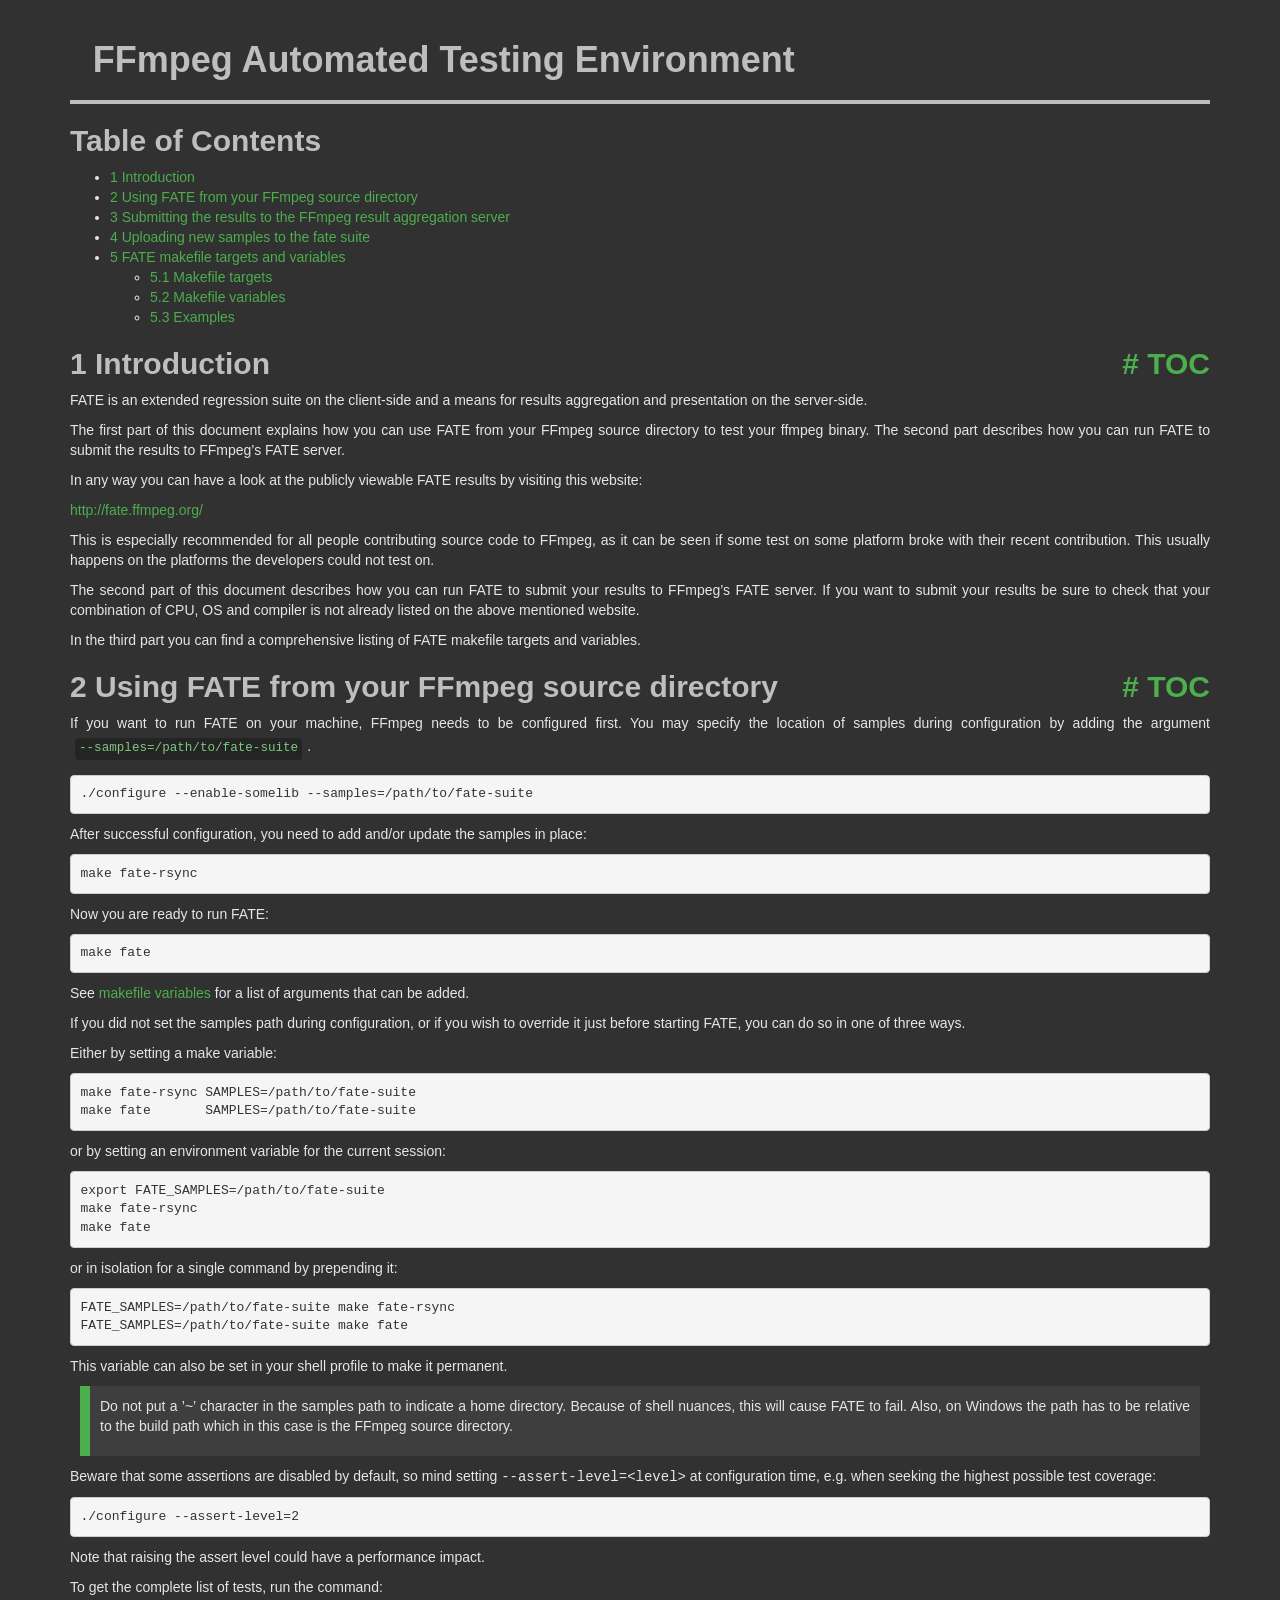
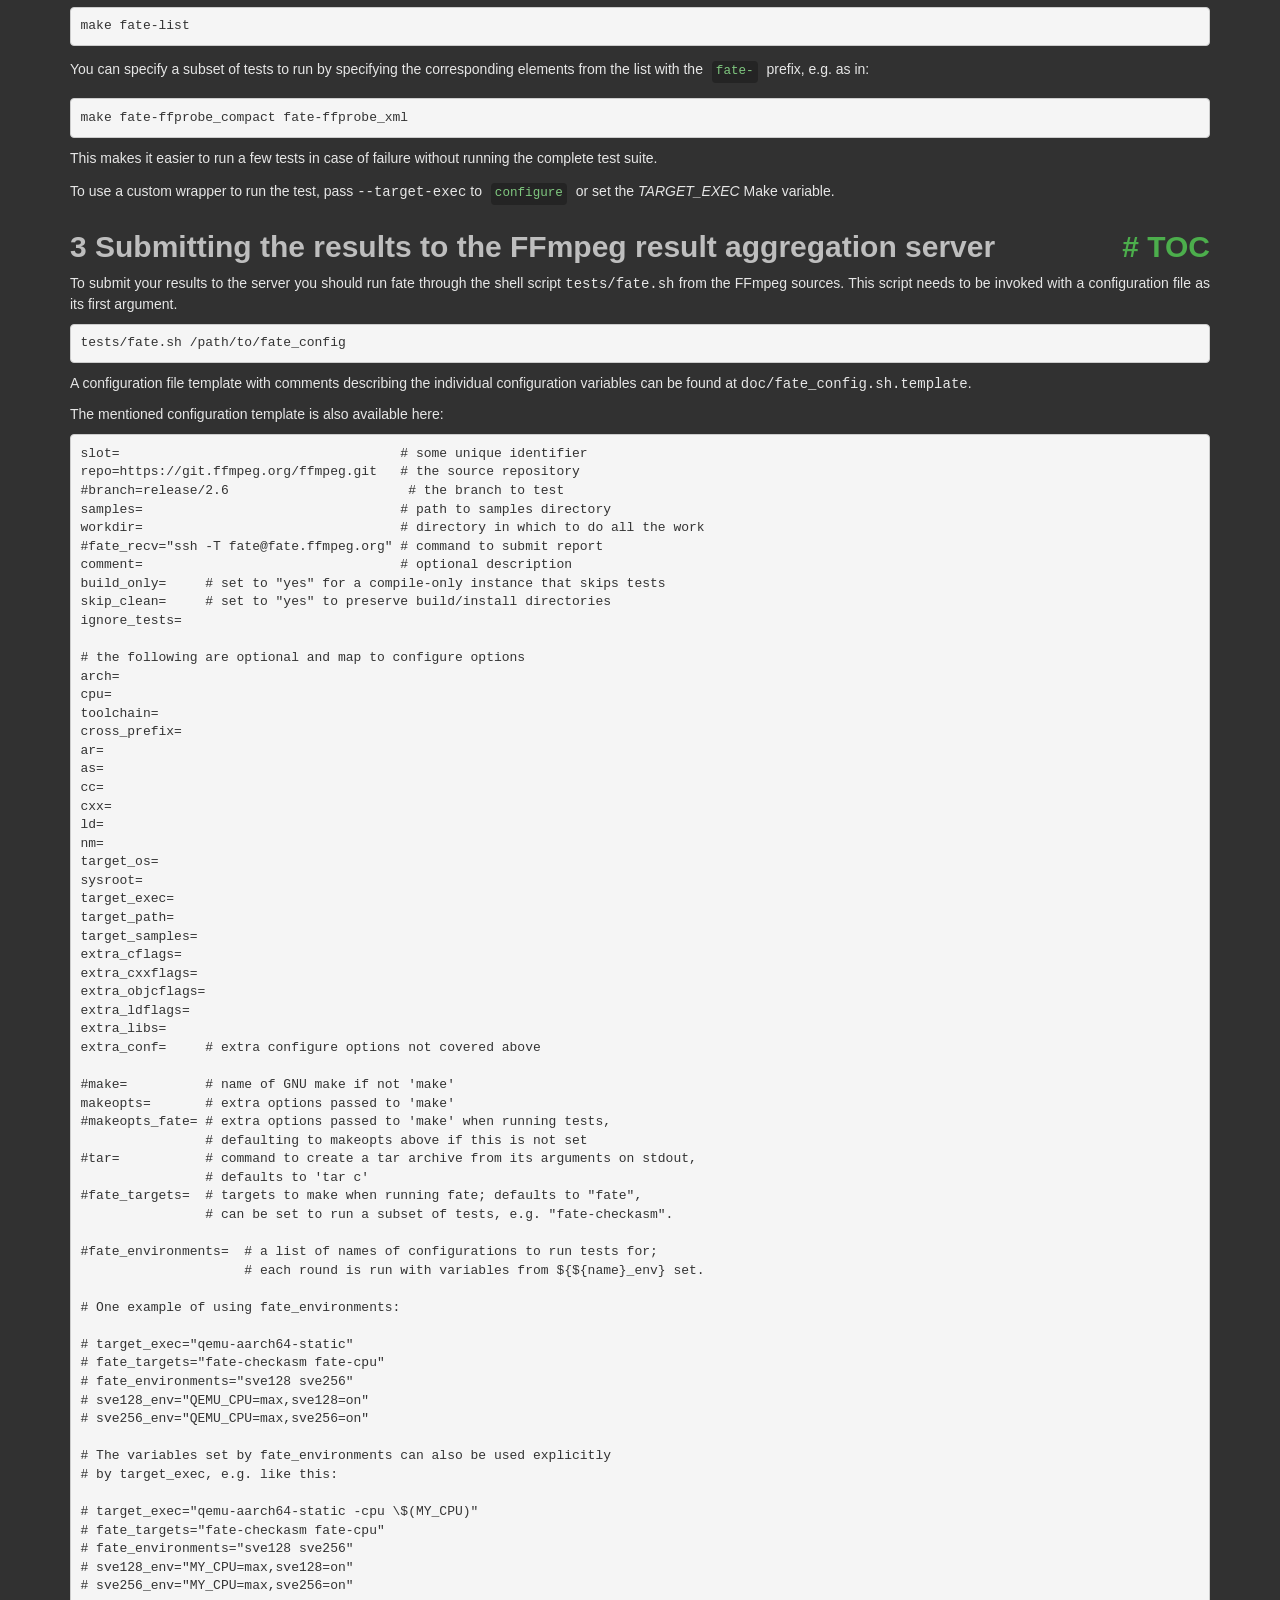
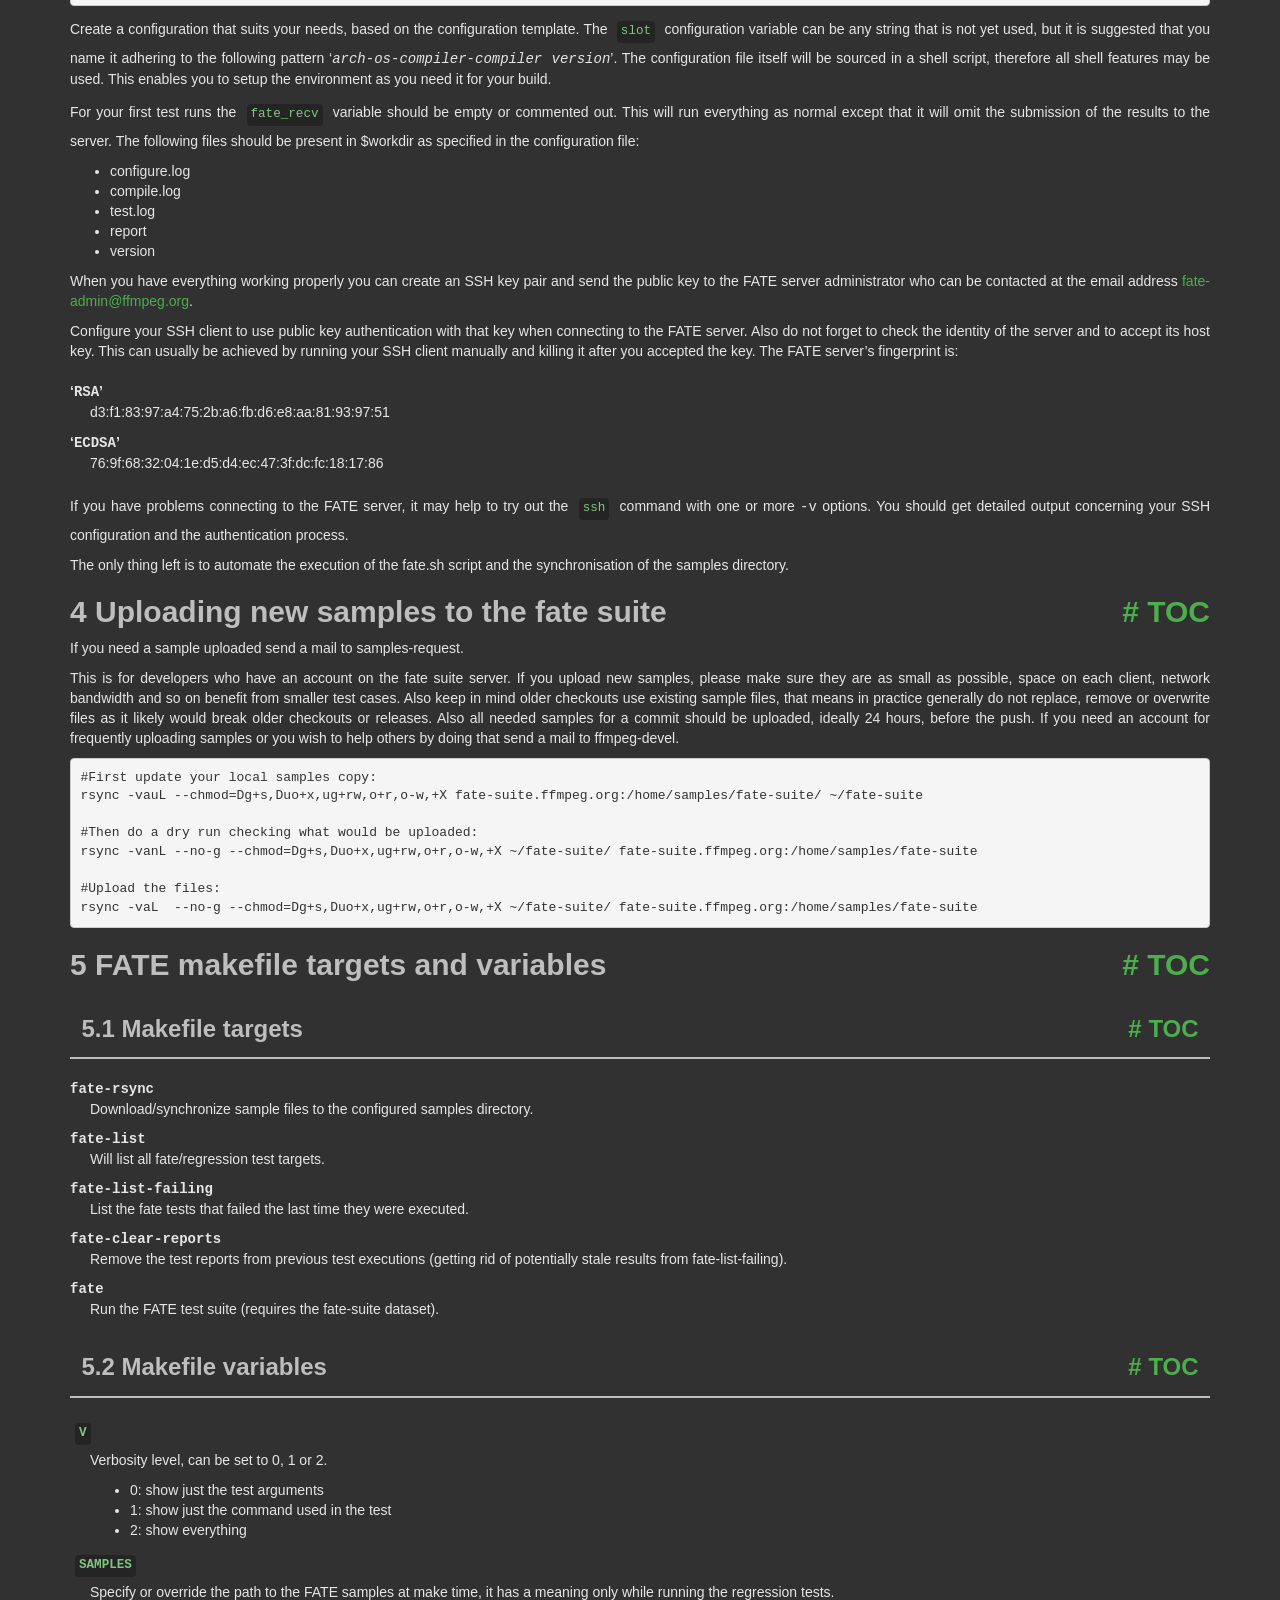
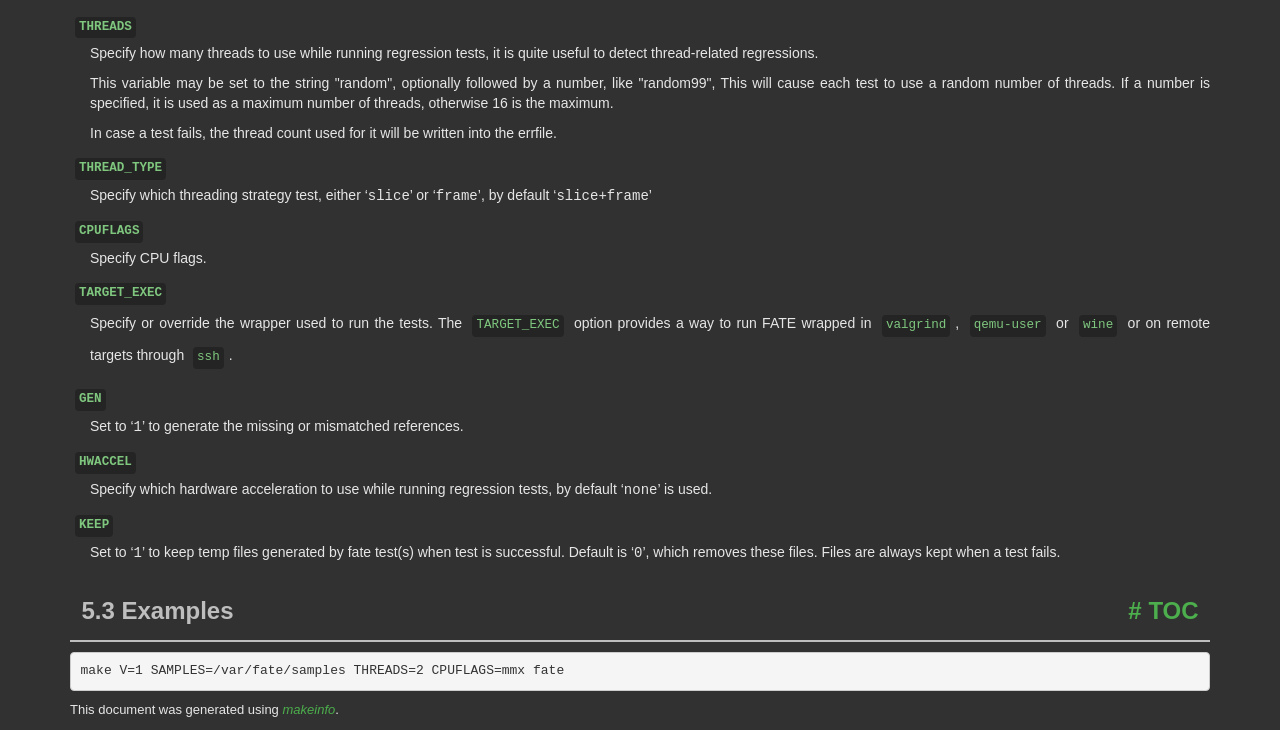
<file: ffmpeg/doc/fate.html>
<!DOCTYPE html PUBLIC "-//W3C//DTD HTML 4.01 Transitional//EN" "http://www.w3.org/TR/html4/loose.dtd">
<html>
<!-- Created by GNU Texinfo 7.2, https://www.gnu.org/software/texinfo/ -->
  <head>
    <meta charset="utf-8">
    <title>
      FFmpeg Automated Testing Environment
    </title>
    <meta name="viewport" content="width=device-width,initial-scale=1.0">
    <link rel="stylesheet" type="text/css" href="bootstrap.min.css">
    <link rel="stylesheet" type="text/css" href="style.min.css">
  </head>
  <body>
    <div class="container">
      <h1>
      FFmpeg Automated Testing Environment
      </h1>


<a name="Top"></a>
<a name="SEC_Top"></a>

<div class="region-contents" id="SEC_Contents">
<h2 class="contents-heading">Table of Contents</h2>

<div class="contents">

<ul class="toc-numbered-mark">
  <li><a id="toc-Introduction" href="#Introduction">1 Introduction</a></li>
  <li><a id="toc-Using-FATE-from-your-FFmpeg-source-directory" href="#Using-FATE-from-your-FFmpeg-source-directory">2 Using FATE from your FFmpeg source directory</a></li>
  <li><a id="toc-Submitting-the-results-to-the-FFmpeg-result-aggregation-server" href="#Submitting-the-results-to-the-FFmpeg-result-aggregation-server">3 Submitting the results to the FFmpeg result aggregation server</a></li>
  <li><a id="toc-Uploading-new-samples-to-the-fate-suite" href="#Uploading-new-samples-to-the-fate-suite">4 Uploading new samples to the fate suite</a></li>
  <li><a id="toc-FATE-makefile-targets-and-variables" href="#FATE-makefile-targets-and-variables">5 FATE makefile targets and variables</a>
  <ul class="toc-numbered-mark">
    <li><a id="toc-Makefile-targets" href="#Makefile-targets">5.1 Makefile targets</a></li>
    <li><a id="toc-Makefile-variables" href="#Makefile-variables">5.2 Makefile variables</a></li>
    <li><a id="toc-Examples" href="#Examples">5.3 Examples</a></li>
  </ul></li>
</ul>
</div>
</div>

<a name="Introduction"></a>
<h2 class="chapter">1 Introduction<span class="pull-right"><a class="anchor hidden-xs" href="#Introduction" aria-hidden="true">#</a> <a class="anchor hidden-xs"href="#toc-Introduction" aria-hidden="true">TOC</a></span></h2>

<p>FATE is an extended regression suite on the client-side and a means
for results aggregation and presentation on the server-side.
</p>
<p>The first part of this document explains how you can use FATE from
your FFmpeg source directory to test your ffmpeg binary. The second
part describes how you can run FATE to submit the results to FFmpeg&rsquo;s
FATE server.
</p>
<p>In any way you can have a look at the publicly viewable FATE results
by visiting this website:
</p>
<p><a class="url" href="http://fate.ffmpeg.org/">http://fate.ffmpeg.org/</a>
</p>
<p>This is especially recommended for all people contributing source
code to FFmpeg, as it can be seen if some test on some platform broke
with their recent contribution. This usually happens on the platforms
the developers could not test on.
</p>
<p>The second part of this document describes how you can run FATE to
submit your results to FFmpeg&rsquo;s FATE server. If you want to submit your
results be sure to check that your combination of CPU, OS and compiler
is not already listed on the above mentioned website.
</p>
<p>In the third part you can find a comprehensive listing of FATE makefile
targets and variables.
</p>

<a name="Using-FATE-from-your-FFmpeg-source-directory"></a>
<h2 class="chapter">2 Using FATE from your FFmpeg source directory<span class="pull-right"><a class="anchor hidden-xs" href="#Using-FATE-from-your-FFmpeg-source-directory" aria-hidden="true">#</a> <a class="anchor hidden-xs"href="#toc-Using-FATE-from-your-FFmpeg-source-directory" aria-hidden="true">TOC</a></span></h2>

<p>If you want to run FATE on your machine, FFmpeg needs to be configured first.
You may specify the location of samples during configuration by adding the
argument <code class="code">--samples=/path/to/fate-suite</code>.
</p>
<div class="example">
<pre class="example-preformatted">./configure --enable-somelib --samples=/path/to/fate-suite
</pre></div>

<p>After successful configuration, you need to add and/or update the samples in place:
</p>
<div class="example">
<pre class="example-preformatted">make fate-rsync
</pre></div>

<p>Now you are ready to run FATE:
</p>
<div class="example">
<pre class="example-preformatted">make fate
</pre></div>

<p>See <a class="ref" href="#makefile-variables">makefile variables</a> for a list of arguments that can be added.
</p>
<p>If you did not set the samples path during configuration, or if you wish to
override it just before starting FATE, you can do so in one of three ways.
</p>
<p>Either by setting a make variable:
</p>
<div class="example">
<pre class="example-preformatted">make fate-rsync SAMPLES=/path/to/fate-suite
make fate       SAMPLES=/path/to/fate-suite
</pre></div>

<p>or by setting an environment variable for the current session:
</p>
<div class="example">
<pre class="example-preformatted">export FATE_SAMPLES=/path/to/fate-suite
make fate-rsync
make fate
</pre></div>

<p>or in isolation for a single command by prepending it:
</p>
<div class="example">
<pre class="example-preformatted">FATE_SAMPLES=/path/to/fate-suite make fate-rsync
FATE_SAMPLES=/path/to/fate-suite make fate
</pre></div>

<p>This variable can also be set in your shell profile to make it permanent.
</p>
<div class="info">
<p>Do not put a &rsquo;~&rsquo; character in the samples path to indicate a home
directory. Because of shell nuances, this will cause FATE to fail.
Also, on Windows the path has to be relative to the build path
which in this case is the FFmpeg source directory.
</p></div>
<p>Beware that some assertions are disabled by default, so mind setting
<samp class="option">--assert-level=&lt;level&gt;</samp> at configuration time, e.g. when seeking
the highest possible test coverage:
</p><div class="example">
<pre class="example-preformatted">./configure --assert-level=2
</pre></div>
<p>Note that raising the assert level could have a performance impact.
</p>
<p>To get the complete list of tests, run the command:
</p><div class="example">
<pre class="example-preformatted">make fate-list
</pre></div>

<p>You can specify a subset of tests to run by specifying the
corresponding elements from the list with the <code class="code">fate-</code> prefix,
e.g. as in:
</p><div class="example">
<pre class="example-preformatted">make fate-ffprobe_compact fate-ffprobe_xml
</pre></div>

<p>This makes it easier to run a few tests in case of failure without
running the complete test suite.
</p>
<p>To use a custom wrapper to run the test, pass <samp class="option">--target-exec</samp> to
<code class="command">configure</code> or set the <var class="var">TARGET_EXEC</var> Make variable.
</p>

<a name="Submitting-the-results-to-the-FFmpeg-result-aggregation-server"></a>
<h2 class="chapter">3 Submitting the results to the FFmpeg result aggregation server<span class="pull-right"><a class="anchor hidden-xs" href="#Submitting-the-results-to-the-FFmpeg-result-aggregation-server" aria-hidden="true">#</a> <a class="anchor hidden-xs"href="#toc-Submitting-the-results-to-the-FFmpeg-result-aggregation-server" aria-hidden="true">TOC</a></span></h2>

<p>To submit your results to the server you should run fate through the
shell script <samp class="file">tests/fate.sh</samp> from the FFmpeg sources. This script needs
to be invoked with a configuration file as its first argument.
</p>
<div class="example">
<pre class="example-preformatted">tests/fate.sh /path/to/fate_config
</pre></div>

<p>A configuration file template with comments describing the individual
configuration variables can be found at <samp class="file">doc/fate_config.sh.template</samp>.
</p>
<p>The mentioned configuration template is also available here:
</p><pre class="verbatim">slot=                                    # some unique identifier
repo=https://git.ffmpeg.org/ffmpeg.git   # the source repository
#branch=release/2.6                       # the branch to test
samples=                                 # path to samples directory
workdir=                                 # directory in which to do all the work
#fate_recv=&quot;ssh -T fate@fate.ffmpeg.org&quot; # command to submit report
comment=                                 # optional description
build_only=     # set to &quot;yes&quot; for a compile-only instance that skips tests
skip_clean=     # set to &quot;yes&quot; to preserve build/install directories
ignore_tests=

# the following are optional and map to configure options
arch=
cpu=
toolchain=
cross_prefix=
ar=
as=
cc=
cxx=
ld=
nm=
target_os=
sysroot=
target_exec=
target_path=
target_samples=
extra_cflags=
extra_cxxflags=
extra_objcflags=
extra_ldflags=
extra_libs=
extra_conf=     # extra configure options not covered above

#make=          # name of GNU make if not 'make'
makeopts=       # extra options passed to 'make'
#makeopts_fate= # extra options passed to 'make' when running tests,
                # defaulting to makeopts above if this is not set
#tar=           # command to create a tar archive from its arguments on stdout,
                # defaults to 'tar c'
#fate_targets=  # targets to make when running fate; defaults to &quot;fate&quot;,
                # can be set to run a subset of tests, e.g. &quot;fate-checkasm&quot;.

#fate_environments=  # a list of names of configurations to run tests for;
                     # each round is run with variables from ${${name}_env} set.

# One example of using fate_environments:

# target_exec=&quot;qemu-aarch64-static&quot;
# fate_targets=&quot;fate-checkasm fate-cpu&quot;
# fate_environments=&quot;sve128 sve256&quot;
# sve128_env=&quot;QEMU_CPU=max,sve128=on&quot;
# sve256_env=&quot;QEMU_CPU=max,sve256=on&quot;

# The variables set by fate_environments can also be used explicitly
# by target_exec, e.g. like this:

# target_exec=&quot;qemu-aarch64-static -cpu \$(MY_CPU)&quot;
# fate_targets=&quot;fate-checkasm fate-cpu&quot;
# fate_environments=&quot;sve128 sve256&quot;
# sve128_env=&quot;MY_CPU=max,sve128=on&quot;
# sve256_env=&quot;MY_CPU=max,sve256=on&quot;
</pre>
<p>Create a configuration that suits your needs, based on the configuration
template. The <code class="env">slot</code> configuration variable can be any string that is not
yet used, but it is suggested that you name it adhering to the following
pattern &lsquo;<samp class="samp"><var class="var">arch</var>-<var class="var">os</var>-<var class="var">compiler</var>-<var class="var">compiler version</var></samp>&rsquo;. The
configuration file itself will be sourced in a shell script, therefore all
shell features may be used. This enables you to setup the environment as you
need it for your build.
</p>
<p>For your first test runs the <code class="env">fate_recv</code> variable should be empty or
commented out. This will run everything as normal except that it will omit
the submission of the results to the server. The following files should be
present in $workdir as specified in the configuration file:
</p>
<ul class="itemize mark-bullet">
<li>configure.log
    </li><li>compile.log
    </li><li>test.log
    </li><li>report
    </li><li>version
</li></ul>

<p>When you have everything working properly you can create an SSH key pair
and send the public key to the FATE server administrator who can be contacted
at the email address <a class="email" href="mailto:fate-admin@ffmpeg.org">fate-admin@ffmpeg.org</a>.
</p>
<p>Configure your SSH client to use public key authentication with that key
when connecting to the FATE server. Also do not forget to check the identity
of the server and to accept its host key. This can usually be achieved by
running your SSH client manually and killing it after you accepted the key.
The FATE server&rsquo;s fingerprint is:
</p>
<dl class="table">
<dt>&lsquo;<samp class="samp">RSA</samp>&rsquo;</dt>
<dd><p>d3:f1:83:97:a4:75:2b:a6:fb:d6:e8:aa:81:93:97:51
</p></dd>
<dt>&lsquo;<samp class="samp">ECDSA</samp>&rsquo;</dt>
<dd><p>76:9f:68:32:04:1e:d5:d4:ec:47:3f:dc:fc:18:17:86
</p></dd>
</dl>

<p>If you have problems connecting to the FATE server, it may help to try out
the <code class="command">ssh</code> command with one or more <samp class="option">-v</samp> options. You should
get detailed output concerning your SSH configuration and the authentication
process.
</p>
<p>The only thing left is to automate the execution of the fate.sh script and
the synchronisation of the samples directory.
</p>
<a name="Uploading-new-samples-to-the-fate-suite"></a>
<h2 class="chapter">4 Uploading new samples to the fate suite<span class="pull-right"><a class="anchor hidden-xs" href="#Uploading-new-samples-to-the-fate-suite" aria-hidden="true">#</a> <a class="anchor hidden-xs"href="#toc-Uploading-new-samples-to-the-fate-suite" aria-hidden="true">TOC</a></span></h2>

<p>If you need a sample uploaded send a mail to samples-request.
</p>
<p>This is for developers who have an account on the fate suite server.
If you upload new samples, please make sure they are as small as possible,
space on each client, network bandwidth and so on benefit from smaller test cases.
Also keep in mind older checkouts use existing sample files, that means in
practice generally do not replace, remove or overwrite files as it likely would
break older checkouts or releases.
Also all needed samples for a commit should be uploaded, ideally 24
hours, before the push.
If you need an account for frequently uploading samples or you wish to help
others by doing that send a mail to ffmpeg-devel.
</p>
<div class="example">
<pre class="example-preformatted">#First update your local samples copy:
rsync -vauL --chmod=Dg+s,Duo+x,ug+rw,o+r,o-w,+X fate-suite.ffmpeg.org:/home/samples/fate-suite/ ~/fate-suite

#Then do a dry run checking what would be uploaded:
rsync -vanL --no-g --chmod=Dg+s,Duo+x,ug+rw,o+r,o-w,+X ~/fate-suite/ fate-suite.ffmpeg.org:/home/samples/fate-suite

#Upload the files:
rsync -vaL  --no-g --chmod=Dg+s,Duo+x,ug+rw,o+r,o-w,+X ~/fate-suite/ fate-suite.ffmpeg.org:/home/samples/fate-suite
</pre></div>


<a name="FATE-makefile-targets-and-variables"></a>
<h2 class="chapter">5 FATE makefile targets and variables<span class="pull-right"><a class="anchor hidden-xs" href="#FATE-makefile-targets-and-variables" aria-hidden="true">#</a> <a class="anchor hidden-xs"href="#toc-FATE-makefile-targets-and-variables" aria-hidden="true">TOC</a></span></h2>

<a name="Makefile-targets"></a>
<h3 class="section">5.1 Makefile targets<span class="pull-right"><a class="anchor hidden-xs" href="#Makefile-targets" aria-hidden="true">#</a> <a class="anchor hidden-xs"href="#toc-Makefile-targets" aria-hidden="true">TOC</a></span></h3>

<dl class="table">
<dt><samp class="option">fate-rsync</samp></dt>
<dd><p>Download/synchronize sample files to the configured samples directory.
</p>
</dd>
<dt><samp class="option">fate-list</samp></dt>
<dd><p>Will list all fate/regression test targets.
</p>
</dd>
<dt><samp class="option">fate-list-failing</samp></dt>
<dd><p>List the fate tests that failed the last time they were executed.
</p>
</dd>
<dt><samp class="option">fate-clear-reports</samp></dt>
<dd><p>Remove the test reports from previous test executions (getting rid of
potentially stale results from fate-list-failing).
</p>
</dd>
<dt><samp class="option">fate</samp></dt>
<dd><p>Run the FATE test suite (requires the fate-suite dataset).
</p></dd>
</dl>

<a name="Makefile-variables"></a>
<h3 class="section">5.2 Makefile variables<span class="pull-right"><a class="anchor hidden-xs" href="#Makefile-variables" aria-hidden="true">#</a> <a class="anchor hidden-xs"href="#toc-Makefile-variables" aria-hidden="true">TOC</a></span></h3>
<a class="anchor" id="makefile-variables"></a>
<dl class="table">
<dt><code class="env">V</code></dt>
<dd><p>Verbosity level, can be set to 0, 1 or 2.
    </p><ul class="itemize mark-bullet">
<li>0: show just the test arguments
        </li><li>1: show just the command used in the test
        </li><li>2: show everything
    </li></ul>

</dd>
<dt><code class="env">SAMPLES</code></dt>
<dd><p>Specify or override the path to the FATE samples at make time, it has a
meaning only while running the regression tests.
</p>
</dd>
<dt><code class="env">THREADS</code></dt>
<dd><p>Specify how many threads to use while running regression tests, it is
quite useful to detect thread-related regressions.
</p>
<p>This variable may be set to the string &quot;random&quot;, optionally followed by a
number, like &quot;random99&quot;, This will cause each test to use a random number of
threads. If a number is specified, it is used as a maximum number of threads,
otherwise 16 is the maximum.
</p>
<p>In case a test fails, the thread count used for it will be written into the
errfile.
</p>
</dd>
<dt><code class="env">THREAD_TYPE</code></dt>
<dd><p>Specify which threading strategy test, either &lsquo;<samp class="samp">slice</samp>&rsquo; or &lsquo;<samp class="samp">frame</samp>&rsquo;,
by default &lsquo;<samp class="samp">slice+frame</samp>&rsquo;
</p>
</dd>
<dt><code class="env">CPUFLAGS</code></dt>
<dd><p>Specify CPU flags.
</p>
</dd>
<dt><code class="env">TARGET_EXEC</code></dt>
<dd><p>Specify or override the wrapper used to run the tests.
The <code class="env">TARGET_EXEC</code> option provides a way to run FATE wrapped in
<code class="command">valgrind</code>, <code class="command">qemu-user</code> or <code class="command">wine</code> or on remote targets
through <code class="command">ssh</code>.
</p>
</dd>
<dt><code class="env">GEN</code></dt>
<dd><p>Set to &lsquo;<samp class="samp">1</samp>&rsquo; to generate the missing or mismatched references.
</p>
</dd>
<dt><code class="env">HWACCEL</code></dt>
<dd><p>Specify which hardware acceleration to use while running regression tests,
by default &lsquo;<samp class="samp">none</samp>&rsquo; is used.
</p>
</dd>
<dt><code class="env">KEEP</code></dt>
<dd><p>Set to &lsquo;<samp class="samp">1</samp>&rsquo; to keep temp files generated by fate test(s) when test is successful.
Default is &lsquo;<samp class="samp">0</samp>&rsquo;, which removes these files. Files are always kept when a test
fails.
</p>
</dd>
</dl>

<a name="Examples"></a>
<h3 class="section">5.3 Examples<span class="pull-right"><a class="anchor hidden-xs" href="#Examples" aria-hidden="true">#</a> <a class="anchor hidden-xs"href="#toc-Examples" aria-hidden="true">TOC</a></span></h3>

<div class="example">
<pre class="example-preformatted">make V=1 SAMPLES=/var/fate/samples THREADS=2 CPUFLAGS=mmx fate
</pre></div>
      <p style="font-size: small;">
        This document was generated using <a class="uref" href="https://www.gnu.org/software/texinfo/"><em class="emph">makeinfo</em></a>.
      </p>
    </div>
  </body>
</html>
</file>
<file: ffmpeg/doc/style.min.css>
/*!
The MIT License (MIT)

Copyright (c) 2014 Barbara Lepage <db0company@gmail.com>

Permission is hereby granted, free of charge, to any person obtaining a copy
of this software and associated documentation files (the "Software"), to deal
in the Software without restriction, including without limitation the rights
to use, copy, modify, merge, publish, distribute, sublicense, and/or sell
copies of the Software, and to permit persons to whom the Software is
furnished to do so, subject to the following conditions:

The above copyright notice and this permission notice shall be included in all
copies or substantial portions of the Software.

THE SOFTWARE IS PROVIDED "AS IS", WITHOUT WARRANTY OF ANY KIND, EXPRESS OR
IMPLIED, INCLUDING BUT NOT LIMITED TO THE WARRANTIES OF MERCHANTABILITY,
FITNESS FOR A PARTICULAR PURPOSE AND NONINFRINGEMENT. IN NO EVENT SHALL THE
AUTHORS OR COPYRIGHT HOLDERS BE LIABLE FOR ANY CLAIM, DAMAGES OR OTHER
LIABILITY, WHETHER IN AN ACTION OF CONTRACT, TORT OR OTHERWISE, ARISING FROM,
OUT OF OR IN CONNECTION WITH THE SOFTWARE OR THE USE OR OTHER DEALINGS IN THE
SOFTWARE.
 */body{background-color:#313131;color:#e6e6e6;text-align:justify}body, h1, h2, h3, h4, h5, h6{font-family:"Lucida Grande","Lucida Sans Unicode","Lucida Sans","Helvetica Neue",Helvetica,Verdana,Tahoma,sans-serif}a{color:#4cae4c}a strong{color:#e6e6e6}a:hover{color:#7fc77f}a:hover strong{color:#4cae4c}main{width:100% ! important;min-height:600px;margin:auto}h1, h2, h3, h4{font-weight:bold;text-align:left}h1, h2, h3{color:#bebebe}h1 strong, h2 strong, h3 strong{color:#e6e6e6}h4, h5, h6{color:#3c8b3c}h1{border-bottom:4px #bebebe solid;padding:20px 2%}h3{border-bottom:2px #bebebe solid;padding:15px 1%}h4{border-bottom:1px solid #e6e6e6;padding:10px 0;margin:20px 0;color:#e6e6e6}.list-group .list-group-item{background-color:#3e3e3e;border-color:black}.list-group.list-group-big .list-group-item{padding:25px}.list-group a.list-group-item{color:#7fc77f}.list-group a.list-group-item:hover{background-color:#313131;color:#4cae4c}.well{background-color:#242424;border-color:black;color:#bebebe}.well strong{color:#e6e6e6}.well code{background-color:#313131}.well hr{border-color:#3c8b3c}.well h3{margin:5px 0 15px 0;border:0;padding:0}.well a{color:#4cae4c}.well a.btn{color:white}.well small{display:block;padding:0 10px;font-style:italic}.well.example{padding-top:40px;margin-bottom:130px}.well.example pre{margin:50px;margin-bottom:30px;font-size:1.5em}.well.example .btn{margin-right:50px;margin-bottom:20px}.well.well-with-icon{min-height:136px}.well.well-with-icon .pull-right,.well.well-with-icon .pull-left{background-color:#4cae4c;color:#e6e6e6;padding:10px;border-radius:5px;margin:5px}.well.well-with-icon .pull-right{margin-left:20px}.well.well-with-icon .pull-left{margin-right:20px}a.well{display:block}a.well:hover{text-decoration:none;opacity:0.8}.info, .warning{margin:10px;padding:10px;background-color:#3e3e3e;color:#e6e6e6}.info code, .warning code{background-color:#313131}.info{border-left:10px #4cae4c solid}.warning{border-left:10px #ae4c4c solid}.with-icon{padding:30px}.with-icon .pull-left{padding-right:30px}.with-icon .pull-right{padding-left:30px}dd{margin-left:20px}code{background-color:#242424;color:#7fc77f;display:inline-block;margin:5px}.table{margin:20px 0;border-radius:4px}.table th,.table td,.table tr{border:1px solid #171717}.table tr th{background-color:#3e3e3e;border-bottom:2px solid #e6e6e6}.table tr:nth-child(odd){background-color:#242424}#sidebar-wrapper, .navbar{background-color:#171717;overflow-x:hidden}#sidebar-wrapper .sidebar-brand img,#sidebar-wrapper .navbar-brand img, .navbar .sidebar-brand img, .navbar .navbar-brand img{opacity:0.6;margin-right:8px}#sidebar-wrapper .sidebar-brand:hover,#sidebar-wrapper .navbar-brand:hover, .navbar .sidebar-brand:hover, .navbar .navbar-brand:hover{color:#fff}#sidebar-wrapper .sidebar-brand:hover img,#sidebar-wrapper .navbar-brand:hover img, .navbar .sidebar-brand:hover img, .navbar .navbar-brand:hover img{opacity:1}#sidebar-wrapper .sidebar-nav li ul, .navbar .sidebar-nav li ul{list-style-type:none;padding:0}#sidebar-wrapper .sidebar-nav li ul li, .navbar .sidebar-nav li ul li{line-height:20px}#sidebar-wrapper .sidebar-nav li ul li a, .navbar .sidebar-nav li ul li a{padding-left:20px}.content-header{height:auto;background-color:#242424}.content-header h1{color:#e6e6e6;display:block;margin:0;margin-bottom:20px;line-height:normal;border-bottom:none}#download h4, #index h4{margin-top:180px}#download h4.first, #index h4.first{margin-top:20px}#download h4.first small, #index h4.first small{color:inherit;font-size:1em}#download .btn-download-wrapper, #index .btn-download-wrapper{text-align:center;margin:160px auto}#download .btn-download-wrapper .btn, #index .btn-download-wrapper .btn{font-size:3em;padding:3%;display:inline-block;margin-bottom:5px}#download .btn-download-wrapper small, #index .btn-download-wrapper small{display:block;font-size:0.4em}#download h2.description, #index h2.description{color:#e6e6e6;font-size:2em;font-weight:bold;margin:120px 50px;line-height:2em}#download h2.description .label, #index h2.description .label{font-size:0.5em}#download .btn-download-wrapper{margin:40px auto}#download .os-selector{text-align:center;color:#e6e6e6;margin:30px 0}#download .os-selector a.btn-build{color:#e6e6e6;display:block;padding:20px;border-radius:2px}#download .os-selector .btn-build[href="#build-linux"]{background-color:#e43}#download .os-selector .btn-build[href="#build-linux"]:hover{color:#e43;background-color:#e6e6e6}#download .os-selector .btn-build[href="#build-windows"]{background-color:#06a}#download .os-selector .btn-build[href="#build-windows"]:hover{color:#06a;background-color:#e6e6e6}#download .os-selector .btn-build[href="#build-mac"]{background-color:darkgrey}#download .os-selector .btn-build[href="#build-mac"]:hover{color:darkgrey;background-color:#e6e6e6}#download .os-selector .tab-content{margin-top:20px}#download .os-selector #build-linux h3{color:#e43}#download .os-selector #build-windows h3{color:#06a}#download .os-selector #build-mac h3{color:darkgrey}footer{background-color:#242424;border-top:1px #101010 solid;padding:20px 0%}footer a{display:block}footer img[alt="FFmpeg"]{width:50%;display:block;margin:auto}.example.user-good pre{color:#bfbfbf;border:1px solid #357735;border-left:10px solid #357735;background-color:#242424}.example.user-bad pre{color:#bfbfbf;border:1px solid #ae4c4c;border-left:10px solid #ae4c4c;background-color:#242424}
</file>
